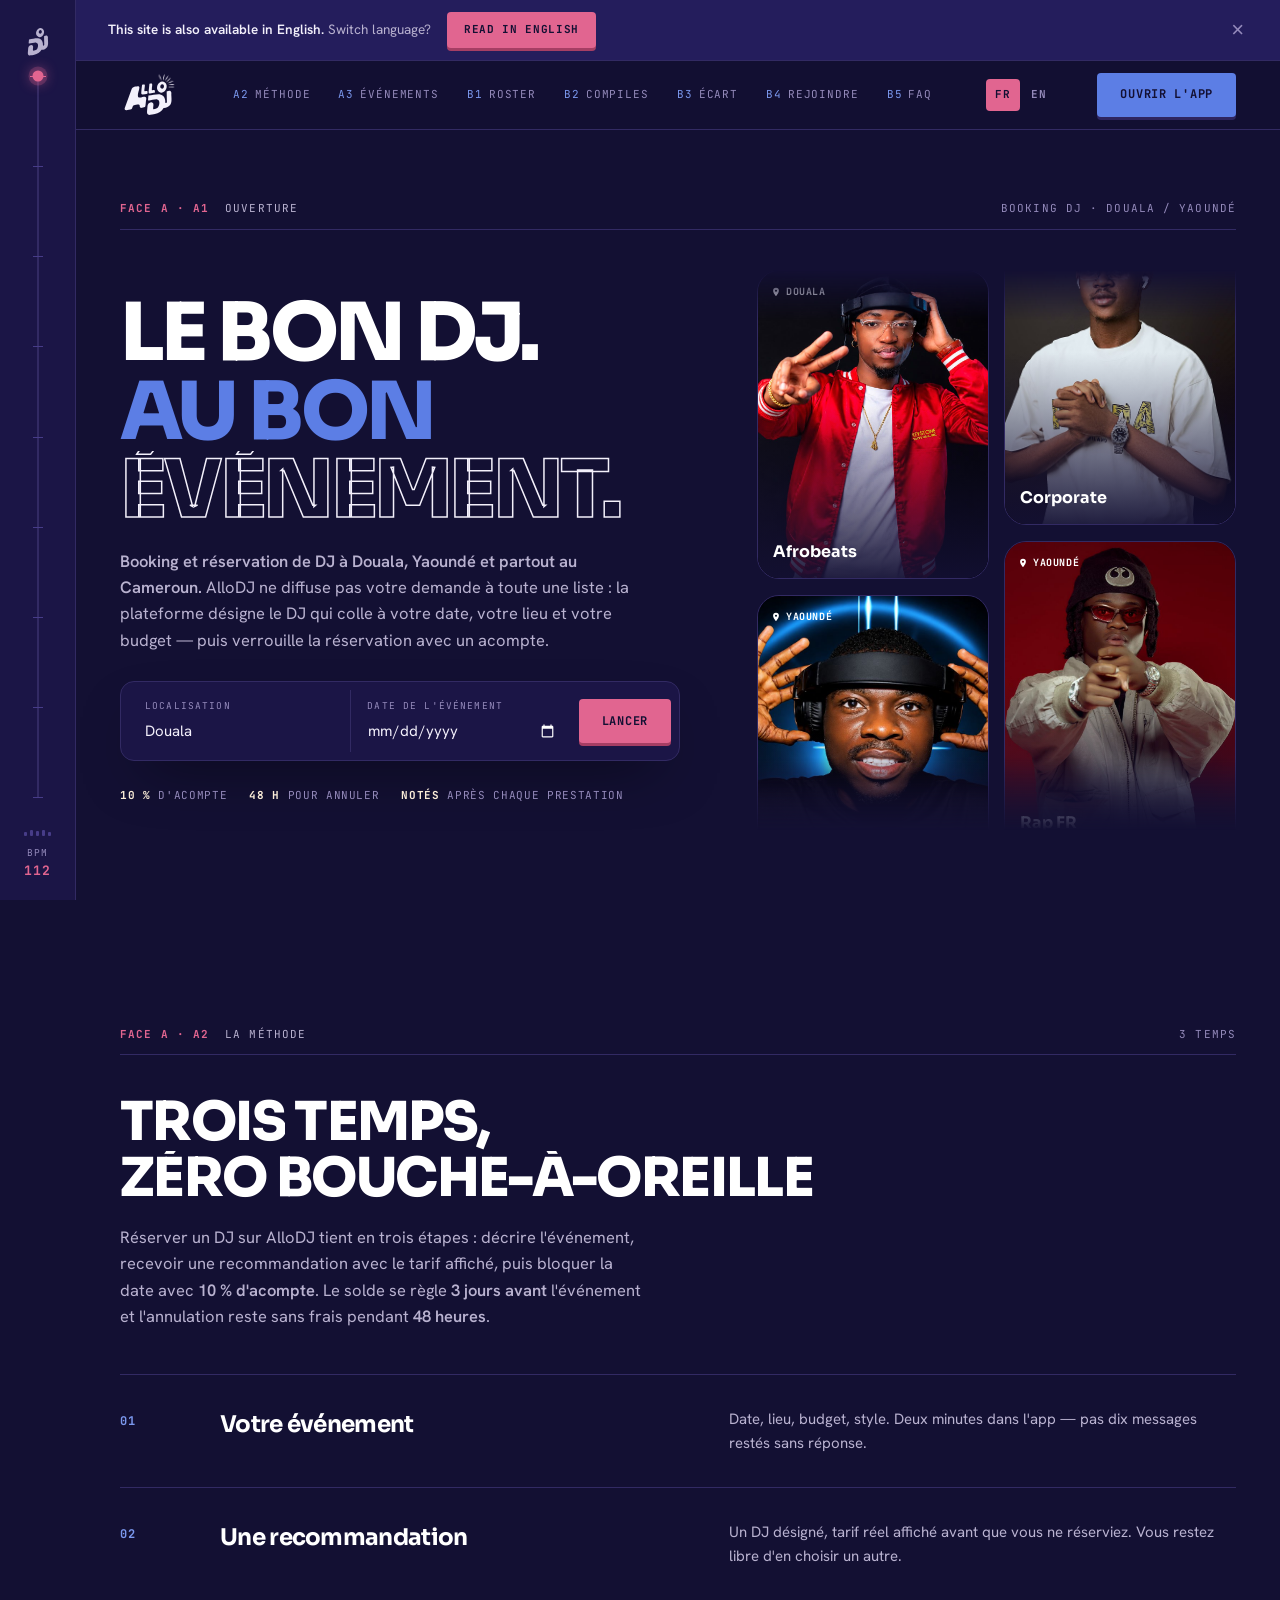
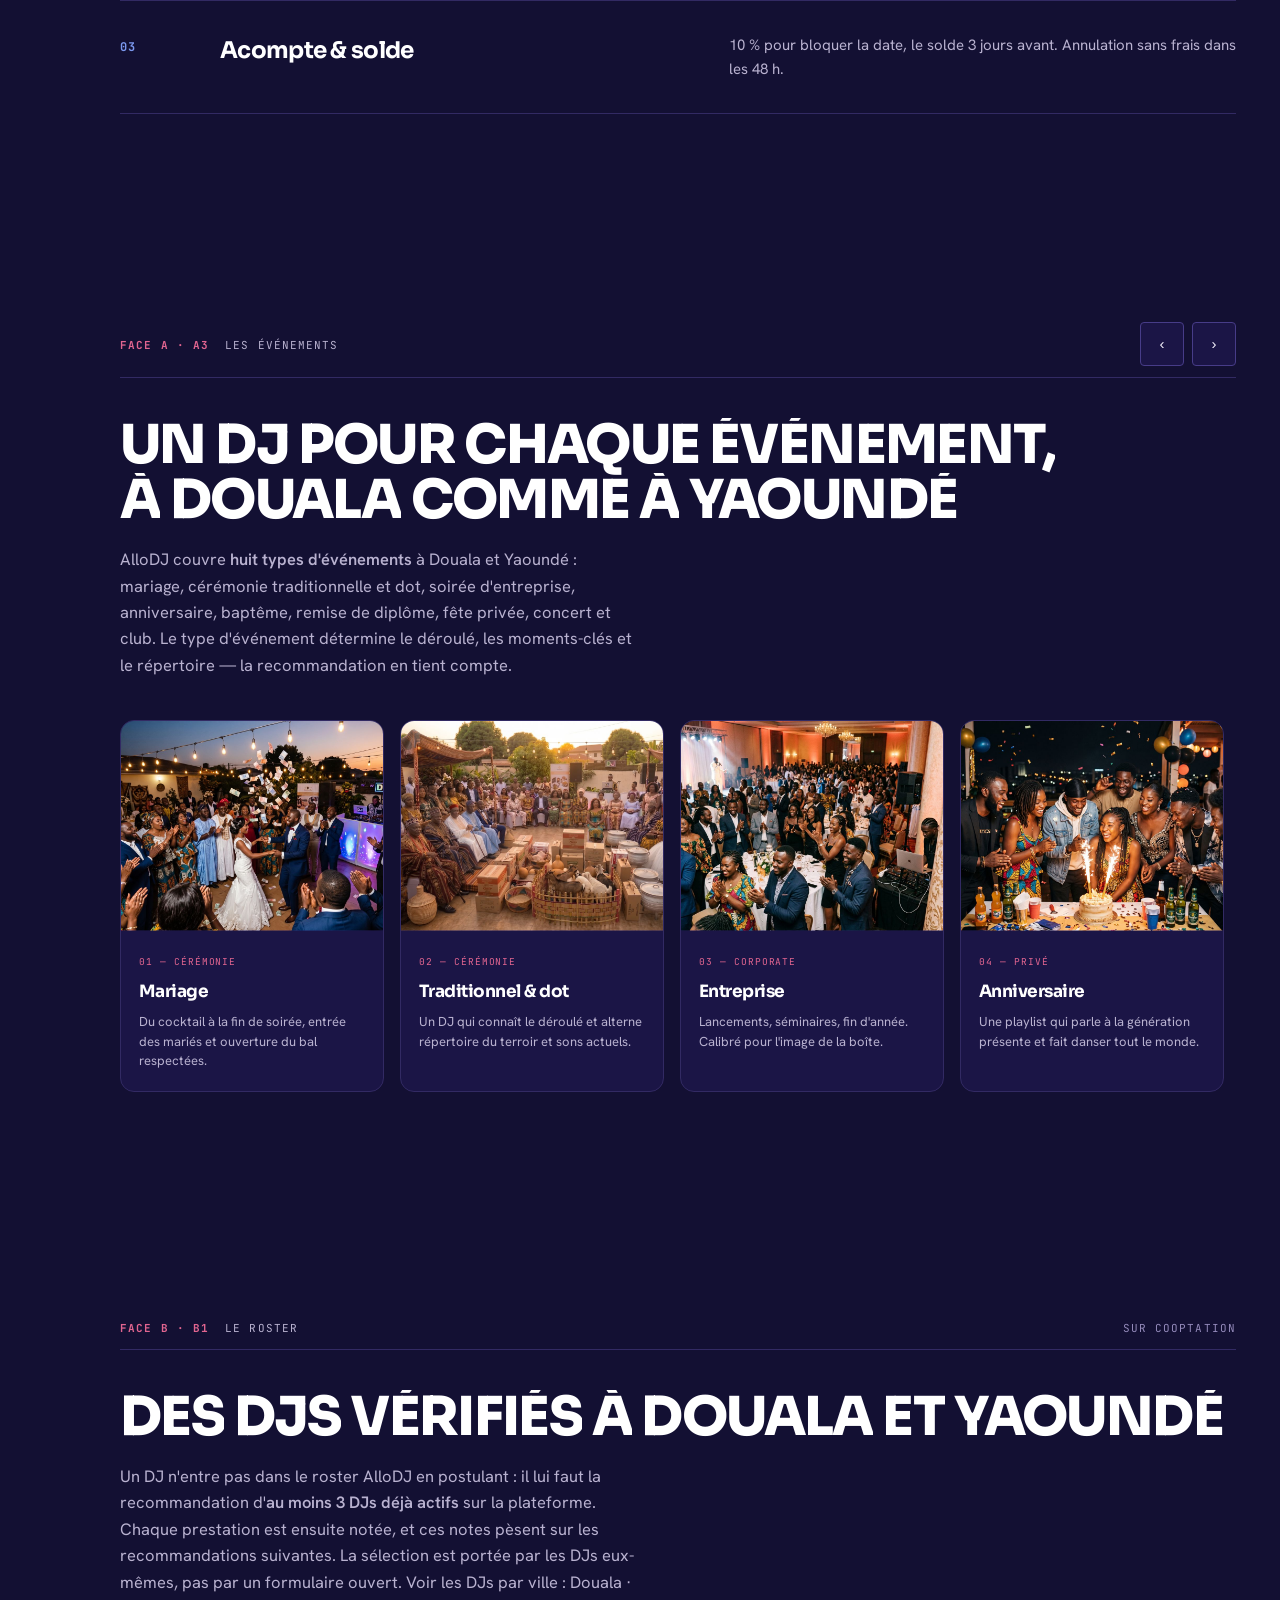
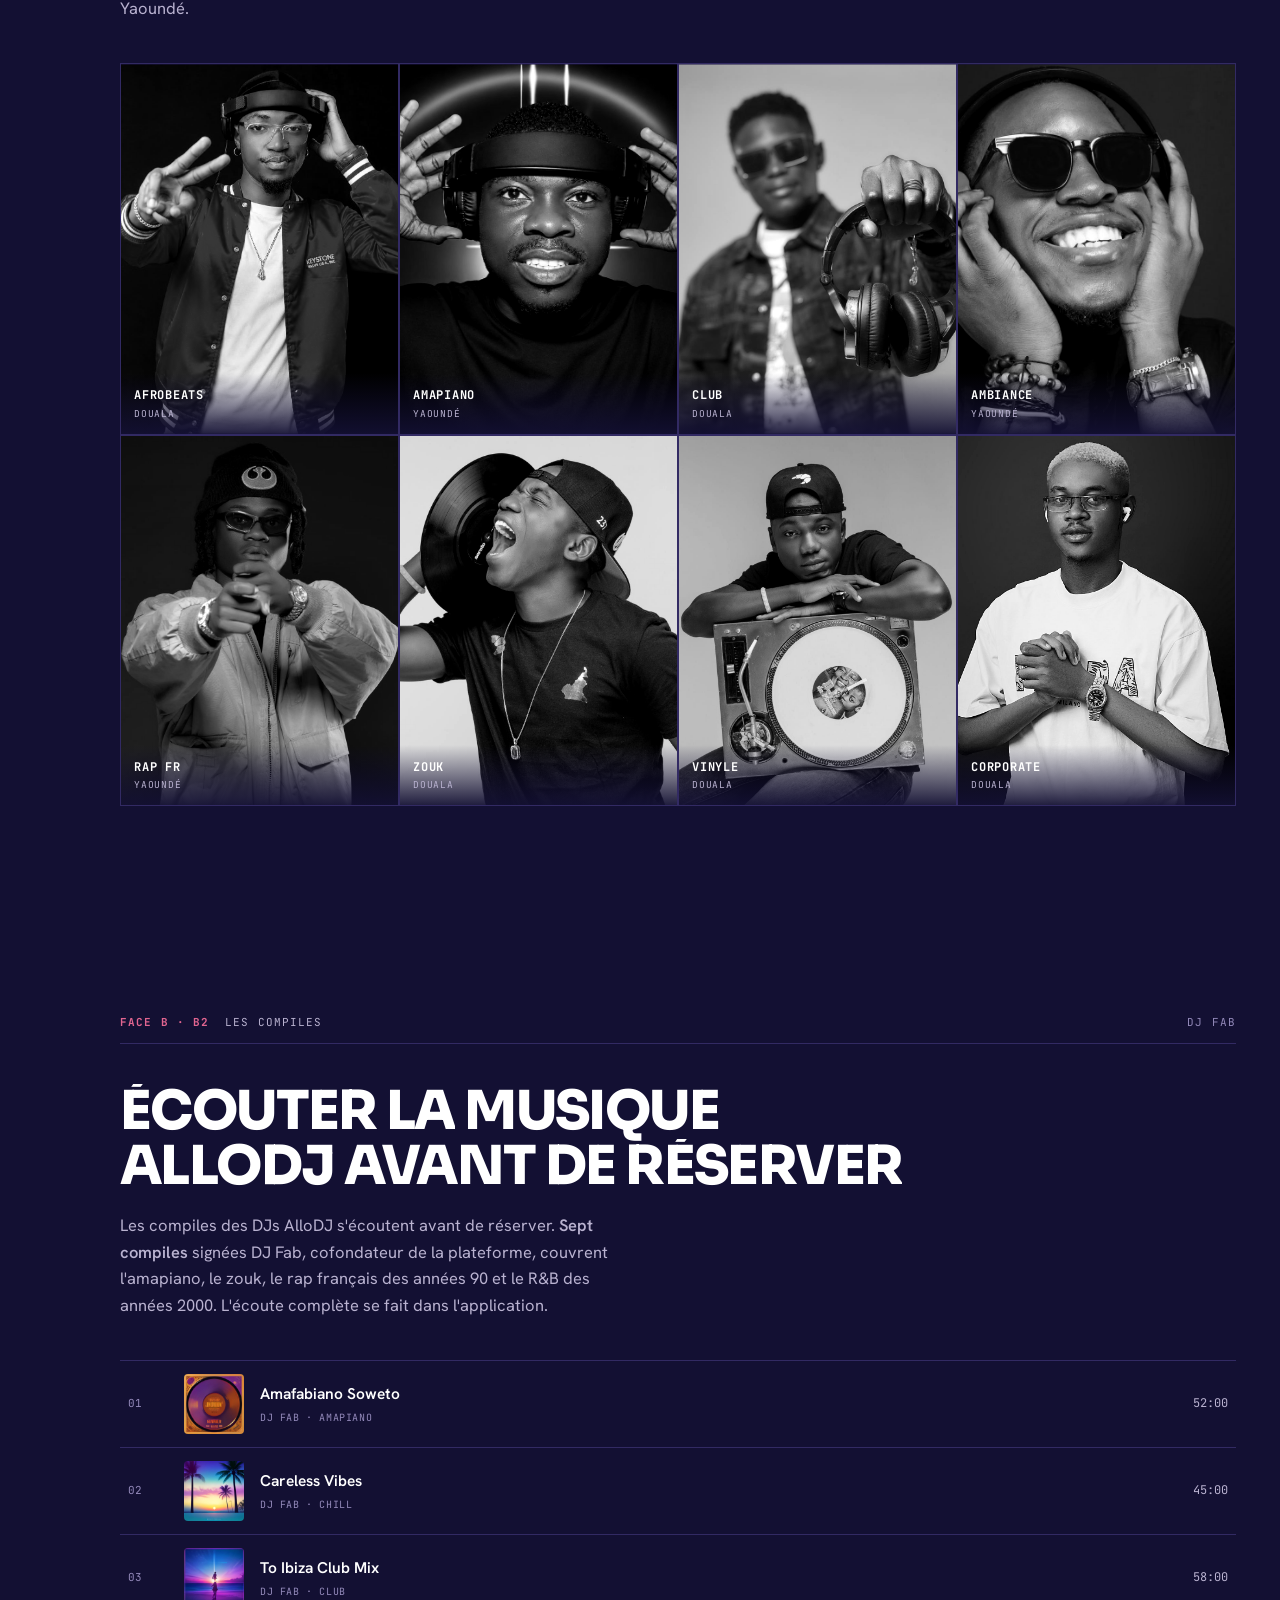
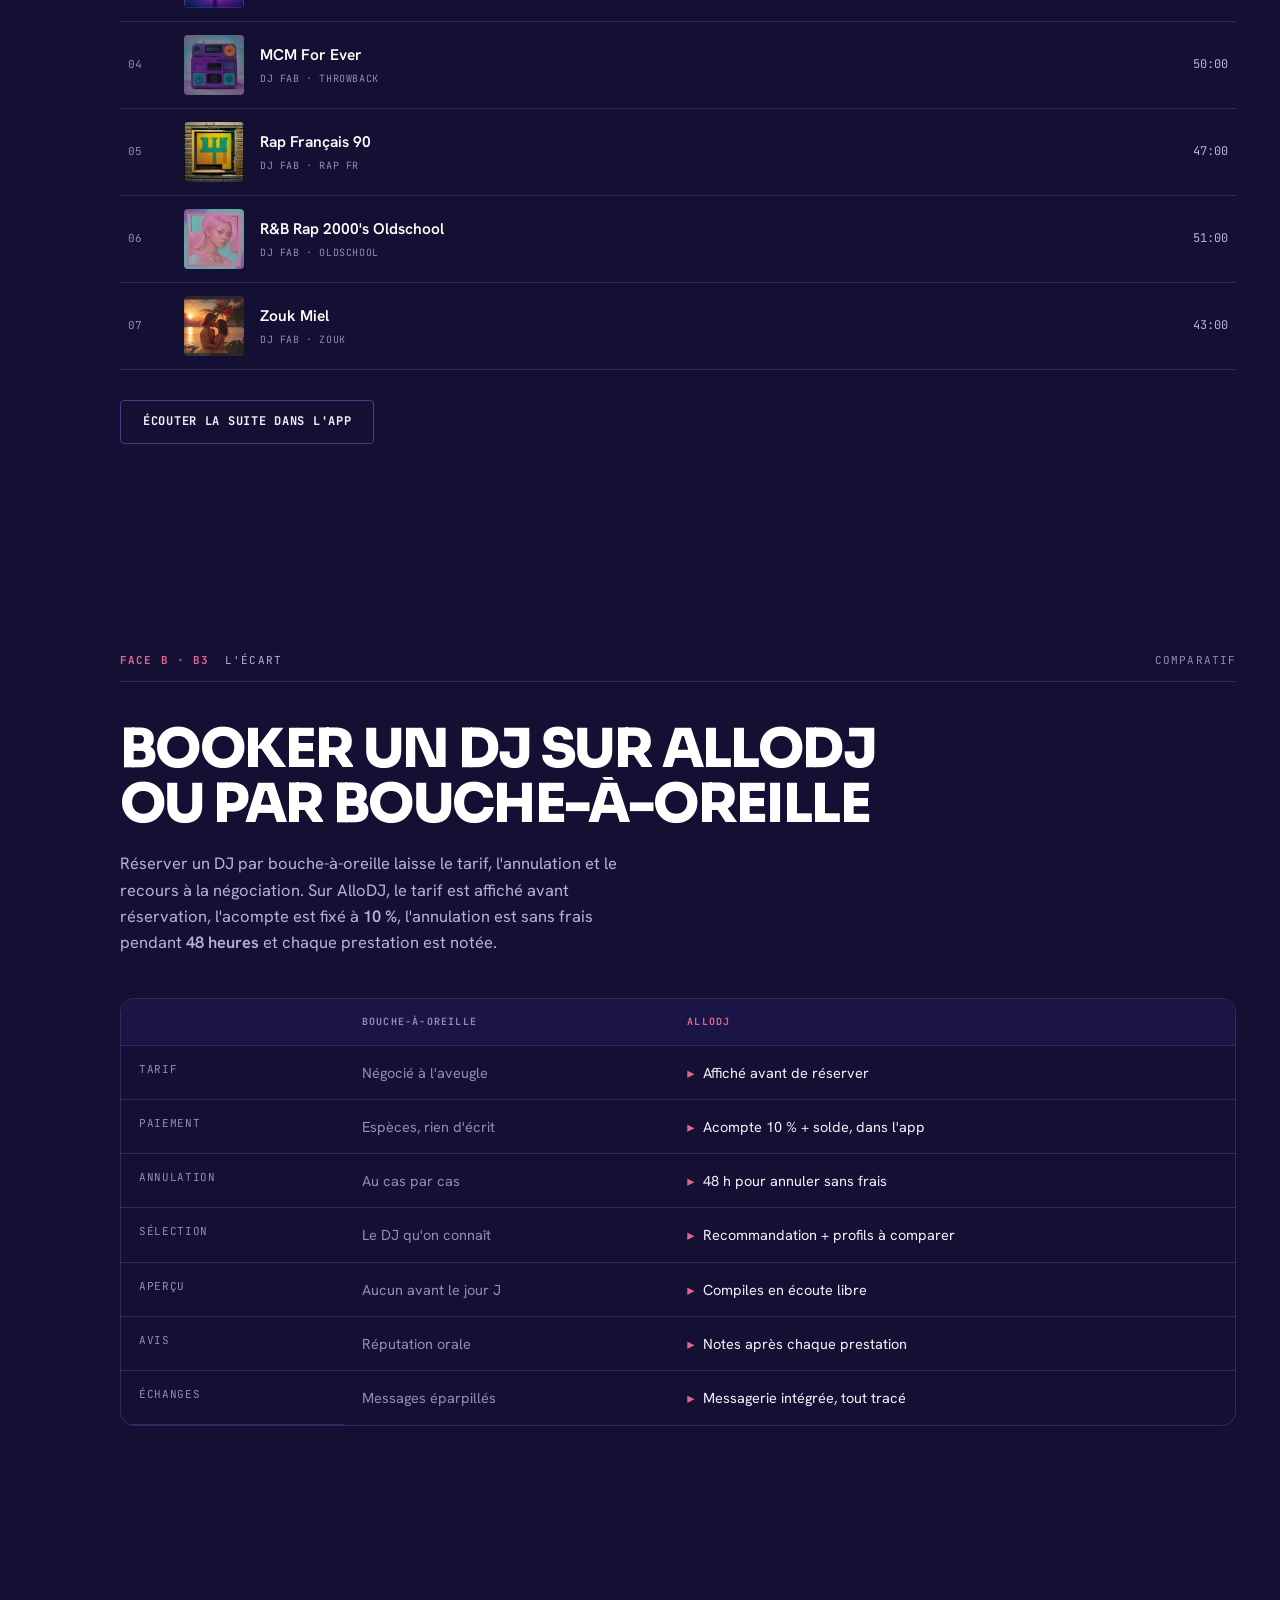
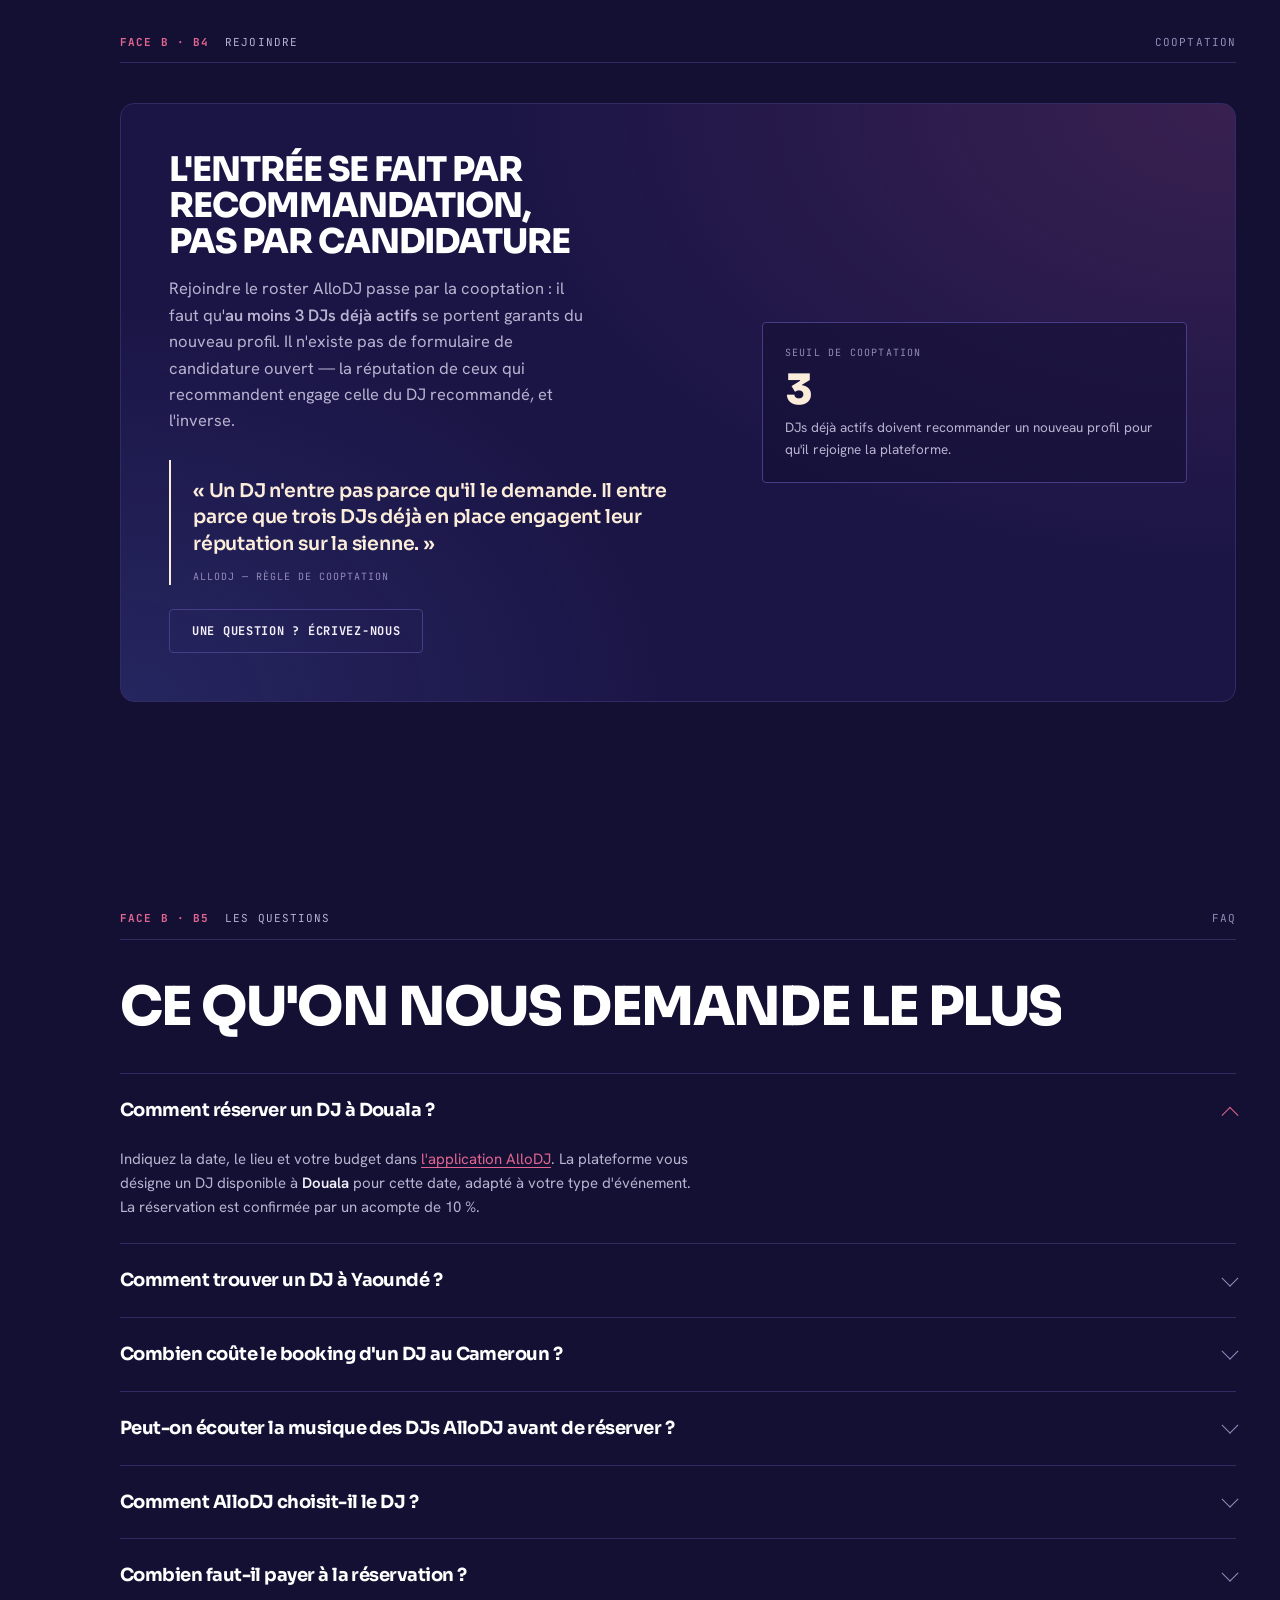
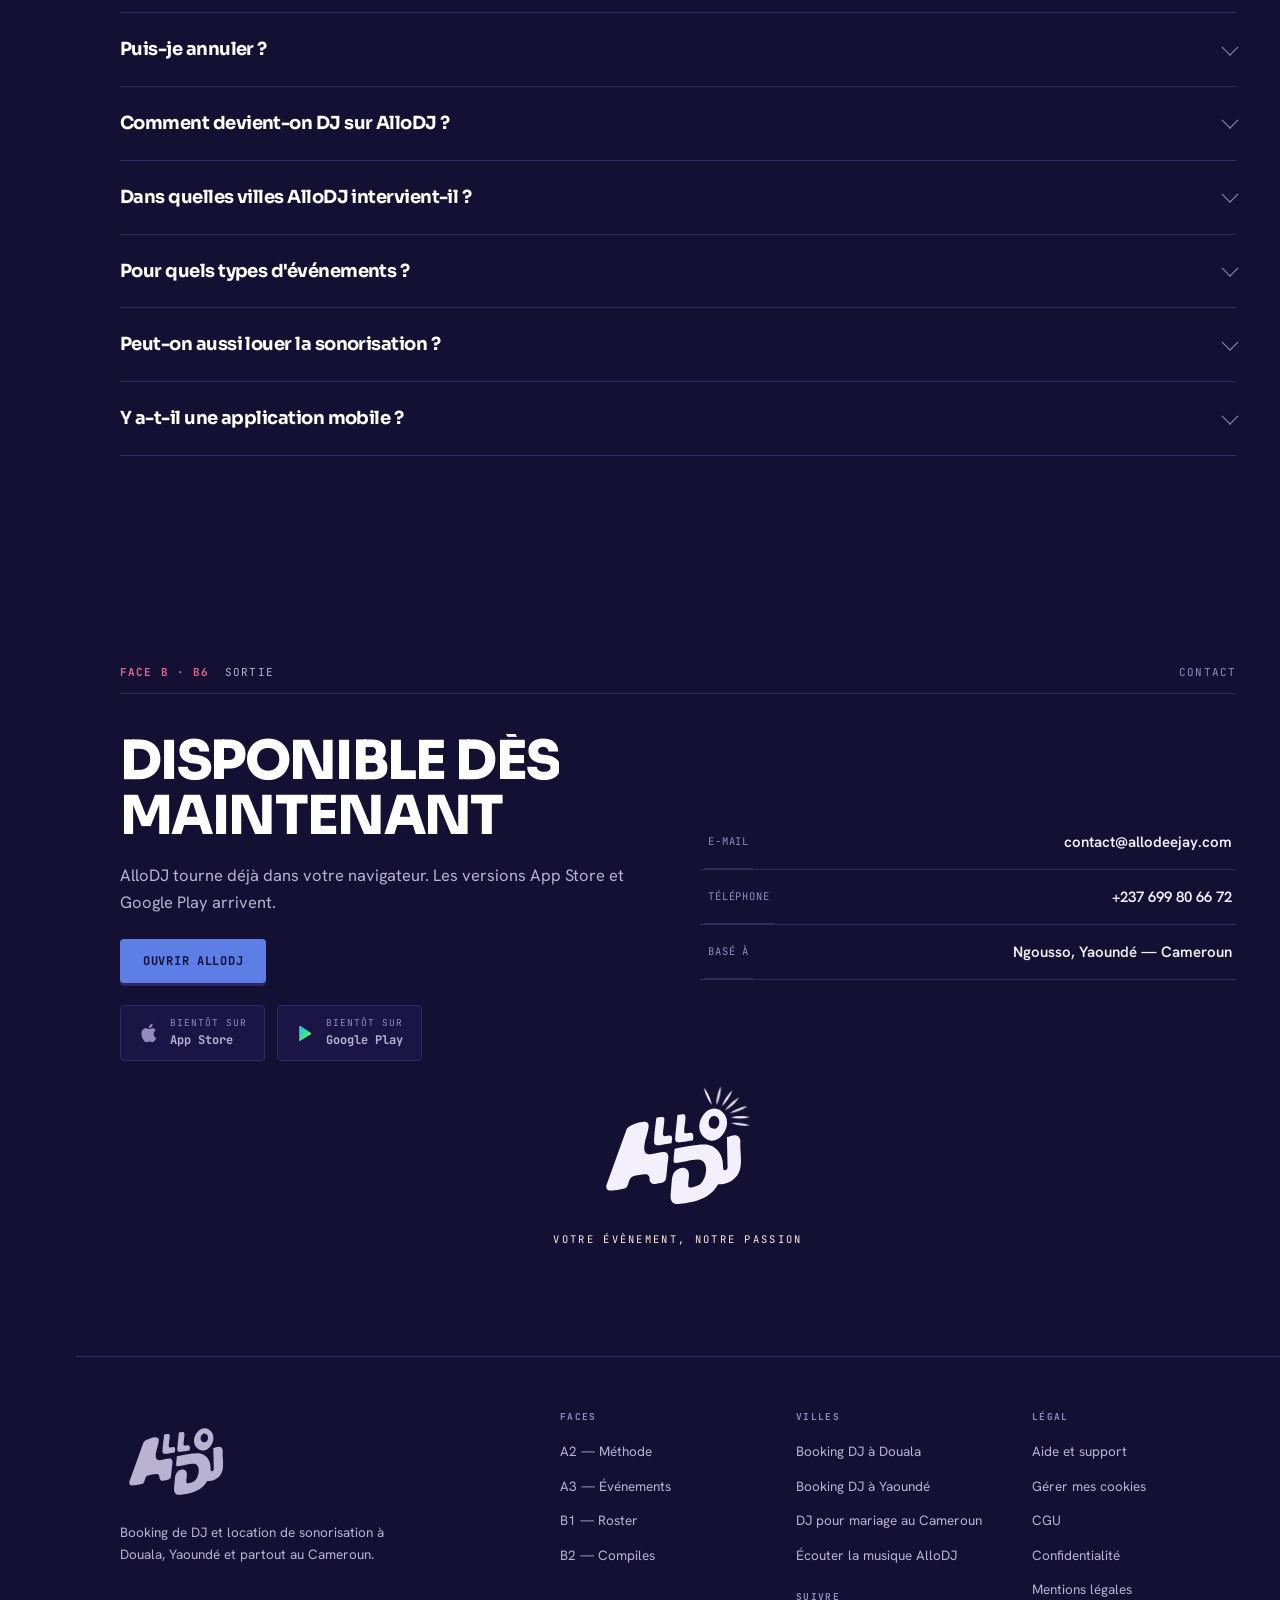
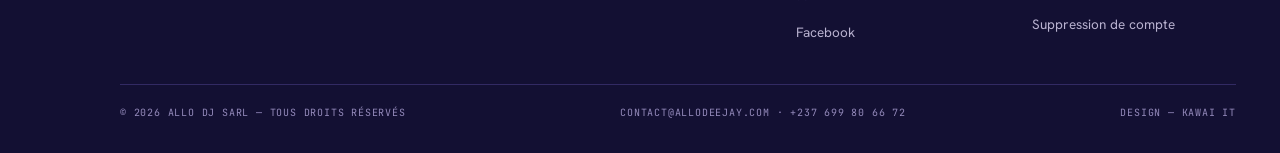
<file: index.html>
<!DOCTYPE html>
<html lang="fr">
<head>
<meta charset="UTF-8">
<meta name="viewport" content="width=device-width, initial-scale=1.0">
<script>
/* Consent Mode v2 — DOIT rester le premier script de la page. Google ignore
   un `default` posé après un `config`, et une extension qui charge gtag avant
   nous traquerait sans consentement. Ne pas déplacer, ne pas différer. */
window.dataLayer = window.dataLayer || [];
function gtag(){dataLayer.push(arguments);}
gtag('consent', 'default', {
  ad_storage: 'denied',
  ad_user_data: 'denied',
  ad_personalization: 'denied',
  analytics_storage: 'denied',
  functionality_storage: 'granted',
  security_storage: 'granted',
  wait_for_update: 500
});

/* Identifiants Google. La bannière s'affiche dès qu'un traceur est présent —
   soit renseigné ici, soit détecté dans la page (extension, balise collée).
   `forcer: true` l'affiche en toutes circonstances. */
window.AlloDJConsent = {
  ga4: '',            // G-XXXXXXXXXX  (Google Analytics 4)
  ads: '',            // AW-XXXXXXXXX  (Google Ads)
  forcer: false,
  politique: 'confidentialite.html'
};
</script>
<title>Booking DJ Cameroun — Réserver un DJ à Douala et Yaoundé | AlloDJ</title>
<meta name="description" content="Booking et réservation de DJ à Douala, Yaoundé et partout au Cameroun. Trouvez un DJ pour mariage, soirée d'entreprise ou club : AlloDJ désigne le DJ adapté à votre date, votre lieu et votre budget. 10 % d'acompte, annulation sous 48 h.">
<link rel="canonical" href="https://allodeejay.com/">
<link rel="alternate" hreflang="fr" href="https://allodeejay.com/">
<link rel="alternate" hreflang="en" href="https://allodeejay.com/en/">
<link rel="alternate" hreflang="x-default" href="https://allodeejay.com/">
<meta name="robots" content="index,follow,max-snippet:-1,max-image-preview:large,max-video-preview:-1">
<meta name="author" content="AlloDJ">
<meta name="dateModified" content="2026-09-08">
<meta name="theme-color" content="#0A0A0B">
<meta name="geo.region" content="CM">
<meta name="geo.placename" content="Douala, Yaoundé">

<meta property="og:type" content="website">
<meta property="og:site_name" content="AlloDJ">
<meta property="og:locale" content="fr_CM">
<meta property="og:url" content="https://allodeejay.com/">
<meta property="og:title" content="Booking DJ Cameroun — Réserver un DJ à Douala et Yaoundé">
<meta property="og:description" content="Trouvez un DJ à Douala ou Yaoundé sans passer par le bouche-à-oreille. AlloDJ désigne le DJ qui colle à votre date, votre lieu et votre budget.">
<meta property="og:image" content="https://allodeejay.com/assets/og-allodj.jpg">
<meta property="og:image:width" content="1200">
<meta property="og:image:height" content="630">
<meta property="og:image:alt" content="AlloDJ — réservation de DJ au Cameroun">
<meta name="twitter:card" content="summary_large_image">
<meta name="twitter:title" content="Booking DJ Cameroun — Réserver un DJ à Douala et Yaoundé">
<meta name="twitter:description" content="Réservation de DJ à Douala, Yaoundé et au Cameroun. Le DJ désigné selon votre date, votre lieu et votre budget.">
<meta name="twitter:image" content="https://allodeejay.com/assets/og-allodj.jpg">

<link rel="icon" href="assets/favicon.ico" sizes="any">
<link rel="icon" type="image/svg+xml" href="assets/favicon.svg">
<link rel="icon" type="image/png" sizes="32x32" href="assets/favicon-32.png">
<link rel="icon" type="image/png" sizes="16x16" href="assets/favicon-16.png">
<link rel="apple-touch-icon" sizes="180x180" href="assets/apple-touch-icon.png">
<link rel="manifest" href="/site.webmanifest">
<link rel="preload" href="assets/fonts/sora-800-latin.woff2" as="font" type="font/woff2" crossorigin>
<link rel="preload" href="assets/fonts/hanken-grotesk-400-latin.woff2" as="font" type="font/woff2" crossorigin>
<link rel="stylesheet" href="assets/fonts.css">

<script type="application/ld+json">
{
  "@context": "https://schema.org",
  "@graph": [
    {
      "@type": "Organization",
      "@id": "https://allodeejay.com/#org",
      "name": "AlloDJ",
      "alternateName": [
        "Allo DJ",
        "AlloDeeJay",
        "ALLO DJ SARL"
      ],
      "description": "Plateforme de booking et de réservation de DJ à Douala, Yaoundé et partout au Cameroun, avec location de sonorisation.",
      "url": "https://allodeejay.com/",
      "logo": "https://allodeejay.com/assets/logo.png",
      "email": "contact@allodeejay.com",
      "sameAs": [
        "https://www.facebook.com/profile.php?id=100092519151625",
        "https://appli.allodeejay.com/"
      ],
      "telephone": "+237699806672",
      "areaServed": [
        {
          "@type": "City",
          "name": "Douala"
        },
        {
          "@type": "City",
          "name": "Yaoundé"
        }
      ],
      "address": {
        "@type": "PostalAddress",
        "streetAddress": "Ngousso",
        "addressLocality": "Yaoundé",
        "addressRegion": "Centre",
        "addressCountry": "CM"
      },
      "legalName": "ALLO DJ SARL",
      "taxID": "M012317865859Z",
      "founder": {
        "@type": "Person",
        "name": "Njewa Ngangue Serge"
      },
      "vatID": "M012317865859Z",
      "identifier": {
        "@type": "PropertyValue",
        "propertyID": "RCCM",
        "value": "CM-NSI-02-2023B13-00329"
      }
    },
    {
      "@type": "WebSite",
      "@id": "https://allodeejay.com/#site",
      "url": "https://allodeejay.com/",
      "name": "AlloDJ",
      "inLanguage": "fr-CM",
      "publisher": {
        "@id": "https://allodeejay.com/#org"
      },
      "potentialAction": {
        "@type": "SearchAction",
        "target": {
          "@type": "EntryPoint",
          "urlTemplate": "https://appli.allodeejay.com/#/home?ville={search_term_string}"
        },
        "query-input": "required name=search_term_string"
      }
    },
    {
      "@type": "WebPage",
      "@id": "https://allodeejay.com/#webpage",
      "url": "https://allodeejay.com/",
      "name": "Booking DJ Cameroun — Réserver un DJ à Douala et Yaoundé",
      "isPartOf": {
        "@id": "https://allodeejay.com/#site"
      },
      "about": {
        "@id": "https://allodeejay.com/#org"
      },
      "primaryImageOfPage": "https://allodeejay.com/assets/og-allodj.jpg",
      "inLanguage": "fr-CM",
      "dateModified": "2026-09-08",
      "speakable": {
        "@type": "SpeakableSpecification",
        "cssSelector": [
          ".lede",
          ".faq details p"
        ]
      },
      "breadcrumb": {
        "@id": "https://allodeejay.com/#fil"
      }
    },
    {
      "@type": "BreadcrumbList",
      "@id": "https://allodeejay.com/#fil",
      "itemListElement": [
        {
          "@type": "ListItem",
          "position": 1,
          "name": "Accueil",
          "item": "https://allodeejay.com/"
        },
        {
          "@type": "ListItem",
          "position": 2,
          "name": "Booking DJ à Douala",
          "item": "https://allodeejay.com/dj-douala.html"
        },
        {
          "@type": "ListItem",
          "position": 3,
          "name": "Types d'événements",
          "item": "https://allodeejay.com/#a3"
        },
        {
          "@type": "ListItem",
          "position": 4,
          "name": "Roster de DJs",
          "item": "https://allodeejay.com/#b1"
        },
        {
          "@type": "ListItem",
          "position": 5,
          "name": "Questions fréquentes",
          "item": "https://allodeejay.com/#b5"
        }
      ]
    },
    {
      "@type": "Service",
      "@id": "https://allodeejay.com/#service",
      "name": "Booking et réservation de DJ à Douala, Yaoundé et au Cameroun",
      "serviceType": "Réservation de DJ pour événement",
      "provider": {
        "@id": "https://allodeejay.com/#org"
      },
      "areaServed": {
        "@type": "Country",
        "name": "Cameroun"
      },
      "description": "Trouver et réserver un DJ à Douala, Yaoundé et partout au Cameroun : AlloDJ désigne le DJ adapté à la date, au lieu et au budget de l'événement, puis verrouille la réservation avec un acompte de 10 %. Location de sonorisation incluse au catalogue.",
      "termsOfService": "https://allodeejay.com/cgu.html",
      "hasOfferCatalog": {
        "@type": "OfferCatalog",
        "name": "Types d'événements couverts",
        "itemListElement": [
          {
            "@type": "Offer",
            "itemOffered": {
              "@type": "Service",
              "name": "DJ pour mariage"
            }
          },
          {
            "@type": "Offer",
            "itemOffered": {
              "@type": "Service",
              "name": "DJ pour cérémonie traditionnelle et dot"
            }
          },
          {
            "@type": "Offer",
            "itemOffered": {
              "@type": "Service",
              "name": "DJ pour soirée d'entreprise"
            }
          },
          {
            "@type": "Offer",
            "itemOffered": {
              "@type": "Service",
              "name": "DJ pour anniversaire"
            }
          },
          {
            "@type": "Offer",
            "itemOffered": {
              "@type": "Service",
              "name": "DJ pour baptême"
            }
          },
          {
            "@type": "Offer",
            "itemOffered": {
              "@type": "Service",
              "name": "DJ pour remise de diplôme"
            }
          },
          {
            "@type": "Offer",
            "itemOffered": {
              "@type": "Service",
              "name": "DJ pour fête privée"
            }
          },
          {
            "@type": "Offer",
            "itemOffered": {
              "@type": "Service",
              "name": "DJ pour concert et club"
            }
          },
          {
            "@type": "Offer",
            "itemOffered": {
              "@type": "Service",
              "name": "Location de sonorisation"
            }
          }
        ]
      }
    },
    {
      "@type": "WebApplication",
      "@id": "https://allodeejay.com/#app",
      "name": "AlloDJ",
      "url": "https://appli.allodeejay.com/#/home",
      "applicationCategory": "LifestyleApplication",
      "operatingSystem": "Web",
      "inLanguage": "fr",
      "publisher": {
        "@id": "https://allodeejay.com/#org"
      },
      "description": "Application de booking de DJ et de location de sonorisation à Douala et Yaoundé, au Cameroun. Permet aussi d'écouter la musique des DJs de la plateforme avant de réserver."
    },
    {
      "@type": "FAQPage",
      "@id": "https://allodeejay.com/#faq",
      "isPartOf": {
        "@id": "https://allodeejay.com/#site"
      },
      "mainEntity": [
        {
          "@type": "Question",
          "name": "Comment réserver un DJ à Douala ?",
          "acceptedAnswer": {
            "@type": "Answer",
            "text": "Indiquez la date, le lieu et votre budget dans l'application AlloDJ. La plateforme désigne un DJ disponible à Douala pour cette date, adapté au type d'événement. La réservation est confirmée par un acompte de 10 %."
          }
        },
        {
          "@type": "Question",
          "name": "Comment trouver un DJ à Yaoundé ?",
          "acceptedAnswer": {
            "@type": "Answer",
            "text": "Le fonctionnement est le même qu'à Douala : le booking se fait depuis l'application, et le DJ proposé est choisi parmi ceux qui couvrent Yaoundé. Pas de mise en concurrence, pas de devis à comparer."
          }
        },
        {
          "@type": "Question",
          "name": "Combien coûte le booking d'un DJ au Cameroun ?",
          "acceptedAnswer": {
            "@type": "Answer",
            "text": "L'organisateur annonce son budget et AlloDJ cherche le DJ dans cette fourchette, plutôt que de faire comparer des devis. La seule règle fixe est l'acompte de 10 % à la réservation, le solde étant réglé 3 jours avant l'événement. Le tarif dépend du DJ, de la durée et du matériel demandé."
          }
        },
        {
          "@type": "Question",
          "name": "Peut-on écouter la musique des DJs AlloDJ avant de réserver ?",
          "acceptedAnswer": {
            "@type": "Answer",
            "text": "Oui. Les compiles et les sets des DJs de la plateforme sont en écoute libre, ce qui donne un aperçu direct de ce que l'on réserve. L'écoute complète se fait dans l'application."
          }
        },
        {
          "@type": "Question",
          "name": "Comment AlloDJ choisit-il le DJ ?",
          "acceptedAnswer": {
            "@type": "Answer",
            "text": "La plateforme croise trois critères : la date (le DJ doit être libre), le lieu (Douala ou Yaoundé aujourd'hui) et le budget annoncé. Elle désigne ensuite un profil précis — la demande n'est pas diffusée à une liste de DJs."
          }
        },
        {
          "@type": "Question",
          "name": "Combien faut-il payer à la réservation ?",
          "acceptedAnswer": {
            "@type": "Answer",
            "text": "Un acompte de 10 % du montant convenu valide la réservation. Le solde se règle 3 jours avant l'événement. Aucun autre frais n'est prélevé au moment de la réservation."
          }
        },
        {
          "@type": "Question",
          "name": "Peut-on annuler une réservation AlloDJ ?",
          "acceptedAnswer": {
            "@type": "Answer",
            "text": "Oui, sans frais dans les 48 heures qui suivent la réservation. Passé ce délai, l'acompte reste acquis au DJ qui a bloqué sa date."
          }
        },
        {
          "@type": "Question",
          "name": "Comment devient-on DJ sur AlloDJ ?",
          "acceptedAnswer": {
            "@type": "Answer",
            "text": "On ne postule pas. L'entrée se fait sur recommandation d'au moins 3 DJs déjà actifs sur la plateforme, qui se portent garants du niveau du nouveau profil."
          }
        },
        {
          "@type": "Question",
          "name": "Dans quelles villes AlloDJ intervient-il ?",
          "acceptedAnswer": {
            "@type": "Answer",
            "text": "Douala et Yaoundé, au Cameroun. D'autres villes suivront à mesure que le roster s'étoffe."
          }
        },
        {
          "@type": "Question",
          "name": "Pour quels types d'événements peut-on réserver un DJ ?",
          "acceptedAnswer": {
            "@type": "Answer",
            "text": "Mariage, cérémonie traditionnelle et dot, soirée d'entreprise, anniversaire, baptême, remise de diplôme, retour au pays, concert et club."
          }
        },
        {
          "@type": "Question",
          "name": "Peut-on aussi louer la sonorisation ?",
          "acceptedAnswer": {
            "@type": "Answer",
            "text": "Oui. La location de matériel de sonorisation se réserve depuis l'application, au même endroit que le DJ."
          }
        },
        {
          "@type": "Question",
          "name": "AlloDJ a-t-il une application mobile ?",
          "acceptedAnswer": {
            "@type": "Answer",
            "text": "AlloDJ fonctionne dès aujourd'hui dans le navigateur sur appli.allodeejay.com. Les versions App Store et Google Play sont en préparation."
          }
        }
      ]
    }
  ]
}
</script>
<script>document.documentElement.classList.add('js');</script>
<link rel="stylesheet" href="assets/site.css">
</head>
<body>

<aside class="rail" aria-label="Index des sections">
  <span class="logo" style="color:var(--ink-2)" aria-hidden="true">
    <svg viewBox="900 0 1900 2206" style="height:38px" aria-hidden="true"><g><path d="M2430.65,926.18c16.73,15.05,31.58,47.48,33.7,70.25-16.15,178.03,57.74,425.2-51.51,578.61-72.44,101.72-195.26,158.5-320.35,152.21-83.95,156.79-249.14,255.14-420.49,291.51-53.51,11.36-249.97,45.97-293.07,37.86-46.13-8.68-75.36-51.46-80.27-96.12-5.3-48.23,7.78-166.31,12.68-220.49,4.78-52.92,7.39-139.66,30.3-183.93,40.61-78.49,159.18-147.81,234.3-74.49,64.08,62.54-2.13,213.85,20.4,291.51,27.47,27.38,162.26-22.89,193.39-46.17,110.94-83,156.32-383.59-4.23-410.79-107.34-18.18-289.14,51.18-402.81,54.82-44.77,1.43-35.16-43.71-33.86-78.63,1.93-51.85,12.59-108.49,15.57-160.85,175.42-26.49,350.39-74.31,528.94-68.09,151.46,21.63,248.18,126.36,273.13,275.04,4.84,28.82,3.94,139.69,20.55,149.64,25.69,15.38,64.26-16.78,63.12-44.14l-11.74-506.44c57.15-15.59,140.44-57.92,192.26-11.3Z"/><path d="M2154.44,509.11c-240.22-193.32-525.14,249.15-290.14,439.36,241.51,195.48,523.14-251.85,290.14-439.36ZM1987.42,790.7c-94.14-36-53.37-214.66,44.28-203.8,127.84,14.22,93.25,256.39-44.28,203.8Z"/></g></svg>
  </span>
  <div class="rail-tk"><div class="marks"><i></i><i></i><i></i><i></i><i></i><i></i><i></i><i></i></div><div class="head" id="head"></div></div>
  <div class="rail-vu" id="vu" aria-hidden="true"><i></i><i></i><i></i><i></i><i></i></div>
  <div class="rail-bpm" aria-hidden="true">BPM<b id="bpm">120</b></div>
</aside>

<div class="shell">

  <div class="langbar" id="langbar" hidden>
    <p><b>This site is also available in English.</b> Switch language?</p>
    <a href="/en/" class="btn btn-peak" id="langgo">Read in English</a>
    <button type="button" class="langx" id="langno" aria-label="Dismiss">&times;</button>
  </div>

  <div class="top">
    <div class="wrap top-in">
      <a href="#a1" class="logo" aria-label="AlloDJ, accueil">
        <svg viewBox="0 0 2837.43 2206.61" aria-hidden="true">
          <g>
            <path d="M2430.65,926.18c16.73,15.05,31.58,47.48,33.7,70.25-16.15,178.03,57.74,425.2-51.51,578.61-72.44,101.72-195.26,158.5-320.35,152.21-83.95,156.79-249.14,255.14-420.49,291.51-53.51,11.36-249.97,45.97-293.07,37.86-46.13-8.68-75.36-51.46-80.27-96.12-5.3-48.23,7.78-166.31,12.68-220.49,4.78-52.92,7.39-139.66,30.3-183.93,40.61-78.49,159.18-147.81,234.3-74.49,64.08,62.54-2.13,213.85,20.4,291.51,27.47,27.38,162.26-22.89,193.39-46.17,110.94-83,156.32-383.59-4.23-410.79-107.34-18.18-289.14,51.18-402.81,54.82-44.77,1.43-35.16-43.71-33.86-78.63,1.93-51.85,12.59-108.49,15.57-160.85,175.42-26.49,350.39-74.31,528.94-68.09,151.46,21.63,248.18,126.36,273.13,275.04,4.84,28.82,3.94,139.69,20.55,149.64,25.69,15.38,64.26-16.78,63.12-44.14l-11.74-506.44c57.15-15.59,140.44-57.92,192.26-11.3Z"/>
            <path d="M1240.03,1209.44c6.92,7.83,19.36,40.69,19.77,51.45,1.45,37.77-13.44,119.9-17.89,163.96-5.93,58.68-11.63,168.57-25.65,220.08-14.62,53.7-106.07,63.68-155.56,71.26-37.17,5.69-59.59,13.87-89.96-13.75-42.74-38.88-10.43-75.19-37.51-113.72-17.25-24.54-37.17-29.7-65.94-28.37-43.54,2.01-152.17,20.56-194.85,32.23-93.3,25.52-59.4,168.75-134.33,199.62-35.92,14.8-182.6,36.99-225.26,39.33-65.03,3.57-99.65-18.72-88.75-88.74l340.92-944.41c42.6-53.44,108.17-80.59,172.83-98.11,64.52-17.48,198.17-55.22,192.51,53.88-6.02,115.94-86.08,276.04-72.05,392.82,7.24,60.31,37.89,82.73,96.87,79.34,71.39-4.11,172.35-40.7,239.44-38.13,11.9.46,38.07,12.97,45.4,21.26Z"/>
            <path d="M2154.44,509.11c-240.22-193.32-525.14,249.15-290.14,439.36,241.51,195.48,523.14-251.85,290.14-439.36ZM1987.42,790.7c-94.14-36-53.37-214.66,44.28-203.8,127.84,14.22,93.25,256.39-44.28,203.8Z"/>
            <path d="M1388.64,1016.66c-20.45-16.33-13.82-59.39-14.29-83.16l37.7-368.7c104.43-3.02,140.58-50.46,132.29,85.03-4.32,70.56-25.07,141.96-17.96,213.41,8.05,24.64,87.91,2.66,109.46,3.39,65.65,2.25,33.66,129.95,33.66,129.95-56.76-1.75-240.08,52.62-280.86,20.07Z"/>
            <path d="M1309.46,919.59c26.29,21.2,7.68,91.35,2.19,121.33-70.83,4.92-155.19,32.54-224.37,34.46-74.04,2.05-68.13-46.36-65.79-104.08,3.81-93.7,19.58-214.02,31.52-308.73,1.29-10.19,6.36-47.04,12.08-50.93,28.48-1.21,115.13-26.25,125.2,8.02,14.84,53.61-35.76,256.13-14.56,291.78,19.85,33.38,101.62-17.74,133.72,8.14Z"/>
          </g>
          <g>
            <path class="ray" d="M2063.28,399.98c-3.54-93.29,26.9-223.9,71.73-305.86,3.72,93.28-27.06,223.82-71.73,305.86h0Z"/>
            <path class="ray" d="M2154.78,419.99c28.89-88.77,102.54-200.84,172.92-262.29-28.71,88.83-102.66,200.71-172.92,262.29h0Z"/>
            <path class="ray" d="M1985.13,398.27c-59.97-71.54-115.98-193.39-130.79-285.64,60.12,71.43,115.8,193.43,130.79,285.64h0Z"/>
            <path class="ray" d="M2442.15,276.13c-49.88,78.91-148.88,169.37-232.24,211.58,49.72-79.02,148.97-169.21,232.24-211.58h0Z"/>
            <path class="ray" d="M2575.78,423.92c-74.47,56.3-198.98,106.11-291.86,116.26,74.36-56.45,199.01-105.93,291.86-116.26h0Z"/>
            <path class="ray" d="M2620.18,605.04c-89.66,25.98-223.76,28.03-314.13,4.34,89.62-26.16,223.72-27.85,314.13-4.34h0Z"/>
            <path class="ray" d="M2620.64,741.47c-92.34,13.72-225.49-2.24-311.88-37.84,92.32-13.9,225.43,2.41,311.88,37.84h0Z"/>
          </g>
        </svg>
      </a>
      <nav class="nav" id="nav">
        <a href="#a2"><i>A2</i>Méthode</a>
        <a href="#a3"><i>A3</i>Événements</a>
        <a href="#b1"><i>B1</i>Roster</a>
        <a href="#b2"><i>B2</i>Compiles</a>
        <a href="#b3"><i>B3</i>Écart</a>
        <a href="#b4"><i>B4</i>Rejoindre</a>
        <a href="#b5"><i>B5</i>FAQ</a>
      </nav>
      <p class="lang" aria-label="Langue du site">
        <a href="/" hreflang="fr" lang="fr" class="on" aria-current="true">FR</a>
        <a href="/en/" hreflang="en" lang="en">EN</a>
      </p>
      <a href="https://appli.allodeejay.com/#/home" target="_blank" rel="noopener" class="btn btn-pad">Ouvrir l'app</a>
    </div>
  </div>

  <!-- A1 -->
  <section class="hero" id="a1">
    <div class="wrap">
      <div class="slate"><span class="tk">Face A · A1</span><span class="ttl">Ouverture</span><span class="rt">Booking DJ · Douala / Yaoundé</span></div>
      <div class="hero-grid">
        <div>
          <h1>
            <span class="ln"><span>Le bon DJ.</span></span>
            <span class="ln"><span class="hot">Au bon</span></span>
            <span class="ln"><span class="out">événement.</span></span>
          </h1>
          <p class="lede"><b>Booking et réservation de DJ à Douala, Yaoundé et partout au Cameroun.</b> AlloDJ ne diffuse pas votre demande à toute une liste : la plateforme désigne le DJ qui colle à votre date, votre lieu et votre budget — puis verrouille la réservation avec un acompte.</p>

          <form class="find" action="https://appli.allodeejay.com/#/home" target="_blank" rel="noopener" aria-label="Recherche rapide de DJ">
            <div class="f">
              <label for="q-ville">Localisation</label>
              <select id="q-ville" name="ville"><option>Douala</option><option>Yaoundé</option></select>
            </div>
            <div class="f">
              <label for="q-date">Date de l'événement</label>
              <input id="q-date" type="date" name="date">
            </div>
            <button type="submit" class="btn btn-peak">Lancer</button>
          </form>

          <div class="trust">
            <span><b data-count="10" data-suffix=" %">0 %</b> d'acompte</span>
            <span><b data-count="48" data-suffix=" H">0 H</b> pour annuler</span>
            <span><b>Notés</b> après chaque prestation</span>
          </div>
        </div>

        <div class="cols" aria-hidden="true">
          <div class="col col-a" id="col-a"></div>
          <div class="col col-b" id="col-b"></div>
        </div>
      </div>
    </div>
  </section>

  <!-- A2 -->
  <section id="a2">
    <div class="wrap">
      <div class="slate"><span class="tk">Face A · A2</span><span class="ttl">La méthode</span><span class="rt">3 temps</span></div>
      <h2 class="big rv">Trois temps,<br>zéro bouche-à-oreille</h2>
      <p class="lede rv">Réserver un DJ sur AlloDJ tient en trois étapes&nbsp;: décrire l'événement, recevoir une recommandation avec le tarif affiché, puis bloquer la date avec <b>10&nbsp;% d'acompte</b>. Le solde se règle <b>3 jours avant</b> l'événement et l'annulation reste sans frais pendant <b>48 heures</b>.</p>
      <div class="steps rvg" style="margin-top:44px;">
        <div class="step"><span class="n">01</span><h3>Votre événement</h3><p>Date, lieu, budget, style. Deux minutes dans l'app — pas dix messages restés sans réponse.</p></div>
        <div class="step"><span class="n">02</span><h3>Une recommandation</h3><p>Un DJ désigné, tarif réel affiché avant que vous ne réserviez. Vous restez libre d'en choisir un autre.</p></div>
        <div class="step"><span class="n">03</span><h3>Acompte &amp; solde</h3><p>10 % pour bloquer la date, le solde 3 jours avant. Annulation sans frais dans les 48 h.</p></div>
      </div>
    </div>
  </section>

  <!-- A3 -->
  <section id="a3">
    <div class="wrap">
      <div class="slate"><span class="tk">Face A · A3</span><span class="ttl">Les événements</span><div class="arrows"><button type="button" id="prev" aria-label="Précédent">‹</button><button type="button" id="next" aria-label="Suivant">›</button></div></div>
      <h2 class="big rv">Un DJ pour chaque événement, à Douala comme à Yaoundé</h2>
      <p class="lede rv">AlloDJ couvre <b>huit types d'événements</b> à Douala et Yaoundé&nbsp;: mariage, cérémonie traditionnelle et dot, soirée d'entreprise, anniversaire, baptême, remise de diplôme, fête privée, concert et club. Le type d'événement détermine le déroulé, les moments-clés et le répertoire — la recommandation en tient compte.</p>
      <div class="crates rvg" id="crates" style="margin-top:38px;">
        <article class="crate"><div class="ph"><img src="assets/photos/evt-mariage.jpg" alt="Ouverture du bal lors d'un mariage, DJ en fond de salle" loading="lazy"></div><div class="bd"><span class="tag">01 — Cérémonie</span><h3>Mariage</h3><p>Du cocktail à la fin de soirée, entrée des mariés et ouverture du bal respectées.</p></div></article>
        <article class="crate"><div class="ph"><img src="assets/photos/evt-tradi.jpg" alt="Cérémonie traditionnelle et dot, familles réunies sous la tente" loading="lazy"></div><div class="bd"><span class="tag">02 — Cérémonie</span><h3>Traditionnel &amp; dot</h3><p>Un DJ qui connaît le déroulé et alterne répertoire du terroir et sons actuels.</p></div></article>
        <article class="crate"><div class="ph"><img src="assets/photos/evt-entreprise.jpg" alt="Soirée de fin d'année en entreprise, tables et scène éclairée" loading="lazy"></div><div class="bd"><span class="tag">03 — Corporate</span><h3>Entreprise</h3><p>Lancements, séminaires, fin d'année. Calibré pour l'image de la boîte.</p></div></article>
        <article class="crate"><div class="ph"><img src="assets/photos/evt-anniversaire.jpg" alt="Anniversaire, gâteau et bougies au milieu des invités" loading="lazy"></div><div class="bd"><span class="tag">04 — Privé</span><h3>Anniversaire</h3><p>Une playlist qui parle à la génération présente et fait danser tout le monde.</p></div></article>
        <article class="crate"><div class="ph"><img src="assets/photos/evt-bapteme.jpg" alt="Réception de baptême, table dressée sous des guirlandes lumineuses" loading="lazy"></div><div class="bd"><span class="tag">05 — Famille</span><h3>Baptême</h3><p>Ambiance familiale, puis montée en énergie une fois les enfants couchés.</p></div></article>
        <article class="crate"><div class="ph"><img src="assets/photos/evt-diplome.jpg" alt="Remise de diplôme, chapeaux lancés au crépuscule" loading="lazy"></div><div class="bd"><span class="tag">06 — Privé</span><h3>Remise de diplôme</h3><p>Célébration jeune et rythmée pour marquer le coup avec la promo.</p></div></article>
        <article class="crate"><div class="ph"><img src="assets/photos/evt-prive.jpg" alt="Fête privée sur une terrasse, invités en train de danser" loading="lazy"></div><div class="bd"><span class="tag">07 — Privé</span><h3>Retour au pays</h3><p>Retrouvailles de la diaspora, fêtes à la maison, soirées entre proches.</p></div></article>
        <article class="crate"><div class="ph"><img src="assets/photos/evt-club.jpg" alt="Set en club, foule et faisceaux lumineux" loading="lazy"></div><div class="bd"><span class="tag">08 — Scène</span><h3>Concert &amp; club</h3><p>Warm-up, première partie ou set principal, avec le matériel qu'il faut.</p></div></article>
      </div>
    </div>
  </section>

  <!-- B1 -->
  <section id="b1">
    <div class="wrap">
      <div class="slate"><span class="tk">Face B · B1</span><span class="ttl">Le roster</span><span class="rt">Sur cooptation</span></div>
      <h2 class="big rv">Des DJs vérifiés à Douala et Yaoundé</h2>
      <p class="lede rv">Un DJ n'entre pas dans le roster AlloDJ en postulant&nbsp;: il lui faut la recommandation d'<b>au moins 3 DJs déjà actifs</b> sur la plateforme. Chaque prestation est ensuite notée, et ces notes pèsent sur les recommandations suivantes. La sélection est portée par les DJs eux-mêmes, pas par un formulaire ouvert. Voir les DJs par ville&nbsp;: <a href="dj-douala.html">Douala</a> · <a href="dj-yaounde.html">Yaoundé</a>.</p>
      <div class="roster rvg" style="margin-top:42px;">
        <figure class="rost" style="margin:0"><img src="assets/photos/real-dj-01.jpg" alt="DJ vérifié AlloDJ" loading="lazy"><figcaption class="meta"><b>Afrobeats</b>Douala</figcaption></figure>
        <figure class="rost" style="margin:0"><img src="assets/photos/real-dj-03.jpg" alt="DJ vérifié AlloDJ" loading="lazy"><figcaption class="meta"><b>Amapiano</b>Yaoundé</figcaption></figure>
        <figure class="rost" style="margin:0"><img src="assets/photos/real-dj-05.jpg" alt="DJ vérifié AlloDJ" loading="lazy"><figcaption class="meta"><b>Club</b>Douala</figcaption></figure>
        <figure class="rost" style="margin:0"><img src="assets/photos/real-dj-08.jpg" alt="DJ vérifié AlloDJ" loading="lazy"><figcaption class="meta"><b>Ambiance</b>Yaoundé</figcaption></figure>
        <figure class="rost" style="margin:0"><img src="assets/photos/real-dj-04.jpg" alt="DJ vérifié AlloDJ" loading="lazy"><figcaption class="meta"><b>Rap FR</b>Yaoundé</figcaption></figure>
        <figure class="rost" style="margin:0"><img src="assets/photos/real-dj-06.jpg" alt="DJ vérifié AlloDJ" loading="lazy"><figcaption class="meta"><b>Zouk</b>Douala</figcaption></figure>
        <figure class="rost" style="margin:0"><img src="assets/photos/real-dj-07.jpg" alt="DJ vérifié AlloDJ" loading="lazy"><figcaption class="meta"><b>Vinyle</b>Douala</figcaption></figure>
        <figure class="rost" style="margin:0"><img src="assets/photos/real-dj-02.jpg" alt="DJ vérifié AlloDJ" loading="lazy"><figcaption class="meta"><b>Corporate</b>Douala</figcaption></figure>
      </div>
    </div>
  </section>

  <!-- B2 -->
  <section id="b2">
    <div class="wrap">
      <div class="slate"><span class="tk">Face B · B2</span><span class="ttl">Les compiles</span><span class="rt">DJ Fab</span></div>
      <h2 class="big rv">Écouter la musique AlloDJ avant de réserver</h2>
      <p class="lede rv">Les compiles des DJs AlloDJ s'écoutent avant de réserver. <b>Sept compiles</b> signées DJ&nbsp;Fab, cofondateur de la plateforme, couvrent l'amapiano, le zouk, le rap français des années&nbsp;90 et le R&amp;B des années&nbsp;2000. <a href="https://appli.allodeejay.com/#/home" target="_blank" rel="noopener">L'écoute complète se fait dans l'application</a>.</p>
      <div class="tracks rvg" style="margin-top:42px;">
        <div class="trk"><span class="no">01</span><img class="cov" src="assets/covers/amafabiano-soweto.jpg" alt="" loading="lazy"><div><div class="t">Amafabiano Soweto</div><div class="s">DJ Fab · Amapiano</div></div><span class="d">52:00</span></div>
        <div class="trk"><span class="no">02</span><img class="cov" src="assets/covers/careless-vibes.jpg" alt="" loading="lazy"><div><div class="t">Careless Vibes</div><div class="s">DJ Fab · Chill</div></div><span class="d">45:00</span></div>
        <div class="trk"><span class="no">03</span><img class="cov" src="assets/covers/to-ibiza-club-mix.jpg" alt="" loading="lazy"><div><div class="t">To Ibiza Club Mix</div><div class="s">DJ Fab · Club</div></div><span class="d">58:00</span></div>
        <div class="trk"><span class="no">04</span><img class="cov" src="assets/covers/mcm-for-ever.jpg" alt="" loading="lazy"><div><div class="t">MCM For Ever</div><div class="s">DJ Fab · Throwback</div></div><span class="d">50:00</span></div>
        <div class="trk"><span class="no">05</span><img class="cov" src="assets/covers/rap-francais-90.jpg" alt="" loading="lazy"><div><div class="t">Rap Français 90</div><div class="s">DJ Fab · Rap FR</div></div><span class="d">47:00</span></div>
        <div class="trk"><span class="no">06</span><img class="cov" src="assets/covers/rnb-rap-2000s-oldschool.jpg" alt="" loading="lazy"><div><div class="t">R&amp;B Rap 2000's Oldschool</div><div class="s">DJ Fab · Oldschool</div></div><span class="d">51:00</span></div>
        <div class="trk"><span class="no">07</span><img class="cov" src="assets/covers/zouk-miel.jpg" alt="" loading="lazy"><div><div class="t">Zouk Miel</div><div class="s">DJ Fab · Zouk</div></div><span class="d">43:00</span></div>
      </div>
      <div style="margin-top:30px;"><a href="https://appli.allodeejay.com/#/home" target="_blank" rel="noopener" class="btn btn-ghost">Écouter la suite dans l'app</a></div>
    </div>
  </section>

  <!-- B3 -->
  <section id="b3">
    <div class="wrap">
      <div class="slate"><span class="tk">Face B · B3</span><span class="ttl">L'écart</span><span class="rt">Comparatif</span></div>
      <h2 class="big rv">Booker un DJ sur AlloDJ ou par bouche-à-oreille</h2>
      <p class="lede rv">Réserver un DJ par bouche-à-oreille laisse le tarif, l'annulation et le recours à la négociation. Sur AlloDJ, le tarif est affiché avant réservation, l'acompte est fixé à <b>10&nbsp;%</b>, l'annulation est sans frais pendant <b>48&nbsp;heures</b> et chaque prestation est notée.</p>
      <div class="spec-wrap rv" style="margin-top:42px;">
        <table class="spec">
          <thead><tr><th scope="col"><span class="screen-reader-text">Critère</span></th><th scope="col">Bouche-à-oreille</th><th scope="col" class="us">AlloDJ</th></tr></thead>
          <tbody>
            <tr><th scope="row" class="k">Tarif</th><td class="old" data-th="Bouche-à-oreille">Négocié à l'aveugle</td><td class="new" data-th="AlloDJ">Affiché avant de réserver</td></tr>
            <tr><th scope="row" class="k">Paiement</th><td class="old" data-th="Bouche-à-oreille">Espèces, rien d'écrit</td><td class="new" data-th="AlloDJ">Acompte 10 % + solde, dans l'app</td></tr>
            <tr><th scope="row" class="k">Annulation</th><td class="old" data-th="Bouche-à-oreille">Au cas par cas</td><td class="new" data-th="AlloDJ">48 h pour annuler sans frais</td></tr>
            <tr><th scope="row" class="k">Sélection</th><td class="old" data-th="Bouche-à-oreille">Le DJ qu'on connaît</td><td class="new" data-th="AlloDJ">Recommandation + profils à comparer</td></tr>
            <tr><th scope="row" class="k">Aperçu</th><td class="old" data-th="Bouche-à-oreille">Aucun avant le jour J</td><td class="new" data-th="AlloDJ">Compiles en écoute libre</td></tr>
            <tr><th scope="row" class="k">Avis</th><td class="old" data-th="Bouche-à-oreille">Réputation orale</td><td class="new" data-th="AlloDJ">Notes après chaque prestation</td></tr>
            <tr><th scope="row" class="k">Échanges</th><td class="old" data-th="Bouche-à-oreille">Messages éparpillés</td><td class="new" data-th="AlloDJ">Messagerie intégrée, tout tracé</td></tr>
          </tbody>
        </table>
      </div>
    </div>
  </section>

  <!-- VERBATIMS:début -->
  <!-- VERBATIMS:fin -->

  <!-- B4 -->
  <section id="b4">
    <div class="wrap">
      <div class="slate"><span class="tk">Face B · B4</span><span class="ttl">Rejoindre</span><span class="rt">Cooptation</span></div>
      <div class="join rv">
        <div>
          <h2>L'entrée se fait par recommandation, pas par candidature</h2>
          <p class="lede">Rejoindre le roster AlloDJ passe par la cooptation&nbsp;: il faut qu'<b>au moins 3 DJs déjà actifs</b> se portent garants du nouveau profil. Il n'existe pas de formulaire de candidature ouvert — la réputation de ceux qui recommandent engage celle du DJ recommandé, et l'inverse.</p>
          <blockquote class="pull">
            <p>«&nbsp;Un DJ n'entre pas parce qu'il le demande. Il entre parce que trois DJs déjà en place engagent leur réputation sur la sienne.&nbsp;»</p>
            <cite>AlloDJ — règle de cooptation</cite>
          </blockquote>
          <div style="margin-top:24px;"><a href="mailto:contact@allodeejay.com?subject=Question%20-%20Recommandation%20DJ%20AlloDJ" class="btn btn-ghost">Une question ? Écrivez-nous</a></div>
        </div>
        <div class="rule">
          <div class="k">Seuil de cooptation</div>
          <div class="v" data-count="3">0</div>
          <p>DJs déjà actifs doivent recommander un nouveau profil pour qu'il rejoigne la plateforme.</p>
        </div>
      </div>
    </div>
  </section>


  <!-- B5 -->
  <section id="b5">
    <div class="wrap">
      <div class="slate"><span class="tk">Face B · B5</span><span class="ttl">Les questions</span><span class="rt">FAQ</span></div>
      <h2 class="big rv">Ce qu'on nous demande le plus</h2>
      <div class="faq rvg">
        <details name="faq" open>
          <summary><h3>Comment réserver un DJ à Douala&nbsp;?</h3></summary>
          <p>Indiquez la date, le lieu et votre budget dans <a href="https://appli.allodeejay.com/#/home" target="_blank" rel="noopener">l'application AlloDJ</a>. La plateforme vous désigne un DJ disponible à <b>Douala</b> pour cette date, adapté à votre type d'événement. La réservation est confirmée par un acompte de 10&nbsp;%.</p>
        </details>
        <details name="faq">
          <summary><h3>Comment trouver un DJ à Yaoundé&nbsp;?</h3></summary>
          <p>Le fonctionnement est le même qu'à Douala&nbsp;: le booking se fait depuis l'application, et le DJ proposé est choisi parmi ceux qui couvrent <b>Yaoundé</b>. Pas de mise en concurrence, pas de devis à comparer.</p>
        </details>
        <details name="faq">
          <summary><h3>Combien coûte le booking d'un DJ au Cameroun&nbsp;?</h3></summary>
          <p>C'est vous qui annoncez le budget&nbsp;: AlloDJ cherche le DJ dans cette fourchette plutôt que de vous faire comparer des devis. La seule règle fixe est l'<b>acompte de 10&nbsp;%</b> à la réservation, le solde étant réglé 3&nbsp;jours avant l'événement. Le tarif dépend du DJ, de la durée et du matériel demandé.</p>
        </details>
        <details name="faq">
          <summary><h3>Peut-on écouter la musique des DJs AlloDJ avant de réserver&nbsp;?</h3></summary>
          <p>Oui. Les compiles et les sets des DJs de la plateforme sont en écoute libre&nbsp;: c'est le meilleur aperçu de ce que vous réservez. L'écoute complète se fait dans l'application.</p>
        </details>
        <details name="faq">
          <summary><h3>Comment AlloDJ choisit-il le DJ&nbsp;?</h3></summary>
          <p>La plateforme croise trois critères&nbsp;: la <b>date</b> (le DJ doit être libre), le <b>lieu</b> (Douala ou Yaoundé aujourd'hui) et le <b>budget</b> annoncé. Elle désigne ensuite un profil précis — votre demande n'est pas diffusée à une liste de DJs qui vous rappelleraient tous.</p>
        </details>
        <details name="faq">
          <summary><h3>Combien faut-il payer à la réservation&nbsp;?</h3></summary>
          <p>Un acompte de <b>10&nbsp;%</b> du montant convenu valide la réservation. Le solde se règle <b>3 jours avant</b> l'événement. Aucun autre frais n'est prélevé au moment de la réservation.</p>
        </details>
        <details name="faq">
          <summary><h3>Puis-je annuler&nbsp;?</h3></summary>
          <p>Oui. L'annulation est <b>sans frais dans les 48 heures</b> qui suivent la réservation. Passé ce délai, l'acompte reste acquis au DJ qui a bloqué sa date.</p>
        </details>
        <details name="faq">
          <summary><h3>Comment devient-on DJ sur AlloDJ&nbsp;?</h3></summary>
          <p>On ne postule pas. L'entrée se fait <b>sur recommandation d'au moins 3 DJs déjà actifs</b> sur la plateforme. Ce sont eux qui se portent garants du niveau et du sérieux du nouveau profil.</p>
        </details>
        <details name="faq">
          <summary><h3>Dans quelles villes AlloDJ intervient-il&nbsp;?</h3></summary>
          <p><b>Douala</b> et <b>Yaoundé</b>, au Cameroun. D'autres villes suivront à mesure que le roster s'étoffe.</p>
        </details>
        <details name="faq">
          <summary><h3>Pour quels types d'événements&nbsp;?</h3></summary>
          <p>Mariage, cérémonie traditionnelle et dot, soirée d'entreprise, anniversaire, baptême, remise de diplôme, retour au pays, concert et club. Le type d'événement change le déroulé et le répertoire&nbsp;: la recommandation en tient compte.</p>
        </details>
        <details name="faq">
          <summary><h3>Peut-on aussi louer la sonorisation&nbsp;?</h3></summary>
          <p>Oui. La location de matériel de sonorisation se réserve depuis l'application, au même endroit que le DJ.</p>
        </details>
        <details name="faq">
          <summary><h3>Y a-t-il une application mobile&nbsp;?</h3></summary>
          <p>AlloDJ fonctionne dès aujourd'hui dans le navigateur, sur <a href="https://appli.allodeejay.com/#/home" target="_blank" rel="noopener">appli.allodeejay.com</a>. Les versions App&nbsp;Store et Google&nbsp;Play arrivent.</p>
        </details>
      </div>
    </div>
  </section>

  <!-- B6 -->
  <section id="b6">
    <div class="wrap">
      <div class="slate"><span class="tk">Face B · B6</span><span class="ttl">Sortie</span><span class="rt">Contact</span></div>
      <div class="out rv">
        <div>
          <h2 class="big">Disponible dès maintenant</h2>
          <p class="lede">AlloDJ tourne déjà dans votre navigateur. Les versions App Store et Google Play arrivent.</p>
          <div style="margin-top:24px;"><a href="https://appli.allodeejay.com/#/home" target="_blank" rel="noopener" class="btn btn-pad">Ouvrir AlloDJ</a></div>
          <div class="stores">
            <span class="store"><svg viewBox="0 0 24 24" width="20" height="20" fill="currentColor" aria-hidden="true"><path d="M16.365 1.43c0 1.14-.493 2.27-1.177 3.08-.744.9-1.99 1.57-2.987 1.57-.12 0-.23-.02-.3-.03-.01-.06-.04-.22-.04-.39 0-1.15.572-2.27 1.206-2.98.804-.94 2.142-1.64 3.248-1.68.03.13.05.28.05.43zm4.565 15.71c-.03.07-.463 1.58-1.518 3.12-.945 1.34-1.94 2.71-3.43 2.71-1.517 0-1.9-.88-3.63-.88-1.698 0-2.302.91-3.67.91-1.377 0-2.332-1.26-3.428-2.8-1.287-1.82-2.325-4.63-2.325-7.28 0-4.28 2.784-6.55 5.53-6.55 1.43 0 2.623.94 3.522.94.858 0 2.19-1 3.836-1 .625 0 2.865.06 4.336 2.19-.114.07-2.583 1.51-2.583 4.63 0 3.7 3.246 5.01 3.36 5.05z"/></svg><span class="t"><small>Bientôt sur</small><b>App Store</b></span></span>
            <span class="store"><svg viewBox="0 0 24 24" width="19" height="19" aria-hidden="true"><defs><linearGradient id="gp" x1="0%" y1="0%" x2="100%" y2="100%"><stop offset="0%" stop-color="#00D2FF"/><stop offset="55%" stop-color="#3BE48B"/><stop offset="100%" stop-color="#FFDE00"/></linearGradient></defs><path fill="url(#gp)" d="M4 3.5c0-.4.2-.75.55-.93a1 1 0 0 1 1.02.04l13 8.5a1 1 0 0 1 0 1.68l-13 8.5a1 1 0 0 1-1.02.04A1.05 1.05 0 0 1 4 20.4V3.5z"/></svg><span class="t"><small>Bientôt sur</small><b>Google Play</b></span></span>
          </div>
        </div>
        <div class="clist">
          <a href="mailto:contact@allodeejay.com"><span>E-mail</span><b>contact@allodeejay.com</b></a>
          <a href="tel:+237699806672"><span>Téléphone</span><b>+237 699 80 66 72</b></a>
          <span><span>Basé à</span><b>Ngousso, Yaoundé — Cameroun</b></span>
        </div>
      </div>

      <div class="signoff rv">
        <span class="logo"><svg viewBox="0 0 2837.43 2206.61" aria-hidden="true">
          <g>
            <path d="M2430.65,926.18c16.73,15.05,31.58,47.48,33.7,70.25-16.15,178.03,57.74,425.2-51.51,578.61-72.44,101.72-195.26,158.5-320.35,152.21-83.95,156.79-249.14,255.14-420.49,291.51-53.51,11.36-249.97,45.97-293.07,37.86-46.13-8.68-75.36-51.46-80.27-96.12-5.3-48.23,7.78-166.31,12.68-220.49,4.78-52.92,7.39-139.66,30.3-183.93,40.61-78.49,159.18-147.81,234.3-74.49,64.08,62.54-2.13,213.85,20.4,291.51,27.47,27.38,162.26-22.89,193.39-46.17,110.94-83,156.32-383.59-4.23-410.79-107.34-18.18-289.14,51.18-402.81,54.82-44.77,1.43-35.16-43.71-33.86-78.63,1.93-51.85,12.59-108.49,15.57-160.85,175.42-26.49,350.39-74.31,528.94-68.09,151.46,21.63,248.18,126.36,273.13,275.04,4.84,28.82,3.94,139.69,20.55,149.64,25.69,15.38,64.26-16.78,63.12-44.14l-11.74-506.44c57.15-15.59,140.44-57.92,192.26-11.3Z"/>
            <path d="M1240.03,1209.44c6.92,7.83,19.36,40.69,19.77,51.45,1.45,37.77-13.44,119.9-17.89,163.96-5.93,58.68-11.63,168.57-25.65,220.08-14.62,53.7-106.07,63.68-155.56,71.26-37.17,5.69-59.59,13.87-89.96-13.75-42.74-38.88-10.43-75.19-37.51-113.72-17.25-24.54-37.17-29.7-65.94-28.37-43.54,2.01-152.17,20.56-194.85,32.23-93.3,25.52-59.4,168.75-134.33,199.62-35.92,14.8-182.6,36.99-225.26,39.33-65.03,3.57-99.65-18.72-88.75-88.74l340.92-944.41c42.6-53.44,108.17-80.59,172.83-98.11,64.52-17.48,198.17-55.22,192.51,53.88-6.02,115.94-86.08,276.04-72.05,392.82,7.24,60.31,37.89,82.73,96.87,79.34,71.39-4.11,172.35-40.7,239.44-38.13,11.9.46,38.07,12.97,45.4,21.26Z"/>
            <path d="M2154.44,509.11c-240.22-193.32-525.14,249.15-290.14,439.36,241.51,195.48,523.14-251.85,290.14-439.36ZM1987.42,790.7c-94.14-36-53.37-214.66,44.28-203.8,127.84,14.22,93.25,256.39-44.28,203.8Z"/>
            <path d="M1388.64,1016.66c-20.45-16.33-13.82-59.39-14.29-83.16l37.7-368.7c104.43-3.02,140.58-50.46,132.29,85.03-4.32,70.56-25.07,141.96-17.96,213.41,8.05,24.64,87.91,2.66,109.46,3.39,65.65,2.25,33.66,129.95,33.66,129.95-56.76-1.75-240.08,52.62-280.86,20.07Z"/>
            <path d="M1309.46,919.59c26.29,21.2,7.68,91.35,2.19,121.33-70.83,4.92-155.19,32.54-224.37,34.46-74.04,2.05-68.13-46.36-65.79-104.08,3.81-93.7,19.58-214.02,31.52-308.73,1.29-10.19,6.36-47.04,12.08-50.93,28.48-1.21,115.13-26.25,125.2,8.02,14.84,53.61-35.76,256.13-14.56,291.78,19.85,33.38,101.62-17.74,133.72,8.14Z"/>
          </g>
          <g>
            <path class="ray" d="M2063.28,399.98c-3.54-93.29,26.9-223.9,71.73-305.86,3.72,93.28-27.06,223.82-71.73,305.86h0Z"/>
            <path class="ray" d="M2154.78,419.99c28.89-88.77,102.54-200.84,172.92-262.29-28.71,88.83-102.66,200.71-172.92,262.29h0Z"/>
            <path class="ray" d="M1985.13,398.27c-59.97-71.54-115.98-193.39-130.79-285.64,60.12,71.43,115.8,193.43,130.79,285.64h0Z"/>
            <path class="ray" d="M2442.15,276.13c-49.88,78.91-148.88,169.37-232.24,211.58,49.72-79.02,148.97-169.21,232.24-211.58h0Z"/>
            <path class="ray" d="M2575.78,423.92c-74.47,56.3-198.98,106.11-291.86,116.26,74.36-56.45,199.01-105.93,291.86-116.26h0Z"/>
            <path class="ray" d="M2620.18,605.04c-89.66,25.98-223.76,28.03-314.13,4.34,89.62-26.16,223.72-27.85,314.13-4.34h0Z"/>
            <path class="ray" d="M2620.64,741.47c-92.34,13.72-225.49-2.24-311.88-37.84,92.32-13.9,225.43,2.41,311.88,37.84h0Z"/>
          </g>
        </svg></span>
        <span class="tag">Votre évènement, notre passion</span>
      </div>
    </div>
  </section>

  <footer>
    <div class="wrap">
      <div class="liner">
        <div>
          <span class="logo" style="color:var(--ink-2)" aria-hidden="true"><svg viewBox="0 0 2837.43 2206.61" style="height:92px" aria-hidden="true"><g><path d="M2430.65,926.18c16.73,15.05,31.58,47.48,33.7,70.25-16.15,178.03,57.74,425.2-51.51,578.61-72.44,101.72-195.26,158.5-320.35,152.21-83.95,156.79-249.14,255.14-420.49,291.51-53.51,11.36-249.97,45.97-293.07,37.86-46.13-8.68-75.36-51.46-80.27-96.12-5.3-48.23,7.78-166.31,12.68-220.49,4.78-52.92,7.39-139.66,30.3-183.93,40.61-78.49,159.18-147.81,234.3-74.49,64.08,62.54-2.13,213.85,20.4,291.51,27.47,27.38,162.26-22.89,193.39-46.17,110.94-83,156.32-383.59-4.23-410.79-107.34-18.18-289.14,51.18-402.81,54.82-44.77,1.43-35.16-43.71-33.86-78.63,1.93-51.85,12.59-108.49,15.57-160.85,175.42-26.49,350.39-74.31,528.94-68.09,151.46,21.63,248.18,126.36,273.13,275.04,4.84,28.82,3.94,139.69,20.55,149.64,25.69,15.38,64.26-16.78,63.12-44.14l-11.74-506.44c57.15-15.59,140.44-57.92,192.26-11.3Z"/><path d="M1240.03,1209.44c6.92,7.83,19.36,40.69,19.77,51.45,1.45,37.77-13.44,119.9-17.89,163.96-5.93,58.68-11.63,168.57-25.65,220.08-14.62,53.7-106.07,63.68-155.56,71.26-37.17,5.69-59.59,13.87-89.96-13.75-42.74-38.88-10.43-75.19-37.51-113.72-17.25-24.54-37.17-29.7-65.94-28.37-43.54,2.01-152.17,20.56-194.85,32.23-93.3,25.52-59.4,168.75-134.33,199.62-35.92,14.8-182.6,36.99-225.26,39.33-65.03,3.57-99.65-18.72-88.75-88.74l340.92-944.41c42.6-53.44,108.17-80.59,172.83-98.11,64.52-17.48,198.17-55.22,192.51,53.88-6.02,115.94-86.08,276.04-72.05,392.82,7.24,60.31,37.89,82.73,96.87,79.34,71.39-4.11,172.35-40.7,239.44-38.13,11.9.46,38.07,12.97,45.4,21.26Z"/><path d="M2154.44,509.11c-240.22-193.32-525.14,249.15-290.14,439.36,241.51,195.48,523.14-251.85,290.14-439.36ZM1987.42,790.7c-94.14-36-53.37-214.66,44.28-203.8,127.84,14.22,93.25,256.39-44.28,203.8Z"/><path d="M1388.64,1016.66c-20.45-16.33-13.82-59.39-14.29-83.16l37.7-368.7c104.43-3.02,140.58-50.46,132.29,85.03-4.32,70.56-25.07,141.96-17.96,213.41,8.05,24.64,87.91,2.66,109.46,3.39,65.65,2.25,33.66,129.95,33.66,129.95-56.76-1.75-240.08,52.62-280.86,20.07Z"/><path d="M1309.46,919.59c26.29,21.2,7.68,91.35,2.19,121.33-70.83,4.92-155.19,32.54-224.37,34.46-74.04,2.05-68.13-46.36-65.79-104.08,3.81-93.7,19.58-214.02,31.52-308.73,1.29-10.19,6.36-47.04,12.08-50.93,28.48-1.21,115.13-26.25,125.2,8.02,14.84,53.61-35.76,256.13-14.56,291.78,19.85,33.38,101.62-17.74,133.72,8.14Z"/></g></svg></span>
          <p class="blurb">Booking de DJ et location de sonorisation à Douala, Yaoundé et partout au Cameroun.</p>
        </div>
        <div><h4>Faces</h4><ul><li><a href="#a2">A2 — Méthode</a></li><li><a href="#a3">A3 — Événements</a></li><li><a href="#b1">B1 — Roster</a></li><li><a href="#b2">B2 — Compiles</a></li></ul></div>
        <div><h4>Villes</h4><ul><li><a href="dj-douala.html">Booking DJ à Douala</a></li><li><a href="dj-yaounde.html">Booking DJ à Yaoundé</a></li><li><a href="#a3">DJ pour mariage au Cameroun</a></li><li><a href="#b2">Écouter la musique AlloDJ</a></li></ul><h4 style="margin-top:22px;">Suivre</h4><ul><li><a href="https://www.facebook.com/profile.php?id=100092519151625" target="_blank" rel="noopener">Facebook</a></li></ul></div>
        <div><h4>Légal</h4><ul><li><a href="support.html">Aide et support</a></li><li><a href="#" data-cookies>Gérer mes cookies</a></li><li><a href="cgu.html">CGU</a></li><li><a href="confidentialite.html">Confidentialité</a></li><li><a href="mentions-legales.html">Mentions légales</a></li><li><a href="suppression-de-compte.html">Suppression de compte</a></li></ul></div>
      </div>
      <div class="foot-end"><span>© 2026 ALLO DJ SARL — Tous droits réservés</span><span>contact@allodeejay.com · +237 699 80 66 72</span><span class="credit">Design — Kawai IT</span></div>
    </div>
  </footer>

</div>

<script src="assets/site.js" defer></script>
<script src="assets/consent.js" defer></script>
</body>
</html>
</file>
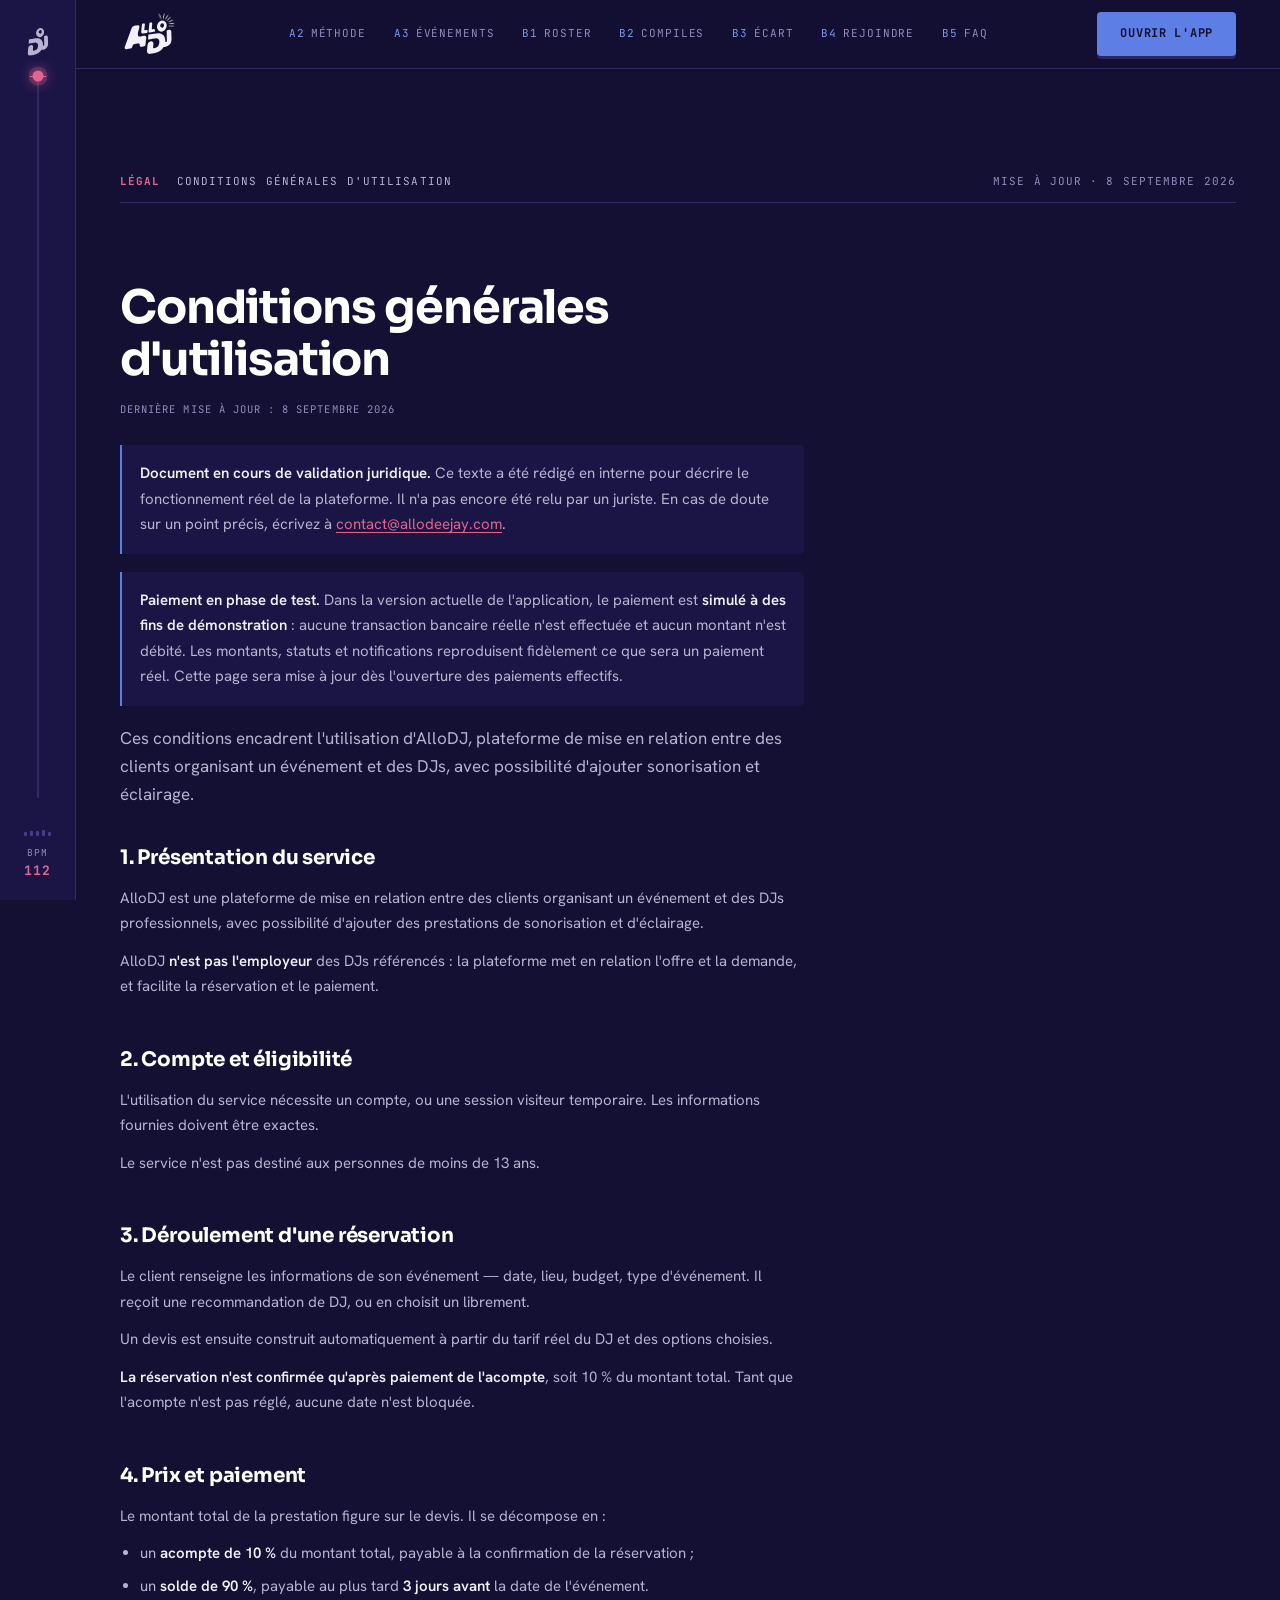
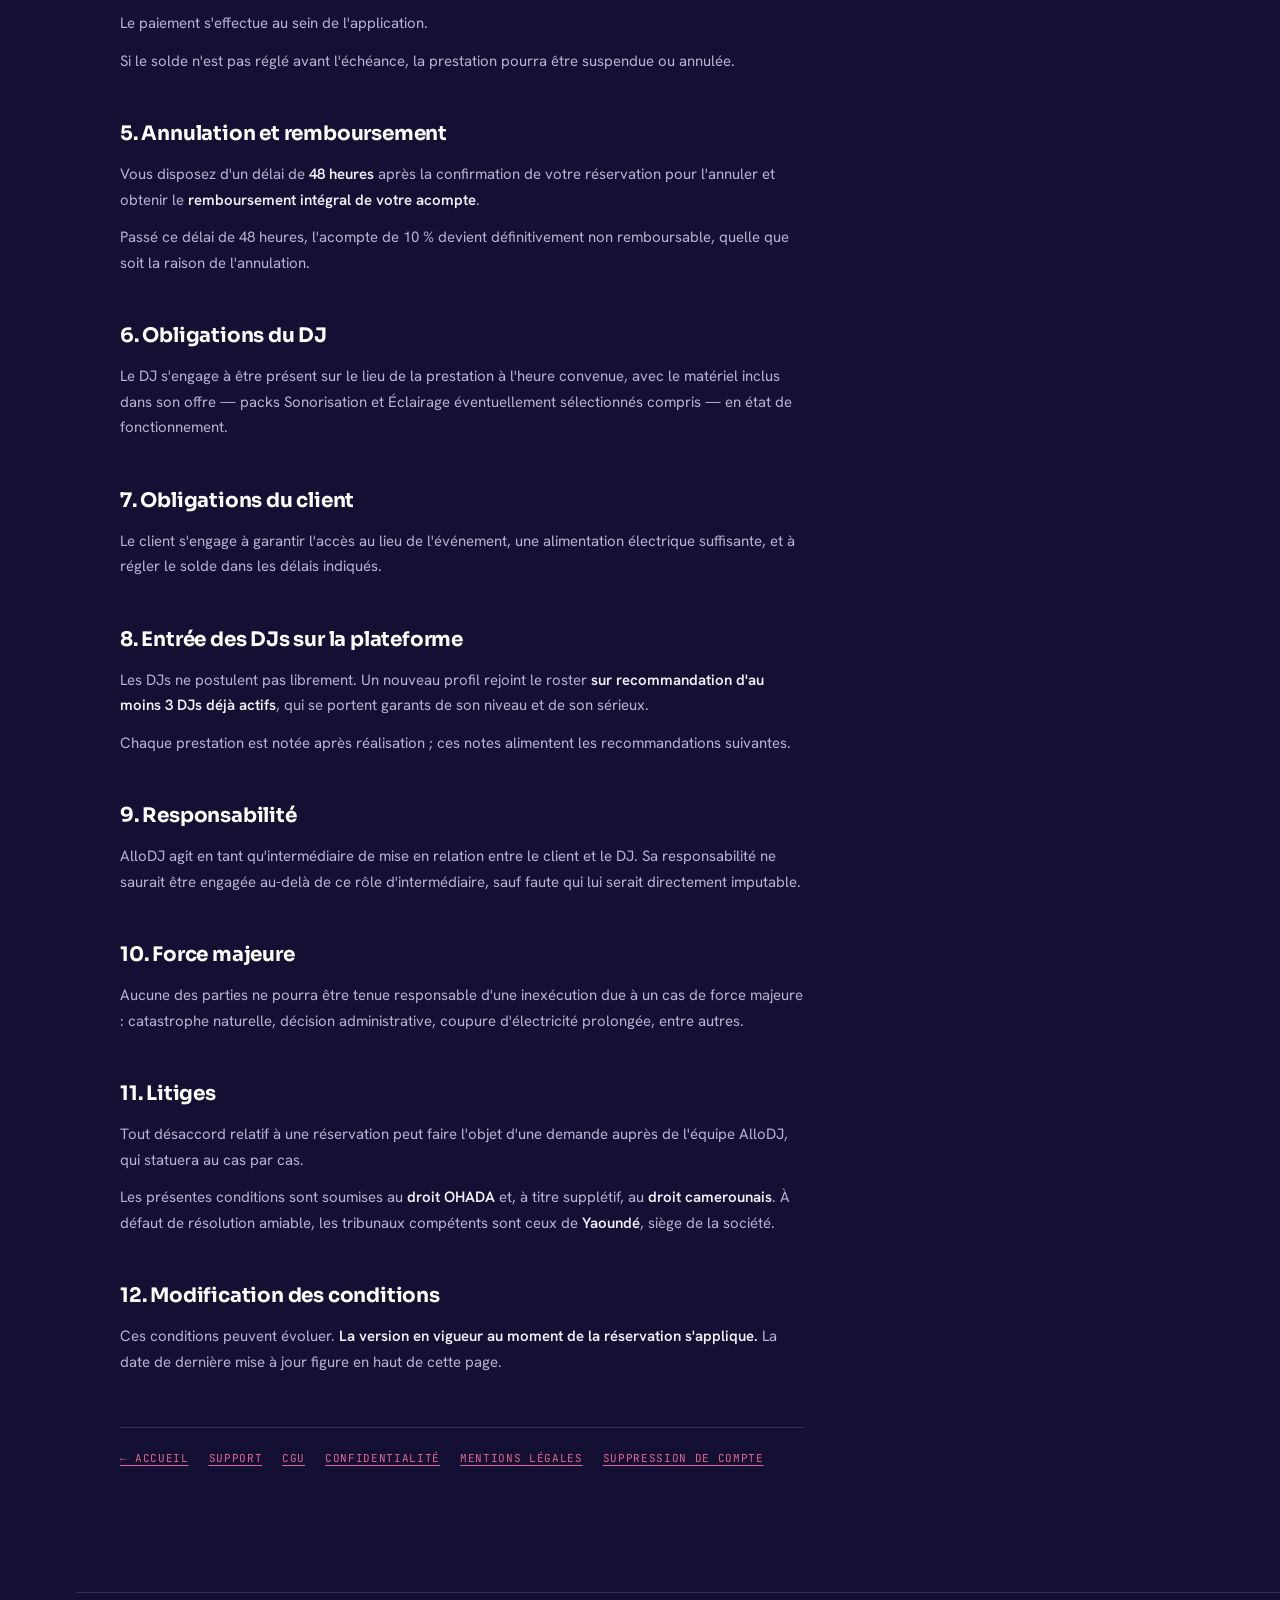
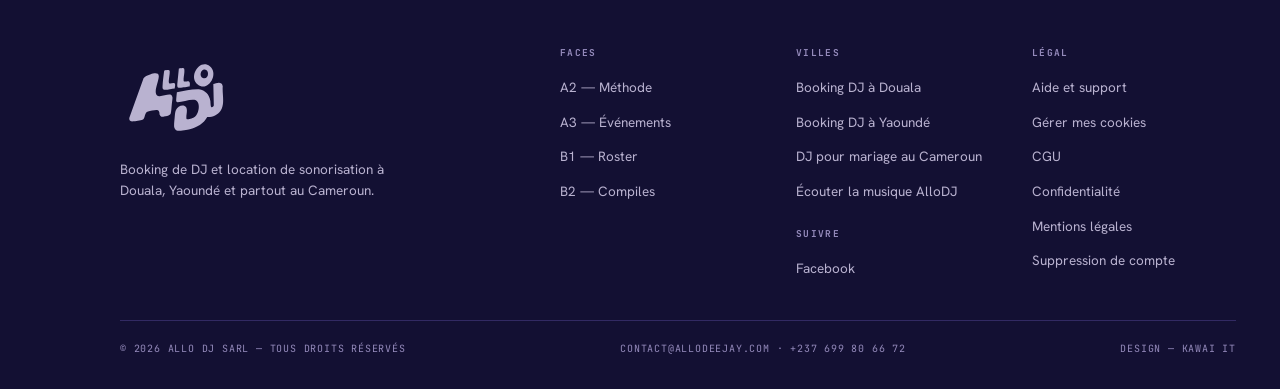
<file: cgu.html>
<!DOCTYPE html>
<html lang="fr">
<head>
<meta charset="UTF-8">
<meta name="viewport" content="width=device-width, initial-scale=1.0">
<script>
/* Consent Mode v2 — DOIT rester le premier script de la page. Google ignore
   un `default` posé après un `config`, et une extension qui charge gtag avant
   nous traquerait sans consentement. Ne pas déplacer, ne pas différer. */
window.dataLayer = window.dataLayer || [];
function gtag(){dataLayer.push(arguments);}
gtag('consent', 'default', {
  ad_storage: 'denied',
  ad_user_data: 'denied',
  ad_personalization: 'denied',
  analytics_storage: 'denied',
  functionality_storage: 'granted',
  security_storage: 'granted',
  wait_for_update: 500
});

/* Identifiants Google. La bannière s'affiche dès qu'un traceur est présent —
   soit renseigné ici, soit détecté dans la page (extension, balise collée).
   `forcer: true` l'affiche en toutes circonstances. */
window.AlloDJConsent = {
  ga4: '',            // G-XXXXXXXXXX  (Google Analytics 4)
  ads: '',            // AW-XXXXXXXXX  (Google Ads)
  forcer: false,
  politique: 'confidentialite.html'
};
</script>
<title>Conditions générales d'utilisation | AlloDJ</title>
<meta name="description" content="Conditions générales d'utilisation d'AlloDJ : réservation, acompte de 10 %, solde, politique d'annulation sous 48 h, rôle de la plateforme.">
<link rel="canonical" href="https://allodeejay.com/cgu.html">
<meta name="robots" content="index,follow,max-snippet:-1,max-image-preview:large,max-video-preview:-1">
<meta name="author" content="AlloDJ">
<meta name="dateModified" content="2026-09-08">
<meta name="theme-color" content="#0A0A0B">
<meta name="geo.region" content="CM">
<meta name="geo.placename" content="Douala, Yaoundé">

<meta property="og:type" content="website">
<meta property="og:site_name" content="AlloDJ">
<meta property="og:locale" content="fr_CM">
<meta property="og:url" content="https://allodeejay.com/cgu.html">
<meta property="og:title" content="Conditions générales d'utilisation — AlloDJ">
<meta property="og:description" content="Conditions générales d'utilisation d'AlloDJ : réservation, acompte de 10 %, solde, politique d'annulation sous 48 h, rôle de la plateforme.">
<meta property="og:image" content="https://allodeejay.com/assets/og-allodj.jpg">
<meta property="og:image:width" content="1200">
<meta property="og:image:height" content="630">
<meta property="og:image:alt" content="AlloDJ — réservation de DJ au Cameroun">
<meta name="twitter:card" content="summary_large_image">
<meta name="twitter:title" content="Conditions générales d'utilisation — AlloDJ">
<meta name="twitter:description" content="Conditions générales d'utilisation d'AlloDJ : réservation, acompte de 10 %, solde, politique d'annulation sous 48 h, rôle de la plateforme.">
<meta name="twitter:image" content="https://allodeejay.com/assets/og-allodj.jpg">

<link rel="icon" href="assets/favicon.ico" sizes="any">
<link rel="icon" type="image/svg+xml" href="assets/favicon.svg">
<link rel="icon" type="image/png" sizes="32x32" href="assets/favicon-32.png">
<link rel="icon" type="image/png" sizes="16x16" href="assets/favicon-16.png">
<link rel="apple-touch-icon" sizes="180x180" href="assets/apple-touch-icon.png">
<link rel="manifest" href="/site.webmanifest">
<link rel="preload" href="assets/fonts/sora-800-latin.woff2" as="font" type="font/woff2" crossorigin>
<link rel="preload" href="assets/fonts/hanken-grotesk-400-latin.woff2" as="font" type="font/woff2" crossorigin>
<link rel="stylesheet" href="assets/fonts.css">

<script>document.documentElement.classList.add('js');</script>
<link rel="stylesheet" href="assets/site.css">
</head>
<body>

<aside class="rail" aria-label="Index des sections">
  <span class="logo" style="color:var(--ink-2)" aria-hidden="true">
    <svg viewBox="900 0 1900 2206" style="height:38px" aria-hidden="true"><g><path d="M2430.65,926.18c16.73,15.05,31.58,47.48,33.7,70.25-16.15,178.03,57.74,425.2-51.51,578.61-72.44,101.72-195.26,158.5-320.35,152.21-83.95,156.79-249.14,255.14-420.49,291.51-53.51,11.36-249.97,45.97-293.07,37.86-46.13-8.68-75.36-51.46-80.27-96.12-5.3-48.23,7.78-166.31,12.68-220.49,4.78-52.92,7.39-139.66,30.3-183.93,40.61-78.49,159.18-147.81,234.3-74.49,64.08,62.54-2.13,213.85,20.4,291.51,27.47,27.38,162.26-22.89,193.39-46.17,110.94-83,156.32-383.59-4.23-410.79-107.34-18.18-289.14,51.18-402.81,54.82-44.77,1.43-35.16-43.71-33.86-78.63,1.93-51.85,12.59-108.49,15.57-160.85,175.42-26.49,350.39-74.31,528.94-68.09,151.46,21.63,248.18,126.36,273.13,275.04,4.84,28.82,3.94,139.69,20.55,149.64,25.69,15.38,64.26-16.78,63.12-44.14l-11.74-506.44c57.15-15.59,140.44-57.92,192.26-11.3Z"/><path d="M2154.44,509.11c-240.22-193.32-525.14,249.15-290.14,439.36,241.51,195.48,523.14-251.85,290.14-439.36ZM1987.42,790.7c-94.14-36-53.37-214.66,44.28-203.8,127.84,14.22,93.25,256.39-44.28,203.8Z"/></g></svg>
  </span>
  <div class="rail-tk"><div class="marks"><i></i><i></i><i></i><i></i><i></i><i></i><i></i><i></i></div><div class="head" id="head"></div></div>
  <div class="rail-vu" id="vu" aria-hidden="true"><i></i><i></i><i></i><i></i><i></i></div>
  <div class="rail-bpm" aria-hidden="true">BPM<b id="bpm">120</b></div>
</aside>

<link rel="stylesheet" href="assets/legal.css">
<div class="shell">

    <div class="top">
    <div class="wrap top-in">
      <a href="index.html" class="logo" aria-label="AlloDJ, accueil">
        <svg viewBox="0 0 2837.43 2206.61" aria-hidden="true">
          <g>
            <path d="M2430.65,926.18c16.73,15.05,31.58,47.48,33.7,70.25-16.15,178.03,57.74,425.2-51.51,578.61-72.44,101.72-195.26,158.5-320.35,152.21-83.95,156.79-249.14,255.14-420.49,291.51-53.51,11.36-249.97,45.97-293.07,37.86-46.13-8.68-75.36-51.46-80.27-96.12-5.3-48.23,7.78-166.31,12.68-220.49,4.78-52.92,7.39-139.66,30.3-183.93,40.61-78.49,159.18-147.81,234.3-74.49,64.08,62.54-2.13,213.85,20.4,291.51,27.47,27.38,162.26-22.89,193.39-46.17,110.94-83,156.32-383.59-4.23-410.79-107.34-18.18-289.14,51.18-402.81,54.82-44.77,1.43-35.16-43.71-33.86-78.63,1.93-51.85,12.59-108.49,15.57-160.85,175.42-26.49,350.39-74.31,528.94-68.09,151.46,21.63,248.18,126.36,273.13,275.04,4.84,28.82,3.94,139.69,20.55,149.64,25.69,15.38,64.26-16.78,63.12-44.14l-11.74-506.44c57.15-15.59,140.44-57.92,192.26-11.3Z"/>
            <path d="M1240.03,1209.44c6.92,7.83,19.36,40.69,19.77,51.45,1.45,37.77-13.44,119.9-17.89,163.96-5.93,58.68-11.63,168.57-25.65,220.08-14.62,53.7-106.07,63.68-155.56,71.26-37.17,5.69-59.59,13.87-89.96-13.75-42.74-38.88-10.43-75.19-37.51-113.72-17.25-24.54-37.17-29.7-65.94-28.37-43.54,2.01-152.17,20.56-194.85,32.23-93.3,25.52-59.4,168.75-134.33,199.62-35.92,14.8-182.6,36.99-225.26,39.33-65.03,3.57-99.65-18.72-88.75-88.74l340.92-944.41c42.6-53.44,108.17-80.59,172.83-98.11,64.52-17.48,198.17-55.22,192.51,53.88-6.02,115.94-86.08,276.04-72.05,392.82,7.24,60.31,37.89,82.73,96.87,79.34,71.39-4.11,172.35-40.7,239.44-38.13,11.9.46,38.07,12.97,45.4,21.26Z"/>
            <path d="M2154.44,509.11c-240.22-193.32-525.14,249.15-290.14,439.36,241.51,195.48,523.14-251.85,290.14-439.36ZM1987.42,790.7c-94.14-36-53.37-214.66,44.28-203.8,127.84,14.22,93.25,256.39-44.28,203.8Z"/>
            <path d="M1388.64,1016.66c-20.45-16.33-13.82-59.39-14.29-83.16l37.7-368.7c104.43-3.02,140.58-50.46,132.29,85.03-4.32,70.56-25.07,141.96-17.96,213.41,8.05,24.64,87.91,2.66,109.46,3.39,65.65,2.25,33.66,129.95,33.66,129.95-56.76-1.75-240.08,52.62-280.86,20.07Z"/>
            <path d="M1309.46,919.59c26.29,21.2,7.68,91.35,2.19,121.33-70.83,4.92-155.19,32.54-224.37,34.46-74.04,2.05-68.13-46.36-65.79-104.08,3.81-93.7,19.58-214.02,31.52-308.73,1.29-10.19,6.36-47.04,12.08-50.93,28.48-1.21,115.13-26.25,125.2,8.02,14.84,53.61-35.76,256.13-14.56,291.78,19.85,33.38,101.62-17.74,133.72,8.14Z"/>
          </g>
          <g>
            <path class="ray" d="M2063.28,399.98c-3.54-93.29,26.9-223.9,71.73-305.86,3.72,93.28-27.06,223.82-71.73,305.86h0Z"/>
            <path class="ray" d="M2154.78,419.99c28.89-88.77,102.54-200.84,172.92-262.29-28.71,88.83-102.66,200.71-172.92,262.29h0Z"/>
            <path class="ray" d="M1985.13,398.27c-59.97-71.54-115.98-193.39-130.79-285.64,60.12,71.43,115.8,193.43,130.79,285.64h0Z"/>
            <path class="ray" d="M2442.15,276.13c-49.88,78.91-148.88,169.37-232.24,211.58,49.72-79.02,148.97-169.21,232.24-211.58h0Z"/>
            <path class="ray" d="M2575.78,423.92c-74.47,56.3-198.98,106.11-291.86,116.26,74.36-56.45,199.01-105.93,291.86-116.26h0Z"/>
            <path class="ray" d="M2620.18,605.04c-89.66,25.98-223.76,28.03-314.13,4.34,89.62-26.16,223.72-27.85,314.13-4.34h0Z"/>
            <path class="ray" d="M2620.64,741.47c-92.34,13.72-225.49-2.24-311.88-37.84,92.32-13.9,225.43,2.41,311.88,37.84h0Z"/>
          </g>
        </svg>
      </a>
      <nav class="nav" id="nav">
        <a href="index.html#a2"><i>A2</i>Méthode</a>
        <a href="index.html#a3"><i>A3</i>Événements</a>
        <a href="index.html#b1"><i>B1</i>Roster</a>
        <a href="index.html#b2"><i>B2</i>Compiles</a>
        <a href="index.html#b3"><i>B3</i>Écart</a>
        <a href="index.html#b4"><i>B4</i>Rejoindre</a>
        <a href="index.html#b5"><i>B5</i>FAQ</a>
      </nav>
      <a href="https://appli.allodeejay.com/#/home" target="_blank" rel="noopener" class="btn btn-pad">Ouvrir l'app</a>
    </div>
  </div>

  <section id="doc">
  <div class="wrap">
    <div class="slate"><span class="tk">Légal</span><span class="ttl">Conditions générales d'utilisation</span><span class="rt">Mise à jour · 8 septembre 2026</span></div>
    <article class="legal">
      <h1>Conditions générales d'utilisation</h1>
      <p class="maj">Dernière mise à jour : 8 septembre 2026</p>
      <p class="avis"><b>Document en cours de validation juridique.</b> Ce texte a été rédigé en interne pour décrire le fonctionnement réel de la plateforme. Il n'a pas encore été relu par un juriste. En cas de doute sur un point précis, écrivez à <a href="mailto:contact@allodeejay.com">contact@allodeejay.com</a>.</p>
      <p class="avis"><b>Paiement en phase de test.</b> Dans la version actuelle de l'application, le paiement est <b>simulé à des fins de démonstration</b> : aucune transaction bancaire réelle n'est effectuée et aucun montant n'est débité. Les montants, statuts et notifications reproduisent fidèlement ce que sera un paiement réel. Cette page sera mise à jour dès l'ouverture des paiements effectifs.</p>
      <p class="intro">Ces conditions encadrent l'utilisation d'AlloDJ, plateforme de mise en relation entre des clients organisant un événement et des DJs, avec possibilité d'ajouter sonorisation et éclairage.</p>
      <h2 id="presentation-du-service">1. Présentation du service</h2>
      <p>AlloDJ est une plateforme de mise en relation entre des clients organisant un événement et des DJs professionnels, avec possibilité d'ajouter des prestations de sonorisation et d'éclairage.</p>
      <p>AlloDJ <b>n'est pas l'employeur</b> des DJs référencés : la plateforme met en relation l'offre et la demande, et facilite la réservation et le paiement.</p>
      <h2 id="compte-et-eligibilite">2. Compte et éligibilité</h2>
      <p>L'utilisation du service nécessite un compte, ou une session visiteur temporaire. Les informations fournies doivent être exactes.</p>
      <p>Le service n'est pas destiné aux personnes de moins de 13 ans.</p>
      <h2 id="deroulement-d-une-reservation">3. Déroulement d'une réservation</h2>
      <p>Le client renseigne les informations de son événement — date, lieu, budget, type d'événement. Il reçoit une recommandation de DJ, ou en choisit un librement.</p>
      <p>Un devis est ensuite construit automatiquement à partir du tarif réel du DJ et des options choisies.</p>
      <p><b>La réservation n'est confirmée qu'après paiement de l'acompte</b>, soit 10 % du montant total. Tant que l'acompte n'est pas réglé, aucune date n'est bloquée.</p>
      <h2 id="prix-et-paiement">4. Prix et paiement</h2>
      <p>Le montant total de la prestation figure sur le devis. Il se décompose en :</p>
      <ul><li>un <b>acompte de 10 %</b> du montant total, payable à la confirmation de la réservation ;</li><li>un <b>solde de 90 %</b>, payable au plus tard <b>3 jours avant</b> la date de l'événement.</li></ul>
      <p>Le paiement s'effectue au sein de l'application.</p>
      <p>Si le solde n'est pas réglé avant l'échéance, la prestation pourra être suspendue ou annulée.</p>
      <h2 id="annulation-et-remboursement">5. Annulation et remboursement</h2>
      <p>Vous disposez d'un délai de <b>48 heures</b> après la confirmation de votre réservation pour l'annuler et obtenir le <b>remboursement intégral de votre acompte</b>.</p>
      <p>Passé ce délai de 48 heures, l'acompte de 10 % devient définitivement non remboursable, quelle que soit la raison de l'annulation.</p>
      <h2 id="obligations-du-dj">6. Obligations du DJ</h2>
      <p>Le DJ s'engage à être présent sur le lieu de la prestation à l'heure convenue, avec le matériel inclus dans son offre — packs Sonorisation et Éclairage éventuellement sélectionnés compris — en état de fonctionnement.</p>
      <h2 id="obligations-du-client">7. Obligations du client</h2>
      <p>Le client s'engage à garantir l'accès au lieu de l'événement, une alimentation électrique suffisante, et à régler le solde dans les délais indiqués.</p>
      <h2 id="entree-des-djs-sur-la-plateforme">8. Entrée des DJs sur la plateforme</h2>
      <p>Les DJs ne postulent pas librement. Un nouveau profil rejoint le roster <b>sur recommandation d'au moins 3 DJs déjà actifs</b>, qui se portent garants de son niveau et de son sérieux.</p>
      <p>Chaque prestation est notée après réalisation ; ces notes alimentent les recommandations suivantes.</p>
      <h2 id="responsabilite">9. Responsabilité</h2>
      <p>AlloDJ agit en tant qu'intermédiaire de mise en relation entre le client et le DJ. Sa responsabilité ne saurait être engagée au-delà de ce rôle d'intermédiaire, sauf faute qui lui serait directement imputable.</p>
      <h2 id="force-majeure">10. Force majeure</h2>
      <p>Aucune des parties ne pourra être tenue responsable d'une inexécution due à un cas de force majeure : catastrophe naturelle, décision administrative, coupure d'électricité prolongée, entre autres.</p>
      <h2 id="litiges">11. Litiges</h2>
      <p>Tout désaccord relatif à une réservation peut faire l'objet d'une demande auprès de l'équipe AlloDJ, qui statuera au cas par cas.</p>
      <p>Les présentes conditions sont soumises au <b>droit OHADA</b> et, à titre supplétif, au <b>droit camerounais</b>. À défaut de résolution amiable, les tribunaux compétents sont ceux de <b>Yaoundé</b>, siège de la société.</p>
      <h2 id="modification-des-conditions">12. Modification des conditions</h2>
      <p>Ces conditions peuvent évoluer. <b>La version en vigueur au moment de la réservation s'applique.</b> La date de dernière mise à jour figure en haut de cette page.</p>
      <div class="fin"><a href="/">← Accueil</a><a href="support.html">Support</a><a href="cgu.html">CGU</a><a href="confidentialite.html">Confidentialité</a><a href="mentions-legales.html">Mentions légales</a><a href="suppression-de-compte.html">Suppression de compte</a></div>
    </article>
  </div>
</section>
<footer>
    <div class="wrap">
      <div class="liner">
        <div>
          <span class="logo" style="color:var(--ink-2)" aria-hidden="true"><svg viewBox="0 0 2837.43 2206.61" style="height:92px" aria-hidden="true"><g><path d="M2430.65,926.18c16.73,15.05,31.58,47.48,33.7,70.25-16.15,178.03,57.74,425.2-51.51,578.61-72.44,101.72-195.26,158.5-320.35,152.21-83.95,156.79-249.14,255.14-420.49,291.51-53.51,11.36-249.97,45.97-293.07,37.86-46.13-8.68-75.36-51.46-80.27-96.12-5.3-48.23,7.78-166.31,12.68-220.49,4.78-52.92,7.39-139.66,30.3-183.93,40.61-78.49,159.18-147.81,234.3-74.49,64.08,62.54-2.13,213.85,20.4,291.51,27.47,27.38,162.26-22.89,193.39-46.17,110.94-83,156.32-383.59-4.23-410.79-107.34-18.18-289.14,51.18-402.81,54.82-44.77,1.43-35.16-43.71-33.86-78.63,1.93-51.85,12.59-108.49,15.57-160.85,175.42-26.49,350.39-74.31,528.94-68.09,151.46,21.63,248.18,126.36,273.13,275.04,4.84,28.82,3.94,139.69,20.55,149.64,25.69,15.38,64.26-16.78,63.12-44.14l-11.74-506.44c57.15-15.59,140.44-57.92,192.26-11.3Z"/><path d="M1240.03,1209.44c6.92,7.83,19.36,40.69,19.77,51.45,1.45,37.77-13.44,119.9-17.89,163.96-5.93,58.68-11.63,168.57-25.65,220.08-14.62,53.7-106.07,63.68-155.56,71.26-37.17,5.69-59.59,13.87-89.96-13.75-42.74-38.88-10.43-75.19-37.51-113.72-17.25-24.54-37.17-29.7-65.94-28.37-43.54,2.01-152.17,20.56-194.85,32.23-93.3,25.52-59.4,168.75-134.33,199.62-35.92,14.8-182.6,36.99-225.26,39.33-65.03,3.57-99.65-18.72-88.75-88.74l340.92-944.41c42.6-53.44,108.17-80.59,172.83-98.11,64.52-17.48,198.17-55.22,192.51,53.88-6.02,115.94-86.08,276.04-72.05,392.82,7.24,60.31,37.89,82.73,96.87,79.34,71.39-4.11,172.35-40.7,239.44-38.13,11.9.46,38.07,12.97,45.4,21.26Z"/><path d="M2154.44,509.11c-240.22-193.32-525.14,249.15-290.14,439.36,241.51,195.48,523.14-251.85,290.14-439.36ZM1987.42,790.7c-94.14-36-53.37-214.66,44.28-203.8,127.84,14.22,93.25,256.39-44.28,203.8Z"/><path d="M1388.64,1016.66c-20.45-16.33-13.82-59.39-14.29-83.16l37.7-368.7c104.43-3.02,140.58-50.46,132.29,85.03-4.32,70.56-25.07,141.96-17.96,213.41,8.05,24.64,87.91,2.66,109.46,3.39,65.65,2.25,33.66,129.95,33.66,129.95-56.76-1.75-240.08,52.62-280.86,20.07Z"/><path d="M1309.46,919.59c26.29,21.2,7.68,91.35,2.19,121.33-70.83,4.92-155.19,32.54-224.37,34.46-74.04,2.05-68.13-46.36-65.79-104.08,3.81-93.7,19.58-214.02,31.52-308.73,1.29-10.19,6.36-47.04,12.08-50.93,28.48-1.21,115.13-26.25,125.2,8.02,14.84,53.61-35.76,256.13-14.56,291.78,19.85,33.38,101.62-17.74,133.72,8.14Z"/></g></svg></span>
          <p class="blurb">Booking de DJ et location de sonorisation à Douala, Yaoundé et partout au Cameroun.</p>
        </div>
        <div><h4>Faces</h4><ul><li><a href="index.html#a2">A2 — Méthode</a></li><li><a href="index.html#a3">A3 — Événements</a></li><li><a href="index.html#b1">B1 — Roster</a></li><li><a href="index.html#b2">B2 — Compiles</a></li></ul></div>
        <div><h4>Villes</h4><ul><li><a href="dj-douala.html">Booking DJ à Douala</a></li><li><a href="dj-yaounde.html">Booking DJ à Yaoundé</a></li><li><a href="index.html#a3">DJ pour mariage au Cameroun</a></li><li><a href="index.html#b2">Écouter la musique AlloDJ</a></li></ul><h4 style="margin-top:22px;">Suivre</h4><ul><li><a href="https://www.facebook.com/profile.php?id=100092519151625" target="_blank" rel="noopener">Facebook</a></li></ul></div>
        <div><h4>Légal</h4><ul><li><a href="support.html">Aide et support</a></li><li><a href="#" data-cookies>Gérer mes cookies</a></li><li><a href="cgu.html">CGU</a></li><li><a href="confidentialite.html">Confidentialité</a></li><li><a href="mentions-legales.html">Mentions légales</a></li><li><a href="suppression-de-compte.html">Suppression de compte</a></li></ul></div>
      </div>
      <div class="foot-end"><span>© 2026 ALLO DJ SARL — Tous droits réservés</span><span>contact@allodeejay.com · +237 699 80 66 72</span><span class="credit">Design — Kawai IT</span></div>
    </div>
  </footer>

</div>

<script src="assets/site.js" defer></script>
<script src="assets/consent.js" defer></script>
</body>
</html>
</file>
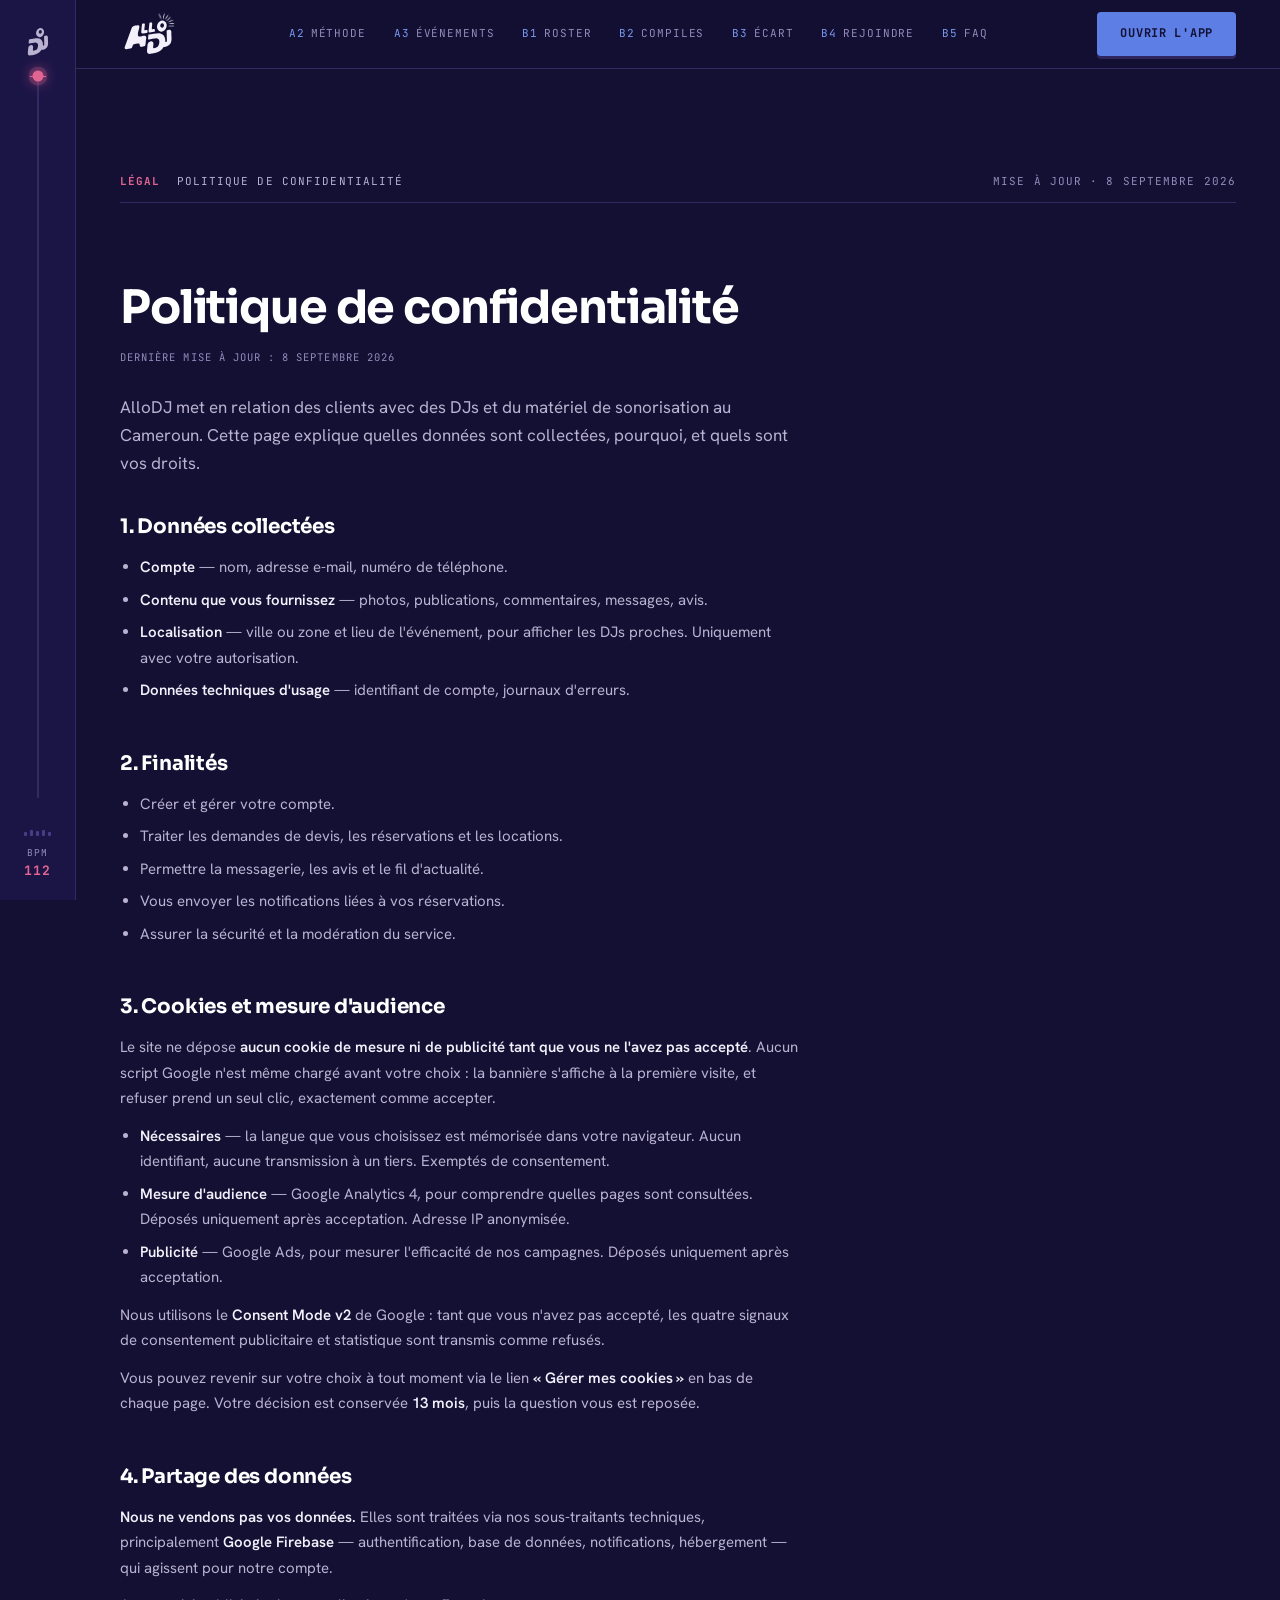
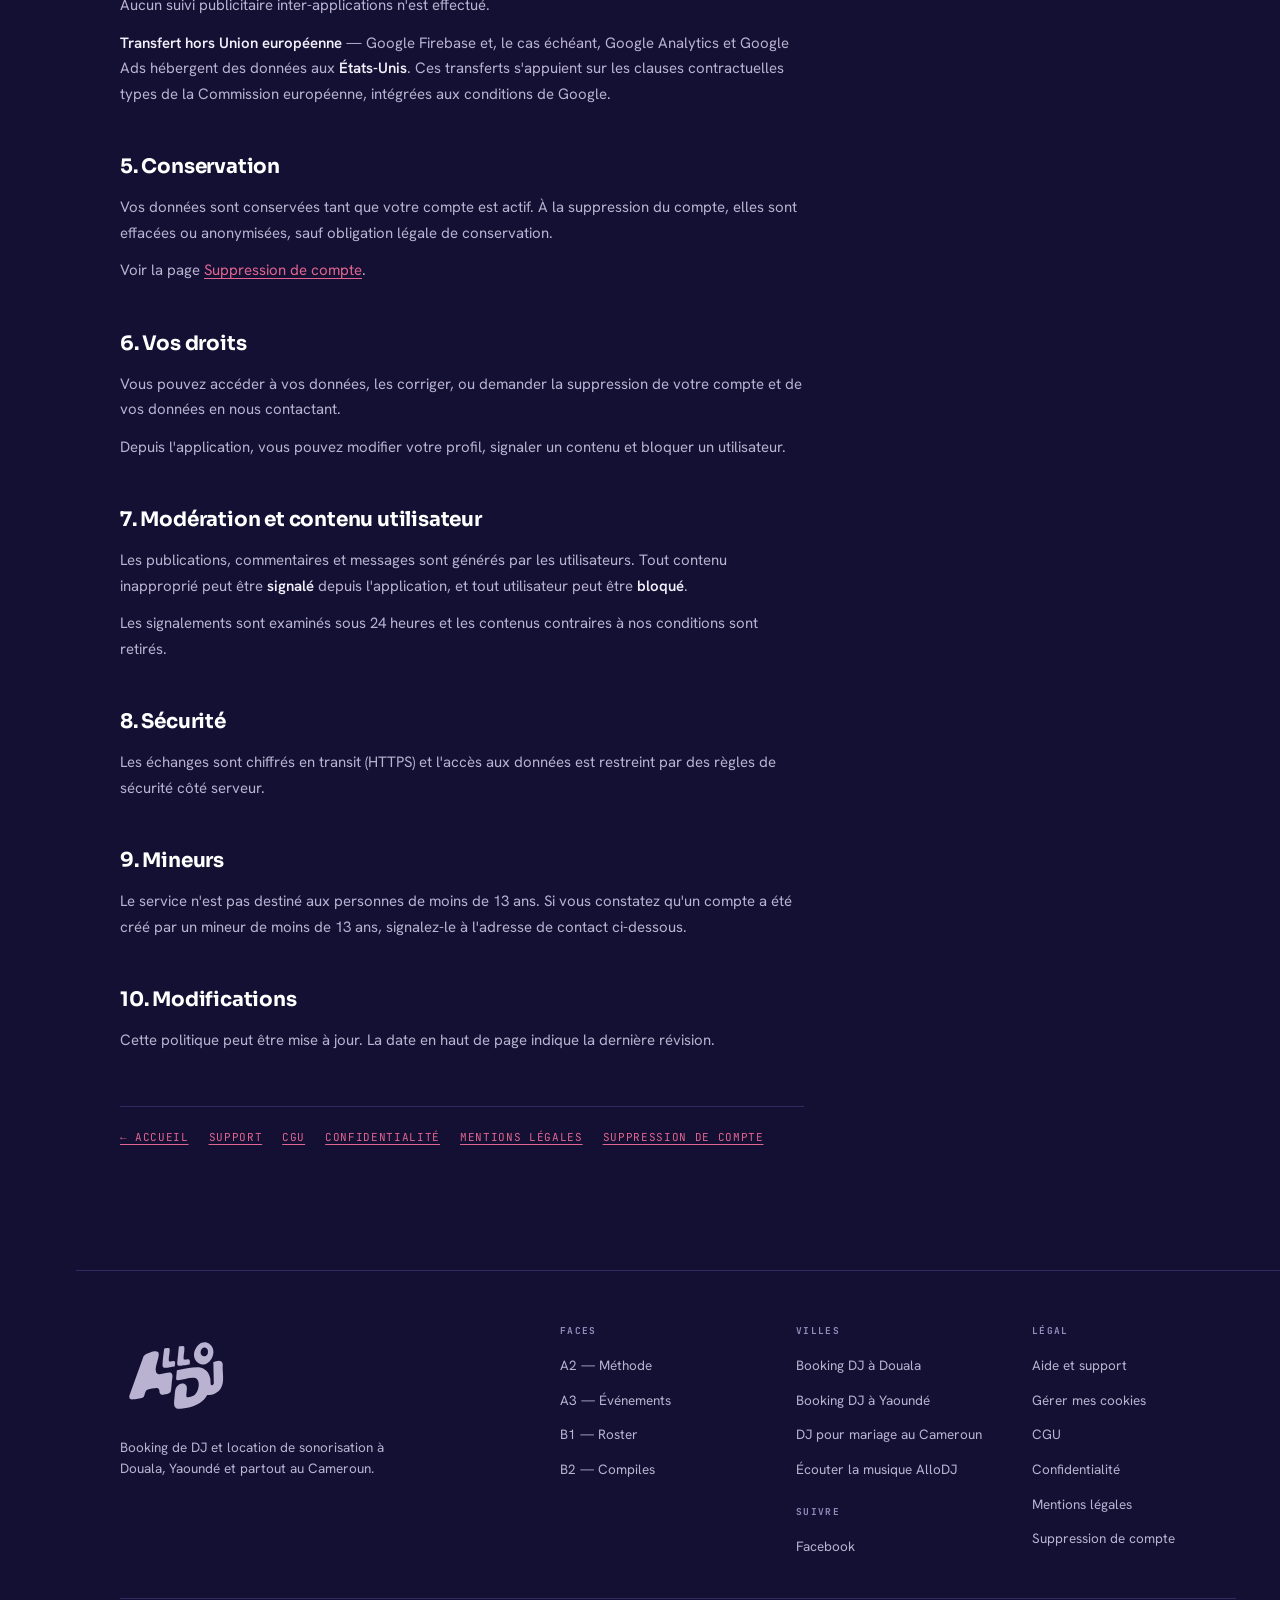
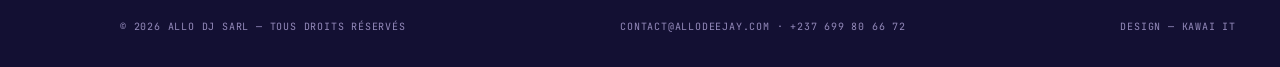
<file: confidentialite.html>
<!DOCTYPE html>
<html lang="fr">
<head>
<meta charset="UTF-8">
<meta name="viewport" content="width=device-width, initial-scale=1.0">
<script>
/* Consent Mode v2 — DOIT rester le premier script de la page. Google ignore
   un `default` posé après un `config`, et une extension qui charge gtag avant
   nous traquerait sans consentement. Ne pas déplacer, ne pas différer. */
window.dataLayer = window.dataLayer || [];
function gtag(){dataLayer.push(arguments);}
gtag('consent', 'default', {
  ad_storage: 'denied',
  ad_user_data: 'denied',
  ad_personalization: 'denied',
  analytics_storage: 'denied',
  functionality_storage: 'granted',
  security_storage: 'granted',
  wait_for_update: 500
});

/* Identifiants Google. La bannière s'affiche dès qu'un traceur est présent —
   soit renseigné ici, soit détecté dans la page (extension, balise collée).
   `forcer: true` l'affiche en toutes circonstances. */
window.AlloDJConsent = {
  ga4: '',            // G-XXXXXXXXXX  (Google Analytics 4)
  ads: '',            // AW-XXXXXXXXX  (Google Ads)
  forcer: false,
  politique: 'confidentialite.html'
};
</script>
<title>Politique de confidentialité | AlloDJ</title>
<meta name="description" content="Quelles données AlloDJ collecte, pourquoi, avec qui elles sont partagées, combien de temps elles sont conservées et comment exercer vos droits.">
<link rel="canonical" href="https://allodeejay.com/confidentialite.html">
<meta name="robots" content="index,follow,max-snippet:-1,max-image-preview:large,max-video-preview:-1">
<meta name="author" content="AlloDJ">
<meta name="dateModified" content="2026-09-08">
<meta name="theme-color" content="#0A0A0B">
<meta name="geo.region" content="CM">
<meta name="geo.placename" content="Douala, Yaoundé">

<meta property="og:type" content="website">
<meta property="og:site_name" content="AlloDJ">
<meta property="og:locale" content="fr_CM">
<meta property="og:url" content="https://allodeejay.com/confidentialite.html">
<meta property="og:title" content="Politique de confidentialité — AlloDJ">
<meta property="og:description" content="Quelles données AlloDJ collecte, pourquoi, avec qui elles sont partagées, combien de temps elles sont conservées et comment exercer vos droits.">
<meta property="og:image" content="https://allodeejay.com/assets/og-allodj.jpg">
<meta property="og:image:width" content="1200">
<meta property="og:image:height" content="630">
<meta property="og:image:alt" content="AlloDJ — réservation de DJ au Cameroun">
<meta name="twitter:card" content="summary_large_image">
<meta name="twitter:title" content="Politique de confidentialité — AlloDJ">
<meta name="twitter:description" content="Quelles données AlloDJ collecte, pourquoi, avec qui elles sont partagées, combien de temps elles sont conservées et comment exercer vos droits.">
<meta name="twitter:image" content="https://allodeejay.com/assets/og-allodj.jpg">

<link rel="icon" href="assets/favicon.ico" sizes="any">
<link rel="icon" type="image/svg+xml" href="assets/favicon.svg">
<link rel="icon" type="image/png" sizes="32x32" href="assets/favicon-32.png">
<link rel="icon" type="image/png" sizes="16x16" href="assets/favicon-16.png">
<link rel="apple-touch-icon" sizes="180x180" href="assets/apple-touch-icon.png">
<link rel="manifest" href="/site.webmanifest">
<link rel="preload" href="assets/fonts/sora-800-latin.woff2" as="font" type="font/woff2" crossorigin>
<link rel="preload" href="assets/fonts/hanken-grotesk-400-latin.woff2" as="font" type="font/woff2" crossorigin>
<link rel="stylesheet" href="assets/fonts.css">

<script>document.documentElement.classList.add('js');</script>
<link rel="stylesheet" href="assets/site.css">
</head>
<body>

<aside class="rail" aria-label="Index des sections">
  <span class="logo" style="color:var(--ink-2)" aria-hidden="true">
    <svg viewBox="900 0 1900 2206" style="height:38px" aria-hidden="true"><g><path d="M2430.65,926.18c16.73,15.05,31.58,47.48,33.7,70.25-16.15,178.03,57.74,425.2-51.51,578.61-72.44,101.72-195.26,158.5-320.35,152.21-83.95,156.79-249.14,255.14-420.49,291.51-53.51,11.36-249.97,45.97-293.07,37.86-46.13-8.68-75.36-51.46-80.27-96.12-5.3-48.23,7.78-166.31,12.68-220.49,4.78-52.92,7.39-139.66,30.3-183.93,40.61-78.49,159.18-147.81,234.3-74.49,64.08,62.54-2.13,213.85,20.4,291.51,27.47,27.38,162.26-22.89,193.39-46.17,110.94-83,156.32-383.59-4.23-410.79-107.34-18.18-289.14,51.18-402.81,54.82-44.77,1.43-35.16-43.71-33.86-78.63,1.93-51.85,12.59-108.49,15.57-160.85,175.42-26.49,350.39-74.31,528.94-68.09,151.46,21.63,248.18,126.36,273.13,275.04,4.84,28.82,3.94,139.69,20.55,149.64,25.69,15.38,64.26-16.78,63.12-44.14l-11.74-506.44c57.15-15.59,140.44-57.92,192.26-11.3Z"/><path d="M2154.44,509.11c-240.22-193.32-525.14,249.15-290.14,439.36,241.51,195.48,523.14-251.85,290.14-439.36ZM1987.42,790.7c-94.14-36-53.37-214.66,44.28-203.8,127.84,14.22,93.25,256.39-44.28,203.8Z"/></g></svg>
  </span>
  <div class="rail-tk"><div class="marks"><i></i><i></i><i></i><i></i><i></i><i></i><i></i><i></i></div><div class="head" id="head"></div></div>
  <div class="rail-vu" id="vu" aria-hidden="true"><i></i><i></i><i></i><i></i><i></i></div>
  <div class="rail-bpm" aria-hidden="true">BPM<b id="bpm">120</b></div>
</aside>

<link rel="stylesheet" href="assets/legal.css">
<div class="shell">

    <div class="top">
    <div class="wrap top-in">
      <a href="index.html" class="logo" aria-label="AlloDJ, accueil">
        <svg viewBox="0 0 2837.43 2206.61" aria-hidden="true">
          <g>
            <path d="M2430.65,926.18c16.73,15.05,31.58,47.48,33.7,70.25-16.15,178.03,57.74,425.2-51.51,578.61-72.44,101.72-195.26,158.5-320.35,152.21-83.95,156.79-249.14,255.14-420.49,291.51-53.51,11.36-249.97,45.97-293.07,37.86-46.13-8.68-75.36-51.46-80.27-96.12-5.3-48.23,7.78-166.31,12.68-220.49,4.78-52.92,7.39-139.66,30.3-183.93,40.61-78.49,159.18-147.81,234.3-74.49,64.08,62.54-2.13,213.85,20.4,291.51,27.47,27.38,162.26-22.89,193.39-46.17,110.94-83,156.32-383.59-4.23-410.79-107.34-18.18-289.14,51.18-402.81,54.82-44.77,1.43-35.16-43.71-33.86-78.63,1.93-51.85,12.59-108.49,15.57-160.85,175.42-26.49,350.39-74.31,528.94-68.09,151.46,21.63,248.18,126.36,273.13,275.04,4.84,28.82,3.94,139.69,20.55,149.64,25.69,15.38,64.26-16.78,63.12-44.14l-11.74-506.44c57.15-15.59,140.44-57.92,192.26-11.3Z"/>
            <path d="M1240.03,1209.44c6.92,7.83,19.36,40.69,19.77,51.45,1.45,37.77-13.44,119.9-17.89,163.96-5.93,58.68-11.63,168.57-25.65,220.08-14.62,53.7-106.07,63.68-155.56,71.26-37.17,5.69-59.59,13.87-89.96-13.75-42.74-38.88-10.43-75.19-37.51-113.72-17.25-24.54-37.17-29.7-65.94-28.37-43.54,2.01-152.17,20.56-194.85,32.23-93.3,25.52-59.4,168.75-134.33,199.62-35.92,14.8-182.6,36.99-225.26,39.33-65.03,3.57-99.65-18.72-88.75-88.74l340.92-944.41c42.6-53.44,108.17-80.59,172.83-98.11,64.52-17.48,198.17-55.22,192.51,53.88-6.02,115.94-86.08,276.04-72.05,392.82,7.24,60.31,37.89,82.73,96.87,79.34,71.39-4.11,172.35-40.7,239.44-38.13,11.9.46,38.07,12.97,45.4,21.26Z"/>
            <path d="M2154.44,509.11c-240.22-193.32-525.14,249.15-290.14,439.36,241.51,195.48,523.14-251.85,290.14-439.36ZM1987.42,790.7c-94.14-36-53.37-214.66,44.28-203.8,127.84,14.22,93.25,256.39-44.28,203.8Z"/>
            <path d="M1388.64,1016.66c-20.45-16.33-13.82-59.39-14.29-83.16l37.7-368.7c104.43-3.02,140.58-50.46,132.29,85.03-4.32,70.56-25.07,141.96-17.96,213.41,8.05,24.64,87.91,2.66,109.46,3.39,65.65,2.25,33.66,129.95,33.66,129.95-56.76-1.75-240.08,52.62-280.86,20.07Z"/>
            <path d="M1309.46,919.59c26.29,21.2,7.68,91.35,2.19,121.33-70.83,4.92-155.19,32.54-224.37,34.46-74.04,2.05-68.13-46.36-65.79-104.08,3.81-93.7,19.58-214.02,31.52-308.73,1.29-10.19,6.36-47.04,12.08-50.93,28.48-1.21,115.13-26.25,125.2,8.02,14.84,53.61-35.76,256.13-14.56,291.78,19.85,33.38,101.62-17.74,133.72,8.14Z"/>
          </g>
          <g>
            <path class="ray" d="M2063.28,399.98c-3.54-93.29,26.9-223.9,71.73-305.86,3.72,93.28-27.06,223.82-71.73,305.86h0Z"/>
            <path class="ray" d="M2154.78,419.99c28.89-88.77,102.54-200.84,172.92-262.29-28.71,88.83-102.66,200.71-172.92,262.29h0Z"/>
            <path class="ray" d="M1985.13,398.27c-59.97-71.54-115.98-193.39-130.79-285.64,60.12,71.43,115.8,193.43,130.79,285.64h0Z"/>
            <path class="ray" d="M2442.15,276.13c-49.88,78.91-148.88,169.37-232.24,211.58,49.72-79.02,148.97-169.21,232.24-211.58h0Z"/>
            <path class="ray" d="M2575.78,423.92c-74.47,56.3-198.98,106.11-291.86,116.26,74.36-56.45,199.01-105.93,291.86-116.26h0Z"/>
            <path class="ray" d="M2620.18,605.04c-89.66,25.98-223.76,28.03-314.13,4.34,89.62-26.16,223.72-27.85,314.13-4.34h0Z"/>
            <path class="ray" d="M2620.64,741.47c-92.34,13.72-225.49-2.24-311.88-37.84,92.32-13.9,225.43,2.41,311.88,37.84h0Z"/>
          </g>
        </svg>
      </a>
      <nav class="nav" id="nav">
        <a href="index.html#a2"><i>A2</i>Méthode</a>
        <a href="index.html#a3"><i>A3</i>Événements</a>
        <a href="index.html#b1"><i>B1</i>Roster</a>
        <a href="index.html#b2"><i>B2</i>Compiles</a>
        <a href="index.html#b3"><i>B3</i>Écart</a>
        <a href="index.html#b4"><i>B4</i>Rejoindre</a>
        <a href="index.html#b5"><i>B5</i>FAQ</a>
      </nav>
      <a href="https://appli.allodeejay.com/#/home" target="_blank" rel="noopener" class="btn btn-pad">Ouvrir l'app</a>
    </div>
  </div>

  <section id="doc">
  <div class="wrap">
    <div class="slate"><span class="tk">Légal</span><span class="ttl">Politique de confidentialité</span><span class="rt">Mise à jour · 8 septembre 2026</span></div>
    <article class="legal">
      <h1>Politique de confidentialité</h1>
      <p class="maj">Dernière mise à jour : 8 septembre 2026</p>
      <p class="intro">AlloDJ met en relation des clients avec des DJs et du matériel de sonorisation au Cameroun. Cette page explique quelles données sont collectées, pourquoi, et quels sont vos droits.</p>
      <h2 id="donnees-collectees">1. Données collectées</h2>
      <ul><li><b>Compte</b> — nom, adresse e-mail, numéro de téléphone.</li><li><b>Contenu que vous fournissez</b> — photos, publications, commentaires, messages, avis.</li><li><b>Localisation</b> — ville ou zone et lieu de l'événement, pour afficher les DJs proches. Uniquement avec votre autorisation.</li><li><b>Données techniques d'usage</b> — identifiant de compte, journaux d'erreurs.</li></ul>
      <h2 id="finalites">2. Finalités</h2>
      <ul><li>Créer et gérer votre compte.</li><li>Traiter les demandes de devis, les réservations et les locations.</li><li>Permettre la messagerie, les avis et le fil d'actualité.</li><li>Vous envoyer les notifications liées à vos réservations.</li><li>Assurer la sécurité et la modération du service.</li></ul>
      <h2 id="cookies-et-mesure-d-audience">3. Cookies et mesure d'audience</h2>
      <p>Le site ne dépose <b>aucun cookie de mesure ni de publicité tant que vous ne l'avez pas accepté</b>. Aucun script Google n'est même chargé avant votre choix : la bannière s'affiche à la première visite, et refuser prend un seul clic, exactement comme accepter.</p>
      <ul><li><b>Nécessaires</b> — la langue que vous choisissez est mémorisée dans votre navigateur. Aucun identifiant, aucune transmission à un tiers. Exemptés de consentement.</li><li><b>Mesure d'audience</b> — Google Analytics 4, pour comprendre quelles pages sont consultées. Déposés uniquement après acceptation. Adresse IP anonymisée.</li><li><b>Publicité</b> — Google Ads, pour mesurer l'efficacité de nos campagnes. Déposés uniquement après acceptation.</li></ul>
      <p>Nous utilisons le <b>Consent Mode v2</b> de Google : tant que vous n'avez pas accepté, les quatre signaux de consentement publicitaire et statistique sont transmis comme refusés.</p>
      <p>Vous pouvez revenir sur votre choix à tout moment via le lien <b>« Gérer mes cookies »</b> en bas de chaque page. Votre décision est conservée <b>13 mois</b>, puis la question vous est reposée.</p>
      <h2 id="partage-des-donnees">4. Partage des données</h2>
      <p><b>Nous ne vendons pas vos données.</b> Elles sont traitées via nos sous-traitants techniques, principalement <b>Google Firebase</b> — authentification, base de données, notifications, hébergement — qui agissent pour notre compte.</p>
      <p>Aucun suivi publicitaire inter-applications n'est effectué.</p>
      <p><b>Transfert hors Union européenne</b> — Google Firebase et, le cas échéant, Google Analytics et Google Ads hébergent des données aux <b>États-Unis</b>. Ces transferts s'appuient sur les clauses contractuelles types de la Commission européenne, intégrées aux conditions de Google.</p>
      <h2 id="conservation">5. Conservation</h2>
      <p>Vos données sont conservées tant que votre compte est actif. À la suppression du compte, elles sont effacées ou anonymisées, sauf obligation légale de conservation.</p>
      <p>Voir la page <a href="suppression-de-compte.html">Suppression de compte</a>.</p>
      <h2 id="vos-droits">6. Vos droits</h2>
      <p>Vous pouvez accéder à vos données, les corriger, ou demander la suppression de votre compte et de vos données en nous contactant.</p>
      <p>Depuis l'application, vous pouvez modifier votre profil, signaler un contenu et bloquer un utilisateur.</p>
      <h2 id="moderation-et-contenu-utilisateur">7. Modération et contenu utilisateur</h2>
      <p>Les publications, commentaires et messages sont générés par les utilisateurs. Tout contenu inapproprié peut être <b>signalé</b> depuis l'application, et tout utilisateur peut être <b>bloqué</b>.</p>
      <p>Les signalements sont examinés sous 24 heures et les contenus contraires à nos conditions sont retirés.</p>
      <h2 id="securite">8. Sécurité</h2>
      <p>Les échanges sont chiffrés en transit (HTTPS) et l'accès aux données est restreint par des règles de sécurité côté serveur.</p>
      <h2 id="mineurs">9. Mineurs</h2>
      <p>Le service n'est pas destiné aux personnes de moins de 13 ans. Si vous constatez qu'un compte a été créé par un mineur de moins de 13 ans, signalez-le à l'adresse de contact ci-dessous.</p>
      <h2 id="modifications">10. Modifications</h2>
      <p>Cette politique peut être mise à jour. La date en haut de page indique la dernière révision.</p>
      <div class="fin"><a href="/">← Accueil</a><a href="support.html">Support</a><a href="cgu.html">CGU</a><a href="confidentialite.html">Confidentialité</a><a href="mentions-legales.html">Mentions légales</a><a href="suppression-de-compte.html">Suppression de compte</a></div>
    </article>
  </div>
</section>
<footer>
    <div class="wrap">
      <div class="liner">
        <div>
          <span class="logo" style="color:var(--ink-2)" aria-hidden="true"><svg viewBox="0 0 2837.43 2206.61" style="height:92px" aria-hidden="true"><g><path d="M2430.65,926.18c16.73,15.05,31.58,47.48,33.7,70.25-16.15,178.03,57.74,425.2-51.51,578.61-72.44,101.72-195.26,158.5-320.35,152.21-83.95,156.79-249.14,255.14-420.49,291.51-53.51,11.36-249.97,45.97-293.07,37.86-46.13-8.68-75.36-51.46-80.27-96.12-5.3-48.23,7.78-166.31,12.68-220.49,4.78-52.92,7.39-139.66,30.3-183.93,40.61-78.49,159.18-147.81,234.3-74.49,64.08,62.54-2.13,213.85,20.4,291.51,27.47,27.38,162.26-22.89,193.39-46.17,110.94-83,156.32-383.59-4.23-410.79-107.34-18.18-289.14,51.18-402.81,54.82-44.77,1.43-35.16-43.71-33.86-78.63,1.93-51.85,12.59-108.49,15.57-160.85,175.42-26.49,350.39-74.31,528.94-68.09,151.46,21.63,248.18,126.36,273.13,275.04,4.84,28.82,3.94,139.69,20.55,149.64,25.69,15.38,64.26-16.78,63.12-44.14l-11.74-506.44c57.15-15.59,140.44-57.92,192.26-11.3Z"/><path d="M1240.03,1209.44c6.92,7.83,19.36,40.69,19.77,51.45,1.45,37.77-13.44,119.9-17.89,163.96-5.93,58.68-11.63,168.57-25.65,220.08-14.62,53.7-106.07,63.68-155.56,71.26-37.17,5.69-59.59,13.87-89.96-13.75-42.74-38.88-10.43-75.19-37.51-113.72-17.25-24.54-37.17-29.7-65.94-28.37-43.54,2.01-152.17,20.56-194.85,32.23-93.3,25.52-59.4,168.75-134.33,199.62-35.92,14.8-182.6,36.99-225.26,39.33-65.03,3.57-99.65-18.72-88.75-88.74l340.92-944.41c42.6-53.44,108.17-80.59,172.83-98.11,64.52-17.48,198.17-55.22,192.51,53.88-6.02,115.94-86.08,276.04-72.05,392.82,7.24,60.31,37.89,82.73,96.87,79.34,71.39-4.11,172.35-40.7,239.44-38.13,11.9.46,38.07,12.97,45.4,21.26Z"/><path d="M2154.44,509.11c-240.22-193.32-525.14,249.15-290.14,439.36,241.51,195.48,523.14-251.85,290.14-439.36ZM1987.42,790.7c-94.14-36-53.37-214.66,44.28-203.8,127.84,14.22,93.25,256.39-44.28,203.8Z"/><path d="M1388.64,1016.66c-20.45-16.33-13.82-59.39-14.29-83.16l37.7-368.7c104.43-3.02,140.58-50.46,132.29,85.03-4.32,70.56-25.07,141.96-17.96,213.41,8.05,24.64,87.91,2.66,109.46,3.39,65.65,2.25,33.66,129.95,33.66,129.95-56.76-1.75-240.08,52.62-280.86,20.07Z"/><path d="M1309.46,919.59c26.29,21.2,7.68,91.35,2.19,121.33-70.83,4.92-155.19,32.54-224.37,34.46-74.04,2.05-68.13-46.36-65.79-104.08,3.81-93.7,19.58-214.02,31.52-308.73,1.29-10.19,6.36-47.04,12.08-50.93,28.48-1.21,115.13-26.25,125.2,8.02,14.84,53.61-35.76,256.13-14.56,291.78,19.85,33.38,101.62-17.74,133.72,8.14Z"/></g></svg></span>
          <p class="blurb">Booking de DJ et location de sonorisation à Douala, Yaoundé et partout au Cameroun.</p>
        </div>
        <div><h4>Faces</h4><ul><li><a href="index.html#a2">A2 — Méthode</a></li><li><a href="index.html#a3">A3 — Événements</a></li><li><a href="index.html#b1">B1 — Roster</a></li><li><a href="index.html#b2">B2 — Compiles</a></li></ul></div>
        <div><h4>Villes</h4><ul><li><a href="dj-douala.html">Booking DJ à Douala</a></li><li><a href="dj-yaounde.html">Booking DJ à Yaoundé</a></li><li><a href="index.html#a3">DJ pour mariage au Cameroun</a></li><li><a href="index.html#b2">Écouter la musique AlloDJ</a></li></ul><h4 style="margin-top:22px;">Suivre</h4><ul><li><a href="https://www.facebook.com/profile.php?id=100092519151625" target="_blank" rel="noopener">Facebook</a></li></ul></div>
        <div><h4>Légal</h4><ul><li><a href="support.html">Aide et support</a></li><li><a href="#" data-cookies>Gérer mes cookies</a></li><li><a href="cgu.html">CGU</a></li><li><a href="confidentialite.html">Confidentialité</a></li><li><a href="mentions-legales.html">Mentions légales</a></li><li><a href="suppression-de-compte.html">Suppression de compte</a></li></ul></div>
      </div>
      <div class="foot-end"><span>© 2026 ALLO DJ SARL — Tous droits réservés</span><span>contact@allodeejay.com · +237 699 80 66 72</span><span class="credit">Design — Kawai IT</span></div>
    </div>
  </footer>

</div>

<script src="assets/site.js" defer></script>
<script src="assets/consent.js" defer></script>
</body>
</html>
</file>
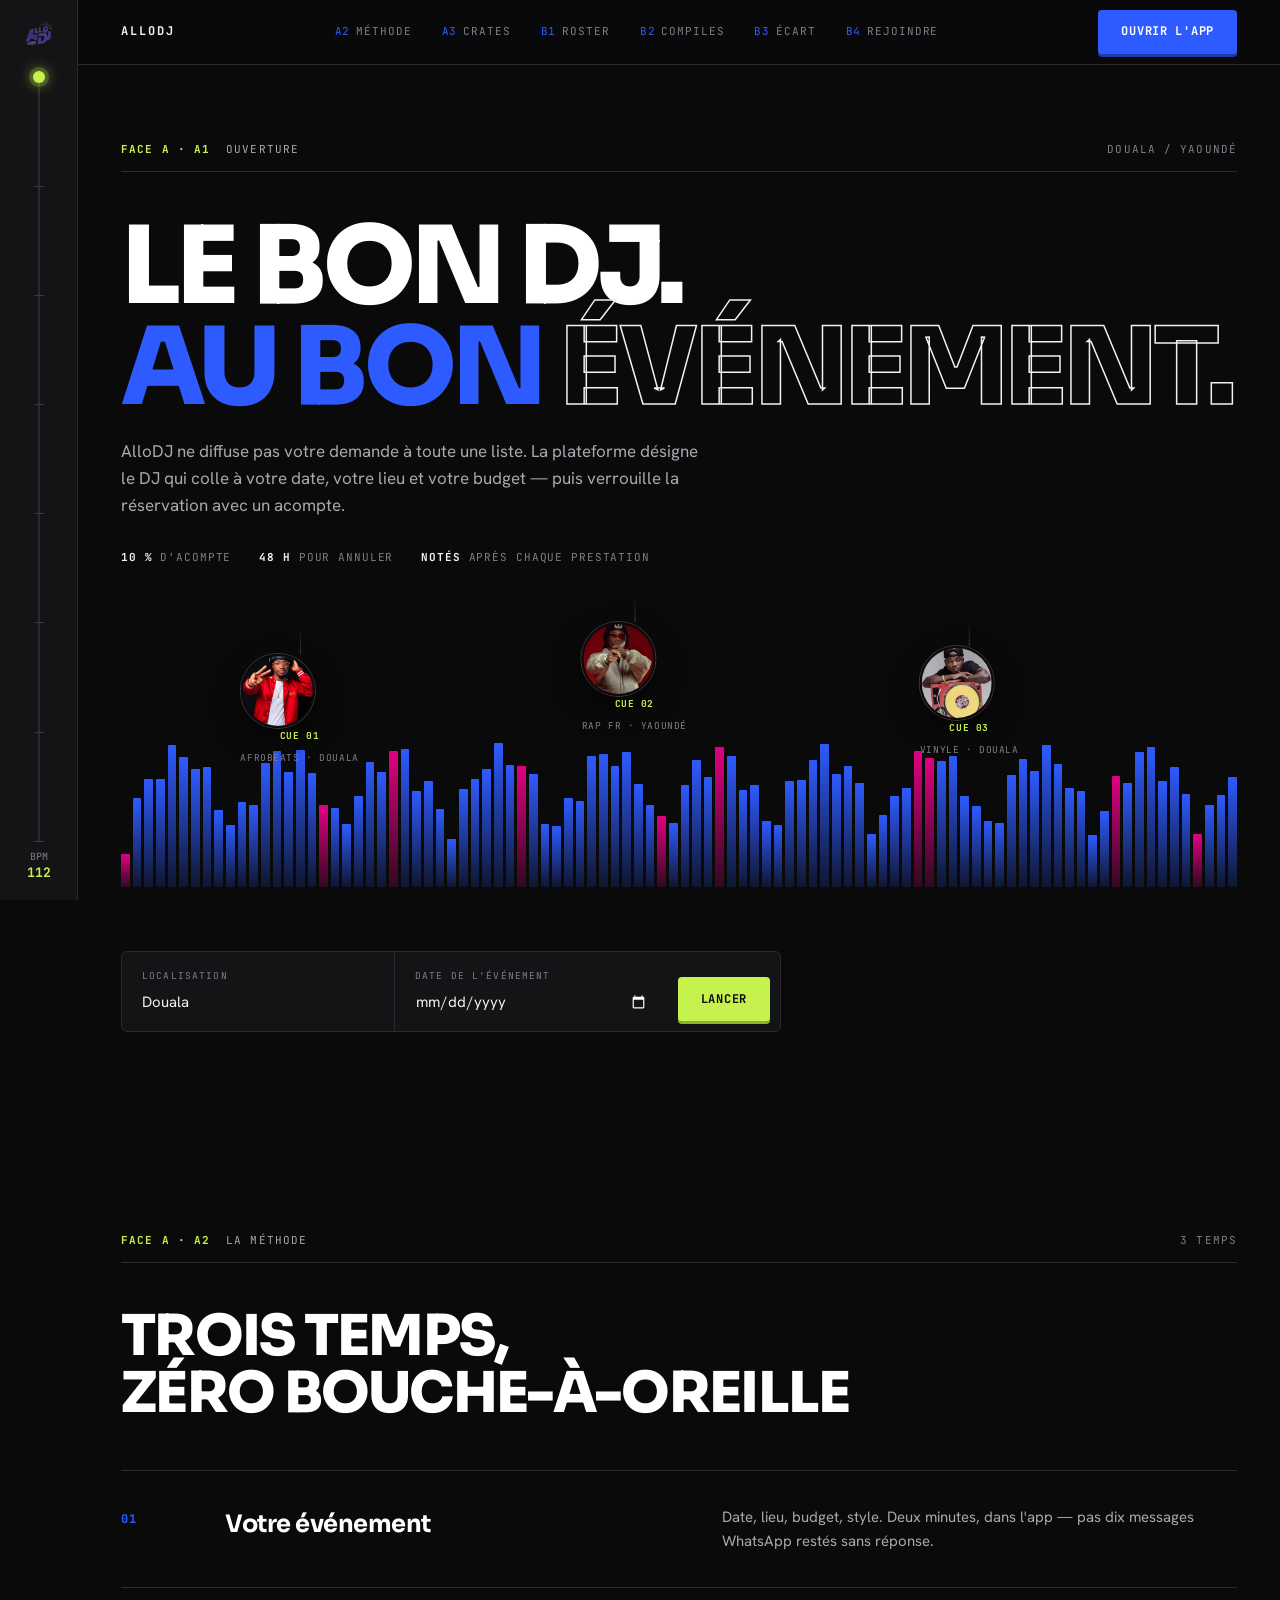
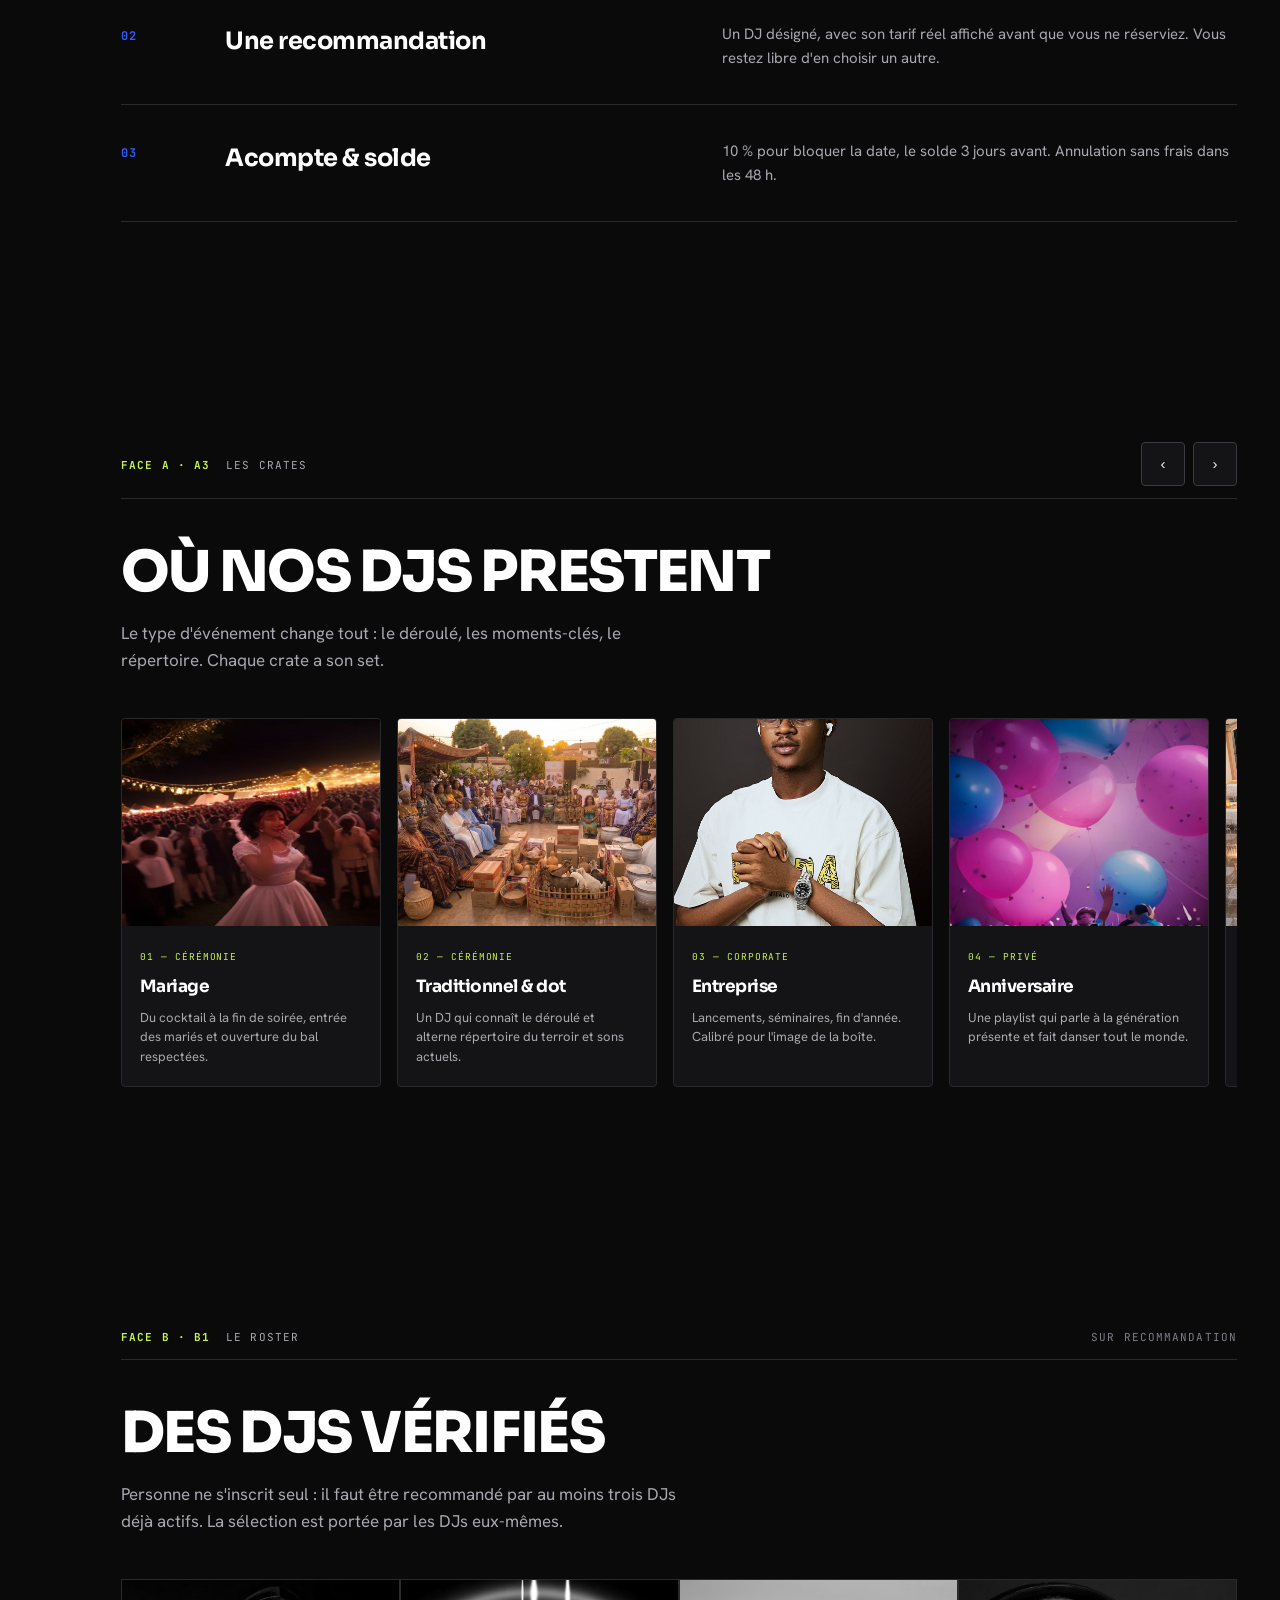
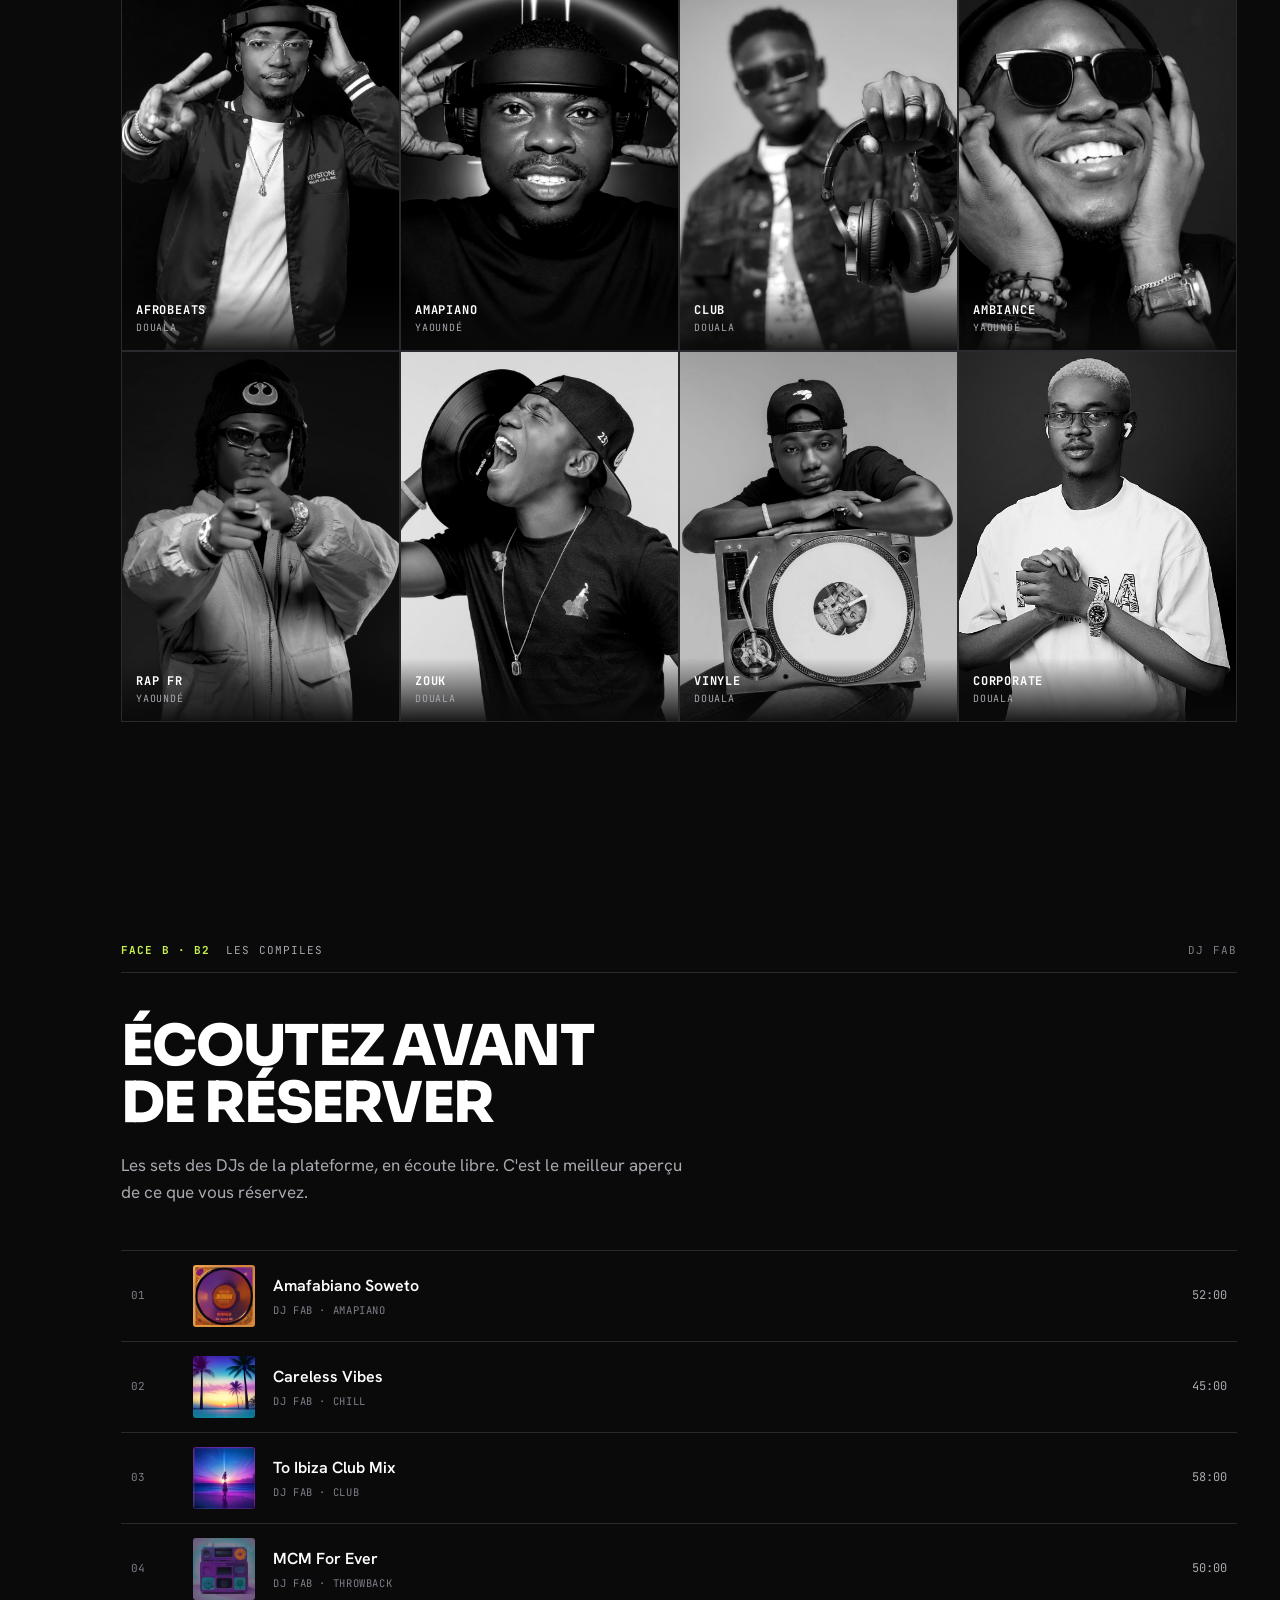
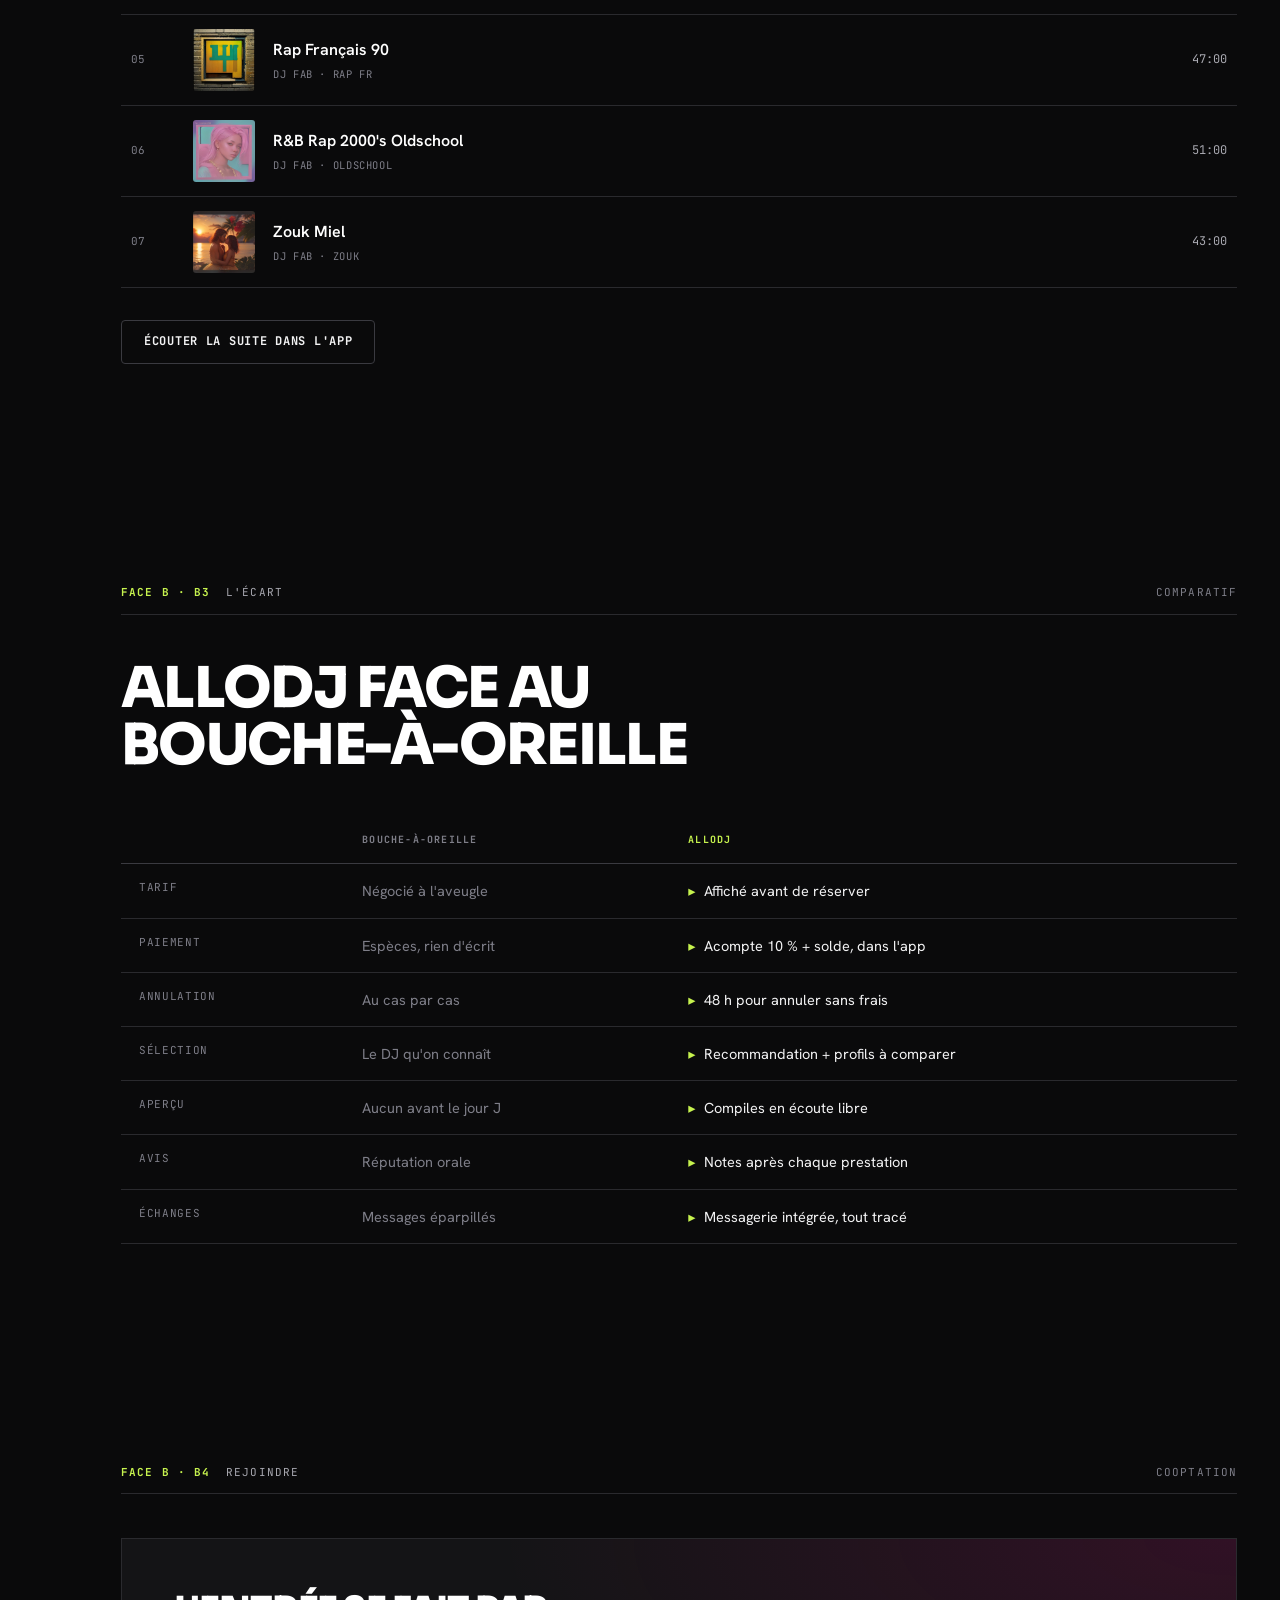
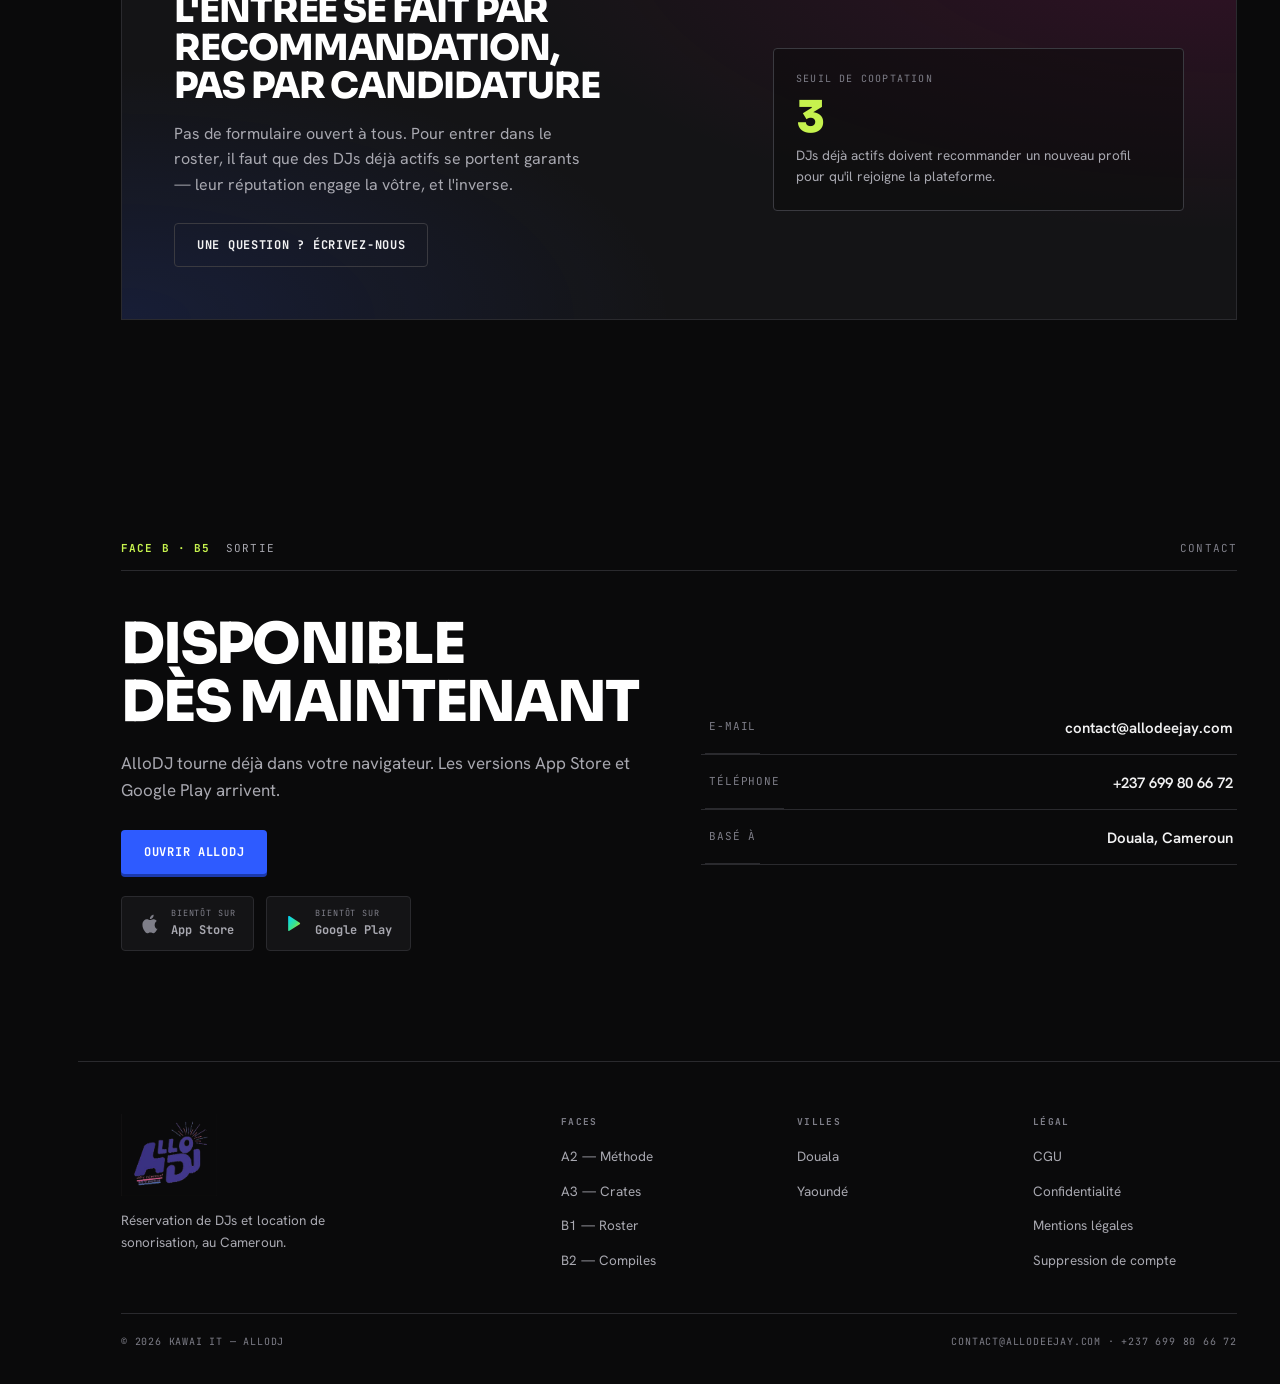
<file: console.html>
<!DOCTYPE html>
<html lang="fr">
<head>
<meta charset="UTF-8">
<meta name="viewport" content="width=device-width, initial-scale=1.0">
<title>AlloDJ — La console</title>
<meta name="description" content="AlloDJ recommande le DJ le plus adapté à votre événement — date, lieu, budget. Réservation sécurisée par acompte, à Douala et Yaoundé.">
<link rel="icon" type="image/png" href="assets/logo.png">
<link rel="preconnect" href="https://fonts.googleapis.com">
<link rel="preconnect" href="https://fonts.gstatic.com" crossorigin>
<link rel="stylesheet" href="https://fonts.googleapis.com/css2?family=Sora:wght@600;700;800&family=Hanken+Grotesk:wght@400;500;600&family=JetBrains+Mono:wght@400;500;700&display=swap">
<style>
  :root{
    --void:#0A0A0B;
    --panel:#141416;
    --panel-2:#1C1C1F;
    --line:#2A2A2E;
    --line-2:#3A3A40;
    --blue:#2E5BFF;
    --rose:#E10181;
    --peak:#C6F24E;
    --ink:#F2F2F3;
    --ink-2:#A8A8B0;
    --ink-3:#7E7E88;
    --rail:78px;
    --font-display:'Sora',system-ui,sans-serif;
    --font-body:'Hanken Grotesk',system-ui,sans-serif;
    --mono:'JetBrains Mono',ui-monospace,monospace;
    color-scheme:dark;
  }
  *{box-sizing:border-box;}
  html{scroll-behavior:smooth;}
  body{
    margin:0;background:var(--void);color:var(--ink);
    font-family:var(--font-body);line-height:1.6;-webkit-font-smoothing:antialiased;
    overflow-x:hidden;
  }
  h1,h2,h3{font-family:var(--font-display);margin:0;color:#fff;letter-spacing:-.03em;text-wrap:balance;}
  p{margin:0;}
  a{color:inherit;text-decoration:none;}
  img{display:block;max-width:100%;}
  ::selection{background:var(--peak);color:var(--void);}
  :focus-visible{outline:2px solid var(--peak);outline-offset:3px;}

  .mono{font-family:var(--mono);}
  .shell{padding-left:var(--rail);}
  .wrap{max-width:1180px;margin:0 auto;padding:0 32px;}

  /* ─── RAIL (channel strip) ─────────────────────────── */
  .rail{
    position:fixed;left:0;top:0;bottom:0;width:var(--rail);z-index:60;
    background:var(--panel);border-right:1px solid var(--line);
    display:flex;flex-direction:column;align-items:center;padding:18px 0;
  }
  .rail-logo{width:36px;margin-bottom:20px;}
  .rail-track{position:relative;flex:1;width:2px;background:var(--line);margin:8px 0;}
  .playhead{
    position:absolute;left:50%;transform:translate(-50%,-50%);top:0;
    width:12px;height:12px;border-radius:50%;background:var(--peak);
    box-shadow:0 0 0 4px rgba(198,242,78,.18),0 0 14px var(--peak);
    transition:top .12s linear;
  }
  .rail-marks{position:absolute;inset:0;display:flex;flex-direction:column;justify-content:space-between;}
  .rail-marks i{display:block;width:10px;height:1px;background:var(--line-2);margin-left:-4px;}
  .rail-bpm{font-family:var(--mono);font-size:10px;color:var(--ink-3);text-align:center;line-height:1.4;}
  .rail-bpm b{display:block;color:var(--peak);font-size:13px;font-weight:700;font-variant-numeric:tabular-nums;}

  /* ─── TOP BAR ──────────────────────────────────────── */
  .topbar{
    position:sticky;top:0;z-index:50;background:rgba(10,10,11,.82);
    backdrop-filter:blur(16px);-webkit-backdrop-filter:blur(16px);
    border-bottom:1px solid var(--line);
  }
  .topbar-in{display:flex;align-items:center;justify-content:space-between;gap:24px;height:64px;}
  .nav{display:flex;gap:2px;}
  .nav a{
    font-family:var(--mono);font-size:11px;letter-spacing:.08em;text-transform:uppercase;
    color:var(--ink-3);padding:10px 14px;border-radius:6px;transition:color .18s,background .18s;
  }
  .nav a:hover,.nav a.on{color:var(--ink);background:var(--panel-2);}
  .nav a .idx{color:var(--blue);margin-right:6px;}

  .btn{
    display:inline-flex;align-items:center;justify-content:center;gap:8px;min-height:44px;
    padding:0 22px;border-radius:4px;border:1px solid transparent;cursor:pointer;
    font-family:var(--mono);font-size:12px;font-weight:700;letter-spacing:.06em;text-transform:uppercase;
    transition:transform .16s,box-shadow .16s,background .16s,border-color .16s,color .16s;
  }
  .btn-pad{background:var(--blue);color:#fff;box-shadow:0 3px 0 #1B3AAE;}
  .btn-pad:hover{transform:translateY(1px);box-shadow:0 2px 0 #1B3AAE;}
  .btn-pad:active{transform:translateY(3px);box-shadow:0 0 0 #1B3AAE;}
  .btn-ghost{border-color:var(--line-2);color:var(--ink);}
  .btn-ghost:hover{border-color:var(--peak);color:var(--peak);}
  .btn-peak{background:var(--peak);color:var(--void);box-shadow:0 3px 0 #8FB32E;}
  .btn-peak:hover{transform:translateY(1px);box-shadow:0 2px 0 #8FB32E;}

  /* ─── SECTION CHROME ───────────────────────────────── */
  section{padding:110px 0;position:relative;}
  .slate{
    display:flex;align-items:baseline;gap:16px;flex-wrap:wrap;
    font-family:var(--mono);font-size:11px;letter-spacing:.1em;text-transform:uppercase;
    color:var(--ink-3);border-bottom:1px solid var(--line);padding-bottom:12px;margin-bottom:44px;
  }
  .slate .tk{color:var(--peak);font-weight:700;}
  .slate .ttl{color:var(--ink-2);}
  .slate .dur{margin-left:auto;font-variant-numeric:tabular-nums;}
  h2.big{font-size:clamp(30px,4.4vw,58px);font-weight:800;line-height:1.02;text-transform:uppercase;}
  .lede{color:var(--ink-2);font-size:17px;max-width:58ch;margin-top:20px;}

  /* ─── A1 HERO ──────────────────────────────────────── */
  .hero{padding:76px 0 90px;}
  .hero h1{
    font-size:clamp(28px,8.4vw,116px);font-weight:800;line-height:.94;text-transform:uppercase;
    letter-spacing:-.045em;overflow-wrap:break-word;
  }
  .hero h1 .thin{-webkit-text-stroke:1.5px var(--ink);color:transparent;}
  @media (max-width:560px){.hero h1 .thin{-webkit-text-stroke-width:1px;}}
  .hero h1 .hot{color:var(--blue);}
  .hero-meta{display:flex;gap:28px;flex-wrap:wrap;margin-top:30px;font-family:var(--mono);font-size:11px;letter-spacing:.08em;text-transform:uppercase;color:var(--ink-3);}
  .hero-meta b{color:var(--ink);font-weight:700;}

  /* waveform + cue points */
  .deck{position:relative;margin-top:40px;padding-top:130px;}
  .wave{display:flex;align-items:flex-end;gap:3px;height:150px;}
  .wave i{flex:1;min-width:2px;background:linear-gradient(180deg,var(--blue),rgba(46,91,255,.15));border-radius:1px;}
  .wave i.hi{background:linear-gradient(180deg,var(--rose),rgba(225,1,129,.18));}
  .cues{position:absolute;inset:0;pointer-events:none;}
  .cue{position:absolute;bottom:0;transform:translateX(-50%);text-align:center;pointer-events:auto;}
  .cue img{width:74px;height:74px;border-radius:50%;object-fit:cover;border:2px solid var(--void);box-shadow:0 0 0 1px var(--line-2),0 12px 30px rgba(0,0,0,.6);}
  .cue .lbl{font-family:var(--mono);font-size:9.5px;letter-spacing:.06em;text-transform:uppercase;color:var(--ink-3);margin-top:8px;white-space:nowrap;}
  .cue .lbl b{color:var(--peak);display:block;font-weight:700;}
  .cue-line{position:absolute;left:50%;bottom:100%;width:1px;height:26px;background:linear-gradient(180deg,transparent,var(--line-2));}

  /* cue widget (search) */
  .cue-panel{
    margin-top:64px;background:var(--panel);border:1px solid var(--line);border-radius:6px;
    display:grid;grid-template-columns:1fr 1fr auto;align-items:end;gap:0;max-width:660px;
  }
  .cue-panel .fld{padding:16px 20px;border-right:1px solid var(--line);}
  .cue-panel .fld:nth-child(2){border-right:none;}
  .cue-panel label{display:block;font-family:var(--mono);font-size:9.5px;letter-spacing:.12em;text-transform:uppercase;color:var(--ink-3);margin-bottom:6px;}
  .cue-panel select,.cue-panel input{
    width:100%;background:transparent;border:0;color:var(--ink);font-family:var(--font-body);font-size:15px;
    padding:2px 0;appearance:none;color-scheme:dark;
  }
  .cue-panel select option{background:var(--panel);}
  .cue-panel .go{margin:10px;}

  /* ─── A2 STEPS (timeline) ──────────────────────────── */
  .tl{position:relative;border-top:1px solid var(--line);}
  .tl-row{
    display:grid;grid-template-columns:76px 1fr 1.1fr;gap:28px;align-items:start;
    padding:34px 0;border-bottom:1px solid var(--line);transition:background .25s;
  }
  .tl-row:hover{background:rgba(255,255,255,.018);}
  .tl-row .n{font-family:var(--mono);font-size:12px;font-weight:700;color:var(--blue);letter-spacing:.08em;padding-top:5px;}
  .tl-row h3{font-size:24px;font-weight:700;letter-spacing:-.02em;}
  .tl-row p{color:var(--ink-2);font-size:15px;}

  /* ─── A3 CRATES ────────────────────────────────────── */
  .crates{display:flex;gap:16px;overflow-x:auto;padding:4px 4px 22px;scroll-snap-type:x mandatory;}
  .crates::-webkit-scrollbar{height:5px;}
  .crates::-webkit-scrollbar-thumb{background:var(--line-2);border-radius:99px;}
  .crate{
    flex:0 0 260px;scroll-snap-align:start;background:var(--panel);border:1px solid var(--line);
    border-radius:4px;overflow:hidden;transition:transform .28s,border-color .28s;
  }
  .crate:hover{transform:translateY(-6px);border-color:var(--blue);}
  .crate .ph{aspect-ratio:5/4;overflow:hidden;background:var(--panel-2);}
  .crate .ph img{width:100%;height:100%;object-fit:cover;transition:transform .5s;}
  .crate:hover .ph img{transform:scale(1.06);}
  .crate .bd{padding:16px 18px 20px;}
  .crate .tag{font-family:var(--mono);font-size:9.5px;letter-spacing:.1em;text-transform:uppercase;color:var(--peak);}
  .crate h3{font-size:17px;font-weight:700;margin-top:6px;}
  .crate p{color:var(--ink-2);font-size:13px;margin-top:7px;line-height:1.5;}
  .crate-nav{display:flex;gap:8px;margin-left:auto;}
  .crate-nav button{
    width:44px;height:44px;border-radius:4px;border:1px solid var(--line-2);background:var(--panel);
    color:var(--ink);cursor:pointer;font-size:15px;transition:border-color .18s,color .18s;
  }
  .crate-nav button:hover{border-color:var(--peak);color:var(--peak);}

  /* ─── B1 ROSTER ────────────────────────────────────── */
  .roster{display:grid;grid-template-columns:repeat(4,1fr);gap:2px;background:var(--line);border:1px solid var(--line);}
  .rost{position:relative;aspect-ratio:3/4;overflow:hidden;background:var(--panel);}
  .rost img{width:100%;height:100%;object-fit:cover;filter:grayscale(1) contrast(1.05);transition:filter .4s,transform .6s;}
  .rost:hover img{filter:none;transform:scale(1.04);}
  .rost .meta{
    position:absolute;left:0;right:0;bottom:0;padding:14px;
    background:linear-gradient(180deg,transparent,rgba(10,10,11,.92));
    font-family:var(--mono);font-size:10px;letter-spacing:.08em;text-transform:uppercase;color:var(--ink-2);
  }
  .rost .meta b{display:block;color:#fff;font-size:12px;font-weight:700;}

  /* ─── B2 TRACKLIST (compiles) ──────────────────────── */
  .tracks{border-top:1px solid var(--line);}
  .trk{
    display:grid;grid-template-columns:44px 62px 1fr auto;gap:18px;align-items:center;
    padding:14px 10px;border-bottom:1px solid var(--line);transition:background .22s;
  }
  .trk:hover{background:rgba(255,255,255,.025);}
  .trk .no{font-family:var(--mono);font-size:11px;color:var(--ink-3);}
  .trk .cov{width:62px;height:62px;border-radius:3px;object-fit:cover;background:var(--panel-2);}
  .trk .ttl{font-weight:600;font-size:16px;color:#fff;}
  .trk .sub{font-family:var(--mono);font-size:10.5px;letter-spacing:.06em;text-transform:uppercase;color:var(--ink-3);margin-top:3px;}
  .trk .dur{font-family:var(--mono);font-size:12px;color:var(--ink-2);font-variant-numeric:tabular-nums;}

  /* ─── B3 SPEC SHEET (comparison) ───────────────────── */
  .spec{width:100%;border-collapse:collapse;font-size:14.5px;}
  .spec th,.spec td{text-align:left;padding:15px 18px;border-bottom:1px solid var(--line);vertical-align:top;}
  .spec thead th{
    font-family:var(--mono);font-size:10px;letter-spacing:.12em;text-transform:uppercase;color:var(--ink-3);
    border-bottom:1px solid var(--line-2);
  }
  .spec thead th.us{color:var(--peak);}
  .spec td.k{font-family:var(--mono);font-size:11px;letter-spacing:.06em;text-transform:uppercase;color:var(--ink-3);width:20%;}
  .spec td.old{color:var(--ink-3);}
  .spec td.new{color:var(--ink);}
  .spec td.new::before{content:"▸";color:var(--peak);margin-right:9px;}
  .spec-wrap{overflow-x:auto;}
  .spec{min-width:640px;}

  /* ─── B4 PANEL ─────────────────────────────────────── */
  .join{
    border:1px solid var(--line);background:
      radial-gradient(120% 140% at 100% 0%,rgba(225,1,129,.14),transparent 55%),
      radial-gradient(90% 120% at 0% 100%,rgba(46,91,255,.14),transparent 55%),var(--panel);
    padding:52px;display:grid;grid-template-columns:1.35fr 1fr;gap:44px;align-items:center;
  }
  .join h2{font-size:clamp(24px,3vw,36px);font-weight:800;text-transform:uppercase;line-height:1.05;}
  .join p{color:var(--ink-2);margin-top:16px;max-width:46ch;}
  .rule-box{border:1px solid var(--line-2);border-radius:4px;padding:22px;background:rgba(10,10,11,.5);}
  .rule-box .k{font-family:var(--mono);font-size:10px;letter-spacing:.12em;text-transform:uppercase;color:var(--ink-3);}
  .rule-box .v{font-family:var(--font-display);font-size:44px;font-weight:800;color:var(--peak);line-height:1;margin:8px 0 6px;font-variant-numeric:tabular-nums;}
  .rule-box p{font-size:13.5px;color:var(--ink-2);margin:0;}

  /* ─── B5 OUT ───────────────────────────────────────── */
  .out{display:grid;grid-template-columns:1fr 1fr;gap:44px;align-items:center;}
  .stores{display:flex;gap:12px;flex-wrap:wrap;margin-top:22px;}
  .store{
    display:flex;align-items:center;gap:11px;border:1px solid var(--line);border-radius:4px;
    padding:11px 18px;background:var(--panel);color:var(--ink-3);
  }
  .store svg{flex-shrink:0;}
  .store .t{font-family:var(--mono);line-height:1.25;}
  .store .t small{display:block;font-size:8.5px;letter-spacing:.1em;text-transform:uppercase;color:var(--ink-3);}
  .store .t b{font-size:12px;color:var(--ink-2);}
  .contact-list{display:flex;flex-direction:column;gap:2px;}
  .contact-list a,.contact-list span{
    display:flex;align-items:center;justify-content:space-between;gap:20px;min-height:52px;
    padding:0 4px;border-bottom:1px solid var(--line);
    font-family:var(--mono);font-size:11px;letter-spacing:.08em;text-transform:uppercase;color:var(--ink-3);
  }
  .contact-list a b,.contact-list span b{font-size:15px;color:var(--ink);text-transform:none;letter-spacing:0;font-family:var(--font-body);font-weight:600;}
  .contact-list a:hover b{color:var(--peak);}

  /* ─── LINER NOTES (footer) ─────────────────────────── */
  footer{border-top:1px solid var(--line);padding:52px 0 34px;}
  .liner{display:grid;grid-template-columns:2fr 1fr 1fr 1fr;gap:32px;}
  .liner h4{font-family:var(--mono);font-size:9.5px;letter-spacing:.14em;text-transform:uppercase;color:var(--ink-3);margin:0 0 14px;}
  .liner ul{list-style:none;margin:0;padding:0;display:flex;flex-direction:column;gap:9px;}
  .liner a{font-size:13.5px;color:var(--ink-2);}
  .liner a:hover{color:var(--peak);}
  .liner .blurb{font-size:13.5px;color:var(--ink-2);max-width:34ch;margin-top:14px;}
  .foot-end{
    margin-top:40px;padding-top:20px;border-top:1px solid var(--line);
    display:flex;justify-content:space-between;flex-wrap:wrap;gap:12px;
    font-family:var(--mono);font-size:10px;letter-spacing:.08em;text-transform:uppercase;color:var(--ink-3);
  }

  /* ─── REVEAL (only when JS is on) ──────────────────── */
  .js .rv{opacity:0;transform:translateY(20px);transition:opacity .65s cubic-bezier(.22,1,.36,1),transform .65s cubic-bezier(.22,1,.36,1);}
  .rv.in{opacity:1;transform:none;}

  @media (max-width:1080px){
    :root{--rail:0px;}
    .rail{display:none;}
    .join,.out{grid-template-columns:1fr;}
    .roster{grid-template-columns:repeat(2,1fr);}
    .tl-row{grid-template-columns:52px 1fr;}
    .tl-row p{grid-column:2;}
  }
  @media (max-width:720px){
    .wrap{padding:0 20px;}
    section{padding:78px 0;}
    .nav{display:none;}
    .cue-panel{grid-template-columns:1fr;}
    .cue-panel .fld{border-right:none;border-bottom:1px solid var(--line);}
    .cue-panel .go{margin:14px;}
    .cue img{width:52px;height:52px;}
    .cue .lbl{display:none;}
    .liner{grid-template-columns:1fr 1fr;}
    .crate{flex-basis:78%;}
  }
  @media (prefers-reduced-motion:reduce){
    html{scroll-behavior:auto;}
    *{transition:none!important;animation:none!important;}
    .js .rv{opacity:1;transform:none;}
  }
</style>
</head>
<body>

<!-- ══ RAIL ══ -->
<aside class="rail" aria-hidden="true">
  <img class="rail-logo" src="assets/logo.png" alt="">
  <div class="rail-track">
    <div class="rail-marks"><i></i><i></i><i></i><i></i><i></i><i></i><i></i><i></i></div>
    <div class="playhead" id="playhead"></div>
  </div>
  <div class="rail-bpm">BPM<b id="bpm">124</b></div>
</aside>

<div class="shell">

  <!-- ══ TOP BAR ══ -->
  <div class="topbar">
    <div class="wrap topbar-in">
      <a href="#a1" class="mono" style="font-size:12px;letter-spacing:.16em;font-weight:700;">ALLODJ</a>
      <nav class="nav" id="nav">
        <a href="#a2"><span class="idx">A2</span>Méthode</a>
        <a href="#a3"><span class="idx">A3</span>Crates</a>
        <a href="#b1"><span class="idx">B1</span>Roster</a>
        <a href="#b2"><span class="idx">B2</span>Compiles</a>
        <a href="#b3"><span class="idx">B3</span>Écart</a>
        <a href="#b4"><span class="idx">B4</span>Rejoindre</a>
      </nav>
      <a href="https://appli.allodeejay.com/#/home" target="_blank" rel="noopener" class="btn btn-pad">Ouvrir l'app</a>
    </div>
  </div>

  <!-- ══ A1 — HERO ══ -->
  <section class="hero" id="a1">
    <div class="wrap">
      <div class="slate">
        <span class="tk">Face A · A1</span>
        <span class="ttl">Ouverture</span>
        <span class="dur">Douala / Yaoundé</span>
      </div>
      <h1>
        Le bon DJ.<br>
        <span class="hot">Au bon</span> <span class="thin">événement.</span>
      </h1>
      <p class="lede">
        AlloDJ ne diffuse pas votre demande à toute une liste. La plateforme
        désigne le DJ qui colle à votre date, votre lieu et votre budget — puis
        verrouille la réservation avec un acompte.
      </p>

      <div class="hero-meta">
        <span><b>10 %</b> d'acompte</span>
        <span><b>48 H</b> pour annuler</span>
        <span><b>Notés</b> après chaque prestation</span>
      </div>

      <div class="deck">
        <div class="wave" id="wave" aria-hidden="true"></div>
        <div class="cues" aria-hidden="true">
          <div class="cue" style="left:16%;bottom:118px;">
            <span class="cue-line"></span>
            <img src="assets/photos/real-dj-01.jpg" alt="">
            <span class="lbl"><b>Cue 01</b>Afrobeats · Douala</span>
          </div>
          <div class="cue" style="left:46%;bottom:150px;">
            <span class="cue-line"></span>
            <img src="assets/photos/real-dj-04.jpg" alt="">
            <span class="lbl"><b>Cue 02</b>Rap FR · Yaoundé</span>
          </div>
          <div class="cue" style="left:76%;bottom:126px;">
            <span class="cue-line"></span>
            <img src="assets/photos/real-dj-07.jpg" alt="">
            <span class="lbl"><b>Cue 03</b>Vinyle · Douala</span>
          </div>
        </div>
      </div>

      <form class="cue-panel" action="https://appli.allodeejay.com/#/home" target="_blank" rel="noopener">
        <div class="fld">
          <label for="q-ville">Localisation</label>
          <select id="q-ville" name="ville"><option>Douala</option><option>Yaoundé</option></select>
        </div>
        <div class="fld">
          <label for="q-date">Date de l'événement</label>
          <input id="q-date" type="date" name="date">
        </div>
        <button type="submit" class="btn btn-peak go">Lancer</button>
      </form>
    </div>
  </section>

  <!-- ══ A2 — MÉTHODE ══ -->
  <section id="a2">
    <div class="wrap">
      <div class="slate rv"><span class="tk">Face A · A2</span><span class="ttl">La méthode</span><span class="dur">3 temps</span></div>
      <h2 class="big rv">Trois temps,<br>zéro bouche-à-oreille</h2>
      <div class="tl" style="margin-top:48px;">
        <div class="tl-row rv"><span class="n">01</span><h3>Votre événement</h3><p>Date, lieu, budget, style. Deux minutes, dans l'app — pas dix messages WhatsApp restés sans réponse.</p></div>
        <div class="tl-row rv"><span class="n">02</span><h3>Une recommandation</h3><p>Un DJ désigné, avec son tarif réel affiché avant que vous ne réserviez. Vous restez libre d'en choisir un autre.</p></div>
        <div class="tl-row rv"><span class="n">03</span><h3>Acompte &amp; solde</h3><p>10 % pour bloquer la date, le solde 3 jours avant. Annulation sans frais dans les 48 h.</p></div>
      </div>
    </div>
  </section>

  <!-- ══ A3 — CRATES ══ -->
  <section id="a3">
    <div class="wrap">
      <div class="slate rv">
        <span class="tk">Face A · A3</span><span class="ttl">Les crates</span>
        <div class="crate-nav"><button type="button" id="cr-prev" aria-label="Précédent">‹</button><button type="button" id="cr-next" aria-label="Suivant">›</button></div>
      </div>
      <h2 class="big rv">Où nos DJs prestent</h2>
      <p class="lede rv">Le type d'événement change tout : le déroulé, les moments-clés, le répertoire. Chaque crate a son set.</p>
      <div class="crates rv" id="crates" style="margin-top:40px;">
        <article class="crate"><div class="ph"><img src="assets/photos/crowd-wedding.jpg" alt="Mariage"></div><div class="bd"><span class="tag">01 — Cérémonie</span><h3>Mariage</h3><p>Du cocktail à la fin de soirée, entrée des mariés et ouverture du bal respectées.</p></div></article>
        <article class="crate"><div class="ph"><img src="assets/photos/evt-tradi.jpg" alt="Mariage traditionnel"></div><div class="bd"><span class="tag">02 — Cérémonie</span><h3>Traditionnel &amp; dot</h3><p>Un DJ qui connaît le déroulé et alterne répertoire du terroir et sons actuels.</p></div></article>
        <article class="crate"><div class="ph"><img src="assets/photos/real-dj-02.jpg" alt="Entreprise"></div><div class="bd"><span class="tag">03 — Corporate</span><h3>Entreprise</h3><p>Lancements, séminaires, fin d'année. Calibré pour l'image de la boîte.</p></div></article>
        <article class="crate"><div class="ph"><img src="assets/photos/birthday-balloons.jpg" alt="Anniversaire"></div><div class="bd"><span class="tag">04 — Privé</span><h3>Anniversaire</h3><p>Une playlist qui parle à la génération présente et fait danser tout le monde.</p></div></article>
        <article class="crate"><div class="ph"><img src="assets/photos/evt-bapteme.jpg" alt="Baptême"></div><div class="bd"><span class="tag">05 — Famille</span><h3>Baptême</h3><p>Ambiance familiale, puis montée en énergie une fois les enfants couchés.</p></div></article>
        <article class="crate"><div class="ph"><img src="assets/photos/evt-diplome.jpg" alt="Remise de diplôme"></div><div class="bd"><span class="tag">06 — Privé</span><h3>Remise de diplôme</h3><p>Célébration jeune et rythmée pour marquer le coup avec la promo.</p></div></article>
        <article class="crate"><div class="ph"><img src="assets/photos/evt-prive.jpg" alt="Retour au pays"></div><div class="bd"><span class="tag">07 — Privé</span><h3>Retour au pays</h3><p>Retrouvailles de la diaspora, fêtes à la maison, soirées entre proches.</p></div></article>
        <article class="crate"><div class="ph"><img src="assets/photos/evt-club.jpg" alt="Concert et club"></div><div class="bd"><span class="tag">08 — Scène</span><h3>Concert &amp; club</h3><p>Warm-up, première partie ou set principal, avec le matériel qu'il faut.</p></div></article>
      </div>
    </div>
  </section>

  <!-- ══ B1 — ROSTER ══ -->
  <section id="b1">
    <div class="wrap">
      <div class="slate rv"><span class="tk">Face B · B1</span><span class="ttl">Le roster</span><span class="dur">Sur recommandation</span></div>
      <h2 class="big rv">Des DJs vérifiés</h2>
      <p class="lede rv">Personne ne s'inscrit seul : il faut être recommandé par au moins trois DJs déjà actifs. La sélection est portée par les DJs eux-mêmes.</p>
      <div class="roster rv" style="margin-top:44px;">
        <figure class="rost" style="margin:0;"><img src="assets/photos/real-dj-01.jpg" alt="DJ vérifié AlloDJ"><figcaption class="meta"><b>Afrobeats</b>Douala</figcaption></figure>
        <figure class="rost" style="margin:0;"><img src="assets/photos/real-dj-03.jpg" alt="DJ vérifié AlloDJ"><figcaption class="meta"><b>Amapiano</b>Yaoundé</figcaption></figure>
        <figure class="rost" style="margin:0;"><img src="assets/photos/real-dj-05.jpg" alt="DJ vérifié AlloDJ"><figcaption class="meta"><b>Club</b>Douala</figcaption></figure>
        <figure class="rost" style="margin:0;"><img src="assets/photos/real-dj-08.jpg" alt="DJ vérifié AlloDJ"><figcaption class="meta"><b>Ambiance</b>Yaoundé</figcaption></figure>
        <figure class="rost" style="margin:0;"><img src="assets/photos/real-dj-04.jpg" alt="DJ vérifié AlloDJ"><figcaption class="meta"><b>Rap FR</b>Yaoundé</figcaption></figure>
        <figure class="rost" style="margin:0;"><img src="assets/photos/real-dj-06.jpg" alt="DJ vérifié AlloDJ"><figcaption class="meta"><b>Zouk</b>Douala</figcaption></figure>
        <figure class="rost" style="margin:0;"><img src="assets/photos/real-dj-07.jpg" alt="DJ vérifié AlloDJ"><figcaption class="meta"><b>Vinyle</b>Douala</figcaption></figure>
        <figure class="rost" style="margin:0;"><img src="assets/photos/real-dj-02.jpg" alt="DJ vérifié AlloDJ"><figcaption class="meta"><b>Corporate</b>Douala</figcaption></figure>
      </div>
    </div>
  </section>

  <!-- ══ B2 — COMPILES ══ -->
  <section id="b2">
    <div class="wrap">
      <div class="slate rv"><span class="tk">Face B · B2</span><span class="ttl">Les compiles</span><span class="dur">DJ Fab</span></div>
      <h2 class="big rv">Écoutez avant<br>de réserver</h2>
      <p class="lede rv">Les sets des DJs de la plateforme, en écoute libre. C'est le meilleur aperçu de ce que vous réservez.</p>
      <div class="tracks rv" style="margin-top:44px;">
        <div class="trk"><span class="no">01</span><img class="cov" src="assets/covers/amafabiano-soweto.jpg" alt=""><div><div class="ttl">Amafabiano Soweto</div><div class="sub">DJ Fab · Amapiano</div></div><span class="dur">52:00</span></div>
        <div class="trk"><span class="no">02</span><img class="cov" src="assets/covers/careless-vibes.jpg" alt=""><div><div class="ttl">Careless Vibes</div><div class="sub">DJ Fab · Chill</div></div><span class="dur">45:00</span></div>
        <div class="trk"><span class="no">03</span><img class="cov" src="assets/covers/to-ibiza-club-mix.jpg" alt=""><div><div class="ttl">To Ibiza Club Mix</div><div class="sub">DJ Fab · Club</div></div><span class="dur">58:00</span></div>
        <div class="trk"><span class="no">04</span><img class="cov" src="assets/covers/mcm-for-ever.jpg" alt=""><div><div class="ttl">MCM For Ever</div><div class="sub">DJ Fab · Throwback</div></div><span class="dur">50:00</span></div>
        <div class="trk"><span class="no">05</span><img class="cov" src="assets/covers/rap-francais-90.jpg" alt=""><div><div class="ttl">Rap Français 90</div><div class="sub">DJ Fab · Rap FR</div></div><span class="dur">47:00</span></div>
        <div class="trk"><span class="no">06</span><img class="cov" src="assets/covers/rnb-rap-2000s-oldschool.jpg" alt=""><div><div class="ttl">R&amp;B Rap 2000's Oldschool</div><div class="sub">DJ Fab · Oldschool</div></div><span class="dur">51:00</span></div>
        <div class="trk"><span class="no">07</span><img class="cov" src="assets/covers/zouk-miel.jpg" alt=""><div><div class="ttl">Zouk Miel</div><div class="sub">DJ Fab · Zouk</div></div><span class="dur">43:00</span></div>
      </div>
      <div style="margin-top:32px;">
        <a href="https://appli.allodeejay.com/#/home" target="_blank" rel="noopener" class="btn btn-ghost">Écouter la suite dans l'app</a>
      </div>
    </div>
  </section>

  <!-- ══ B3 — ÉCART ══ -->
  <section id="b3">
    <div class="wrap">
      <div class="slate rv"><span class="tk">Face B · B3</span><span class="ttl">L'écart</span><span class="dur">Comparatif</span></div>
      <h2 class="big rv">AlloDJ face au<br>bouche-à-oreille</h2>
      <div class="spec-wrap rv" style="margin-top:44px;">
        <table class="spec">
          <thead><tr><th></th><th>Bouche-à-oreille</th><th class="us">AlloDJ</th></tr></thead>
          <tbody>
            <tr><td class="k">Tarif</td><td class="old">Négocié à l'aveugle</td><td class="new">Affiché avant de réserver</td></tr>
            <tr><td class="k">Paiement</td><td class="old">Espèces, rien d'écrit</td><td class="new">Acompte 10 % + solde, dans l'app</td></tr>
            <tr><td class="k">Annulation</td><td class="old">Au cas par cas</td><td class="new">48 h pour annuler sans frais</td></tr>
            <tr><td class="k">Sélection</td><td class="old">Le DJ qu'on connaît</td><td class="new">Recommandation + profils à comparer</td></tr>
            <tr><td class="k">Aperçu</td><td class="old">Aucun avant le jour J</td><td class="new">Compiles en écoute libre</td></tr>
            <tr><td class="k">Avis</td><td class="old">Réputation orale</td><td class="new">Notes après chaque prestation</td></tr>
            <tr><td class="k">Échanges</td><td class="old">Messages éparpillés</td><td class="new">Messagerie intégrée, tout tracé</td></tr>
          </tbody>
        </table>
      </div>
    </div>
  </section>

  <!-- ══ B4 — REJOINDRE ══ -->
  <section id="b4">
    <div class="wrap">
      <div class="slate rv"><span class="tk">Face B · B4</span><span class="ttl">Rejoindre</span><span class="dur">Cooptation</span></div>
      <div class="join rv">
        <div>
          <h2>L'entrée se fait par recommandation, pas par candidature</h2>
          <p>Pas de formulaire ouvert à tous. Pour entrer dans le roster, il faut que des DJs déjà actifs se portent garants — leur réputation engage la vôtre, et l'inverse.</p>
          <div style="margin-top:26px;"><a href="mailto:contact@allodeejay.com?subject=Question%20-%20Recommandation%20DJ%20AlloDJ" class="btn btn-ghost">Une question ? Écrivez-nous</a></div>
        </div>
        <div class="rule-box">
          <div class="k">Seuil de cooptation</div>
          <div class="v" id="coopt">3</div>
          <p>DJs déjà actifs doivent recommander un nouveau profil pour qu'il rejoigne la plateforme.</p>
        </div>
      </div>
    </div>
  </section>

  <!-- ══ B5 — SORTIE ══ -->
  <section id="b5">
    <div class="wrap">
      <div class="slate rv"><span class="tk">Face B · B5</span><span class="ttl">Sortie</span><span class="dur">Contact</span></div>
      <div class="out rv">
        <div>
          <h2 class="big">Disponible<br>dès maintenant</h2>
          <p class="lede">AlloDJ tourne déjà dans votre navigateur. Les versions App Store et Google Play arrivent.</p>
          <div style="margin-top:26px;"><a href="https://appli.allodeejay.com/#/home" target="_blank" rel="noopener" class="btn btn-pad">Ouvrir AlloDJ</a></div>
          <div class="stores">
            <span class="store">
              <svg viewBox="0 0 24 24" width="20" height="20" fill="currentColor" aria-hidden="true"><path d="M16.365 1.43c0 1.14-.493 2.27-1.177 3.08-.744.9-1.99 1.57-2.987 1.57-.12 0-.23-.02-.3-.03-.01-.06-.04-.22-.04-.39 0-1.15.572-2.27 1.206-2.98.804-.94 2.142-1.64 3.248-1.68.03.13.05.28.05.43zm4.565 15.71c-.03.07-.463 1.58-1.518 3.12-.945 1.34-1.94 2.71-3.43 2.71-1.517 0-1.9-.88-3.63-.88-1.698 0-2.302.91-3.67.91-1.377 0-2.332-1.26-3.428-2.8-1.287-1.82-2.325-4.63-2.325-7.28 0-4.28 2.784-6.55 5.53-6.55 1.43 0 2.623.94 3.522.94.858 0 2.19-1 3.836-1 .625 0 2.865.06 4.336 2.19-.114.07-2.583 1.51-2.583 4.63 0 3.7 3.246 5.01 3.36 5.05z"/></svg>
              <span class="t"><small>Bientôt sur</small><b>App Store</b></span>
            </span>
            <span class="store">
              <svg viewBox="0 0 24 24" width="19" height="19" aria-hidden="true"><defs><linearGradient id="gp" x1="0%" y1="0%" x2="100%" y2="100%"><stop offset="0%" stop-color="#00D2FF"/><stop offset="55%" stop-color="#3BE48B"/><stop offset="100%" stop-color="#FFDE00"/></linearGradient></defs><path fill="url(#gp)" d="M4 3.5c0-.4.2-.75.55-.93a1 1 0 0 1 1.02.04l13 8.5a1 1 0 0 1 0 1.68l-13 8.5a1 1 0 0 1-1.02.04A1.05 1.05 0 0 1 4 20.4V3.5z"/></svg>
              <span class="t"><small>Bientôt sur</small><b>Google Play</b></span>
            </span>
          </div>
        </div>
        <div class="contact-list">
          <a href="mailto:contact@allodeejay.com"><span>E-mail</span><b>contact@allodeejay.com</b></a>
          <a href="tel:+237699806672"><span>Téléphone</span><b>+237 699 80 66 72</b></a>
          <span><span>Basé à</span><b>Douala, Cameroun</b></span>
        </div>
      </div>
    </div>
  </section>

  <!-- ══ LINER NOTES ══ -->
  <footer>
    <div class="wrap">
      <div class="liner">
        <div>
          <img src="assets/logo.png" alt="AlloDJ" style="width:96px;">
          <p class="blurb">Réservation de DJs et location de sonorisation, au Cameroun.</p>
        </div>
        <div><h4>Faces</h4><ul><li><a href="#a2">A2 — Méthode</a></li><li><a href="#a3">A3 — Crates</a></li><li><a href="#b1">B1 — Roster</a></li><li><a href="#b2">B2 — Compiles</a></li></ul></div>
        <div><h4>Villes</h4><ul><li><a href="#a1">Douala</a></li><li><a href="#a1">Yaoundé</a></li></ul></div>
        <div><h4>Légal</h4><ul><li><a href="cgu.html">CGU</a></li><li><a href="confidentialite.html">Confidentialité</a></li><li><a href="mentions-legales.html">Mentions légales</a></li><li><a href="suppression-de-compte.html">Suppression de compte</a></li></ul></div>
      </div>
      <div class="foot-end"><span>© 2026 Kawai IT — AlloDJ</span><span>contact@allodeejay.com · +237 699 80 66 72</span></div>
    </div>
  </footer>

</div>

<script>
  document.documentElement.classList.add('js');
  const reduced = window.matchMedia('(prefers-reduced-motion: reduce)').matches;

  /* Waveform : barres déterministes, quelques-unes marquées "hi" */
  (function () {
    const wave = document.getElementById('wave');
    if (!wave) return;
    const n = 96;
    let html = '';
    for (let i = 0; i < n; i++) {
      const base = 22 + Math.abs(Math.sin(i * 0.34)) * 52 + Math.abs(Math.sin(i * 1.13)) * 22;
      const hot = i % 17 === 0 || i % 23 === 0;
      html += `<i class="${hot ? 'hi' : ''}" style="height:${base.toFixed(1)}%"></i>`;
    }
    wave.innerHTML = html;
  })();

  /* Playhead + nav active + BPM au scroll */
  (function () {
    const sections = [...document.querySelectorAll('section[id]')];
    const links = [...document.querySelectorAll('#nav a')];
    const playhead = document.getElementById('playhead');
    const bpm = document.getElementById('bpm');
    const onScroll = () => {
      const max = document.documentElement.scrollHeight - window.innerHeight;
      const p = max > 0 ? Math.min(window.scrollY / max, 1) : 0;
      if (playhead) playhead.style.top = (p * 100).toFixed(2) + '%';
      if (bpm) bpm.textContent = Math.round(112 + p * 26);
      let current = sections[0];
      for (const s of sections) if (s.getBoundingClientRect().top <= 140) current = s;
      links.forEach((a) => a.classList.toggle('on', a.getAttribute('href') === '#' + current.id));
    };
    document.addEventListener('scroll', onScroll, { passive: true });
    onScroll();
  })();

  /* Crates : flèches */
  (function () {
    const box = document.getElementById('crates');
    if (!box) return;
    const step = () => Math.min(box.clientWidth * 0.8, 620);
    document.getElementById('cr-prev')?.addEventListener('click', () => box.scrollBy({ left: -step(), behavior: reduced ? 'auto' : 'smooth' }));
    document.getElementById('cr-next')?.addEventListener('click', () => box.scrollBy({ left: step(), behavior: reduced ? 'auto' : 'smooth' }));
  })();

  /* Reveal — avec filet de sécurité */
  (function () {
    const items = [...document.querySelectorAll('.rv')];
    if (reduced || !('IntersectionObserver' in window)) {
      items.forEach((el) => el.classList.add('in'));
      return;
    }
    setTimeout(() => items.forEach((el) => el.classList.add('in')), 2600);
    const io = new IntersectionObserver((entries) => {
      entries.forEach((e) => {
        if (e.isIntersecting) { e.target.classList.add('in'); io.unobserve(e.target); }
      });
    }, { threshold: 0.12, rootMargin: '0px 0px -50px 0px' });
    items.forEach((el) => io.observe(el));
  })();
</script>
</body>
</html>
</file>
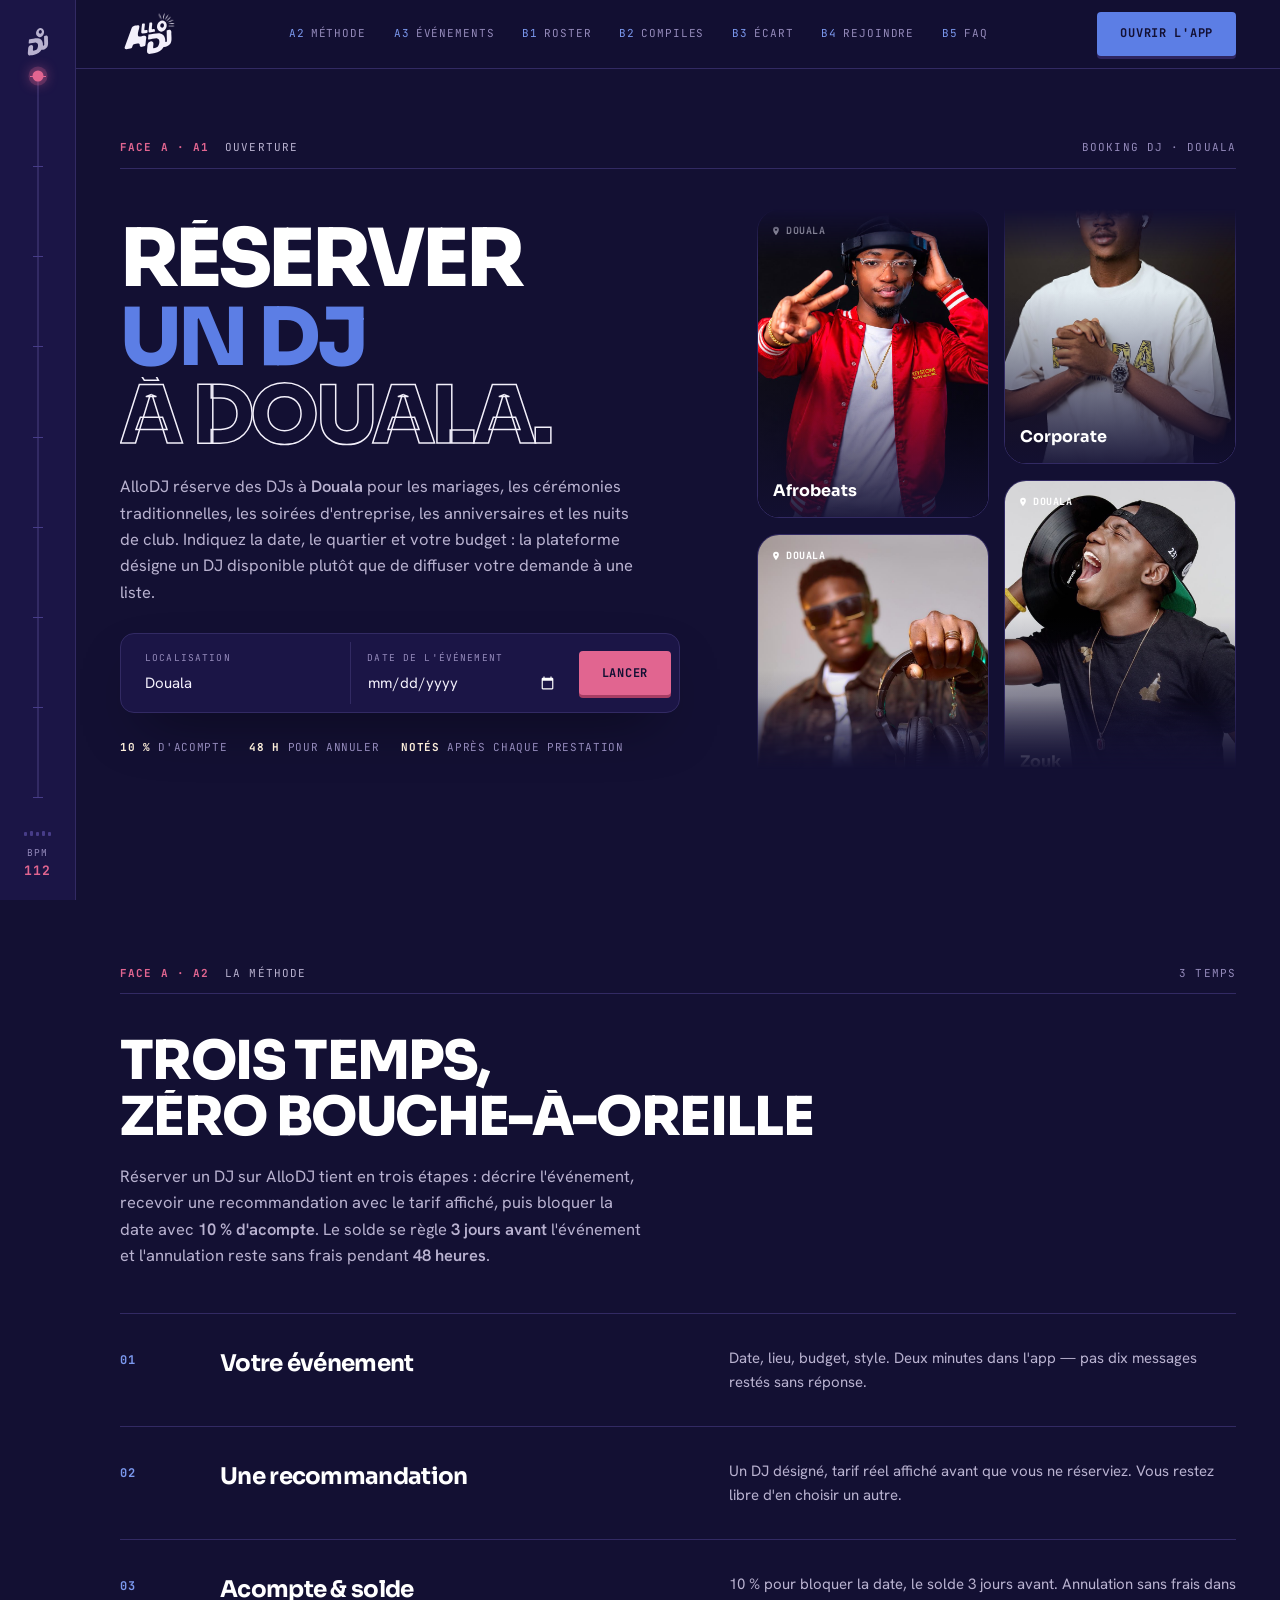
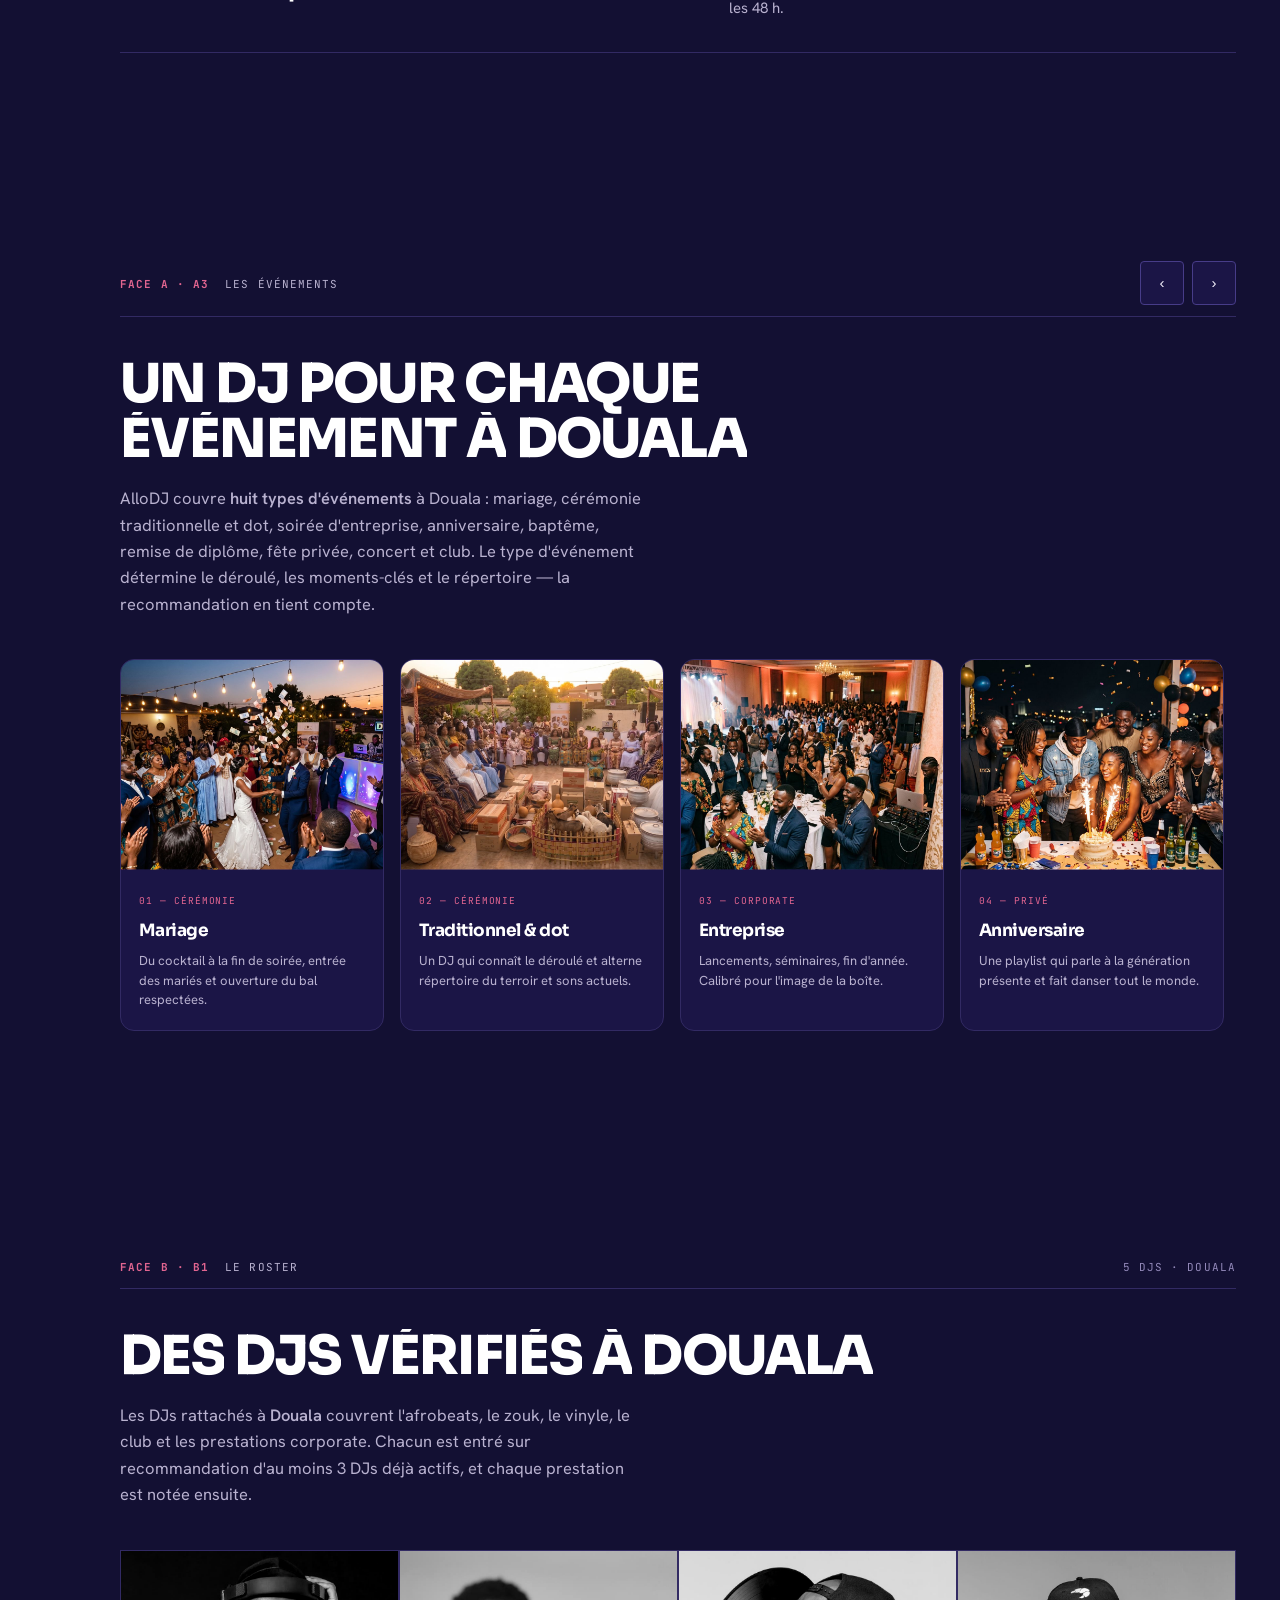
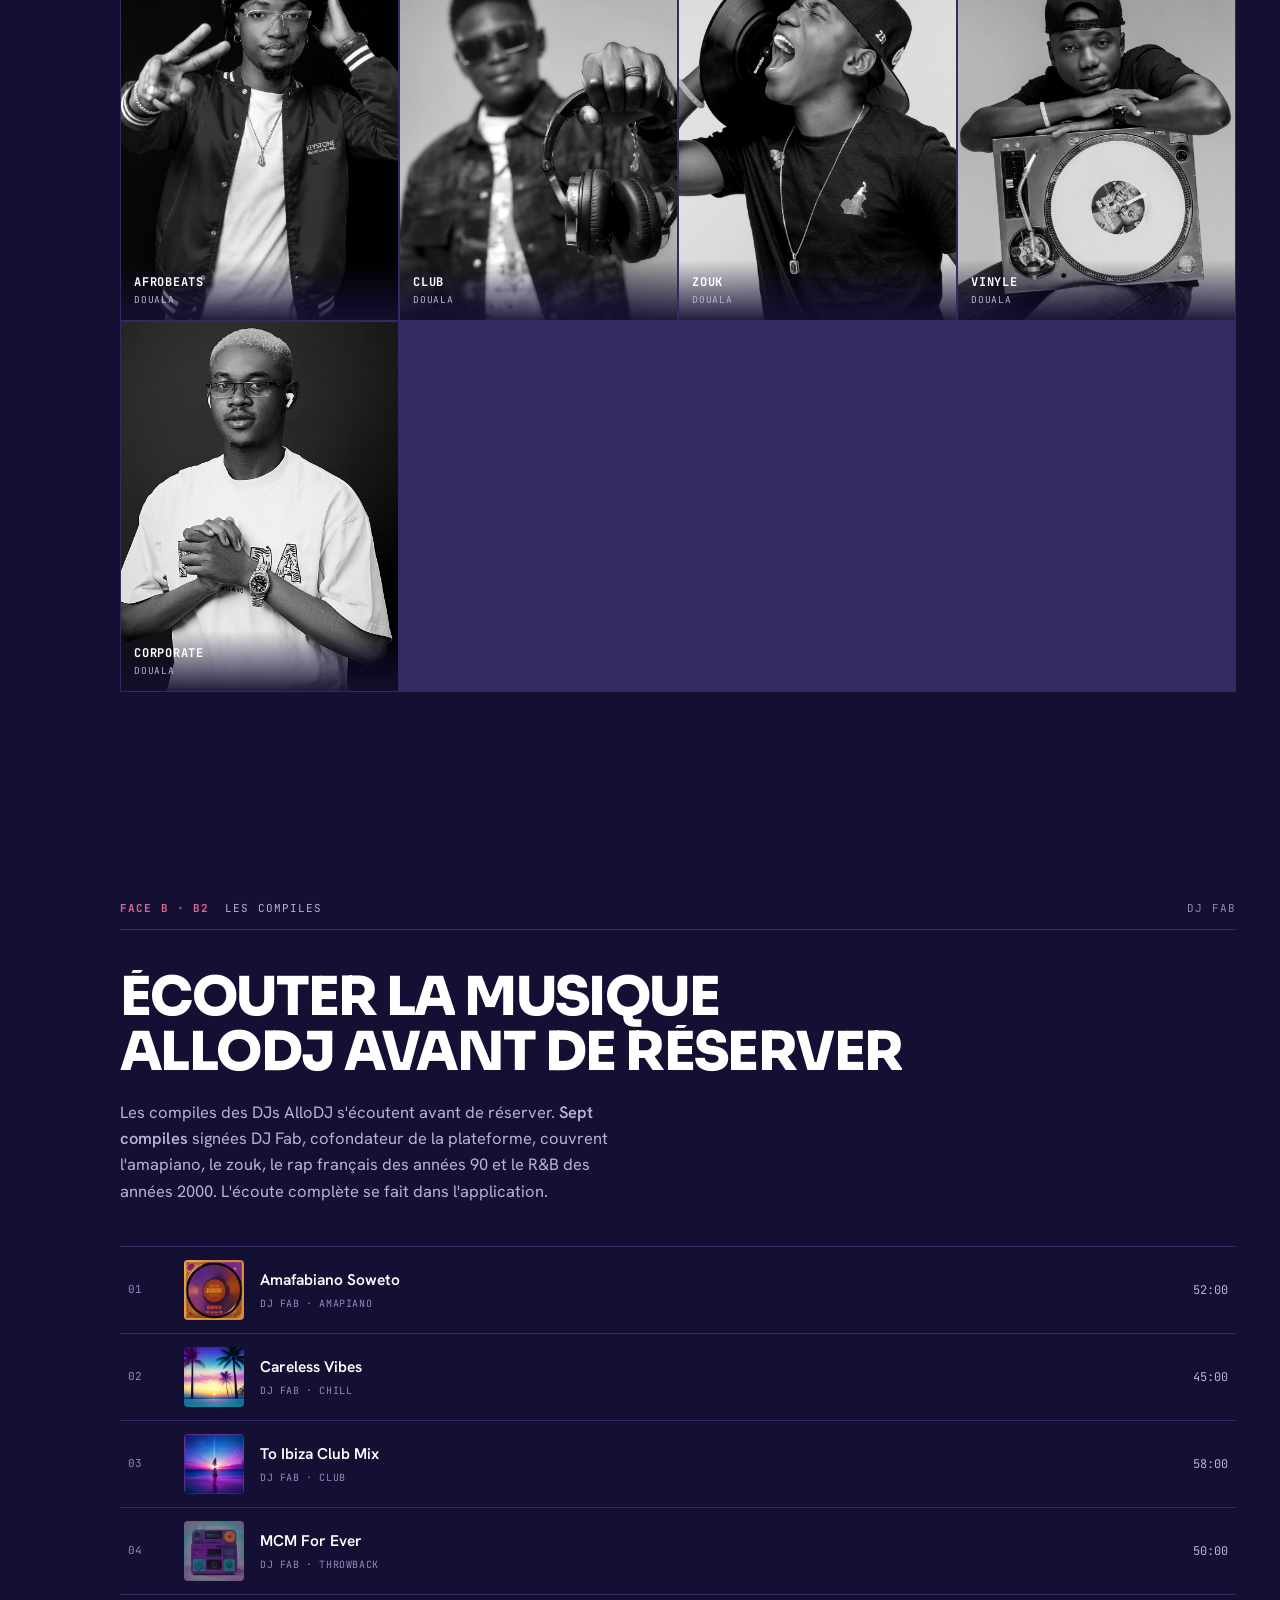
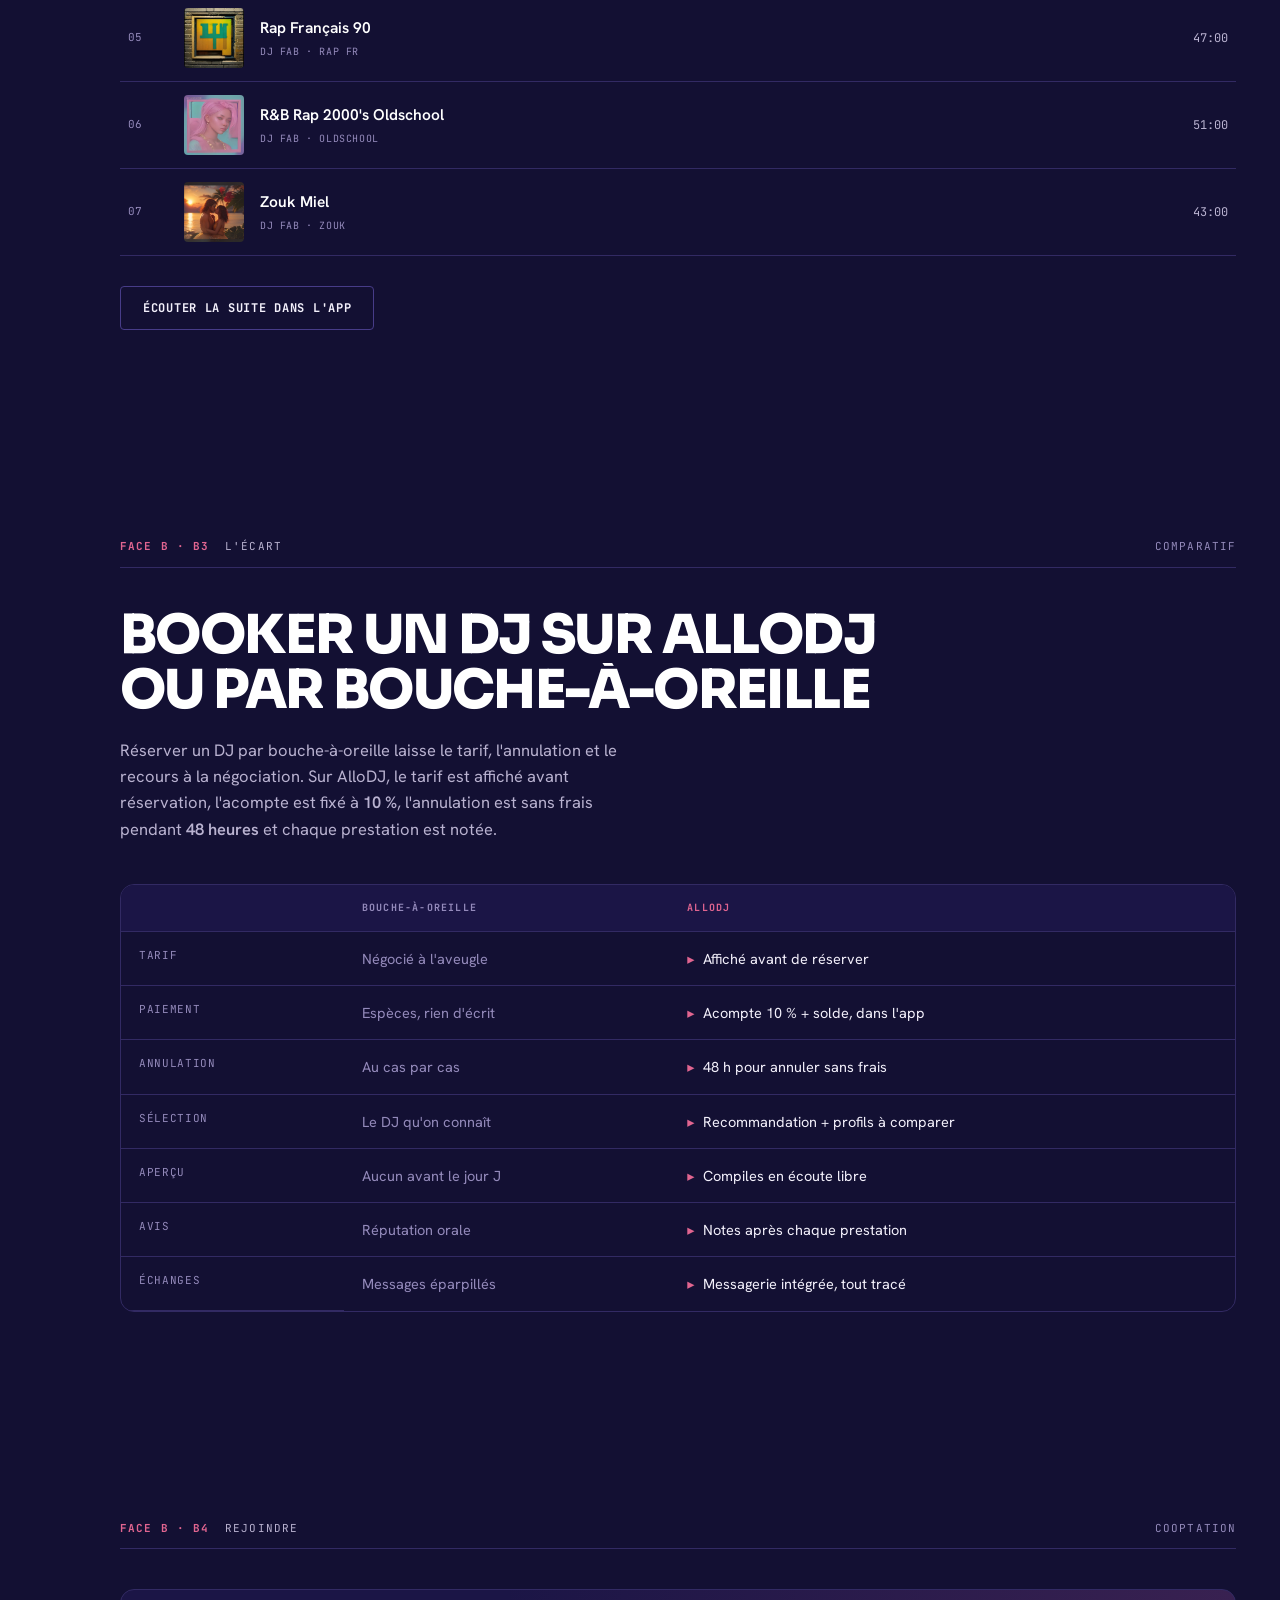
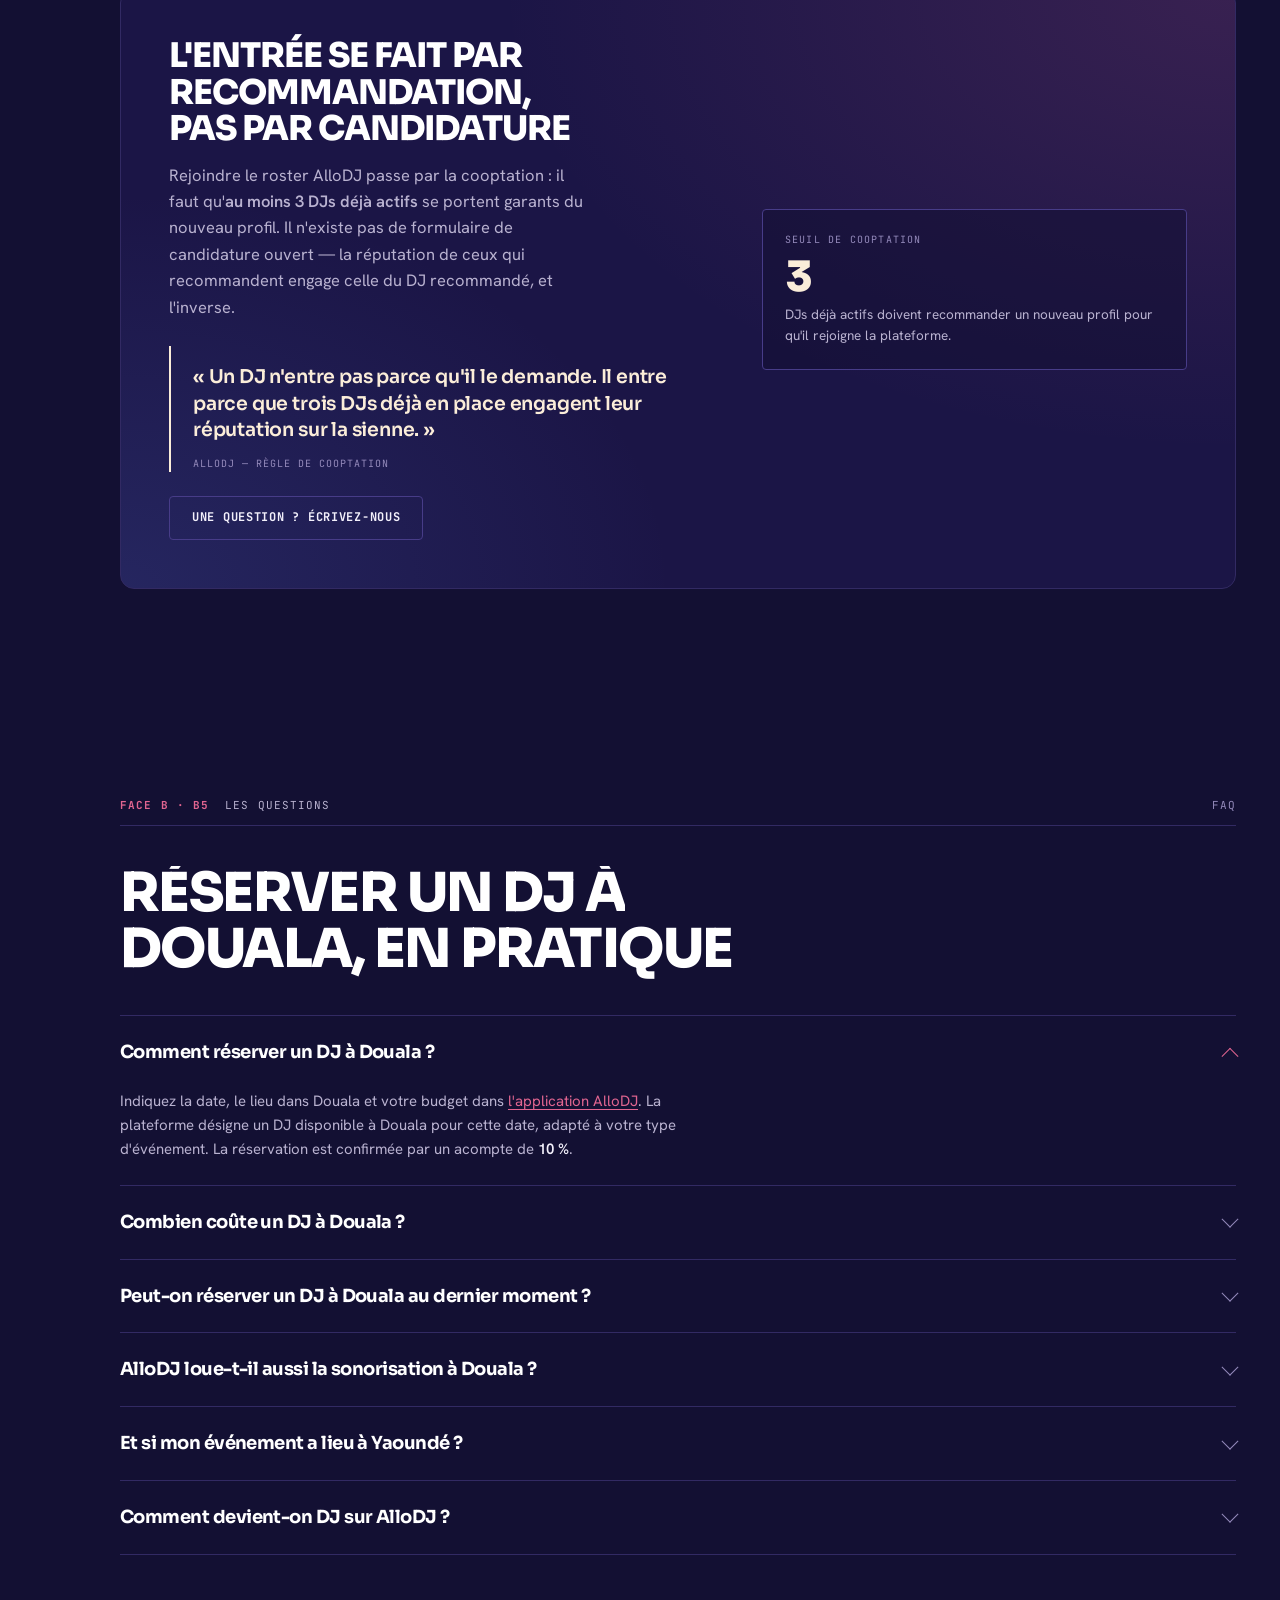
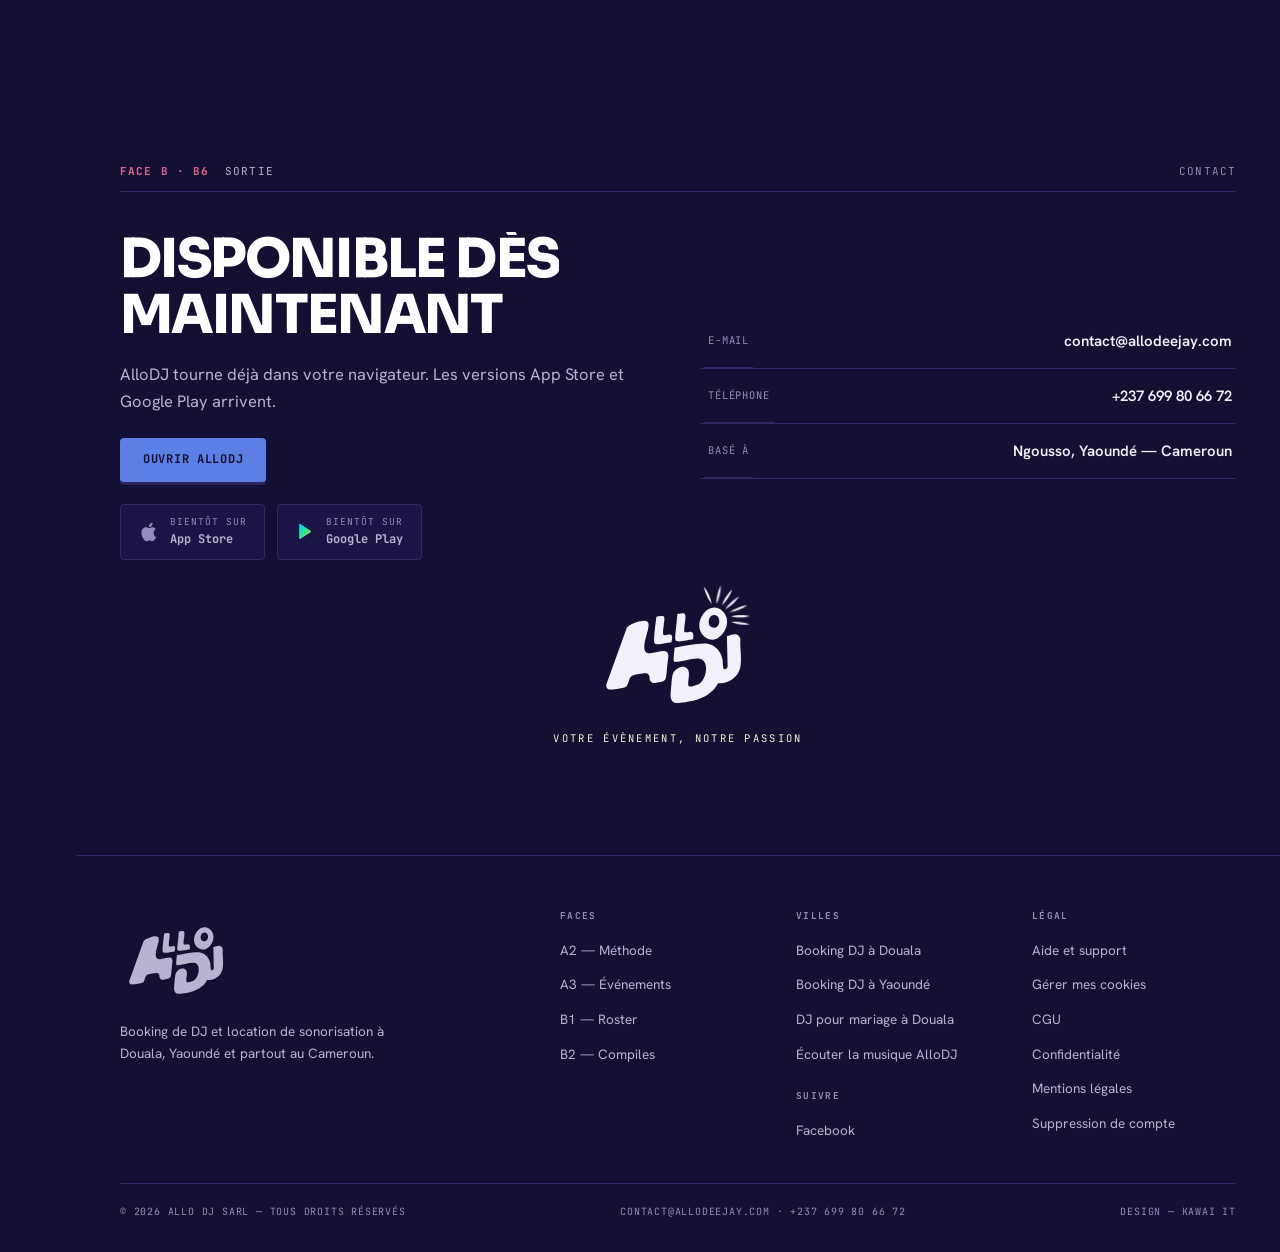
<file: dj-douala.html>
<!DOCTYPE html>
<html lang="fr">
<head>
<meta charset="UTF-8">
<meta name="viewport" content="width=device-width, initial-scale=1.0">
<script>
/* Consent Mode v2 — DOIT rester le premier script de la page. Google ignore
   un `default` posé après un `config`, et une extension qui charge gtag avant
   nous traquerait sans consentement. Ne pas déplacer, ne pas différer. */
window.dataLayer = window.dataLayer || [];
function gtag(){dataLayer.push(arguments);}
gtag('consent', 'default', {
  ad_storage: 'denied',
  ad_user_data: 'denied',
  ad_personalization: 'denied',
  analytics_storage: 'denied',
  functionality_storage: 'granted',
  security_storage: 'granted',
  wait_for_update: 500
});

/* Identifiants Google. La bannière s'affiche dès qu'un traceur est présent —
   soit renseigné ici, soit détecté dans la page (extension, balise collée).
   `forcer: true` l'affiche en toutes circonstances. */
window.AlloDJConsent = {
  ga4: '',            // G-XXXXXXXXXX  (Google Analytics 4)
  ads: '',            // AW-XXXXXXXXX  (Google Ads)
  forcer: false,
  politique: 'confidentialite.html'
};
</script>
<title>Booking DJ Douala — Réserver un DJ à Douala | AlloDJ</title>
<meta name="description" content="Booking de DJ à Douala : mariage, soirée d'entreprise, anniversaire, club. AlloDJ désigne le DJ disponible à Douala pour votre date et votre budget. 10 % d'acompte, annulation sans frais sous 48 h.">
<link rel="canonical" href="https://allodeejay.com/dj-douala.html">
<meta name="robots" content="index,follow,max-snippet:-1,max-image-preview:large,max-video-preview:-1">
<meta name="author" content="AlloDJ">
<meta name="dateModified" content="2026-09-08">
<meta name="theme-color" content="#0A0A0B">
<meta name="geo.region" content="CM">
<meta name="geo.placename" content="Douala">

<meta property="og:type" content="website">
<meta property="og:site_name" content="AlloDJ">
<meta property="og:locale" content="fr_CM">
<meta property="og:url" content="https://allodeejay.com/dj-douala.html">
<meta property="og:title" content="Booking DJ Douala — Réserver un DJ à Douala">
<meta property="og:description" content="Booking de DJ à Douala : mariage, soirée d'entreprise, anniversaire, club. AlloDJ désigne le DJ disponible à Douala pour votre date et votre budget. 10 % d'acompte, annulation sans frais sous 48 h.">
<meta property="og:image" content="https://allodeejay.com/assets/og-allodj.jpg">
<meta property="og:image:width" content="1200">
<meta property="og:image:height" content="630">
<meta property="og:image:alt" content="AlloDJ — réservation de DJ au Cameroun">
<meta name="twitter:card" content="summary_large_image">
<meta name="twitter:title" content="Booking DJ Douala — Réserver un DJ à Douala">
<meta name="twitter:description" content="Booking de DJ à Douala : mariage, soirée d'entreprise, anniversaire, club. AlloDJ désigne le DJ disponible à Douala pour votre date et votre budget. 10 % d'acompte, annulation sans frais sous 48 h.">
<meta name="twitter:image" content="https://allodeejay.com/assets/og-allodj.jpg">

<link rel="icon" href="assets/favicon.ico" sizes="any">
<link rel="icon" type="image/svg+xml" href="assets/favicon.svg">
<link rel="icon" type="image/png" sizes="32x32" href="assets/favicon-32.png">
<link rel="icon" type="image/png" sizes="16x16" href="assets/favicon-16.png">
<link rel="apple-touch-icon" sizes="180x180" href="assets/apple-touch-icon.png">
<link rel="manifest" href="/site.webmanifest">
<link rel="preload" href="assets/fonts/sora-800-latin.woff2" as="font" type="font/woff2" crossorigin>
<link rel="preload" href="assets/fonts/hanken-grotesk-400-latin.woff2" as="font" type="font/woff2" crossorigin>
<link rel="stylesheet" href="assets/fonts.css">

<script type="application/ld+json">
{
  "@context": "https://schema.org",
  "@graph": [
    {
      "@type": "Organization",
      "@id": "https://allodeejay.com/#org",
      "name": "AlloDJ",
      "alternateName": [
        "Allo DJ",
        "AlloDeeJay",
        "ALLO DJ SARL"
      ],
      "description": "Plateforme de booking et de réservation de DJ à Douala, Yaoundé et partout au Cameroun, avec location de sonorisation.",
      "url": "https://allodeejay.com/",
      "logo": "https://allodeejay.com/assets/logo.png",
      "email": "contact@allodeejay.com",
      "sameAs": [
        "https://www.facebook.com/profile.php?id=100092519151625",
        "https://appli.allodeejay.com/"
      ],
      "telephone": "+237699806672",
      "areaServed": [
        {
          "@type": "City",
          "name": "Douala"
        },
        {
          "@type": "City",
          "name": "Yaoundé"
        }
      ],
      "address": {
        "@type": "PostalAddress",
        "streetAddress": "Ngousso",
        "addressLocality": "Yaoundé",
        "addressRegion": "Centre",
        "addressCountry": "CM"
      },
      "legalName": "ALLO DJ SARL",
      "taxID": "M012317865859Z",
      "founder": {
        "@type": "Person",
        "name": "Njewa Ngangue Serge"
      },
      "vatID": "M012317865859Z",
      "identifier": {
        "@type": "PropertyValue",
        "propertyID": "RCCM",
        "value": "CM-NSI-02-2023B13-00329"
      }
    },
    {
      "@type": "WebSite",
      "@id": "https://allodeejay.com/#site",
      "url": "https://allodeejay.com/",
      "name": "AlloDJ",
      "inLanguage": "fr-CM",
      "publisher": {
        "@id": "https://allodeejay.com/#org"
      },
      "potentialAction": {
        "@type": "SearchAction",
        "target": {
          "@type": "EntryPoint",
          "urlTemplate": "https://appli.allodeejay.com/#/home?ville={search_term_string}"
        },
        "query-input": "required name=search_term_string"
      }
    },
    {
      "@type": "WebPage",
      "@id": "https://allodeejay.com/dj-douala.html#webpage",
      "url": "https://allodeejay.com/dj-douala.html",
      "name": "Booking DJ Douala — Réserver un DJ à Douala | AlloDJ",
      "isPartOf": {
        "@id": "https://allodeejay.com/#site"
      },
      "about": {
        "@id": "https://allodeejay.com/#org"
      },
      "primaryImageOfPage": "https://allodeejay.com/assets/og-allodj.jpg",
      "inLanguage": "fr-CM",
      "dateModified": "2026-09-08",
      "speakable": {
        "@type": "SpeakableSpecification",
        "cssSelector": [
          ".lede",
          ".faq details p"
        ]
      },
      "breadcrumb": {
        "@id": "https://allodeejay.com/dj-douala.html#fil"
      }
    },
    {
      "@type": "BreadcrumbList",
      "@id": "https://allodeejay.com/dj-douala.html#fil",
      "itemListElement": [
        {
          "@type": "ListItem",
          "position": 1,
          "name": "Accueil",
          "item": "https://allodeejay.com/"
        },
        {
          "@type": "ListItem",
          "position": 2,
          "name": "Booking DJ à Douala",
          "item": "https://allodeejay.com/dj-douala.html"
        }
      ]
    },
    {
      "@type": "Service",
      "@id": "https://allodeejay.com/dj-douala.html#service",
      "name": "Booking et réservation de DJ à Douala",
      "serviceType": "Réservation de DJ pour événement",
      "provider": {
        "@id": "https://allodeejay.com/#org"
      },
      "areaServed": {
        "@type": "City",
        "name": "Douala",
        "addressCountry": "CM"
      },
      "description": "Trouver et réserver un DJ à Douala : AlloDJ désigne le DJ adapté à la date, au lieu et au budget de l'événement, puis verrouille la réservation avec un acompte de 10 %. Location de sonorisation incluse.",
      "termsOfService": "https://allodeejay.com/cgu.html",
      "hasOfferCatalog": {
        "@type": "OfferCatalog",
        "name": "Types d'événements couverts",
        "itemListElement": [
          {
            "@type": "Offer",
            "itemOffered": {
              "@type": "Service",
              "name": "DJ pour mariage"
            }
          },
          {
            "@type": "Offer",
            "itemOffered": {
              "@type": "Service",
              "name": "DJ pour cérémonie traditionnelle et dot"
            }
          },
          {
            "@type": "Offer",
            "itemOffered": {
              "@type": "Service",
              "name": "DJ pour soirée d'entreprise"
            }
          },
          {
            "@type": "Offer",
            "itemOffered": {
              "@type": "Service",
              "name": "DJ pour anniversaire"
            }
          },
          {
            "@type": "Offer",
            "itemOffered": {
              "@type": "Service",
              "name": "DJ pour baptême"
            }
          },
          {
            "@type": "Offer",
            "itemOffered": {
              "@type": "Service",
              "name": "DJ pour remise de diplôme"
            }
          },
          {
            "@type": "Offer",
            "itemOffered": {
              "@type": "Service",
              "name": "DJ pour fête privée"
            }
          },
          {
            "@type": "Offer",
            "itemOffered": {
              "@type": "Service",
              "name": "DJ pour concert et club"
            }
          },
          {
            "@type": "Offer",
            "itemOffered": {
              "@type": "Service",
              "name": "Location de sonorisation"
            }
          }
        ]
      }
    },
    {
      "@type": "FAQPage",
      "@id": "https://allodeejay.com/dj-douala.html#faq",
      "isPartOf": {
        "@id": "https://allodeejay.com/#site"
      },
      "mainEntity": [
        {
          "@type": "Question",
          "name": "Comment réserver un DJ à Douala ?",
          "acceptedAnswer": {
            "@type": "Answer",
            "text": "Indiquez la date, le lieu dans Douala et votre budget dans l'application AlloDJ . La plateforme désigne un DJ disponible à Douala pour cette date, adapté à votre type d'événement. La réservation est confirmée par un acompte de 10 % ."
          }
        },
        {
          "@type": "Question",
          "name": "Combien coûte un DJ à Douala ?",
          "acceptedAnswer": {
            "@type": "Answer",
            "text": "C'est vous qui annoncez le budget : AlloDJ cherche un DJ de Douala dans cette fourchette plutôt que de vous faire comparer des devis. La seule règle fixe est l' acompte de 10 % , le solde étant réglé 3 jours avant l'événement. Le tarif dépend du DJ, de la durée et du matériel demandé."
          }
        },
        {
          "@type": "Question",
          "name": "Peut-on réserver un DJ à Douala au dernier moment ?",
          "acceptedAnswer": {
            "@type": "Answer",
            "text": "Cela dépend des disponibilités du soir demandé. La plateforme ne propose que des DJs réellement libres à cette date : si aucun ne l'est à Douala, elle ne vous fera pas patienter sur une promesse."
          }
        },
        {
          "@type": "Question",
          "name": "AlloDJ loue-t-il aussi la sonorisation à Douala ?",
          "acceptedAnswer": {
            "@type": "Answer",
            "text": "Oui. La location de matériel de sonorisation se réserve depuis l'application, au même endroit que le DJ, pour les prestations à Douala."
          }
        },
        {
          "@type": "Question",
          "name": "Et si mon événement a lieu à Yaoundé ?",
          "acceptedAnswer": {
            "@type": "Answer",
            "text": "AlloDJ couvre aussi Yaoundé — voir la page booking DJ à Yaoundé . Le fonctionnement est identique : date, lieu, budget, puis un DJ désigné."
          }
        },
        {
          "@type": "Question",
          "name": "Comment devient-on DJ sur AlloDJ ?",
          "acceptedAnswer": {
            "@type": "Answer",
            "text": "On ne postule pas. L'entrée se fait sur recommandation d'au moins 3 DJs déjà actifs sur la plateforme. Ce sont eux qui se portent garants du niveau et du sérieux du nouveau profil."
          }
        }
      ]
    }
  ]
}
</script>
<script>document.documentElement.classList.add('js');</script>
<link rel="stylesheet" href="assets/site.css">
</head>
<body>

<aside class="rail" aria-label="Index des sections">
  <span class="logo" style="color:var(--ink-2)" aria-hidden="true">
    <svg viewBox="900 0 1900 2206" style="height:38px" aria-hidden="true"><g><path d="M2430.65,926.18c16.73,15.05,31.58,47.48,33.7,70.25-16.15,178.03,57.74,425.2-51.51,578.61-72.44,101.72-195.26,158.5-320.35,152.21-83.95,156.79-249.14,255.14-420.49,291.51-53.51,11.36-249.97,45.97-293.07,37.86-46.13-8.68-75.36-51.46-80.27-96.12-5.3-48.23,7.78-166.31,12.68-220.49,4.78-52.92,7.39-139.66,30.3-183.93,40.61-78.49,159.18-147.81,234.3-74.49,64.08,62.54-2.13,213.85,20.4,291.51,27.47,27.38,162.26-22.89,193.39-46.17,110.94-83,156.32-383.59-4.23-410.79-107.34-18.18-289.14,51.18-402.81,54.82-44.77,1.43-35.16-43.71-33.86-78.63,1.93-51.85,12.59-108.49,15.57-160.85,175.42-26.49,350.39-74.31,528.94-68.09,151.46,21.63,248.18,126.36,273.13,275.04,4.84,28.82,3.94,139.69,20.55,149.64,25.69,15.38,64.26-16.78,63.12-44.14l-11.74-506.44c57.15-15.59,140.44-57.92,192.26-11.3Z"/><path d="M2154.44,509.11c-240.22-193.32-525.14,249.15-290.14,439.36,241.51,195.48,523.14-251.85,290.14-439.36ZM1987.42,790.7c-94.14-36-53.37-214.66,44.28-203.8,127.84,14.22,93.25,256.39-44.28,203.8Z"/></g></svg>
  </span>
  <div class="rail-tk"><div class="marks"><i></i><i></i><i></i><i></i><i></i><i></i><i></i><i></i></div><div class="head" id="head"></div></div>
  <div class="rail-vu" id="vu" aria-hidden="true"><i></i><i></i><i></i><i></i><i></i></div>
  <div class="rail-bpm" aria-hidden="true">BPM<b id="bpm">120</b></div>
</aside>

<div class="shell">

    <div class="top">
    <div class="wrap top-in">
      <a href="index.html" class="logo" aria-label="AlloDJ, accueil">
        <svg viewBox="0 0 2837.43 2206.61" aria-hidden="true">
          <g>
            <path d="M2430.65,926.18c16.73,15.05,31.58,47.48,33.7,70.25-16.15,178.03,57.74,425.2-51.51,578.61-72.44,101.72-195.26,158.5-320.35,152.21-83.95,156.79-249.14,255.14-420.49,291.51-53.51,11.36-249.97,45.97-293.07,37.86-46.13-8.68-75.36-51.46-80.27-96.12-5.3-48.23,7.78-166.31,12.68-220.49,4.78-52.92,7.39-139.66,30.3-183.93,40.61-78.49,159.18-147.81,234.3-74.49,64.08,62.54-2.13,213.85,20.4,291.51,27.47,27.38,162.26-22.89,193.39-46.17,110.94-83,156.32-383.59-4.23-410.79-107.34-18.18-289.14,51.18-402.81,54.82-44.77,1.43-35.16-43.71-33.86-78.63,1.93-51.85,12.59-108.49,15.57-160.85,175.42-26.49,350.39-74.31,528.94-68.09,151.46,21.63,248.18,126.36,273.13,275.04,4.84,28.82,3.94,139.69,20.55,149.64,25.69,15.38,64.26-16.78,63.12-44.14l-11.74-506.44c57.15-15.59,140.44-57.92,192.26-11.3Z"/>
            <path d="M1240.03,1209.44c6.92,7.83,19.36,40.69,19.77,51.45,1.45,37.77-13.44,119.9-17.89,163.96-5.93,58.68-11.63,168.57-25.65,220.08-14.62,53.7-106.07,63.68-155.56,71.26-37.17,5.69-59.59,13.87-89.96-13.75-42.74-38.88-10.43-75.19-37.51-113.72-17.25-24.54-37.17-29.7-65.94-28.37-43.54,2.01-152.17,20.56-194.85,32.23-93.3,25.52-59.4,168.75-134.33,199.62-35.92,14.8-182.6,36.99-225.26,39.33-65.03,3.57-99.65-18.72-88.75-88.74l340.92-944.41c42.6-53.44,108.17-80.59,172.83-98.11,64.52-17.48,198.17-55.22,192.51,53.88-6.02,115.94-86.08,276.04-72.05,392.82,7.24,60.31,37.89,82.73,96.87,79.34,71.39-4.11,172.35-40.7,239.44-38.13,11.9.46,38.07,12.97,45.4,21.26Z"/>
            <path d="M2154.44,509.11c-240.22-193.32-525.14,249.15-290.14,439.36,241.51,195.48,523.14-251.85,290.14-439.36ZM1987.42,790.7c-94.14-36-53.37-214.66,44.28-203.8,127.84,14.22,93.25,256.39-44.28,203.8Z"/>
            <path d="M1388.64,1016.66c-20.45-16.33-13.82-59.39-14.29-83.16l37.7-368.7c104.43-3.02,140.58-50.46,132.29,85.03-4.32,70.56-25.07,141.96-17.96,213.41,8.05,24.64,87.91,2.66,109.46,3.39,65.65,2.25,33.66,129.95,33.66,129.95-56.76-1.75-240.08,52.62-280.86,20.07Z"/>
            <path d="M1309.46,919.59c26.29,21.2,7.68,91.35,2.19,121.33-70.83,4.92-155.19,32.54-224.37,34.46-74.04,2.05-68.13-46.36-65.79-104.08,3.81-93.7,19.58-214.02,31.52-308.73,1.29-10.19,6.36-47.04,12.08-50.93,28.48-1.21,115.13-26.25,125.2,8.02,14.84,53.61-35.76,256.13-14.56,291.78,19.85,33.38,101.62-17.74,133.72,8.14Z"/>
          </g>
          <g>
            <path class="ray" d="M2063.28,399.98c-3.54-93.29,26.9-223.9,71.73-305.86,3.72,93.28-27.06,223.82-71.73,305.86h0Z"/>
            <path class="ray" d="M2154.78,419.99c28.89-88.77,102.54-200.84,172.92-262.29-28.71,88.83-102.66,200.71-172.92,262.29h0Z"/>
            <path class="ray" d="M1985.13,398.27c-59.97-71.54-115.98-193.39-130.79-285.64,60.12,71.43,115.8,193.43,130.79,285.64h0Z"/>
            <path class="ray" d="M2442.15,276.13c-49.88,78.91-148.88,169.37-232.24,211.58,49.72-79.02,148.97-169.21,232.24-211.58h0Z"/>
            <path class="ray" d="M2575.78,423.92c-74.47,56.3-198.98,106.11-291.86,116.26,74.36-56.45,199.01-105.93,291.86-116.26h0Z"/>
            <path class="ray" d="M2620.18,605.04c-89.66,25.98-223.76,28.03-314.13,4.34,89.62-26.16,223.72-27.85,314.13-4.34h0Z"/>
            <path class="ray" d="M2620.64,741.47c-92.34,13.72-225.49-2.24-311.88-37.84,92.32-13.9,225.43,2.41,311.88,37.84h0Z"/>
          </g>
        </svg>
      </a>
      <nav class="nav" id="nav">
        <a href="#a2"><i>A2</i>Méthode</a>
        <a href="#a3"><i>A3</i>Événements</a>
        <a href="#b1"><i>B1</i>Roster</a>
        <a href="#b2"><i>B2</i>Compiles</a>
        <a href="#b3"><i>B3</i>Écart</a>
        <a href="#b4"><i>B4</i>Rejoindre</a>
        <a href="#b5"><i>B5</i>FAQ</a>
      </nav>
      <a href="https://appli.allodeejay.com/#/home" target="_blank" rel="noopener" class="btn btn-pad">Ouvrir l'app</a>
    </div>
  </div>

  <!-- A1 -->
  <section class="hero" id="a1">
    <div class="wrap">
      <div class="slate"><span class="tk">Face A · A1</span><span class="ttl">Ouverture</span><span class="rt">Booking DJ · Douala</span></div>
      <div class="hero-grid">
        <div>
          <h1>
            <span class="ln"><span>Réserver</span></span>
            <span class="ln"><span class="hot">un DJ</span></span>
            <span class="ln"><span class="out">à Douala.</span></span>
          </h1>
          <p class="lede">AlloDJ réserve des DJs à <b>Douala</b> pour les mariages, les cérémonies traditionnelles, les soirées d'entreprise, les anniversaires et les nuits de club. Indiquez la date, le quartier et votre budget&nbsp;: la plateforme désigne un DJ disponible plutôt que de diffuser votre demande à une liste.</p>

          <form class="find" action="https://appli.allodeejay.com/#/home" target="_blank" rel="noopener" aria-label="Recherche rapide de DJ">
            <div class="f">
              <label for="q-ville">Localisation</label>
              <select id="q-ville" name="ville"><option>Douala</option></select>
            </div>
            <div class="f">
              <label for="q-date">Date de l'événement</label>
              <input id="q-date" type="date" name="date">
            </div>
            <button type="submit" class="btn btn-peak">Lancer</button>
          </form>

          <div class="trust">
            <span><b data-count="10" data-suffix=" %">0 %</b> d'acompte</span>
            <span><b data-count="48" data-suffix=" H">0 H</b> pour annuler</span>
            <span><b>Notés</b> après chaque prestation</span>
          </div>
        </div>

        <div class="cols" data-ville="Douala" aria-hidden="true">
          <div class="col col-a" id="col-a"></div>
          <div class="col col-b" id="col-b"></div>
        </div>
      </div>
    </div>
  </section>

  <!-- A2 -->
  <section id="a2">
    <div class="wrap">
      <div class="slate"><span class="tk">Face A · A2</span><span class="ttl">La méthode</span><span class="rt">3 temps</span></div>
      <h2 class="big rv">Trois temps,<br>zéro bouche-à-oreille</h2>
      <p class="lede rv">Réserver un DJ sur AlloDJ tient en trois étapes&nbsp;: décrire l'événement, recevoir une recommandation avec le tarif affiché, puis bloquer la date avec <b>10&nbsp;% d'acompte</b>. Le solde se règle <b>3 jours avant</b> l'événement et l'annulation reste sans frais pendant <b>48 heures</b>.</p>
      <div class="steps rvg" style="margin-top:44px;">
        <div class="step"><span class="n">01</span><h3>Votre événement</h3><p>Date, lieu, budget, style. Deux minutes dans l'app — pas dix messages restés sans réponse.</p></div>
        <div class="step"><span class="n">02</span><h3>Une recommandation</h3><p>Un DJ désigné, tarif réel affiché avant que vous ne réserviez. Vous restez libre d'en choisir un autre.</p></div>
        <div class="step"><span class="n">03</span><h3>Acompte &amp; solde</h3><p>10 % pour bloquer la date, le solde 3 jours avant. Annulation sans frais dans les 48 h.</p></div>
      </div>
    </div>
  </section>

  <!-- A3 -->
  <section id="a3">
    <div class="wrap">
      <div class="slate"><span class="tk">Face A · A3</span><span class="ttl">Les événements</span><div class="arrows"><button type="button" id="prev" aria-label="Précédent">‹</button><button type="button" id="next" aria-label="Suivant">›</button></div></div>
      <h2 class="big rv">Un DJ pour chaque événement à Douala</h2>
      <p class="lede rv">AlloDJ couvre <b>huit types d'événements</b> à Douala&nbsp;: mariage, cérémonie traditionnelle et dot, soirée d'entreprise, anniversaire, baptême, remise de diplôme, fête privée, concert et club. Le type d'événement détermine le déroulé, les moments-clés et le répertoire — la recommandation en tient compte.</p>
      <div class="crates rvg" id="crates" style="margin-top:38px;">
        <article class="crate"><div class="ph"><img src="assets/photos/evt-mariage.jpg" alt="Ouverture du bal lors d'un mariage, DJ en fond de salle" loading="lazy"></div><div class="bd"><span class="tag">01 — Cérémonie</span><h3>Mariage</h3><p>Du cocktail à la fin de soirée, entrée des mariés et ouverture du bal respectées.</p></div></article>
        <article class="crate"><div class="ph"><img src="assets/photos/evt-tradi.jpg" alt="Cérémonie traditionnelle et dot, familles réunies sous la tente" loading="lazy"></div><div class="bd"><span class="tag">02 — Cérémonie</span><h3>Traditionnel &amp; dot</h3><p>Un DJ qui connaît le déroulé et alterne répertoire du terroir et sons actuels.</p></div></article>
        <article class="crate"><div class="ph"><img src="assets/photos/evt-entreprise.jpg" alt="Soirée de fin d'année en entreprise, tables et scène éclairée" loading="lazy"></div><div class="bd"><span class="tag">03 — Corporate</span><h3>Entreprise</h3><p>Lancements, séminaires, fin d'année. Calibré pour l'image de la boîte.</p></div></article>
        <article class="crate"><div class="ph"><img src="assets/photos/evt-anniversaire.jpg" alt="Anniversaire, gâteau et bougies au milieu des invités" loading="lazy"></div><div class="bd"><span class="tag">04 — Privé</span><h3>Anniversaire</h3><p>Une playlist qui parle à la génération présente et fait danser tout le monde.</p></div></article>
        <article class="crate"><div class="ph"><img src="assets/photos/evt-bapteme.jpg" alt="Réception de baptême, table dressée sous des guirlandes lumineuses" loading="lazy"></div><div class="bd"><span class="tag">05 — Famille</span><h3>Baptême</h3><p>Ambiance familiale, puis montée en énergie une fois les enfants couchés.</p></div></article>
        <article class="crate"><div class="ph"><img src="assets/photos/evt-diplome.jpg" alt="Remise de diplôme, chapeaux lancés au crépuscule" loading="lazy"></div><div class="bd"><span class="tag">06 — Privé</span><h3>Remise de diplôme</h3><p>Célébration jeune et rythmée pour marquer le coup avec la promo.</p></div></article>
        <article class="crate"><div class="ph"><img src="assets/photos/evt-prive.jpg" alt="Fête privée sur une terrasse, invités en train de danser" loading="lazy"></div><div class="bd"><span class="tag">07 — Privé</span><h3>Retour au pays</h3><p>Retrouvailles de la diaspora, fêtes à la maison, soirées entre proches.</p></div></article>
        <article class="crate"><div class="ph"><img src="assets/photos/evt-club.jpg" alt="Set en club, foule et faisceaux lumineux" loading="lazy"></div><div class="bd"><span class="tag">08 — Scène</span><h3>Concert &amp; club</h3><p>Warm-up, première partie ou set principal, avec le matériel qu'il faut.</p></div></article>
      </div>
    </div>
  </section>

  <!-- B1 -->
  <section id="b1">
    <div class="wrap">
      <div class="slate"><span class="tk">Face B · B1</span><span class="ttl">Le roster</span><span class="rt">5 DJs · Douala</span></div>
      <h2 class="big rv">Des DJs vérifiés à Douala</h2>
      <p class="lede rv">Les DJs rattachés à <b>Douala</b> couvrent l'afrobeats, le zouk, le vinyle, le club et les prestations corporate. Chacun est entré sur recommandation d'au moins 3 DJs déjà actifs, et chaque prestation est notée ensuite.</p>
      <div class="roster rvg" style="margin-top:42px;">
        <figure class="rost" style="margin:0"><img src="assets/photos/real-dj-01.jpg" alt="DJ vérifié AlloDJ à Douala" loading="lazy"><figcaption class="meta"><b>Afrobeats</b>Douala</figcaption></figure>
        <figure class="rost" style="margin:0"><img src="assets/photos/real-dj-05.jpg" alt="DJ vérifié AlloDJ à Douala" loading="lazy"><figcaption class="meta"><b>Club</b>Douala</figcaption></figure>
        <figure class="rost" style="margin:0"><img src="assets/photos/real-dj-06.jpg" alt="DJ vérifié AlloDJ à Douala" loading="lazy"><figcaption class="meta"><b>Zouk</b>Douala</figcaption></figure>
        <figure class="rost" style="margin:0"><img src="assets/photos/real-dj-07.jpg" alt="DJ vérifié AlloDJ à Douala" loading="lazy"><figcaption class="meta"><b>Vinyle</b>Douala</figcaption></figure>
        <figure class="rost" style="margin:0"><img src="assets/photos/real-dj-02.jpg" alt="DJ vérifié AlloDJ à Douala" loading="lazy"><figcaption class="meta"><b>Corporate</b>Douala</figcaption></figure>
      </div>
    </div>
  </section>

  <!-- B2 -->
  <section id="b2">
    <div class="wrap">
      <div class="slate"><span class="tk">Face B · B2</span><span class="ttl">Les compiles</span><span class="rt">DJ Fab</span></div>
      <h2 class="big rv">Écouter la musique AlloDJ avant de réserver</h2>
      <p class="lede rv">Les compiles des DJs AlloDJ s'écoutent avant de réserver. <b>Sept compiles</b> signées DJ&nbsp;Fab, cofondateur de la plateforme, couvrent l'amapiano, le zouk, le rap français des années&nbsp;90 et le R&amp;B des années&nbsp;2000. <a href="https://appli.allodeejay.com/#/home" target="_blank" rel="noopener">L'écoute complète se fait dans l'application</a>.</p>
      <div class="tracks rvg" style="margin-top:42px;">
        <div class="trk"><span class="no">01</span><img class="cov" src="assets/covers/amafabiano-soweto.jpg" alt="" loading="lazy"><div><div class="t">Amafabiano Soweto</div><div class="s">DJ Fab · Amapiano</div></div><span class="d">52:00</span></div>
        <div class="trk"><span class="no">02</span><img class="cov" src="assets/covers/careless-vibes.jpg" alt="" loading="lazy"><div><div class="t">Careless Vibes</div><div class="s">DJ Fab · Chill</div></div><span class="d">45:00</span></div>
        <div class="trk"><span class="no">03</span><img class="cov" src="assets/covers/to-ibiza-club-mix.jpg" alt="" loading="lazy"><div><div class="t">To Ibiza Club Mix</div><div class="s">DJ Fab · Club</div></div><span class="d">58:00</span></div>
        <div class="trk"><span class="no">04</span><img class="cov" src="assets/covers/mcm-for-ever.jpg" alt="" loading="lazy"><div><div class="t">MCM For Ever</div><div class="s">DJ Fab · Throwback</div></div><span class="d">50:00</span></div>
        <div class="trk"><span class="no">05</span><img class="cov" src="assets/covers/rap-francais-90.jpg" alt="" loading="lazy"><div><div class="t">Rap Français 90</div><div class="s">DJ Fab · Rap FR</div></div><span class="d">47:00</span></div>
        <div class="trk"><span class="no">06</span><img class="cov" src="assets/covers/rnb-rap-2000s-oldschool.jpg" alt="" loading="lazy"><div><div class="t">R&amp;B Rap 2000's Oldschool</div><div class="s">DJ Fab · Oldschool</div></div><span class="d">51:00</span></div>
        <div class="trk"><span class="no">07</span><img class="cov" src="assets/covers/zouk-miel.jpg" alt="" loading="lazy"><div><div class="t">Zouk Miel</div><div class="s">DJ Fab · Zouk</div></div><span class="d">43:00</span></div>
      </div>
      <div style="margin-top:30px;"><a href="https://appli.allodeejay.com/#/home" target="_blank" rel="noopener" class="btn btn-ghost">Écouter la suite dans l'app</a></div>
    </div>
  </section>

  <!-- B3 -->
  <section id="b3">
    <div class="wrap">
      <div class="slate"><span class="tk">Face B · B3</span><span class="ttl">L'écart</span><span class="rt">Comparatif</span></div>
      <h2 class="big rv">Booker un DJ sur AlloDJ ou par bouche-à-oreille</h2>
      <p class="lede rv">Réserver un DJ par bouche-à-oreille laisse le tarif, l'annulation et le recours à la négociation. Sur AlloDJ, le tarif est affiché avant réservation, l'acompte est fixé à <b>10&nbsp;%</b>, l'annulation est sans frais pendant <b>48&nbsp;heures</b> et chaque prestation est notée.</p>
      <div class="spec-wrap rv" style="margin-top:42px;">
        <table class="spec">
          <thead><tr><th scope="col"><span class="screen-reader-text">Critère</span></th><th scope="col">Bouche-à-oreille</th><th scope="col" class="us">AlloDJ</th></tr></thead>
          <tbody>
            <tr><th scope="row" class="k">Tarif</th><td class="old" data-th="Bouche-à-oreille">Négocié à l'aveugle</td><td class="new" data-th="AlloDJ">Affiché avant de réserver</td></tr>
            <tr><th scope="row" class="k">Paiement</th><td class="old" data-th="Bouche-à-oreille">Espèces, rien d'écrit</td><td class="new" data-th="AlloDJ">Acompte 10 % + solde, dans l'app</td></tr>
            <tr><th scope="row" class="k">Annulation</th><td class="old" data-th="Bouche-à-oreille">Au cas par cas</td><td class="new" data-th="AlloDJ">48 h pour annuler sans frais</td></tr>
            <tr><th scope="row" class="k">Sélection</th><td class="old" data-th="Bouche-à-oreille">Le DJ qu'on connaît</td><td class="new" data-th="AlloDJ">Recommandation + profils à comparer</td></tr>
            <tr><th scope="row" class="k">Aperçu</th><td class="old" data-th="Bouche-à-oreille">Aucun avant le jour J</td><td class="new" data-th="AlloDJ">Compiles en écoute libre</td></tr>
            <tr><th scope="row" class="k">Avis</th><td class="old" data-th="Bouche-à-oreille">Réputation orale</td><td class="new" data-th="AlloDJ">Notes après chaque prestation</td></tr>
            <tr><th scope="row" class="k">Échanges</th><td class="old" data-th="Bouche-à-oreille">Messages éparpillés</td><td class="new" data-th="AlloDJ">Messagerie intégrée, tout tracé</td></tr>
          </tbody>
        </table>
      </div>
    </div>
  </section>

  <!-- VERBATIMS:début -->
  <!-- VERBATIMS:fin -->

  <!-- B4 -->
  <section id="b4">
    <div class="wrap">
      <div class="slate"><span class="tk">Face B · B4</span><span class="ttl">Rejoindre</span><span class="rt">Cooptation</span></div>
      <div class="join rv">
        <div>
          <h2>L'entrée se fait par recommandation, pas par candidature</h2>
          <p class="lede">Rejoindre le roster AlloDJ passe par la cooptation&nbsp;: il faut qu'<b>au moins 3 DJs déjà actifs</b> se portent garants du nouveau profil. Il n'existe pas de formulaire de candidature ouvert — la réputation de ceux qui recommandent engage celle du DJ recommandé, et l'inverse.</p>
          <blockquote class="pull">
            <p>«&nbsp;Un DJ n'entre pas parce qu'il le demande. Il entre parce que trois DJs déjà en place engagent leur réputation sur la sienne.&nbsp;»</p>
            <cite>AlloDJ — règle de cooptation</cite>
          </blockquote>
          <div style="margin-top:24px;"><a href="mailto:contact@allodeejay.com?subject=Question%20-%20Recommandation%20DJ%20AlloDJ" class="btn btn-ghost">Une question ? Écrivez-nous</a></div>
        </div>
        <div class="rule">
          <div class="k">Seuil de cooptation</div>
          <div class="v" data-count="3">0</div>
          <p>DJs déjà actifs doivent recommander un nouveau profil pour qu'il rejoigne la plateforme.</p>
        </div>
      </div>
    </div>
  </section>


  <!-- B5 -->
  <section id="b5">
    <div class="wrap">
      <div class="slate"><span class="tk">Face B · B5</span><span class="ttl">Les questions</span><span class="rt">FAQ</span></div>
      <h2 class="big rv">Réserver un DJ à Douala, en pratique</h2>
      <div class="faq rvg">
        <details name="faq" open>
          <summary><h3>Comment réserver un DJ à Douala&nbsp;?</h3></summary>
          <p>Indiquez la date, le lieu dans Douala et votre budget dans <a href="https://appli.allodeejay.com/#/home" target="_blank" rel="noopener">l'application AlloDJ</a>. La plateforme désigne un DJ disponible à Douala pour cette date, adapté à votre type d'événement. La réservation est confirmée par un acompte de <b>10&nbsp;%</b>.</p>
        </details>
        <details name="faq">
          <summary><h3>Combien coûte un DJ à Douala&nbsp;?</h3></summary>
          <p>C'est vous qui annoncez le budget&nbsp;: AlloDJ cherche un DJ de Douala dans cette fourchette plutôt que de vous faire comparer des devis. La seule règle fixe est l'<b>acompte de 10&nbsp;%</b>, le solde étant réglé 3&nbsp;jours avant l'événement. Le tarif dépend du DJ, de la durée et du matériel demandé.</p>
        </details>
        <details name="faq">
          <summary><h3>Peut-on réserver un DJ à Douala au dernier moment&nbsp;?</h3></summary>
          <p>Cela dépend des disponibilités du soir demandé. La plateforme ne propose que des DJs réellement libres à cette date&nbsp;: si aucun ne l'est à Douala, elle ne vous fera pas patienter sur une promesse.</p>
        </details>
        <details name="faq">
          <summary><h3>AlloDJ loue-t-il aussi la sonorisation à Douala&nbsp;?</h3></summary>
          <p>Oui. La location de matériel de sonorisation se réserve depuis l'application, au même endroit que le DJ, pour les prestations à Douala.</p>
        </details>
        <details name="faq">
          <summary><h3>Et si mon événement a lieu à Yaoundé&nbsp;?</h3></summary>
          <p>AlloDJ couvre aussi Yaoundé — voir la page <a href="dj-yaounde.html">booking DJ à Yaoundé</a>. Le fonctionnement est identique&nbsp;: date, lieu, budget, puis un DJ désigné.</p>
        </details>
        <details name="faq">
          <summary><h3>Comment devient-on DJ sur AlloDJ&nbsp;?</h3></summary>
          <p>On ne postule pas. L'entrée se fait <b>sur recommandation d'au moins 3 DJs déjà actifs</b> sur la plateforme. Ce sont eux qui se portent garants du niveau et du sérieux du nouveau profil.</p>
        </details>
      </div>
    </div>
  </section>

  <!-- B6 -->
  <section id="b6">
    <div class="wrap">
      <div class="slate"><span class="tk">Face B · B6</span><span class="ttl">Sortie</span><span class="rt">Contact</span></div>
      <div class="out rv">
        <div>
          <h2 class="big">Disponible dès maintenant</h2>
          <p class="lede">AlloDJ tourne déjà dans votre navigateur. Les versions App Store et Google Play arrivent.</p>
          <div style="margin-top:24px;"><a href="https://appli.allodeejay.com/#/home" target="_blank" rel="noopener" class="btn btn-pad">Ouvrir AlloDJ</a></div>
          <div class="stores">
            <span class="store"><svg viewBox="0 0 24 24" width="20" height="20" fill="currentColor" aria-hidden="true"><path d="M16.365 1.43c0 1.14-.493 2.27-1.177 3.08-.744.9-1.99 1.57-2.987 1.57-.12 0-.23-.02-.3-.03-.01-.06-.04-.22-.04-.39 0-1.15.572-2.27 1.206-2.98.804-.94 2.142-1.64 3.248-1.68.03.13.05.28.05.43zm4.565 15.71c-.03.07-.463 1.58-1.518 3.12-.945 1.34-1.94 2.71-3.43 2.71-1.517 0-1.9-.88-3.63-.88-1.698 0-2.302.91-3.67.91-1.377 0-2.332-1.26-3.428-2.8-1.287-1.82-2.325-4.63-2.325-7.28 0-4.28 2.784-6.55 5.53-6.55 1.43 0 2.623.94 3.522.94.858 0 2.19-1 3.836-1 .625 0 2.865.06 4.336 2.19-.114.07-2.583 1.51-2.583 4.63 0 3.7 3.246 5.01 3.36 5.05z"/></svg><span class="t"><small>Bientôt sur</small><b>App Store</b></span></span>
            <span class="store"><svg viewBox="0 0 24 24" width="19" height="19" aria-hidden="true"><defs><linearGradient id="gp" x1="0%" y1="0%" x2="100%" y2="100%"><stop offset="0%" stop-color="#00D2FF"/><stop offset="55%" stop-color="#3BE48B"/><stop offset="100%" stop-color="#FFDE00"/></linearGradient></defs><path fill="url(#gp)" d="M4 3.5c0-.4.2-.75.55-.93a1 1 0 0 1 1.02.04l13 8.5a1 1 0 0 1 0 1.68l-13 8.5a1 1 0 0 1-1.02.04A1.05 1.05 0 0 1 4 20.4V3.5z"/></svg><span class="t"><small>Bientôt sur</small><b>Google Play</b></span></span>
          </div>
        </div>
        <div class="clist">
          <a href="mailto:contact@allodeejay.com"><span>E-mail</span><b>contact@allodeejay.com</b></a>
          <a href="tel:+237699806672"><span>Téléphone</span><b>+237 699 80 66 72</b></a>
          <span><span>Basé à</span><b>Ngousso, Yaoundé — Cameroun</b></span>
        </div>
      </div>

      <div class="signoff rv">
        <span class="logo"><svg viewBox="0 0 2837.43 2206.61" aria-hidden="true">
          <g>
            <path d="M2430.65,926.18c16.73,15.05,31.58,47.48,33.7,70.25-16.15,178.03,57.74,425.2-51.51,578.61-72.44,101.72-195.26,158.5-320.35,152.21-83.95,156.79-249.14,255.14-420.49,291.51-53.51,11.36-249.97,45.97-293.07,37.86-46.13-8.68-75.36-51.46-80.27-96.12-5.3-48.23,7.78-166.31,12.68-220.49,4.78-52.92,7.39-139.66,30.3-183.93,40.61-78.49,159.18-147.81,234.3-74.49,64.08,62.54-2.13,213.85,20.4,291.51,27.47,27.38,162.26-22.89,193.39-46.17,110.94-83,156.32-383.59-4.23-410.79-107.34-18.18-289.14,51.18-402.81,54.82-44.77,1.43-35.16-43.71-33.86-78.63,1.93-51.85,12.59-108.49,15.57-160.85,175.42-26.49,350.39-74.31,528.94-68.09,151.46,21.63,248.18,126.36,273.13,275.04,4.84,28.82,3.94,139.69,20.55,149.64,25.69,15.38,64.26-16.78,63.12-44.14l-11.74-506.44c57.15-15.59,140.44-57.92,192.26-11.3Z"/>
            <path d="M1240.03,1209.44c6.92,7.83,19.36,40.69,19.77,51.45,1.45,37.77-13.44,119.9-17.89,163.96-5.93,58.68-11.63,168.57-25.65,220.08-14.62,53.7-106.07,63.68-155.56,71.26-37.17,5.69-59.59,13.87-89.96-13.75-42.74-38.88-10.43-75.19-37.51-113.72-17.25-24.54-37.17-29.7-65.94-28.37-43.54,2.01-152.17,20.56-194.85,32.23-93.3,25.52-59.4,168.75-134.33,199.62-35.92,14.8-182.6,36.99-225.26,39.33-65.03,3.57-99.65-18.72-88.75-88.74l340.92-944.41c42.6-53.44,108.17-80.59,172.83-98.11,64.52-17.48,198.17-55.22,192.51,53.88-6.02,115.94-86.08,276.04-72.05,392.82,7.24,60.31,37.89,82.73,96.87,79.34,71.39-4.11,172.35-40.7,239.44-38.13,11.9.46,38.07,12.97,45.4,21.26Z"/>
            <path d="M2154.44,509.11c-240.22-193.32-525.14,249.15-290.14,439.36,241.51,195.48,523.14-251.85,290.14-439.36ZM1987.42,790.7c-94.14-36-53.37-214.66,44.28-203.8,127.84,14.22,93.25,256.39-44.28,203.8Z"/>
            <path d="M1388.64,1016.66c-20.45-16.33-13.82-59.39-14.29-83.16l37.7-368.7c104.43-3.02,140.58-50.46,132.29,85.03-4.32,70.56-25.07,141.96-17.96,213.41,8.05,24.64,87.91,2.66,109.46,3.39,65.65,2.25,33.66,129.95,33.66,129.95-56.76-1.75-240.08,52.62-280.86,20.07Z"/>
            <path d="M1309.46,919.59c26.29,21.2,7.68,91.35,2.19,121.33-70.83,4.92-155.19,32.54-224.37,34.46-74.04,2.05-68.13-46.36-65.79-104.08,3.81-93.7,19.58-214.02,31.52-308.73,1.29-10.19,6.36-47.04,12.08-50.93,28.48-1.21,115.13-26.25,125.2,8.02,14.84,53.61-35.76,256.13-14.56,291.78,19.85,33.38,101.62-17.74,133.72,8.14Z"/>
          </g>
          <g>
            <path class="ray" d="M2063.28,399.98c-3.54-93.29,26.9-223.9,71.73-305.86,3.72,93.28-27.06,223.82-71.73,305.86h0Z"/>
            <path class="ray" d="M2154.78,419.99c28.89-88.77,102.54-200.84,172.92-262.29-28.71,88.83-102.66,200.71-172.92,262.29h0Z"/>
            <path class="ray" d="M1985.13,398.27c-59.97-71.54-115.98-193.39-130.79-285.64,60.12,71.43,115.8,193.43,130.79,285.64h0Z"/>
            <path class="ray" d="M2442.15,276.13c-49.88,78.91-148.88,169.37-232.24,211.58,49.72-79.02,148.97-169.21,232.24-211.58h0Z"/>
            <path class="ray" d="M2575.78,423.92c-74.47,56.3-198.98,106.11-291.86,116.26,74.36-56.45,199.01-105.93,291.86-116.26h0Z"/>
            <path class="ray" d="M2620.18,605.04c-89.66,25.98-223.76,28.03-314.13,4.34,89.62-26.16,223.72-27.85,314.13-4.34h0Z"/>
            <path class="ray" d="M2620.64,741.47c-92.34,13.72-225.49-2.24-311.88-37.84,92.32-13.9,225.43,2.41,311.88,37.84h0Z"/>
          </g>
        </svg></span>
        <span class="tag">Votre évènement, notre passion</span>
      </div>
    </div>
  </section>

  <footer>
    <div class="wrap">
      <div class="liner">
        <div>
          <span class="logo" style="color:var(--ink-2)" aria-hidden="true"><svg viewBox="0 0 2837.43 2206.61" style="height:92px" aria-hidden="true"><g><path d="M2430.65,926.18c16.73,15.05,31.58,47.48,33.7,70.25-16.15,178.03,57.74,425.2-51.51,578.61-72.44,101.72-195.26,158.5-320.35,152.21-83.95,156.79-249.14,255.14-420.49,291.51-53.51,11.36-249.97,45.97-293.07,37.86-46.13-8.68-75.36-51.46-80.27-96.12-5.3-48.23,7.78-166.31,12.68-220.49,4.78-52.92,7.39-139.66,30.3-183.93,40.61-78.49,159.18-147.81,234.3-74.49,64.08,62.54-2.13,213.85,20.4,291.51,27.47,27.38,162.26-22.89,193.39-46.17,110.94-83,156.32-383.59-4.23-410.79-107.34-18.18-289.14,51.18-402.81,54.82-44.77,1.43-35.16-43.71-33.86-78.63,1.93-51.85,12.59-108.49,15.57-160.85,175.42-26.49,350.39-74.31,528.94-68.09,151.46,21.63,248.18,126.36,273.13,275.04,4.84,28.82,3.94,139.69,20.55,149.64,25.69,15.38,64.26-16.78,63.12-44.14l-11.74-506.44c57.15-15.59,140.44-57.92,192.26-11.3Z"/><path d="M1240.03,1209.44c6.92,7.83,19.36,40.69,19.77,51.45,1.45,37.77-13.44,119.9-17.89,163.96-5.93,58.68-11.63,168.57-25.65,220.08-14.62,53.7-106.07,63.68-155.56,71.26-37.17,5.69-59.59,13.87-89.96-13.75-42.74-38.88-10.43-75.19-37.51-113.72-17.25-24.54-37.17-29.7-65.94-28.37-43.54,2.01-152.17,20.56-194.85,32.23-93.3,25.52-59.4,168.75-134.33,199.62-35.92,14.8-182.6,36.99-225.26,39.33-65.03,3.57-99.65-18.72-88.75-88.74l340.92-944.41c42.6-53.44,108.17-80.59,172.83-98.11,64.52-17.48,198.17-55.22,192.51,53.88-6.02,115.94-86.08,276.04-72.05,392.82,7.24,60.31,37.89,82.73,96.87,79.34,71.39-4.11,172.35-40.7,239.44-38.13,11.9.46,38.07,12.97,45.4,21.26Z"/><path d="M2154.44,509.11c-240.22-193.32-525.14,249.15-290.14,439.36,241.51,195.48,523.14-251.85,290.14-439.36ZM1987.42,790.7c-94.14-36-53.37-214.66,44.28-203.8,127.84,14.22,93.25,256.39-44.28,203.8Z"/><path d="M1388.64,1016.66c-20.45-16.33-13.82-59.39-14.29-83.16l37.7-368.7c104.43-3.02,140.58-50.46,132.29,85.03-4.32,70.56-25.07,141.96-17.96,213.41,8.05,24.64,87.91,2.66,109.46,3.39,65.65,2.25,33.66,129.95,33.66,129.95-56.76-1.75-240.08,52.62-280.86,20.07Z"/><path d="M1309.46,919.59c26.29,21.2,7.68,91.35,2.19,121.33-70.83,4.92-155.19,32.54-224.37,34.46-74.04,2.05-68.13-46.36-65.79-104.08,3.81-93.7,19.58-214.02,31.52-308.73,1.29-10.19,6.36-47.04,12.08-50.93,28.48-1.21,115.13-26.25,125.2,8.02,14.84,53.61-35.76,256.13-14.56,291.78,19.85,33.38,101.62-17.74,133.72,8.14Z"/></g></svg></span>
          <p class="blurb">Booking de DJ et location de sonorisation à Douala, Yaoundé et partout au Cameroun.</p>
        </div>
        <div><h4>Faces</h4><ul><li><a href="#a2">A2 — Méthode</a></li><li><a href="#a3">A3 — Événements</a></li><li><a href="#b1">B1 — Roster</a></li><li><a href="#b2">B2 — Compiles</a></li></ul></div>
        <div><h4>Villes</h4><ul><li><a href="dj-douala.html">Booking DJ à Douala</a></li><li><a href="dj-yaounde.html">Booking DJ à Yaoundé</a></li><li><a href="#a3">DJ pour mariage à Douala</a></li><li><a href="#b2">Écouter la musique AlloDJ</a></li></ul><h4 style="margin-top:22px;">Suivre</h4><ul><li><a href="https://www.facebook.com/profile.php?id=100092519151625" target="_blank" rel="noopener">Facebook</a></li></ul></div>
        <div><h4>Légal</h4><ul><li><a href="support.html">Aide et support</a></li><li><a href="#" data-cookies>Gérer mes cookies</a></li><li><a href="cgu.html">CGU</a></li><li><a href="confidentialite.html">Confidentialité</a></li><li><a href="mentions-legales.html">Mentions légales</a></li><li><a href="suppression-de-compte.html">Suppression de compte</a></li></ul></div>
      </div>
      <div class="foot-end"><span>© 2026 ALLO DJ SARL — Tous droits réservés</span><span>contact@allodeejay.com · +237 699 80 66 72</span><span class="credit">Design — Kawai IT</span></div>
    </div>
  </footer>

</div>

<script src="assets/site.js" defer></script>
<script src="assets/consent.js" defer></script>
</body>
</html>
</file>
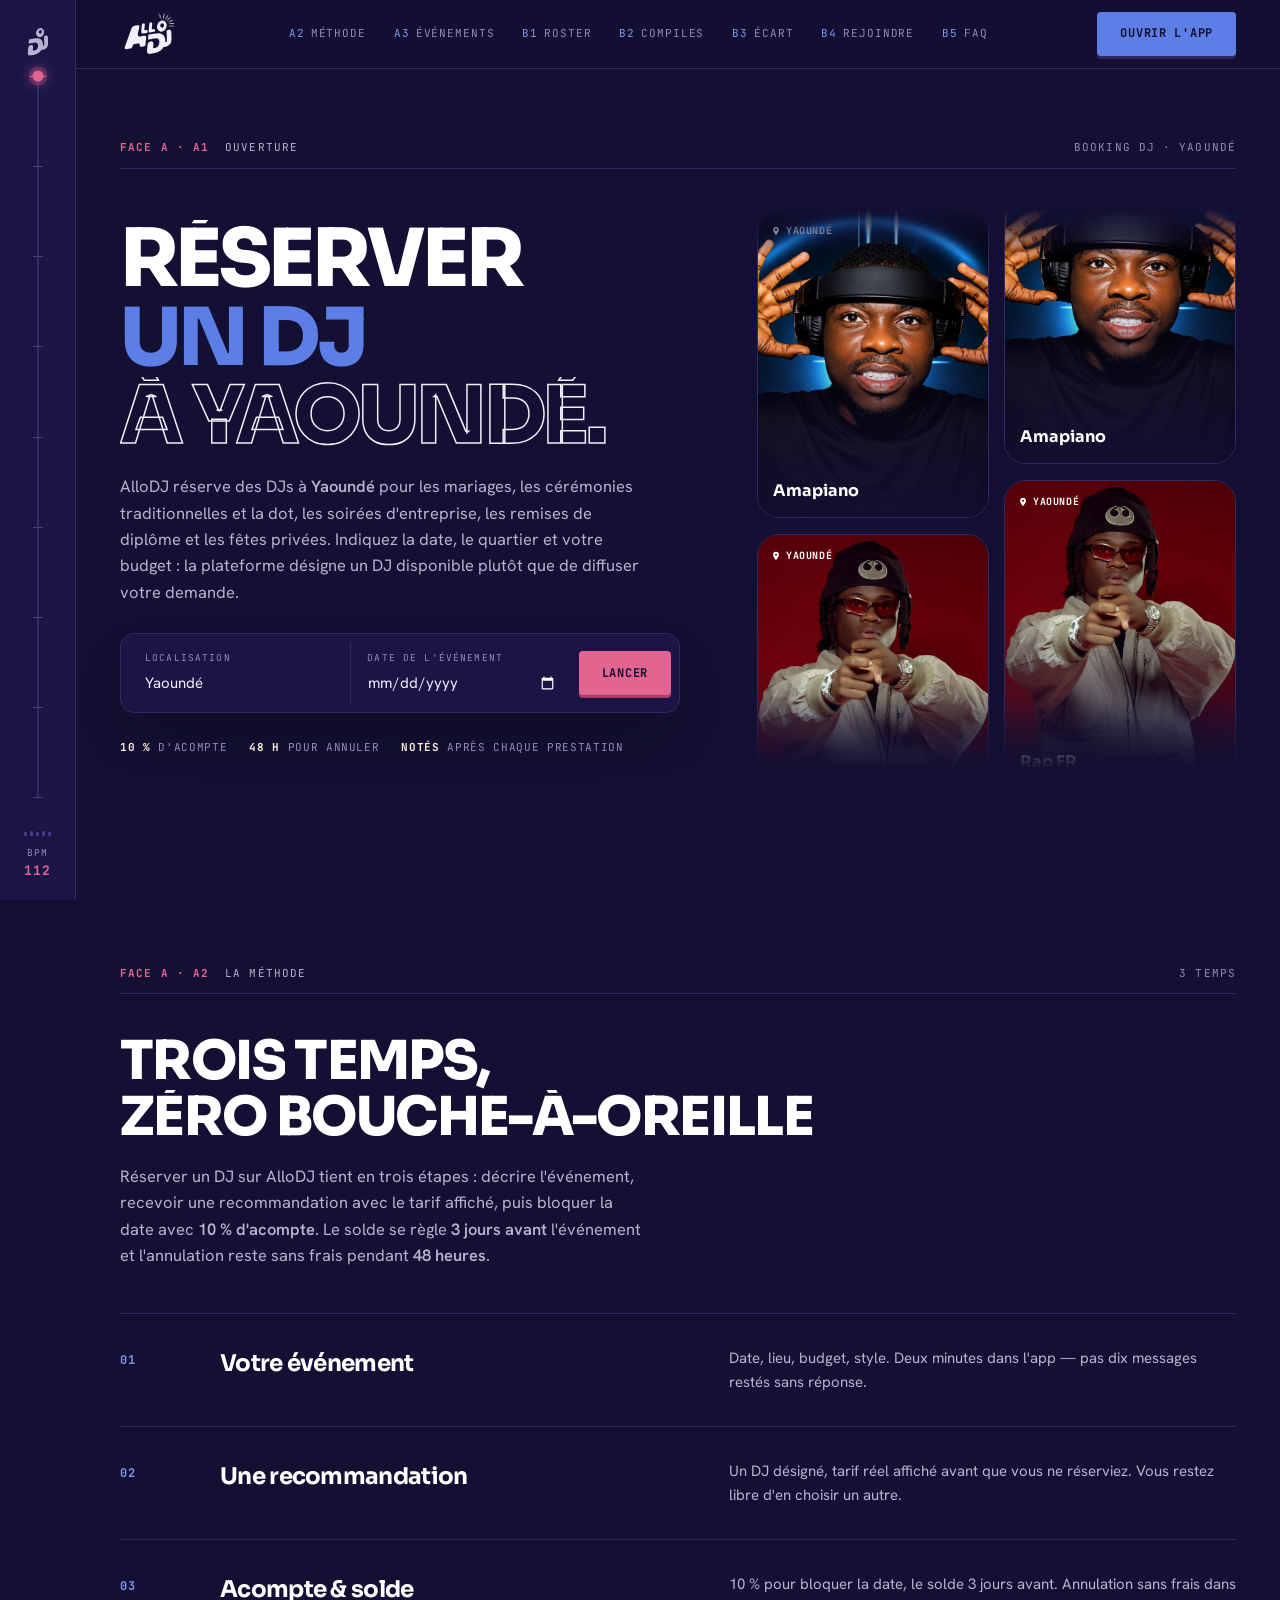
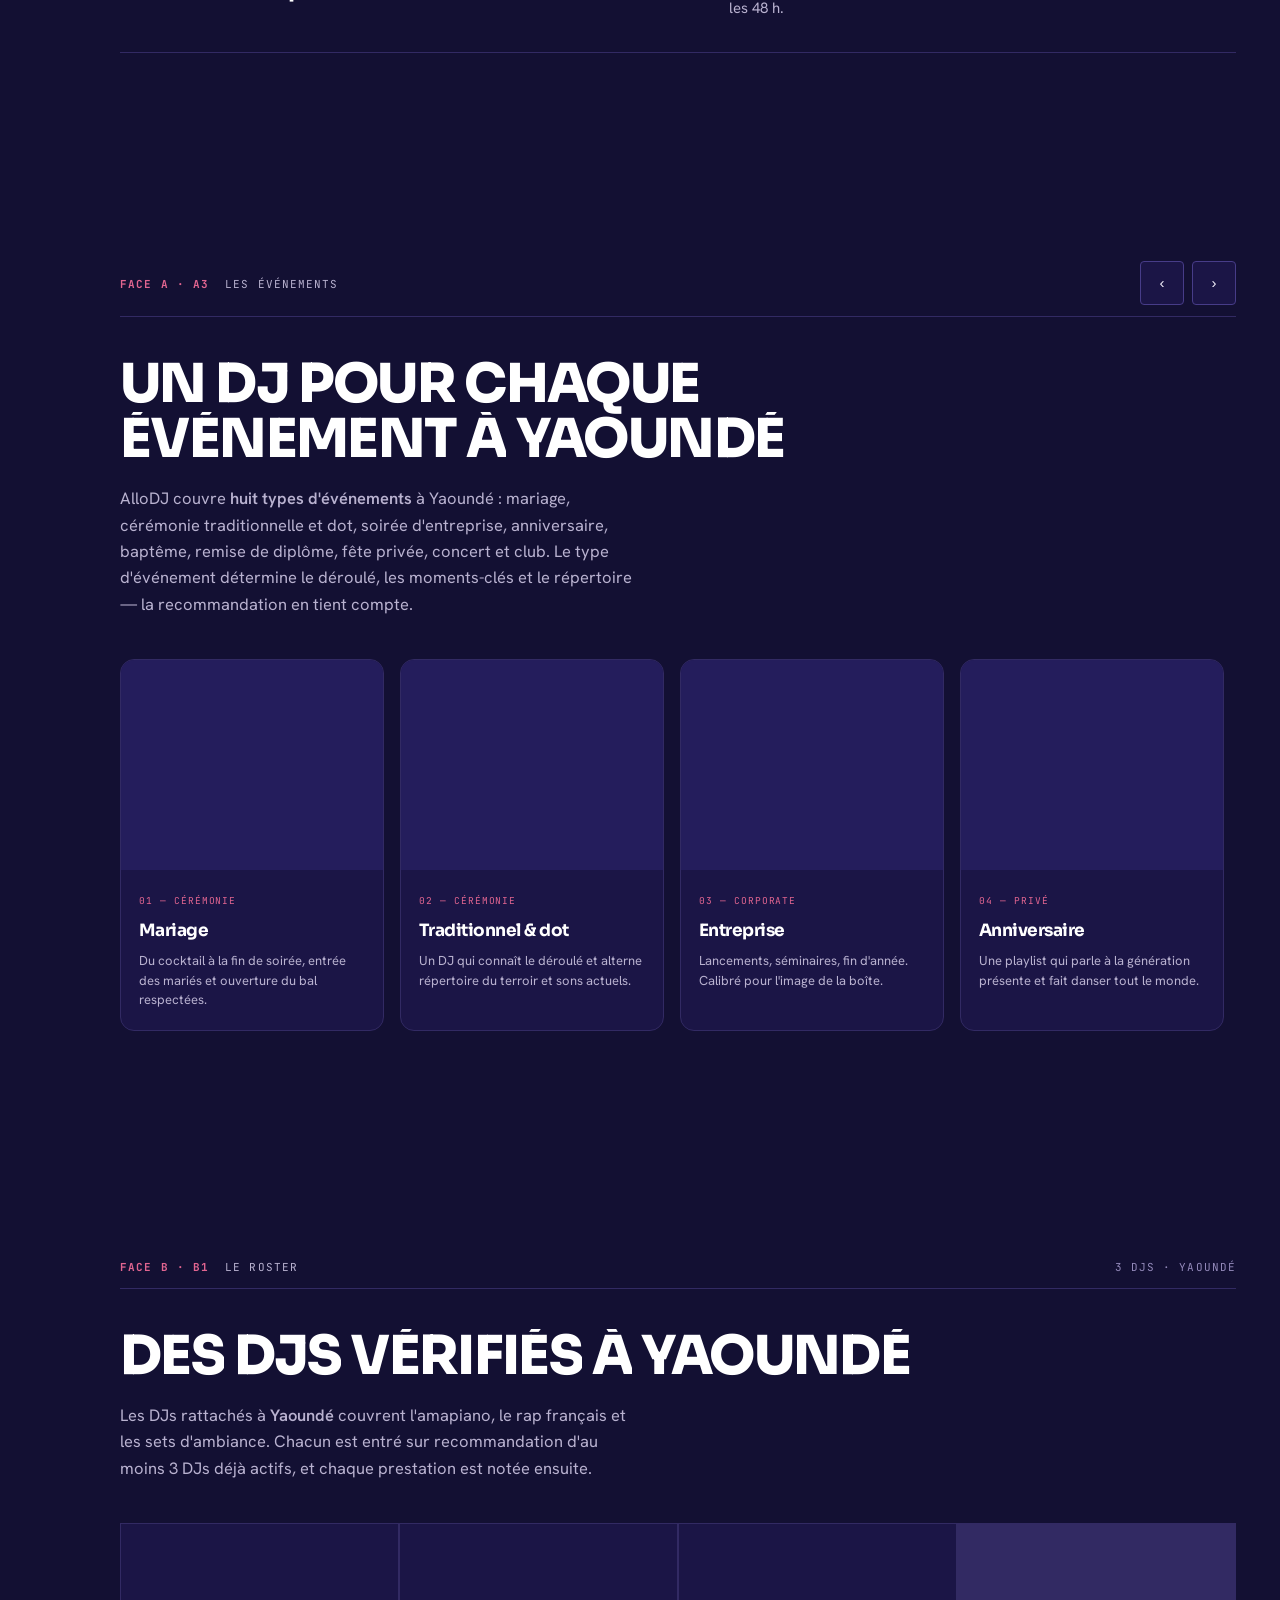
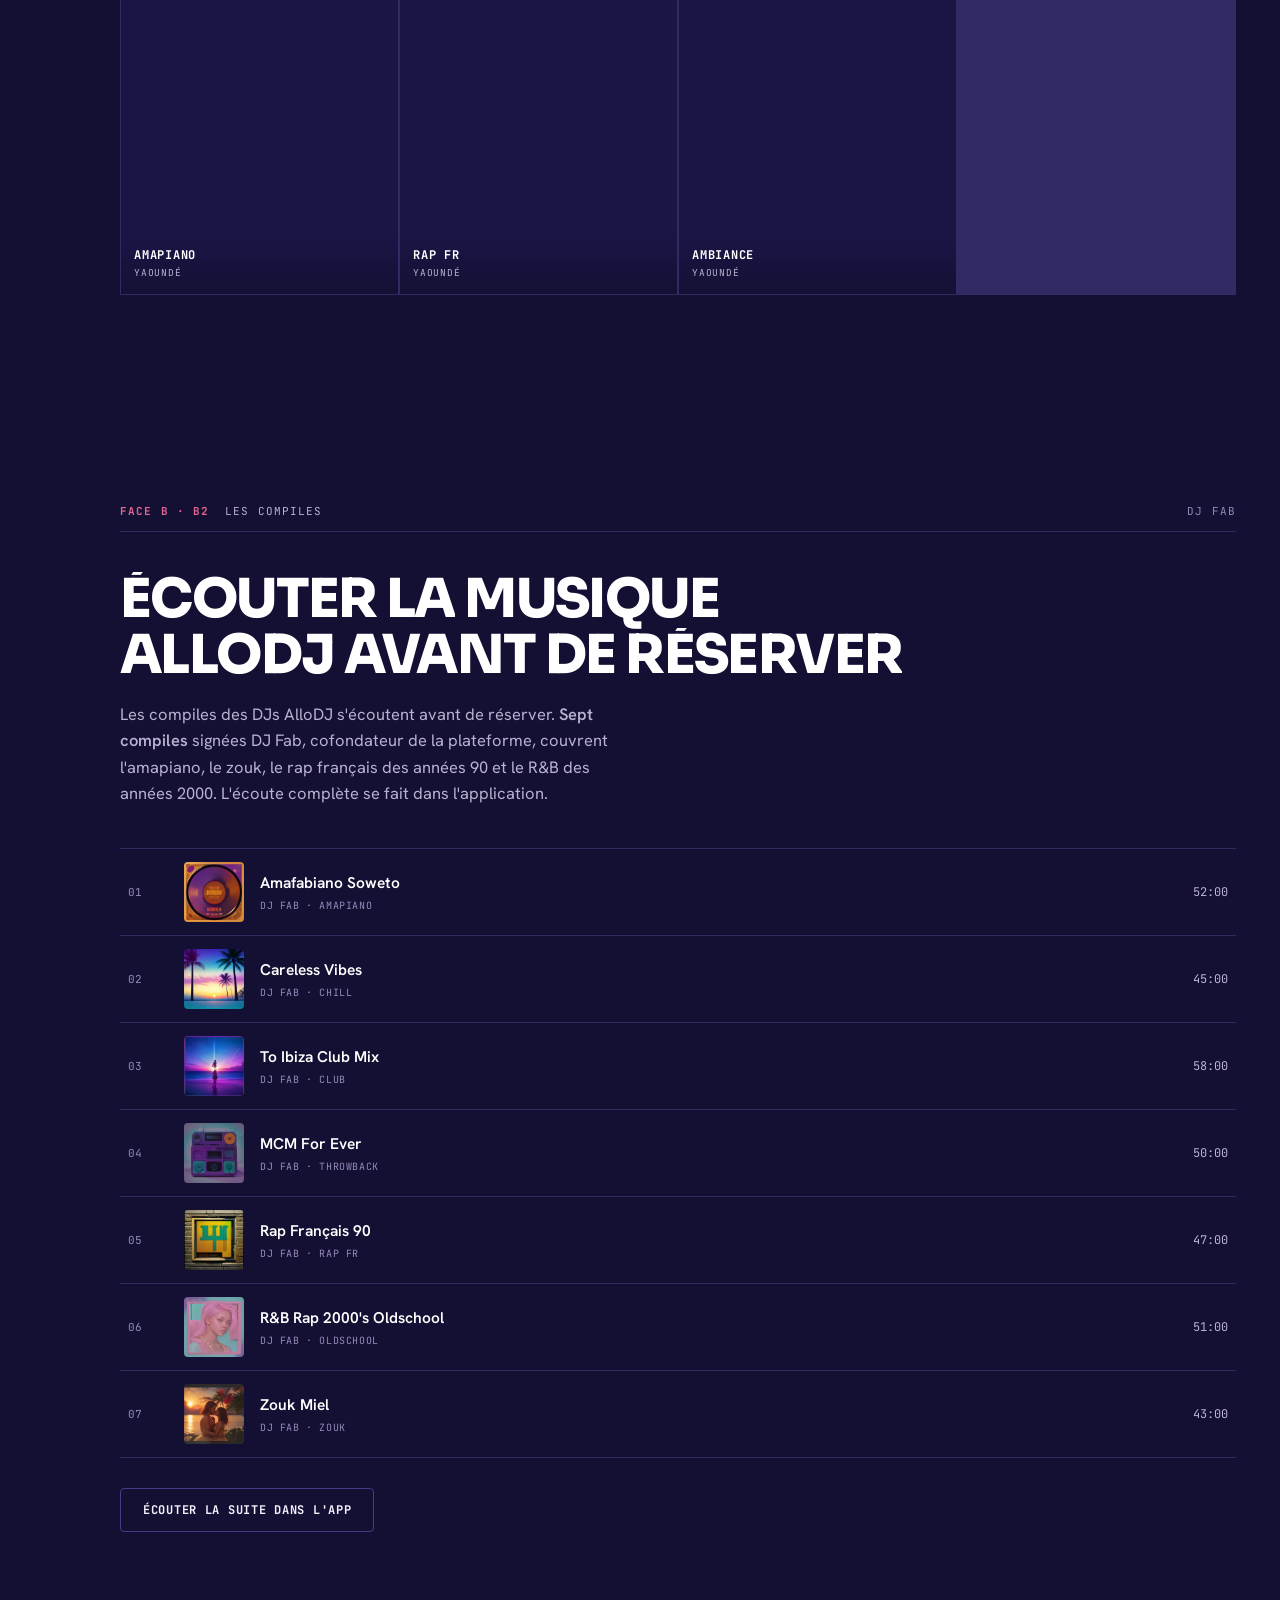
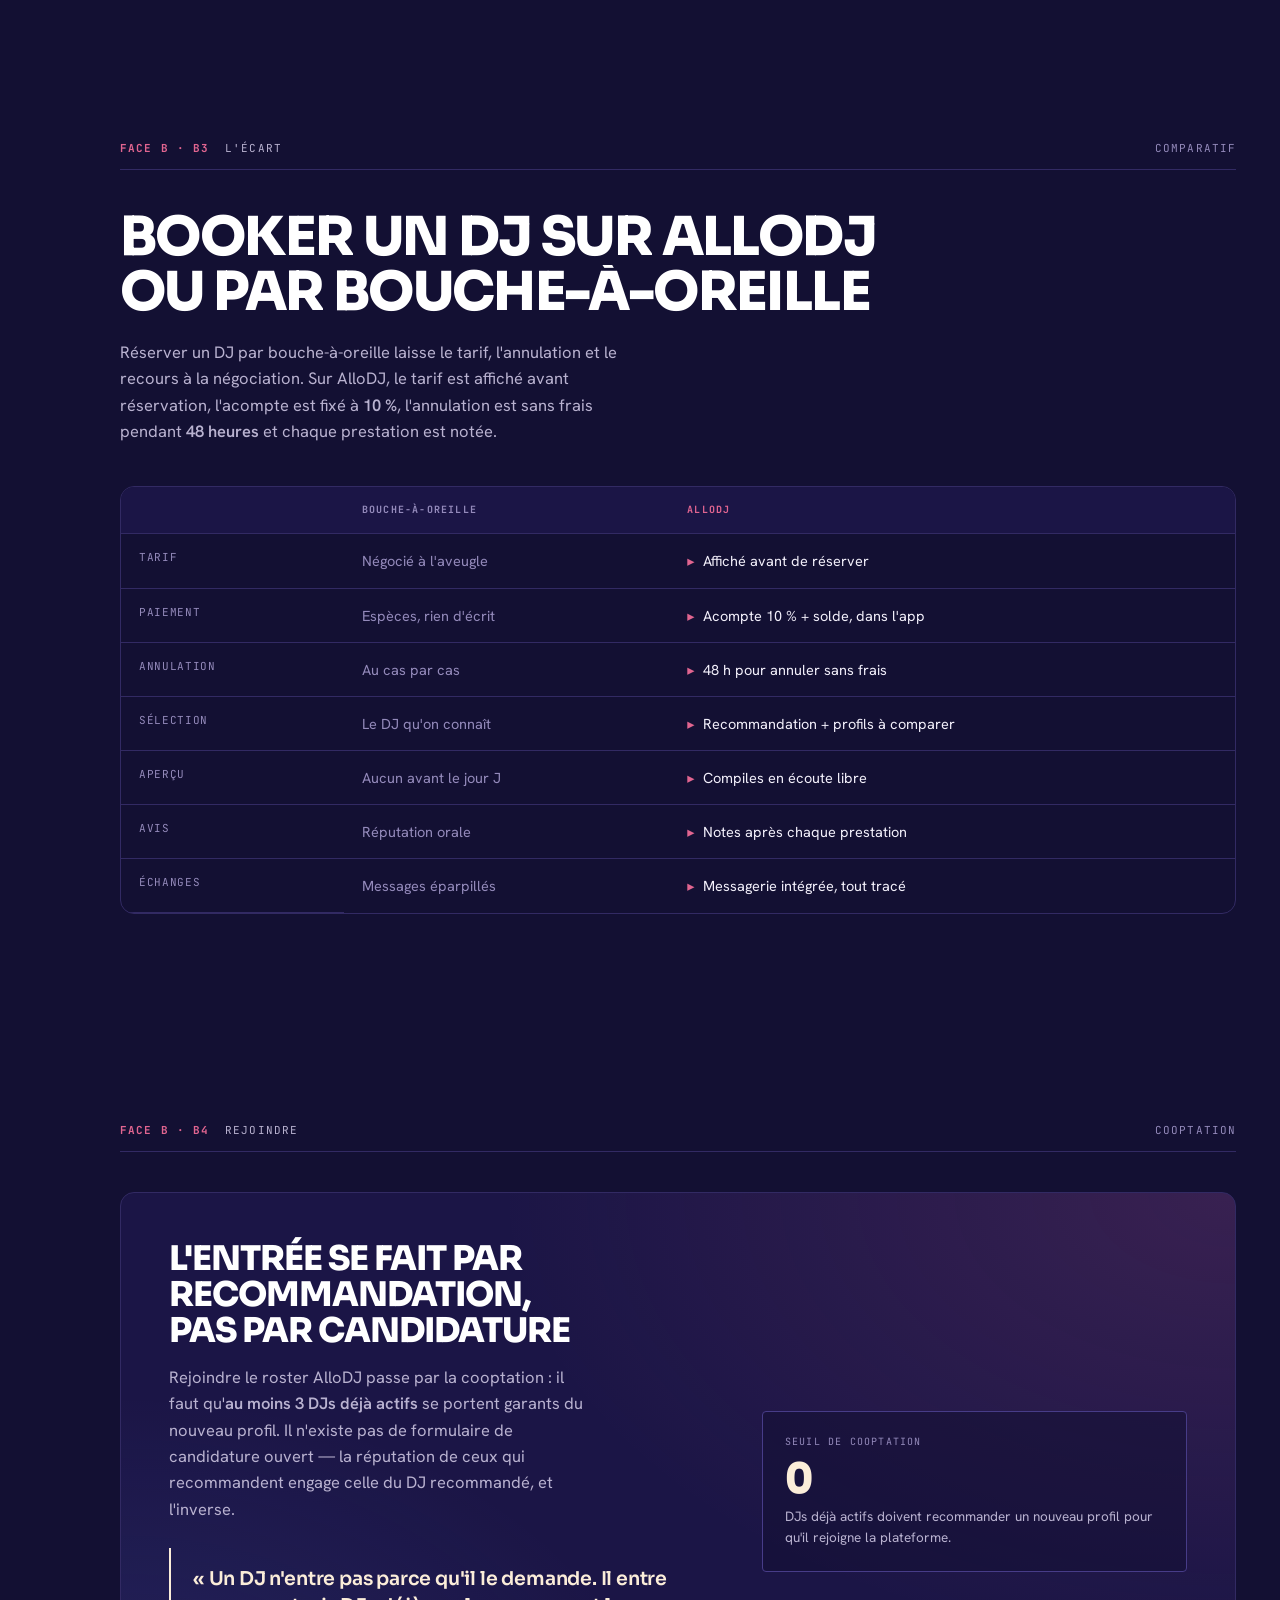
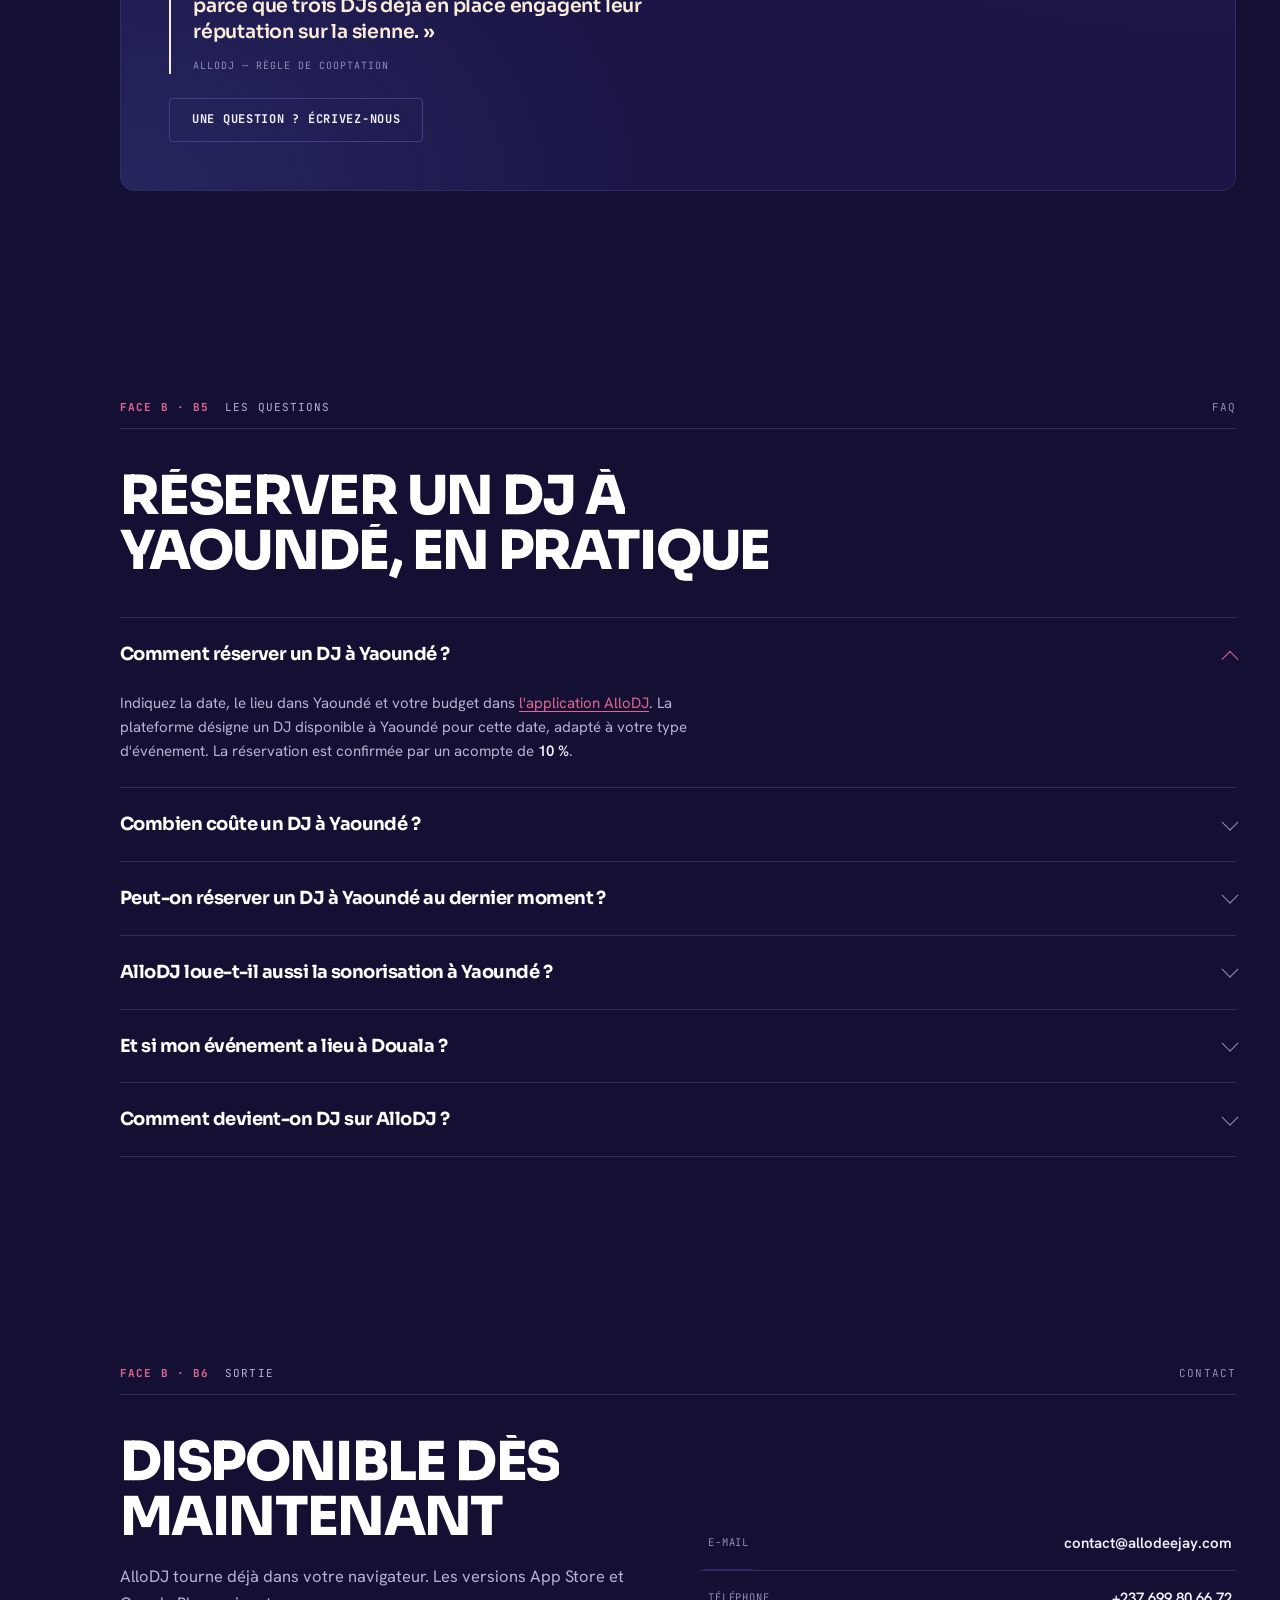
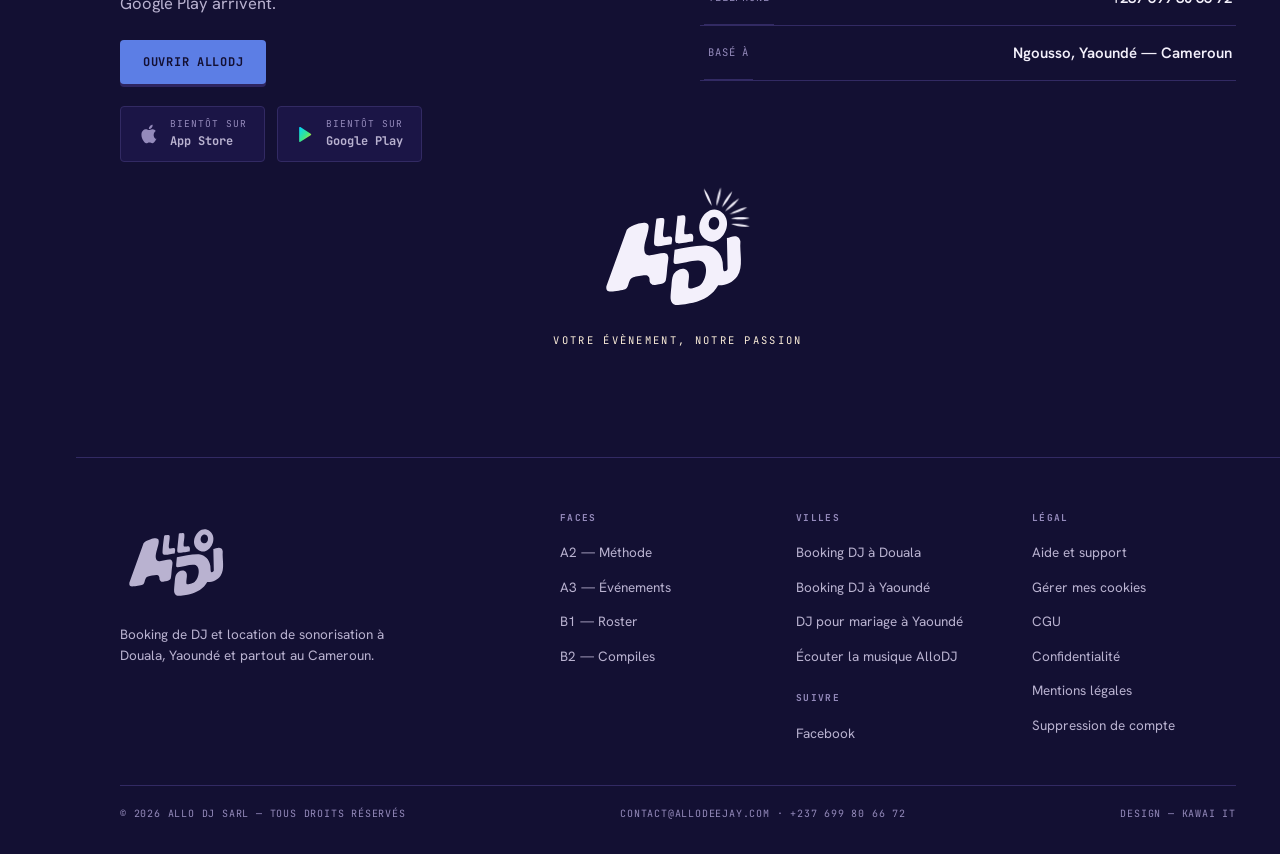
<file: dj-yaounde.html>
<!DOCTYPE html>
<html lang="fr">
<head>
<meta charset="UTF-8">
<meta name="viewport" content="width=device-width, initial-scale=1.0">
<script>
/* Consent Mode v2 — DOIT rester le premier script de la page. Google ignore
   un `default` posé après un `config`, et une extension qui charge gtag avant
   nous traquerait sans consentement. Ne pas déplacer, ne pas différer. */
window.dataLayer = window.dataLayer || [];
function gtag(){dataLayer.push(arguments);}
gtag('consent', 'default', {
  ad_storage: 'denied',
  ad_user_data: 'denied',
  ad_personalization: 'denied',
  analytics_storage: 'denied',
  functionality_storage: 'granted',
  security_storage: 'granted',
  wait_for_update: 500
});

/* Identifiants Google. La bannière s'affiche dès qu'un traceur est présent —
   soit renseigné ici, soit détecté dans la page (extension, balise collée).
   `forcer: true` l'affiche en toutes circonstances. */
window.AlloDJConsent = {
  ga4: '',            // G-XXXXXXXXXX  (Google Analytics 4)
  ads: '',            // AW-XXXXXXXXX  (Google Ads)
  forcer: false,
  politique: 'confidentialite.html'
};
</script>
<title>Booking DJ Yaoundé — Réserver un DJ à Yaoundé | AlloDJ</title>
<meta name="description" content="Booking de DJ à Yaoundé : mariage, dot, soirée d'entreprise, remise de diplôme. AlloDJ désigne le DJ disponible à Yaoundé pour votre date et votre budget. 10 % d'acompte, annulation sans frais sous 48 h.">
<link rel="canonical" href="https://allodeejay.com/dj-yaounde.html">
<meta name="robots" content="index,follow,max-snippet:-1,max-image-preview:large,max-video-preview:-1">
<meta name="author" content="AlloDJ">
<meta name="dateModified" content="2026-09-08">
<meta name="theme-color" content="#0A0A0B">
<meta name="geo.region" content="CM">
<meta name="geo.placename" content="Yaoundé">

<meta property="og:type" content="website">
<meta property="og:site_name" content="AlloDJ">
<meta property="og:locale" content="fr_CM">
<meta property="og:url" content="https://allodeejay.com/dj-yaounde.html">
<meta property="og:title" content="Booking DJ Yaoundé — Réserver un DJ à Yaoundé">
<meta property="og:description" content="Booking de DJ à Yaoundé : mariage, dot, soirée d'entreprise, remise de diplôme. AlloDJ désigne le DJ disponible à Yaoundé pour votre date et votre budget. 10 % d'acompte, annulation sans frais sous 48 h.">
<meta property="og:image" content="https://allodeejay.com/assets/og-allodj.jpg">
<meta property="og:image:width" content="1200">
<meta property="og:image:height" content="630">
<meta property="og:image:alt" content="AlloDJ — réservation de DJ au Cameroun">
<meta name="twitter:card" content="summary_large_image">
<meta name="twitter:title" content="Booking DJ Yaoundé — Réserver un DJ à Yaoundé">
<meta name="twitter:description" content="Booking de DJ à Yaoundé : mariage, dot, soirée d'entreprise, remise de diplôme. AlloDJ désigne le DJ disponible à Yaoundé pour votre date et votre budget. 10 % d'acompte, annulation sans frais sous 48 h.">
<meta name="twitter:image" content="https://allodeejay.com/assets/og-allodj.jpg">

<link rel="icon" href="assets/favicon.ico" sizes="any">
<link rel="icon" type="image/svg+xml" href="assets/favicon.svg">
<link rel="icon" type="image/png" sizes="32x32" href="assets/favicon-32.png">
<link rel="icon" type="image/png" sizes="16x16" href="assets/favicon-16.png">
<link rel="apple-touch-icon" sizes="180x180" href="assets/apple-touch-icon.png">
<link rel="manifest" href="/site.webmanifest">
<link rel="preload" href="assets/fonts/sora-800-latin.woff2" as="font" type="font/woff2" crossorigin>
<link rel="preload" href="assets/fonts/hanken-grotesk-400-latin.woff2" as="font" type="font/woff2" crossorigin>
<link rel="stylesheet" href="assets/fonts.css">

<script type="application/ld+json">
{
  "@context": "https://schema.org",
  "@graph": [
    {
      "@type": "Organization",
      "@id": "https://allodeejay.com/#org",
      "name": "AlloDJ",
      "alternateName": [
        "Allo DJ",
        "AlloDeeJay",
        "ALLO DJ SARL"
      ],
      "description": "Plateforme de booking et de réservation de DJ à Douala, Yaoundé et partout au Cameroun, avec location de sonorisation.",
      "url": "https://allodeejay.com/",
      "logo": "https://allodeejay.com/assets/logo.png",
      "email": "contact@allodeejay.com",
      "sameAs": [
        "https://www.facebook.com/profile.php?id=100092519151625",
        "https://appli.allodeejay.com/"
      ],
      "telephone": "+237699806672",
      "areaServed": [
        {
          "@type": "City",
          "name": "Douala"
        },
        {
          "@type": "City",
          "name": "Yaoundé"
        }
      ],
      "address": {
        "@type": "PostalAddress",
        "streetAddress": "Ngousso",
        "addressLocality": "Yaoundé",
        "addressRegion": "Centre",
        "addressCountry": "CM"
      },
      "legalName": "ALLO DJ SARL",
      "taxID": "M012317865859Z",
      "founder": {
        "@type": "Person",
        "name": "Njewa Ngangue Serge"
      },
      "vatID": "M012317865859Z",
      "identifier": {
        "@type": "PropertyValue",
        "propertyID": "RCCM",
        "value": "CM-NSI-02-2023B13-00329"
      }
    },
    {
      "@type": "WebSite",
      "@id": "https://allodeejay.com/#site",
      "url": "https://allodeejay.com/",
      "name": "AlloDJ",
      "inLanguage": "fr-CM",
      "publisher": {
        "@id": "https://allodeejay.com/#org"
      },
      "potentialAction": {
        "@type": "SearchAction",
        "target": {
          "@type": "EntryPoint",
          "urlTemplate": "https://appli.allodeejay.com/#/home?ville={search_term_string}"
        },
        "query-input": "required name=search_term_string"
      }
    },
    {
      "@type": "WebPage",
      "@id": "https://allodeejay.com/dj-yaounde.html#webpage",
      "url": "https://allodeejay.com/dj-yaounde.html",
      "name": "Booking DJ Yaoundé — Réserver un DJ à Yaoundé | AlloDJ",
      "isPartOf": {
        "@id": "https://allodeejay.com/#site"
      },
      "about": {
        "@id": "https://allodeejay.com/#org"
      },
      "primaryImageOfPage": "https://allodeejay.com/assets/og-allodj.jpg",
      "inLanguage": "fr-CM",
      "dateModified": "2026-09-08",
      "speakable": {
        "@type": "SpeakableSpecification",
        "cssSelector": [
          ".lede",
          ".faq details p"
        ]
      },
      "breadcrumb": {
        "@id": "https://allodeejay.com/dj-yaounde.html#fil"
      }
    },
    {
      "@type": "BreadcrumbList",
      "@id": "https://allodeejay.com/dj-yaounde.html#fil",
      "itemListElement": [
        {
          "@type": "ListItem",
          "position": 1,
          "name": "Accueil",
          "item": "https://allodeejay.com/"
        },
        {
          "@type": "ListItem",
          "position": 2,
          "name": "Booking DJ à Yaoundé",
          "item": "https://allodeejay.com/dj-yaounde.html"
        }
      ]
    },
    {
      "@type": "Service",
      "@id": "https://allodeejay.com/dj-yaounde.html#service",
      "name": "Booking et réservation de DJ à Yaoundé",
      "serviceType": "Réservation de DJ pour événement",
      "provider": {
        "@id": "https://allodeejay.com/#org"
      },
      "areaServed": {
        "@type": "City",
        "name": "Yaoundé",
        "addressCountry": "CM"
      },
      "description": "Trouver et réserver un DJ à Yaoundé : AlloDJ désigne le DJ adapté à la date, au lieu et au budget de l'événement, puis verrouille la réservation avec un acompte de 10 %. Location de sonorisation incluse.",
      "termsOfService": "https://allodeejay.com/cgu.html",
      "hasOfferCatalog": {
        "@type": "OfferCatalog",
        "name": "Types d'événements couverts",
        "itemListElement": [
          {
            "@type": "Offer",
            "itemOffered": {
              "@type": "Service",
              "name": "DJ pour mariage"
            }
          },
          {
            "@type": "Offer",
            "itemOffered": {
              "@type": "Service",
              "name": "DJ pour cérémonie traditionnelle et dot"
            }
          },
          {
            "@type": "Offer",
            "itemOffered": {
              "@type": "Service",
              "name": "DJ pour soirée d'entreprise"
            }
          },
          {
            "@type": "Offer",
            "itemOffered": {
              "@type": "Service",
              "name": "DJ pour anniversaire"
            }
          },
          {
            "@type": "Offer",
            "itemOffered": {
              "@type": "Service",
              "name": "DJ pour baptême"
            }
          },
          {
            "@type": "Offer",
            "itemOffered": {
              "@type": "Service",
              "name": "DJ pour remise de diplôme"
            }
          },
          {
            "@type": "Offer",
            "itemOffered": {
              "@type": "Service",
              "name": "DJ pour fête privée"
            }
          },
          {
            "@type": "Offer",
            "itemOffered": {
              "@type": "Service",
              "name": "DJ pour concert et club"
            }
          },
          {
            "@type": "Offer",
            "itemOffered": {
              "@type": "Service",
              "name": "Location de sonorisation"
            }
          }
        ]
      }
    },
    {
      "@type": "FAQPage",
      "@id": "https://allodeejay.com/dj-yaounde.html#faq",
      "isPartOf": {
        "@id": "https://allodeejay.com/#site"
      },
      "mainEntity": [
        {
          "@type": "Question",
          "name": "Comment réserver un DJ à Yaoundé ?",
          "acceptedAnswer": {
            "@type": "Answer",
            "text": "Indiquez la date, le lieu dans Yaoundé et votre budget dans l'application AlloDJ . La plateforme désigne un DJ disponible à Yaoundé pour cette date, adapté à votre type d'événement. La réservation est confirmée par un acompte de 10 % ."
          }
        },
        {
          "@type": "Question",
          "name": "Combien coûte un DJ à Yaoundé ?",
          "acceptedAnswer": {
            "@type": "Answer",
            "text": "C'est vous qui annoncez le budget : AlloDJ cherche un DJ de Yaoundé dans cette fourchette plutôt que de vous faire comparer des devis. La seule règle fixe est l' acompte de 10 % , le solde étant réglé 3 jours avant l'événement. Le tarif dépend du DJ, de la durée et du matériel demandé."
          }
        },
        {
          "@type": "Question",
          "name": "Peut-on réserver un DJ à Yaoundé au dernier moment ?",
          "acceptedAnswer": {
            "@type": "Answer",
            "text": "Cela dépend des disponibilités du soir demandé. La plateforme ne propose que des DJs réellement libres à cette date : si aucun ne l'est à Yaoundé, elle ne vous fera pas patienter sur une promesse."
          }
        },
        {
          "@type": "Question",
          "name": "AlloDJ loue-t-il aussi la sonorisation à Yaoundé ?",
          "acceptedAnswer": {
            "@type": "Answer",
            "text": "Oui. La location de matériel de sonorisation se réserve depuis l'application, au même endroit que le DJ, pour les prestations à Yaoundé."
          }
        },
        {
          "@type": "Question",
          "name": "Et si mon événement a lieu à Douala ?",
          "acceptedAnswer": {
            "@type": "Answer",
            "text": "AlloDJ couvre aussi Douala — voir la page booking DJ à Douala . Le fonctionnement est identique : date, lieu, budget, puis un DJ désigné."
          }
        },
        {
          "@type": "Question",
          "name": "Comment devient-on DJ sur AlloDJ ?",
          "acceptedAnswer": {
            "@type": "Answer",
            "text": "On ne postule pas. L'entrée se fait sur recommandation d'au moins 3 DJs déjà actifs sur la plateforme. Ce sont eux qui se portent garants du niveau et du sérieux du nouveau profil."
          }
        }
      ]
    }
  ]
}
</script>
<script>document.documentElement.classList.add('js');</script>
<link rel="stylesheet" href="assets/site.css">
</head>
<body>

<aside class="rail" aria-label="Index des sections">
  <span class="logo" style="color:var(--ink-2)" aria-hidden="true">
    <svg viewBox="900 0 1900 2206" style="height:38px" aria-hidden="true"><g><path d="M2430.65,926.18c16.73,15.05,31.58,47.48,33.7,70.25-16.15,178.03,57.74,425.2-51.51,578.61-72.44,101.72-195.26,158.5-320.35,152.21-83.95,156.79-249.14,255.14-420.49,291.51-53.51,11.36-249.97,45.97-293.07,37.86-46.13-8.68-75.36-51.46-80.27-96.12-5.3-48.23,7.78-166.31,12.68-220.49,4.78-52.92,7.39-139.66,30.3-183.93,40.61-78.49,159.18-147.81,234.3-74.49,64.08,62.54-2.13,213.85,20.4,291.51,27.47,27.38,162.26-22.89,193.39-46.17,110.94-83,156.32-383.59-4.23-410.79-107.34-18.18-289.14,51.18-402.81,54.82-44.77,1.43-35.16-43.71-33.86-78.63,1.93-51.85,12.59-108.49,15.57-160.85,175.42-26.49,350.39-74.31,528.94-68.09,151.46,21.63,248.18,126.36,273.13,275.04,4.84,28.82,3.94,139.69,20.55,149.64,25.69,15.38,64.26-16.78,63.12-44.14l-11.74-506.44c57.15-15.59,140.44-57.92,192.26-11.3Z"/><path d="M2154.44,509.11c-240.22-193.32-525.14,249.15-290.14,439.36,241.51,195.48,523.14-251.85,290.14-439.36ZM1987.42,790.7c-94.14-36-53.37-214.66,44.28-203.8,127.84,14.22,93.25,256.39-44.28,203.8Z"/></g></svg>
  </span>
  <div class="rail-tk"><div class="marks"><i></i><i></i><i></i><i></i><i></i><i></i><i></i><i></i></div><div class="head" id="head"></div></div>
  <div class="rail-vu" id="vu" aria-hidden="true"><i></i><i></i><i></i><i></i><i></i></div>
  <div class="rail-bpm" aria-hidden="true">BPM<b id="bpm">120</b></div>
</aside>

<div class="shell">

    <div class="top">
    <div class="wrap top-in">
      <a href="index.html" class="logo" aria-label="AlloDJ, accueil">
        <svg viewBox="0 0 2837.43 2206.61" aria-hidden="true">
          <g>
            <path d="M2430.65,926.18c16.73,15.05,31.58,47.48,33.7,70.25-16.15,178.03,57.74,425.2-51.51,578.61-72.44,101.72-195.26,158.5-320.35,152.21-83.95,156.79-249.14,255.14-420.49,291.51-53.51,11.36-249.97,45.97-293.07,37.86-46.13-8.68-75.36-51.46-80.27-96.12-5.3-48.23,7.78-166.31,12.68-220.49,4.78-52.92,7.39-139.66,30.3-183.93,40.61-78.49,159.18-147.81,234.3-74.49,64.08,62.54-2.13,213.85,20.4,291.51,27.47,27.38,162.26-22.89,193.39-46.17,110.94-83,156.32-383.59-4.23-410.79-107.34-18.18-289.14,51.18-402.81,54.82-44.77,1.43-35.16-43.71-33.86-78.63,1.93-51.85,12.59-108.49,15.57-160.85,175.42-26.49,350.39-74.31,528.94-68.09,151.46,21.63,248.18,126.36,273.13,275.04,4.84,28.82,3.94,139.69,20.55,149.64,25.69,15.38,64.26-16.78,63.12-44.14l-11.74-506.44c57.15-15.59,140.44-57.92,192.26-11.3Z"/>
            <path d="M1240.03,1209.44c6.92,7.83,19.36,40.69,19.77,51.45,1.45,37.77-13.44,119.9-17.89,163.96-5.93,58.68-11.63,168.57-25.65,220.08-14.62,53.7-106.07,63.68-155.56,71.26-37.17,5.69-59.59,13.87-89.96-13.75-42.74-38.88-10.43-75.19-37.51-113.72-17.25-24.54-37.17-29.7-65.94-28.37-43.54,2.01-152.17,20.56-194.85,32.23-93.3,25.52-59.4,168.75-134.33,199.62-35.92,14.8-182.6,36.99-225.26,39.33-65.03,3.57-99.65-18.72-88.75-88.74l340.92-944.41c42.6-53.44,108.17-80.59,172.83-98.11,64.52-17.48,198.17-55.22,192.51,53.88-6.02,115.94-86.08,276.04-72.05,392.82,7.24,60.31,37.89,82.73,96.87,79.34,71.39-4.11,172.35-40.7,239.44-38.13,11.9.46,38.07,12.97,45.4,21.26Z"/>
            <path d="M2154.44,509.11c-240.22-193.32-525.14,249.15-290.14,439.36,241.51,195.48,523.14-251.85,290.14-439.36ZM1987.42,790.7c-94.14-36-53.37-214.66,44.28-203.8,127.84,14.22,93.25,256.39-44.28,203.8Z"/>
            <path d="M1388.64,1016.66c-20.45-16.33-13.82-59.39-14.29-83.16l37.7-368.7c104.43-3.02,140.58-50.46,132.29,85.03-4.32,70.56-25.07,141.96-17.96,213.41,8.05,24.64,87.91,2.66,109.46,3.39,65.65,2.25,33.66,129.95,33.66,129.95-56.76-1.75-240.08,52.62-280.86,20.07Z"/>
            <path d="M1309.46,919.59c26.29,21.2,7.68,91.35,2.19,121.33-70.83,4.92-155.19,32.54-224.37,34.46-74.04,2.05-68.13-46.36-65.79-104.08,3.81-93.7,19.58-214.02,31.52-308.73,1.29-10.19,6.36-47.04,12.08-50.93,28.48-1.21,115.13-26.25,125.2,8.02,14.84,53.61-35.76,256.13-14.56,291.78,19.85,33.38,101.62-17.74,133.72,8.14Z"/>
          </g>
          <g>
            <path class="ray" d="M2063.28,399.98c-3.54-93.29,26.9-223.9,71.73-305.86,3.72,93.28-27.06,223.82-71.73,305.86h0Z"/>
            <path class="ray" d="M2154.78,419.99c28.89-88.77,102.54-200.84,172.92-262.29-28.71,88.83-102.66,200.71-172.92,262.29h0Z"/>
            <path class="ray" d="M1985.13,398.27c-59.97-71.54-115.98-193.39-130.79-285.64,60.12,71.43,115.8,193.43,130.79,285.64h0Z"/>
            <path class="ray" d="M2442.15,276.13c-49.88,78.91-148.88,169.37-232.24,211.58,49.72-79.02,148.97-169.21,232.24-211.58h0Z"/>
            <path class="ray" d="M2575.78,423.92c-74.47,56.3-198.98,106.11-291.86,116.26,74.36-56.45,199.01-105.93,291.86-116.26h0Z"/>
            <path class="ray" d="M2620.18,605.04c-89.66,25.98-223.76,28.03-314.13,4.34,89.62-26.16,223.72-27.85,314.13-4.34h0Z"/>
            <path class="ray" d="M2620.64,741.47c-92.34,13.72-225.49-2.24-311.88-37.84,92.32-13.9,225.43,2.41,311.88,37.84h0Z"/>
          </g>
        </svg>
      </a>
      <nav class="nav" id="nav">
        <a href="#a2"><i>A2</i>Méthode</a>
        <a href="#a3"><i>A3</i>Événements</a>
        <a href="#b1"><i>B1</i>Roster</a>
        <a href="#b2"><i>B2</i>Compiles</a>
        <a href="#b3"><i>B3</i>Écart</a>
        <a href="#b4"><i>B4</i>Rejoindre</a>
        <a href="#b5"><i>B5</i>FAQ</a>
      </nav>
      <a href="https://appli.allodeejay.com/#/home" target="_blank" rel="noopener" class="btn btn-pad">Ouvrir l'app</a>
    </div>
  </div>

  <!-- A1 -->
  <section class="hero" id="a1">
    <div class="wrap">
      <div class="slate"><span class="tk">Face A · A1</span><span class="ttl">Ouverture</span><span class="rt">Booking DJ · Yaoundé</span></div>
      <div class="hero-grid">
        <div>
          <h1>
            <span class="ln"><span>Réserver</span></span>
            <span class="ln"><span class="hot">un DJ</span></span>
            <span class="ln"><span class="out">à Yaoundé.</span></span>
          </h1>
          <p class="lede">AlloDJ réserve des DJs à <b>Yaoundé</b> pour les mariages, les cérémonies traditionnelles et la dot, les soirées d'entreprise, les remises de diplôme et les fêtes privées. Indiquez la date, le quartier et votre budget&nbsp;: la plateforme désigne un DJ disponible plutôt que de diffuser votre demande.</p>

          <form class="find" action="https://appli.allodeejay.com/#/home" target="_blank" rel="noopener" aria-label="Recherche rapide de DJ">
            <div class="f">
              <label for="q-ville">Localisation</label>
              <select id="q-ville" name="ville"><option>Yaoundé</option></select>
            </div>
            <div class="f">
              <label for="q-date">Date de l'événement</label>
              <input id="q-date" type="date" name="date">
            </div>
            <button type="submit" class="btn btn-peak">Lancer</button>
          </form>

          <div class="trust">
            <span><b data-count="10" data-suffix=" %">0 %</b> d'acompte</span>
            <span><b data-count="48" data-suffix=" H">0 H</b> pour annuler</span>
            <span><b>Notés</b> après chaque prestation</span>
          </div>
        </div>

        <div class="cols" data-ville="Yaoundé" aria-hidden="true">
          <div class="col col-a" id="col-a"></div>
          <div class="col col-b" id="col-b"></div>
        </div>
      </div>
    </div>
  </section>

  <!-- A2 -->
  <section id="a2">
    <div class="wrap">
      <div class="slate"><span class="tk">Face A · A2</span><span class="ttl">La méthode</span><span class="rt">3 temps</span></div>
      <h2 class="big rv">Trois temps,<br>zéro bouche-à-oreille</h2>
      <p class="lede rv">Réserver un DJ sur AlloDJ tient en trois étapes&nbsp;: décrire l'événement, recevoir une recommandation avec le tarif affiché, puis bloquer la date avec <b>10&nbsp;% d'acompte</b>. Le solde se règle <b>3 jours avant</b> l'événement et l'annulation reste sans frais pendant <b>48 heures</b>.</p>
      <div class="steps rvg" style="margin-top:44px;">
        <div class="step"><span class="n">01</span><h3>Votre événement</h3><p>Date, lieu, budget, style. Deux minutes dans l'app — pas dix messages restés sans réponse.</p></div>
        <div class="step"><span class="n">02</span><h3>Une recommandation</h3><p>Un DJ désigné, tarif réel affiché avant que vous ne réserviez. Vous restez libre d'en choisir un autre.</p></div>
        <div class="step"><span class="n">03</span><h3>Acompte &amp; solde</h3><p>10 % pour bloquer la date, le solde 3 jours avant. Annulation sans frais dans les 48 h.</p></div>
      </div>
    </div>
  </section>

  <!-- A3 -->
  <section id="a3">
    <div class="wrap">
      <div class="slate"><span class="tk">Face A · A3</span><span class="ttl">Les événements</span><div class="arrows"><button type="button" id="prev" aria-label="Précédent">‹</button><button type="button" id="next" aria-label="Suivant">›</button></div></div>
      <h2 class="big rv">Un DJ pour chaque événement à Yaoundé</h2>
      <p class="lede rv">AlloDJ couvre <b>huit types d'événements</b> à Yaoundé&nbsp;: mariage, cérémonie traditionnelle et dot, soirée d'entreprise, anniversaire, baptême, remise de diplôme, fête privée, concert et club. Le type d'événement détermine le déroulé, les moments-clés et le répertoire — la recommandation en tient compte.</p>
      <div class="crates rvg" id="crates" style="margin-top:38px;">
        <article class="crate"><div class="ph"><img src="assets/photos/evt-mariage.jpg" alt="Ouverture du bal lors d'un mariage, DJ en fond de salle" loading="lazy"></div><div class="bd"><span class="tag">01 — Cérémonie</span><h3>Mariage</h3><p>Du cocktail à la fin de soirée, entrée des mariés et ouverture du bal respectées.</p></div></article>
        <article class="crate"><div class="ph"><img src="assets/photos/evt-tradi.jpg" alt="Cérémonie traditionnelle et dot, familles réunies sous la tente" loading="lazy"></div><div class="bd"><span class="tag">02 — Cérémonie</span><h3>Traditionnel &amp; dot</h3><p>Un DJ qui connaît le déroulé et alterne répertoire du terroir et sons actuels.</p></div></article>
        <article class="crate"><div class="ph"><img src="assets/photos/evt-entreprise.jpg" alt="Soirée de fin d'année en entreprise, tables et scène éclairée" loading="lazy"></div><div class="bd"><span class="tag">03 — Corporate</span><h3>Entreprise</h3><p>Lancements, séminaires, fin d'année. Calibré pour l'image de la boîte.</p></div></article>
        <article class="crate"><div class="ph"><img src="assets/photos/evt-anniversaire.jpg" alt="Anniversaire, gâteau et bougies au milieu des invités" loading="lazy"></div><div class="bd"><span class="tag">04 — Privé</span><h3>Anniversaire</h3><p>Une playlist qui parle à la génération présente et fait danser tout le monde.</p></div></article>
        <article class="crate"><div class="ph"><img src="assets/photos/evt-bapteme.jpg" alt="Réception de baptême, table dressée sous des guirlandes lumineuses" loading="lazy"></div><div class="bd"><span class="tag">05 — Famille</span><h3>Baptême</h3><p>Ambiance familiale, puis montée en énergie une fois les enfants couchés.</p></div></article>
        <article class="crate"><div class="ph"><img src="assets/photos/evt-diplome.jpg" alt="Remise de diplôme, chapeaux lancés au crépuscule" loading="lazy"></div><div class="bd"><span class="tag">06 — Privé</span><h3>Remise de diplôme</h3><p>Célébration jeune et rythmée pour marquer le coup avec la promo.</p></div></article>
        <article class="crate"><div class="ph"><img src="assets/photos/evt-prive.jpg" alt="Fête privée sur une terrasse, invités en train de danser" loading="lazy"></div><div class="bd"><span class="tag">07 — Privé</span><h3>Retour au pays</h3><p>Retrouvailles de la diaspora, fêtes à la maison, soirées entre proches.</p></div></article>
        <article class="crate"><div class="ph"><img src="assets/photos/evt-club.jpg" alt="Set en club, foule et faisceaux lumineux" loading="lazy"></div><div class="bd"><span class="tag">08 — Scène</span><h3>Concert &amp; club</h3><p>Warm-up, première partie ou set principal, avec le matériel qu'il faut.</p></div></article>
      </div>
    </div>
  </section>

  <!-- B1 -->
  <section id="b1">
    <div class="wrap">
      <div class="slate"><span class="tk">Face B · B1</span><span class="ttl">Le roster</span><span class="rt">3 DJs · Yaoundé</span></div>
      <h2 class="big rv">Des DJs vérifiés à Yaoundé</h2>
      <p class="lede rv">Les DJs rattachés à <b>Yaoundé</b> couvrent l'amapiano, le rap français et les sets d'ambiance. Chacun est entré sur recommandation d'au moins 3 DJs déjà actifs, et chaque prestation est notée ensuite.</p>
      <div class="roster rvg" style="margin-top:42px;">
        <figure class="rost" style="margin:0"><img src="assets/photos/real-dj-03.jpg" alt="DJ vérifié AlloDJ à Yaoundé" loading="lazy"><figcaption class="meta"><b>Amapiano</b>Yaoundé</figcaption></figure>
        <figure class="rost" style="margin:0"><img src="assets/photos/real-dj-04.jpg" alt="DJ vérifié AlloDJ à Yaoundé" loading="lazy"><figcaption class="meta"><b>Rap FR</b>Yaoundé</figcaption></figure>
        <figure class="rost" style="margin:0"><img src="assets/photos/real-dj-08.jpg" alt="DJ vérifié AlloDJ à Yaoundé" loading="lazy"><figcaption class="meta"><b>Ambiance</b>Yaoundé</figcaption></figure>
      </div>
    </div>
  </section>

  <!-- B2 -->
  <section id="b2">
    <div class="wrap">
      <div class="slate"><span class="tk">Face B · B2</span><span class="ttl">Les compiles</span><span class="rt">DJ Fab</span></div>
      <h2 class="big rv">Écouter la musique AlloDJ avant de réserver</h2>
      <p class="lede rv">Les compiles des DJs AlloDJ s'écoutent avant de réserver. <b>Sept compiles</b> signées DJ&nbsp;Fab, cofondateur de la plateforme, couvrent l'amapiano, le zouk, le rap français des années&nbsp;90 et le R&amp;B des années&nbsp;2000. <a href="https://appli.allodeejay.com/#/home" target="_blank" rel="noopener">L'écoute complète se fait dans l'application</a>.</p>
      <div class="tracks rvg" style="margin-top:42px;">
        <div class="trk"><span class="no">01</span><img class="cov" src="assets/covers/amafabiano-soweto.jpg" alt="" loading="lazy"><div><div class="t">Amafabiano Soweto</div><div class="s">DJ Fab · Amapiano</div></div><span class="d">52:00</span></div>
        <div class="trk"><span class="no">02</span><img class="cov" src="assets/covers/careless-vibes.jpg" alt="" loading="lazy"><div><div class="t">Careless Vibes</div><div class="s">DJ Fab · Chill</div></div><span class="d">45:00</span></div>
        <div class="trk"><span class="no">03</span><img class="cov" src="assets/covers/to-ibiza-club-mix.jpg" alt="" loading="lazy"><div><div class="t">To Ibiza Club Mix</div><div class="s">DJ Fab · Club</div></div><span class="d">58:00</span></div>
        <div class="trk"><span class="no">04</span><img class="cov" src="assets/covers/mcm-for-ever.jpg" alt="" loading="lazy"><div><div class="t">MCM For Ever</div><div class="s">DJ Fab · Throwback</div></div><span class="d">50:00</span></div>
        <div class="trk"><span class="no">05</span><img class="cov" src="assets/covers/rap-francais-90.jpg" alt="" loading="lazy"><div><div class="t">Rap Français 90</div><div class="s">DJ Fab · Rap FR</div></div><span class="d">47:00</span></div>
        <div class="trk"><span class="no">06</span><img class="cov" src="assets/covers/rnb-rap-2000s-oldschool.jpg" alt="" loading="lazy"><div><div class="t">R&amp;B Rap 2000's Oldschool</div><div class="s">DJ Fab · Oldschool</div></div><span class="d">51:00</span></div>
        <div class="trk"><span class="no">07</span><img class="cov" src="assets/covers/zouk-miel.jpg" alt="" loading="lazy"><div><div class="t">Zouk Miel</div><div class="s">DJ Fab · Zouk</div></div><span class="d">43:00</span></div>
      </div>
      <div style="margin-top:30px;"><a href="https://appli.allodeejay.com/#/home" target="_blank" rel="noopener" class="btn btn-ghost">Écouter la suite dans l'app</a></div>
    </div>
  </section>

  <!-- B3 -->
  <section id="b3">
    <div class="wrap">
      <div class="slate"><span class="tk">Face B · B3</span><span class="ttl">L'écart</span><span class="rt">Comparatif</span></div>
      <h2 class="big rv">Booker un DJ sur AlloDJ ou par bouche-à-oreille</h2>
      <p class="lede rv">Réserver un DJ par bouche-à-oreille laisse le tarif, l'annulation et le recours à la négociation. Sur AlloDJ, le tarif est affiché avant réservation, l'acompte est fixé à <b>10&nbsp;%</b>, l'annulation est sans frais pendant <b>48&nbsp;heures</b> et chaque prestation est notée.</p>
      <div class="spec-wrap rv" style="margin-top:42px;">
        <table class="spec">
          <thead><tr><th scope="col"><span class="screen-reader-text">Critère</span></th><th scope="col">Bouche-à-oreille</th><th scope="col" class="us">AlloDJ</th></tr></thead>
          <tbody>
            <tr><th scope="row" class="k">Tarif</th><td class="old" data-th="Bouche-à-oreille">Négocié à l'aveugle</td><td class="new" data-th="AlloDJ">Affiché avant de réserver</td></tr>
            <tr><th scope="row" class="k">Paiement</th><td class="old" data-th="Bouche-à-oreille">Espèces, rien d'écrit</td><td class="new" data-th="AlloDJ">Acompte 10 % + solde, dans l'app</td></tr>
            <tr><th scope="row" class="k">Annulation</th><td class="old" data-th="Bouche-à-oreille">Au cas par cas</td><td class="new" data-th="AlloDJ">48 h pour annuler sans frais</td></tr>
            <tr><th scope="row" class="k">Sélection</th><td class="old" data-th="Bouche-à-oreille">Le DJ qu'on connaît</td><td class="new" data-th="AlloDJ">Recommandation + profils à comparer</td></tr>
            <tr><th scope="row" class="k">Aperçu</th><td class="old" data-th="Bouche-à-oreille">Aucun avant le jour J</td><td class="new" data-th="AlloDJ">Compiles en écoute libre</td></tr>
            <tr><th scope="row" class="k">Avis</th><td class="old" data-th="Bouche-à-oreille">Réputation orale</td><td class="new" data-th="AlloDJ">Notes après chaque prestation</td></tr>
            <tr><th scope="row" class="k">Échanges</th><td class="old" data-th="Bouche-à-oreille">Messages éparpillés</td><td class="new" data-th="AlloDJ">Messagerie intégrée, tout tracé</td></tr>
          </tbody>
        </table>
      </div>
    </div>
  </section>

  <!-- VERBATIMS:début -->
  <!-- VERBATIMS:fin -->

  <!-- B4 -->
  <section id="b4">
    <div class="wrap">
      <div class="slate"><span class="tk">Face B · B4</span><span class="ttl">Rejoindre</span><span class="rt">Cooptation</span></div>
      <div class="join rv">
        <div>
          <h2>L'entrée se fait par recommandation, pas par candidature</h2>
          <p class="lede">Rejoindre le roster AlloDJ passe par la cooptation&nbsp;: il faut qu'<b>au moins 3 DJs déjà actifs</b> se portent garants du nouveau profil. Il n'existe pas de formulaire de candidature ouvert — la réputation de ceux qui recommandent engage celle du DJ recommandé, et l'inverse.</p>
          <blockquote class="pull">
            <p>«&nbsp;Un DJ n'entre pas parce qu'il le demande. Il entre parce que trois DJs déjà en place engagent leur réputation sur la sienne.&nbsp;»</p>
            <cite>AlloDJ — règle de cooptation</cite>
          </blockquote>
          <div style="margin-top:24px;"><a href="mailto:contact@allodeejay.com?subject=Question%20-%20Recommandation%20DJ%20AlloDJ" class="btn btn-ghost">Une question ? Écrivez-nous</a></div>
        </div>
        <div class="rule">
          <div class="k">Seuil de cooptation</div>
          <div class="v" data-count="3">0</div>
          <p>DJs déjà actifs doivent recommander un nouveau profil pour qu'il rejoigne la plateforme.</p>
        </div>
      </div>
    </div>
  </section>


  <!-- B5 -->
  <section id="b5">
    <div class="wrap">
      <div class="slate"><span class="tk">Face B · B5</span><span class="ttl">Les questions</span><span class="rt">FAQ</span></div>
      <h2 class="big rv">Réserver un DJ à Yaoundé, en pratique</h2>
      <div class="faq rvg">
        <details name="faq" open>
          <summary><h3>Comment réserver un DJ à Yaoundé&nbsp;?</h3></summary>
          <p>Indiquez la date, le lieu dans Yaoundé et votre budget dans <a href="https://appli.allodeejay.com/#/home" target="_blank" rel="noopener">l'application AlloDJ</a>. La plateforme désigne un DJ disponible à Yaoundé pour cette date, adapté à votre type d'événement. La réservation est confirmée par un acompte de <b>10&nbsp;%</b>.</p>
        </details>
        <details name="faq">
          <summary><h3>Combien coûte un DJ à Yaoundé&nbsp;?</h3></summary>
          <p>C'est vous qui annoncez le budget&nbsp;: AlloDJ cherche un DJ de Yaoundé dans cette fourchette plutôt que de vous faire comparer des devis. La seule règle fixe est l'<b>acompte de 10&nbsp;%</b>, le solde étant réglé 3&nbsp;jours avant l'événement. Le tarif dépend du DJ, de la durée et du matériel demandé.</p>
        </details>
        <details name="faq">
          <summary><h3>Peut-on réserver un DJ à Yaoundé au dernier moment&nbsp;?</h3></summary>
          <p>Cela dépend des disponibilités du soir demandé. La plateforme ne propose que des DJs réellement libres à cette date&nbsp;: si aucun ne l'est à Yaoundé, elle ne vous fera pas patienter sur une promesse.</p>
        </details>
        <details name="faq">
          <summary><h3>AlloDJ loue-t-il aussi la sonorisation à Yaoundé&nbsp;?</h3></summary>
          <p>Oui. La location de matériel de sonorisation se réserve depuis l'application, au même endroit que le DJ, pour les prestations à Yaoundé.</p>
        </details>
        <details name="faq">
          <summary><h3>Et si mon événement a lieu à Douala&nbsp;?</h3></summary>
          <p>AlloDJ couvre aussi Douala — voir la page <a href="dj-douala.html">booking DJ à Douala</a>. Le fonctionnement est identique&nbsp;: date, lieu, budget, puis un DJ désigné.</p>
        </details>
        <details name="faq">
          <summary><h3>Comment devient-on DJ sur AlloDJ&nbsp;?</h3></summary>
          <p>On ne postule pas. L'entrée se fait <b>sur recommandation d'au moins 3 DJs déjà actifs</b> sur la plateforme. Ce sont eux qui se portent garants du niveau et du sérieux du nouveau profil.</p>
        </details>
      </div>
    </div>
  </section>

  <!-- B6 -->
  <section id="b6">
    <div class="wrap">
      <div class="slate"><span class="tk">Face B · B6</span><span class="ttl">Sortie</span><span class="rt">Contact</span></div>
      <div class="out rv">
        <div>
          <h2 class="big">Disponible dès maintenant</h2>
          <p class="lede">AlloDJ tourne déjà dans votre navigateur. Les versions App Store et Google Play arrivent.</p>
          <div style="margin-top:24px;"><a href="https://appli.allodeejay.com/#/home" target="_blank" rel="noopener" class="btn btn-pad">Ouvrir AlloDJ</a></div>
          <div class="stores">
            <span class="store"><svg viewBox="0 0 24 24" width="20" height="20" fill="currentColor" aria-hidden="true"><path d="M16.365 1.43c0 1.14-.493 2.27-1.177 3.08-.744.9-1.99 1.57-2.987 1.57-.12 0-.23-.02-.3-.03-.01-.06-.04-.22-.04-.39 0-1.15.572-2.27 1.206-2.98.804-.94 2.142-1.64 3.248-1.68.03.13.05.28.05.43zm4.565 15.71c-.03.07-.463 1.58-1.518 3.12-.945 1.34-1.94 2.71-3.43 2.71-1.517 0-1.9-.88-3.63-.88-1.698 0-2.302.91-3.67.91-1.377 0-2.332-1.26-3.428-2.8-1.287-1.82-2.325-4.63-2.325-7.28 0-4.28 2.784-6.55 5.53-6.55 1.43 0 2.623.94 3.522.94.858 0 2.19-1 3.836-1 .625 0 2.865.06 4.336 2.19-.114.07-2.583 1.51-2.583 4.63 0 3.7 3.246 5.01 3.36 5.05z"/></svg><span class="t"><small>Bientôt sur</small><b>App Store</b></span></span>
            <span class="store"><svg viewBox="0 0 24 24" width="19" height="19" aria-hidden="true"><defs><linearGradient id="gp" x1="0%" y1="0%" x2="100%" y2="100%"><stop offset="0%" stop-color="#00D2FF"/><stop offset="55%" stop-color="#3BE48B"/><stop offset="100%" stop-color="#FFDE00"/></linearGradient></defs><path fill="url(#gp)" d="M4 3.5c0-.4.2-.75.55-.93a1 1 0 0 1 1.02.04l13 8.5a1 1 0 0 1 0 1.68l-13 8.5a1 1 0 0 1-1.02.04A1.05 1.05 0 0 1 4 20.4V3.5z"/></svg><span class="t"><small>Bientôt sur</small><b>Google Play</b></span></span>
          </div>
        </div>
        <div class="clist">
          <a href="mailto:contact@allodeejay.com"><span>E-mail</span><b>contact@allodeejay.com</b></a>
          <a href="tel:+237699806672"><span>Téléphone</span><b>+237 699 80 66 72</b></a>
          <span><span>Basé à</span><b>Ngousso, Yaoundé — Cameroun</b></span>
        </div>
      </div>

      <div class="signoff rv">
        <span class="logo"><svg viewBox="0 0 2837.43 2206.61" aria-hidden="true">
          <g>
            <path d="M2430.65,926.18c16.73,15.05,31.58,47.48,33.7,70.25-16.15,178.03,57.74,425.2-51.51,578.61-72.44,101.72-195.26,158.5-320.35,152.21-83.95,156.79-249.14,255.14-420.49,291.51-53.51,11.36-249.97,45.97-293.07,37.86-46.13-8.68-75.36-51.46-80.27-96.12-5.3-48.23,7.78-166.31,12.68-220.49,4.78-52.92,7.39-139.66,30.3-183.93,40.61-78.49,159.18-147.81,234.3-74.49,64.08,62.54-2.13,213.85,20.4,291.51,27.47,27.38,162.26-22.89,193.39-46.17,110.94-83,156.32-383.59-4.23-410.79-107.34-18.18-289.14,51.18-402.81,54.82-44.77,1.43-35.16-43.71-33.86-78.63,1.93-51.85,12.59-108.49,15.57-160.85,175.42-26.49,350.39-74.31,528.94-68.09,151.46,21.63,248.18,126.36,273.13,275.04,4.84,28.82,3.94,139.69,20.55,149.64,25.69,15.38,64.26-16.78,63.12-44.14l-11.74-506.44c57.15-15.59,140.44-57.92,192.26-11.3Z"/>
            <path d="M1240.03,1209.44c6.92,7.83,19.36,40.69,19.77,51.45,1.45,37.77-13.44,119.9-17.89,163.96-5.93,58.68-11.63,168.57-25.65,220.08-14.62,53.7-106.07,63.68-155.56,71.26-37.17,5.69-59.59,13.87-89.96-13.75-42.74-38.88-10.43-75.19-37.51-113.72-17.25-24.54-37.17-29.7-65.94-28.37-43.54,2.01-152.17,20.56-194.85,32.23-93.3,25.52-59.4,168.75-134.33,199.62-35.92,14.8-182.6,36.99-225.26,39.33-65.03,3.57-99.65-18.72-88.75-88.74l340.92-944.41c42.6-53.44,108.17-80.59,172.83-98.11,64.52-17.48,198.17-55.22,192.51,53.88-6.02,115.94-86.08,276.04-72.05,392.82,7.24,60.31,37.89,82.73,96.87,79.34,71.39-4.11,172.35-40.7,239.44-38.13,11.9.46,38.07,12.97,45.4,21.26Z"/>
            <path d="M2154.44,509.11c-240.22-193.32-525.14,249.15-290.14,439.36,241.51,195.48,523.14-251.85,290.14-439.36ZM1987.42,790.7c-94.14-36-53.37-214.66,44.28-203.8,127.84,14.22,93.25,256.39-44.28,203.8Z"/>
            <path d="M1388.64,1016.66c-20.45-16.33-13.82-59.39-14.29-83.16l37.7-368.7c104.43-3.02,140.58-50.46,132.29,85.03-4.32,70.56-25.07,141.96-17.96,213.41,8.05,24.64,87.91,2.66,109.46,3.39,65.65,2.25,33.66,129.95,33.66,129.95-56.76-1.75-240.08,52.62-280.86,20.07Z"/>
            <path d="M1309.46,919.59c26.29,21.2,7.68,91.35,2.19,121.33-70.83,4.92-155.19,32.54-224.37,34.46-74.04,2.05-68.13-46.36-65.79-104.08,3.81-93.7,19.58-214.02,31.52-308.73,1.29-10.19,6.36-47.04,12.08-50.93,28.48-1.21,115.13-26.25,125.2,8.02,14.84,53.61-35.76,256.13-14.56,291.78,19.85,33.38,101.62-17.74,133.72,8.14Z"/>
          </g>
          <g>
            <path class="ray" d="M2063.28,399.98c-3.54-93.29,26.9-223.9,71.73-305.86,3.72,93.28-27.06,223.82-71.73,305.86h0Z"/>
            <path class="ray" d="M2154.78,419.99c28.89-88.77,102.54-200.84,172.92-262.29-28.71,88.83-102.66,200.71-172.92,262.29h0Z"/>
            <path class="ray" d="M1985.13,398.27c-59.97-71.54-115.98-193.39-130.79-285.64,60.12,71.43,115.8,193.43,130.79,285.64h0Z"/>
            <path class="ray" d="M2442.15,276.13c-49.88,78.91-148.88,169.37-232.24,211.58,49.72-79.02,148.97-169.21,232.24-211.58h0Z"/>
            <path class="ray" d="M2575.78,423.92c-74.47,56.3-198.98,106.11-291.86,116.26,74.36-56.45,199.01-105.93,291.86-116.26h0Z"/>
            <path class="ray" d="M2620.18,605.04c-89.66,25.98-223.76,28.03-314.13,4.34,89.62-26.16,223.72-27.85,314.13-4.34h0Z"/>
            <path class="ray" d="M2620.64,741.47c-92.34,13.72-225.49-2.24-311.88-37.84,92.32-13.9,225.43,2.41,311.88,37.84h0Z"/>
          </g>
        </svg></span>
        <span class="tag">Votre évènement, notre passion</span>
      </div>
    </div>
  </section>

  <footer>
    <div class="wrap">
      <div class="liner">
        <div>
          <span class="logo" style="color:var(--ink-2)" aria-hidden="true"><svg viewBox="0 0 2837.43 2206.61" style="height:92px" aria-hidden="true"><g><path d="M2430.65,926.18c16.73,15.05,31.58,47.48,33.7,70.25-16.15,178.03,57.74,425.2-51.51,578.61-72.44,101.72-195.26,158.5-320.35,152.21-83.95,156.79-249.14,255.14-420.49,291.51-53.51,11.36-249.97,45.97-293.07,37.86-46.13-8.68-75.36-51.46-80.27-96.12-5.3-48.23,7.78-166.31,12.68-220.49,4.78-52.92,7.39-139.66,30.3-183.93,40.61-78.49,159.18-147.81,234.3-74.49,64.08,62.54-2.13,213.85,20.4,291.51,27.47,27.38,162.26-22.89,193.39-46.17,110.94-83,156.32-383.59-4.23-410.79-107.34-18.18-289.14,51.18-402.81,54.82-44.77,1.43-35.16-43.71-33.86-78.63,1.93-51.85,12.59-108.49,15.57-160.85,175.42-26.49,350.39-74.31,528.94-68.09,151.46,21.63,248.18,126.36,273.13,275.04,4.84,28.82,3.94,139.69,20.55,149.64,25.69,15.38,64.26-16.78,63.12-44.14l-11.74-506.44c57.15-15.59,140.44-57.92,192.26-11.3Z"/><path d="M1240.03,1209.44c6.92,7.83,19.36,40.69,19.77,51.45,1.45,37.77-13.44,119.9-17.89,163.96-5.93,58.68-11.63,168.57-25.65,220.08-14.62,53.7-106.07,63.68-155.56,71.26-37.17,5.69-59.59,13.87-89.96-13.75-42.74-38.88-10.43-75.19-37.51-113.72-17.25-24.54-37.17-29.7-65.94-28.37-43.54,2.01-152.17,20.56-194.85,32.23-93.3,25.52-59.4,168.75-134.33,199.62-35.92,14.8-182.6,36.99-225.26,39.33-65.03,3.57-99.65-18.72-88.75-88.74l340.92-944.41c42.6-53.44,108.17-80.59,172.83-98.11,64.52-17.48,198.17-55.22,192.51,53.88-6.02,115.94-86.08,276.04-72.05,392.82,7.24,60.31,37.89,82.73,96.87,79.34,71.39-4.11,172.35-40.7,239.44-38.13,11.9.46,38.07,12.97,45.4,21.26Z"/><path d="M2154.44,509.11c-240.22-193.32-525.14,249.15-290.14,439.36,241.51,195.48,523.14-251.85,290.14-439.36ZM1987.42,790.7c-94.14-36-53.37-214.66,44.28-203.8,127.84,14.22,93.25,256.39-44.28,203.8Z"/><path d="M1388.64,1016.66c-20.45-16.33-13.82-59.39-14.29-83.16l37.7-368.7c104.43-3.02,140.58-50.46,132.29,85.03-4.32,70.56-25.07,141.96-17.96,213.41,8.05,24.64,87.91,2.66,109.46,3.39,65.65,2.25,33.66,129.95,33.66,129.95-56.76-1.75-240.08,52.62-280.86,20.07Z"/><path d="M1309.46,919.59c26.29,21.2,7.68,91.35,2.19,121.33-70.83,4.92-155.19,32.54-224.37,34.46-74.04,2.05-68.13-46.36-65.79-104.08,3.81-93.7,19.58-214.02,31.52-308.73,1.29-10.19,6.36-47.04,12.08-50.93,28.48-1.21,115.13-26.25,125.2,8.02,14.84,53.61-35.76,256.13-14.56,291.78,19.85,33.38,101.62-17.74,133.72,8.14Z"/></g></svg></span>
          <p class="blurb">Booking de DJ et location de sonorisation à Douala, Yaoundé et partout au Cameroun.</p>
        </div>
        <div><h4>Faces</h4><ul><li><a href="#a2">A2 — Méthode</a></li><li><a href="#a3">A3 — Événements</a></li><li><a href="#b1">B1 — Roster</a></li><li><a href="#b2">B2 — Compiles</a></li></ul></div>
        <div><h4>Villes</h4><ul><li><a href="dj-douala.html">Booking DJ à Douala</a></li><li><a href="dj-yaounde.html">Booking DJ à Yaoundé</a></li><li><a href="#a3">DJ pour mariage à Yaoundé</a></li><li><a href="#b2">Écouter la musique AlloDJ</a></li></ul><h4 style="margin-top:22px;">Suivre</h4><ul><li><a href="https://www.facebook.com/profile.php?id=100092519151625" target="_blank" rel="noopener">Facebook</a></li></ul></div>
        <div><h4>Légal</h4><ul><li><a href="support.html">Aide et support</a></li><li><a href="#" data-cookies>Gérer mes cookies</a></li><li><a href="cgu.html">CGU</a></li><li><a href="confidentialite.html">Confidentialité</a></li><li><a href="mentions-legales.html">Mentions légales</a></li><li><a href="suppression-de-compte.html">Suppression de compte</a></li></ul></div>
      </div>
      <div class="foot-end"><span>© 2026 ALLO DJ SARL — Tous droits réservés</span><span>contact@allodeejay.com · +237 699 80 66 72</span><span class="credit">Design — Kawai IT</span></div>
    </div>
  </footer>

</div>

<script src="assets/site.js" defer></script>
<script src="assets/consent.js" defer></script>
</body>
</html>
</file>
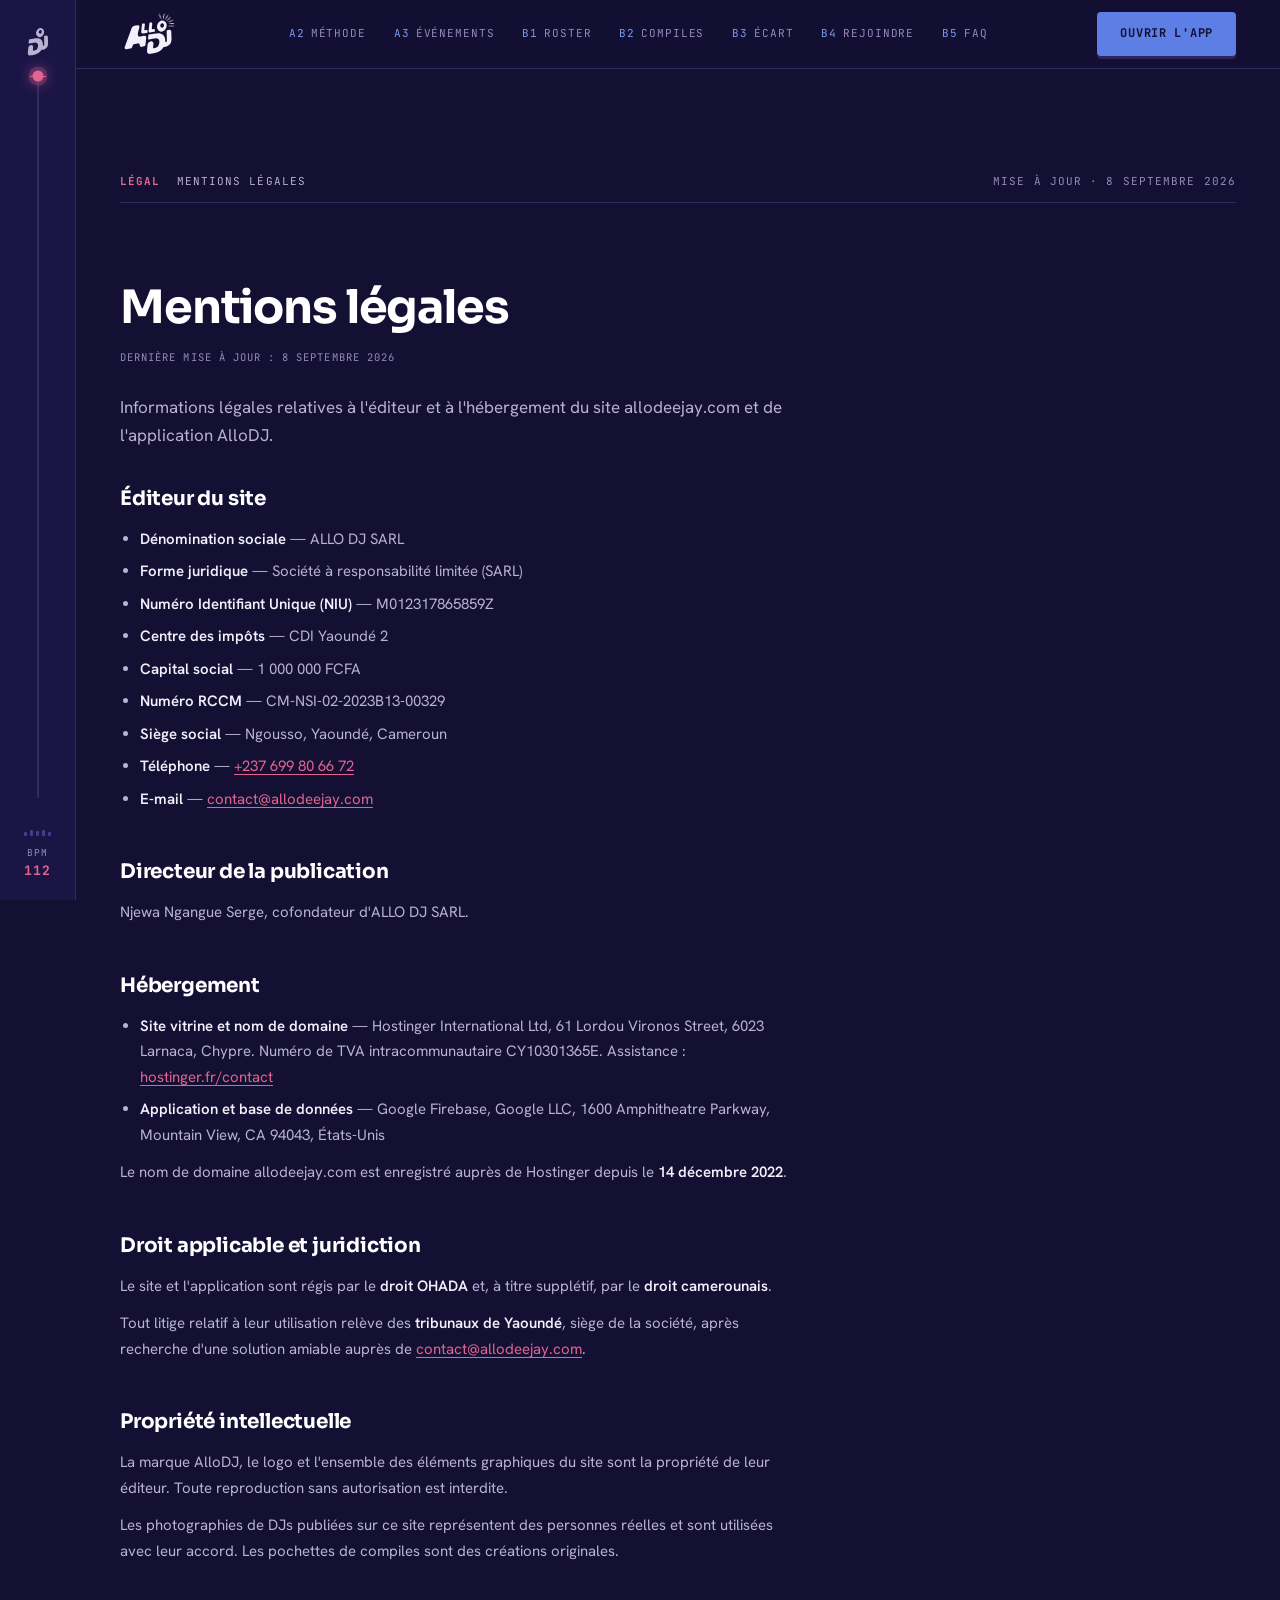
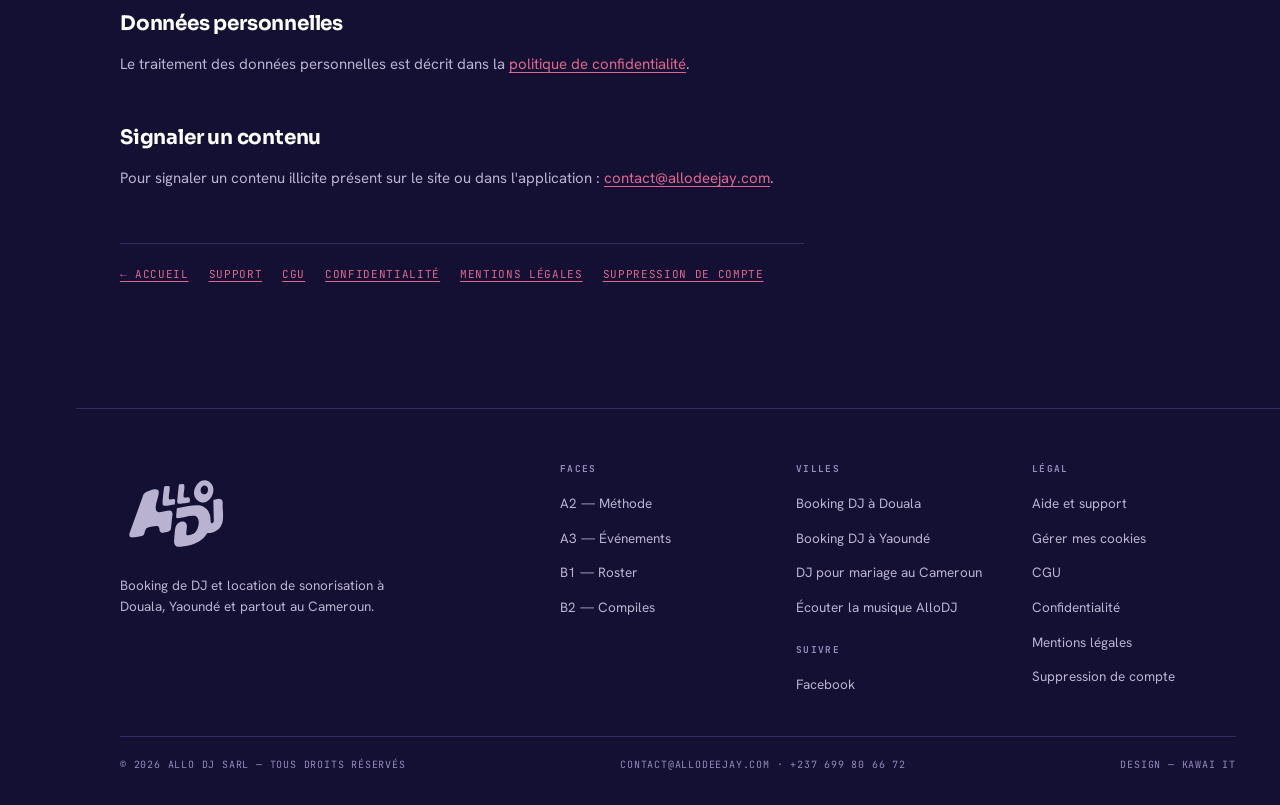
<file: mentions-legales.html>
<!DOCTYPE html>
<html lang="fr">
<head>
<meta charset="UTF-8">
<meta name="viewport" content="width=device-width, initial-scale=1.0">
<script>
/* Consent Mode v2 — DOIT rester le premier script de la page. Google ignore
   un `default` posé après un `config`, et une extension qui charge gtag avant
   nous traquerait sans consentement. Ne pas déplacer, ne pas différer. */
window.dataLayer = window.dataLayer || [];
function gtag(){dataLayer.push(arguments);}
gtag('consent', 'default', {
  ad_storage: 'denied',
  ad_user_data: 'denied',
  ad_personalization: 'denied',
  analytics_storage: 'denied',
  functionality_storage: 'granted',
  security_storage: 'granted',
  wait_for_update: 500
});

/* Identifiants Google. La bannière s'affiche dès qu'un traceur est présent —
   soit renseigné ici, soit détecté dans la page (extension, balise collée).
   `forcer: true` l'affiche en toutes circonstances. */
window.AlloDJConsent = {
  ga4: '',            // G-XXXXXXXXXX  (Google Analytics 4)
  ads: '',            // AW-XXXXXXXXX  (Google Ads)
  forcer: false,
  politique: 'confidentialite.html'
};
</script>
<title>Mentions légales | AlloDJ</title>
<meta name="description" content="Éditeur, directeur de publication, hébergeur et coordonnées de contact du site AlloDJ.">
<link rel="canonical" href="https://allodeejay.com/mentions-legales.html">
<meta name="robots" content="index,follow,max-snippet:-1,max-image-preview:large,max-video-preview:-1">
<meta name="author" content="AlloDJ">
<meta name="dateModified" content="2026-09-08">
<meta name="theme-color" content="#0A0A0B">
<meta name="geo.region" content="CM">
<meta name="geo.placename" content="Douala, Yaoundé">

<meta property="og:type" content="website">
<meta property="og:site_name" content="AlloDJ">
<meta property="og:locale" content="fr_CM">
<meta property="og:url" content="https://allodeejay.com/mentions-legales.html">
<meta property="og:title" content="Mentions légales — AlloDJ">
<meta property="og:description" content="Éditeur, directeur de publication, hébergeur et coordonnées de contact du site AlloDJ.">
<meta property="og:image" content="https://allodeejay.com/assets/og-allodj.jpg">
<meta property="og:image:width" content="1200">
<meta property="og:image:height" content="630">
<meta property="og:image:alt" content="AlloDJ — réservation de DJ au Cameroun">
<meta name="twitter:card" content="summary_large_image">
<meta name="twitter:title" content="Mentions légales — AlloDJ">
<meta name="twitter:description" content="Éditeur, directeur de publication, hébergeur et coordonnées de contact du site AlloDJ.">
<meta name="twitter:image" content="https://allodeejay.com/assets/og-allodj.jpg">

<link rel="icon" href="assets/favicon.ico" sizes="any">
<link rel="icon" type="image/svg+xml" href="assets/favicon.svg">
<link rel="icon" type="image/png" sizes="32x32" href="assets/favicon-32.png">
<link rel="icon" type="image/png" sizes="16x16" href="assets/favicon-16.png">
<link rel="apple-touch-icon" sizes="180x180" href="assets/apple-touch-icon.png">
<link rel="manifest" href="/site.webmanifest">
<link rel="preload" href="assets/fonts/sora-800-latin.woff2" as="font" type="font/woff2" crossorigin>
<link rel="preload" href="assets/fonts/hanken-grotesk-400-latin.woff2" as="font" type="font/woff2" crossorigin>
<link rel="stylesheet" href="assets/fonts.css">

<script>document.documentElement.classList.add('js');</script>
<link rel="stylesheet" href="assets/site.css">
</head>
<body>

<aside class="rail" aria-label="Index des sections">
  <span class="logo" style="color:var(--ink-2)" aria-hidden="true">
    <svg viewBox="900 0 1900 2206" style="height:38px" aria-hidden="true"><g><path d="M2430.65,926.18c16.73,15.05,31.58,47.48,33.7,70.25-16.15,178.03,57.74,425.2-51.51,578.61-72.44,101.72-195.26,158.5-320.35,152.21-83.95,156.79-249.14,255.14-420.49,291.51-53.51,11.36-249.97,45.97-293.07,37.86-46.13-8.68-75.36-51.46-80.27-96.12-5.3-48.23,7.78-166.31,12.68-220.49,4.78-52.92,7.39-139.66,30.3-183.93,40.61-78.49,159.18-147.81,234.3-74.49,64.08,62.54-2.13,213.85,20.4,291.51,27.47,27.38,162.26-22.89,193.39-46.17,110.94-83,156.32-383.59-4.23-410.79-107.34-18.18-289.14,51.18-402.81,54.82-44.77,1.43-35.16-43.71-33.86-78.63,1.93-51.85,12.59-108.49,15.57-160.85,175.42-26.49,350.39-74.31,528.94-68.09,151.46,21.63,248.18,126.36,273.13,275.04,4.84,28.82,3.94,139.69,20.55,149.64,25.69,15.38,64.26-16.78,63.12-44.14l-11.74-506.44c57.15-15.59,140.44-57.92,192.26-11.3Z"/><path d="M2154.44,509.11c-240.22-193.32-525.14,249.15-290.14,439.36,241.51,195.48,523.14-251.85,290.14-439.36ZM1987.42,790.7c-94.14-36-53.37-214.66,44.28-203.8,127.84,14.22,93.25,256.39-44.28,203.8Z"/></g></svg>
  </span>
  <div class="rail-tk"><div class="marks"><i></i><i></i><i></i><i></i><i></i><i></i><i></i><i></i></div><div class="head" id="head"></div></div>
  <div class="rail-vu" id="vu" aria-hidden="true"><i></i><i></i><i></i><i></i><i></i></div>
  <div class="rail-bpm" aria-hidden="true">BPM<b id="bpm">120</b></div>
</aside>

<link rel="stylesheet" href="assets/legal.css">
<div class="shell">

    <div class="top">
    <div class="wrap top-in">
      <a href="index.html" class="logo" aria-label="AlloDJ, accueil">
        <svg viewBox="0 0 2837.43 2206.61" aria-hidden="true">
          <g>
            <path d="M2430.65,926.18c16.73,15.05,31.58,47.48,33.7,70.25-16.15,178.03,57.74,425.2-51.51,578.61-72.44,101.72-195.26,158.5-320.35,152.21-83.95,156.79-249.14,255.14-420.49,291.51-53.51,11.36-249.97,45.97-293.07,37.86-46.13-8.68-75.36-51.46-80.27-96.12-5.3-48.23,7.78-166.31,12.68-220.49,4.78-52.92,7.39-139.66,30.3-183.93,40.61-78.49,159.18-147.81,234.3-74.49,64.08,62.54-2.13,213.85,20.4,291.51,27.47,27.38,162.26-22.89,193.39-46.17,110.94-83,156.32-383.59-4.23-410.79-107.34-18.18-289.14,51.18-402.81,54.82-44.77,1.43-35.16-43.71-33.86-78.63,1.93-51.85,12.59-108.49,15.57-160.85,175.42-26.49,350.39-74.31,528.94-68.09,151.46,21.63,248.18,126.36,273.13,275.04,4.84,28.82,3.94,139.69,20.55,149.64,25.69,15.38,64.26-16.78,63.12-44.14l-11.74-506.44c57.15-15.59,140.44-57.92,192.26-11.3Z"/>
            <path d="M1240.03,1209.44c6.92,7.83,19.36,40.69,19.77,51.45,1.45,37.77-13.44,119.9-17.89,163.96-5.93,58.68-11.63,168.57-25.65,220.08-14.62,53.7-106.07,63.68-155.56,71.26-37.17,5.69-59.59,13.87-89.96-13.75-42.74-38.88-10.43-75.19-37.51-113.72-17.25-24.54-37.17-29.7-65.94-28.37-43.54,2.01-152.17,20.56-194.85,32.23-93.3,25.52-59.4,168.75-134.33,199.62-35.92,14.8-182.6,36.99-225.26,39.33-65.03,3.57-99.65-18.72-88.75-88.74l340.92-944.41c42.6-53.44,108.17-80.59,172.83-98.11,64.52-17.48,198.17-55.22,192.51,53.88-6.02,115.94-86.08,276.04-72.05,392.82,7.24,60.31,37.89,82.73,96.87,79.34,71.39-4.11,172.35-40.7,239.44-38.13,11.9.46,38.07,12.97,45.4,21.26Z"/>
            <path d="M2154.44,509.11c-240.22-193.32-525.14,249.15-290.14,439.36,241.51,195.48,523.14-251.85,290.14-439.36ZM1987.42,790.7c-94.14-36-53.37-214.66,44.28-203.8,127.84,14.22,93.25,256.39-44.28,203.8Z"/>
            <path d="M1388.64,1016.66c-20.45-16.33-13.82-59.39-14.29-83.16l37.7-368.7c104.43-3.02,140.58-50.46,132.29,85.03-4.32,70.56-25.07,141.96-17.96,213.41,8.05,24.64,87.91,2.66,109.46,3.39,65.65,2.25,33.66,129.95,33.66,129.95-56.76-1.75-240.08,52.62-280.86,20.07Z"/>
            <path d="M1309.46,919.59c26.29,21.2,7.68,91.35,2.19,121.33-70.83,4.92-155.19,32.54-224.37,34.46-74.04,2.05-68.13-46.36-65.79-104.08,3.81-93.7,19.58-214.02,31.52-308.73,1.29-10.19,6.36-47.04,12.08-50.93,28.48-1.21,115.13-26.25,125.2,8.02,14.84,53.61-35.76,256.13-14.56,291.78,19.85,33.38,101.62-17.74,133.72,8.14Z"/>
          </g>
          <g>
            <path class="ray" d="M2063.28,399.98c-3.54-93.29,26.9-223.9,71.73-305.86,3.72,93.28-27.06,223.82-71.73,305.86h0Z"/>
            <path class="ray" d="M2154.78,419.99c28.89-88.77,102.54-200.84,172.92-262.29-28.71,88.83-102.66,200.71-172.92,262.29h0Z"/>
            <path class="ray" d="M1985.13,398.27c-59.97-71.54-115.98-193.39-130.79-285.64,60.12,71.43,115.8,193.43,130.79,285.64h0Z"/>
            <path class="ray" d="M2442.15,276.13c-49.88,78.91-148.88,169.37-232.24,211.58,49.72-79.02,148.97-169.21,232.24-211.58h0Z"/>
            <path class="ray" d="M2575.78,423.92c-74.47,56.3-198.98,106.11-291.86,116.26,74.36-56.45,199.01-105.93,291.86-116.26h0Z"/>
            <path class="ray" d="M2620.18,605.04c-89.66,25.98-223.76,28.03-314.13,4.34,89.62-26.16,223.72-27.85,314.13-4.34h0Z"/>
            <path class="ray" d="M2620.64,741.47c-92.34,13.72-225.49-2.24-311.88-37.84,92.32-13.9,225.43,2.41,311.88,37.84h0Z"/>
          </g>
        </svg>
      </a>
      <nav class="nav" id="nav">
        <a href="index.html#a2"><i>A2</i>Méthode</a>
        <a href="index.html#a3"><i>A3</i>Événements</a>
        <a href="index.html#b1"><i>B1</i>Roster</a>
        <a href="index.html#b2"><i>B2</i>Compiles</a>
        <a href="index.html#b3"><i>B3</i>Écart</a>
        <a href="index.html#b4"><i>B4</i>Rejoindre</a>
        <a href="index.html#b5"><i>B5</i>FAQ</a>
      </nav>
      <a href="https://appli.allodeejay.com/#/home" target="_blank" rel="noopener" class="btn btn-pad">Ouvrir l'app</a>
    </div>
  </div>

  <section id="doc">
  <div class="wrap">
    <div class="slate"><span class="tk">Légal</span><span class="ttl">Mentions légales</span><span class="rt">Mise à jour · 8 septembre 2026</span></div>
    <article class="legal">
      <h1>Mentions légales</h1>
      <p class="maj">Dernière mise à jour : 8 septembre 2026</p>
      <p class="intro">Informations légales relatives à l'éditeur et à l'hébergement du site allodeejay.com et de l'application AlloDJ.</p>
      <h2 id="editeur-du-site">Éditeur du site</h2>
      <ul><li><b>Dénomination sociale</b> — ALLO DJ SARL</li><li><b>Forme juridique</b> — Société à responsabilité limitée (SARL)</li><li><b>Numéro Identifiant Unique (NIU)</b> — M012317865859Z</li><li><b>Centre des impôts</b> — CDI Yaoundé 2</li><li><b>Capital social</b> — 1 000 000 FCFA</li><li><b>Numéro RCCM</b> — CM-NSI-02-2023B13-00329</li><li><b>Siège social</b> — Ngousso, Yaoundé, Cameroun</li><li><b>Téléphone</b> — <a href="tel:+237699806672">+237 699 80 66 72</a></li><li><b>E-mail</b> — <a href="mailto:contact@allodeejay.com">contact@allodeejay.com</a></li></ul>
      <h2 id="directeur-de-la-publication">Directeur de la publication</h2>
      <p>Njewa Ngangue Serge, cofondateur d'ALLO DJ SARL.</p>
      <h2 id="hebergement">Hébergement</h2>
      <ul><li><b>Site vitrine et nom de domaine</b> — Hostinger International Ltd, 61 Lordou Vironos Street, 6023 Larnaca, Chypre. Numéro de TVA intracommunautaire CY10301365E. Assistance&nbsp;: <a href="https://www.hostinger.fr/contact" target="_blank" rel="noopener">hostinger.fr/contact</a></li><li><b>Application et base de données</b> — Google Firebase, Google LLC, 1600 Amphitheatre Parkway, Mountain View, CA 94043, États-Unis</li></ul>
      <p>Le nom de domaine allodeejay.com est enregistré auprès de Hostinger depuis le <b>14 décembre 2022</b>.</p>
      <h2 id="droit-applicable-et-juridiction">Droit applicable et juridiction</h2>
      <p>Le site et l'application sont régis par le <b>droit OHADA</b> et, à titre supplétif, par le <b>droit camerounais</b>.</p>
      <p>Tout litige relatif à leur utilisation relève des <b>tribunaux de Yaoundé</b>, siège de la société, après recherche d'une solution amiable auprès de <a href="mailto:contact@allodeejay.com">contact@allodeejay.com</a>.</p>
      <h2 id="propriete-intellectuelle">Propriété intellectuelle</h2>
      <p>La marque AlloDJ, le logo et l'ensemble des éléments graphiques du site sont la propriété de leur éditeur. Toute reproduction sans autorisation est interdite.</p>
      <p>Les photographies de DJs publiées sur ce site représentent des personnes réelles et sont utilisées avec leur accord. Les pochettes de compiles sont des créations originales.</p>
      <h2 id="donnees-personnelles">Données personnelles</h2>
      <p>Le traitement des données personnelles est décrit dans la <a href="confidentialite.html">politique de confidentialité</a>.</p>
      <h2 id="signaler-un-contenu">Signaler un contenu</h2>
      <p>Pour signaler un contenu illicite présent sur le site ou dans l'application : <a href="mailto:contact@allodeejay.com?subject=Signalement%20de%20contenu">contact@allodeejay.com</a>.</p>
      <div class="fin"><a href="/">← Accueil</a><a href="support.html">Support</a><a href="cgu.html">CGU</a><a href="confidentialite.html">Confidentialité</a><a href="mentions-legales.html">Mentions légales</a><a href="suppression-de-compte.html">Suppression de compte</a></div>
    </article>
  </div>
</section>
<footer>
    <div class="wrap">
      <div class="liner">
        <div>
          <span class="logo" style="color:var(--ink-2)" aria-hidden="true"><svg viewBox="0 0 2837.43 2206.61" style="height:92px" aria-hidden="true"><g><path d="M2430.65,926.18c16.73,15.05,31.58,47.48,33.7,70.25-16.15,178.03,57.74,425.2-51.51,578.61-72.44,101.72-195.26,158.5-320.35,152.21-83.95,156.79-249.14,255.14-420.49,291.51-53.51,11.36-249.97,45.97-293.07,37.86-46.13-8.68-75.36-51.46-80.27-96.12-5.3-48.23,7.78-166.31,12.68-220.49,4.78-52.92,7.39-139.66,30.3-183.93,40.61-78.49,159.18-147.81,234.3-74.49,64.08,62.54-2.13,213.85,20.4,291.51,27.47,27.38,162.26-22.89,193.39-46.17,110.94-83,156.32-383.59-4.23-410.79-107.34-18.18-289.14,51.18-402.81,54.82-44.77,1.43-35.16-43.71-33.86-78.63,1.93-51.85,12.59-108.49,15.57-160.85,175.42-26.49,350.39-74.31,528.94-68.09,151.46,21.63,248.18,126.36,273.13,275.04,4.84,28.82,3.94,139.69,20.55,149.64,25.69,15.38,64.26-16.78,63.12-44.14l-11.74-506.44c57.15-15.59,140.44-57.92,192.26-11.3Z"/><path d="M1240.03,1209.44c6.92,7.83,19.36,40.69,19.77,51.45,1.45,37.77-13.44,119.9-17.89,163.96-5.93,58.68-11.63,168.57-25.65,220.08-14.62,53.7-106.07,63.68-155.56,71.26-37.17,5.69-59.59,13.87-89.96-13.75-42.74-38.88-10.43-75.19-37.51-113.72-17.25-24.54-37.17-29.7-65.94-28.37-43.54,2.01-152.17,20.56-194.85,32.23-93.3,25.52-59.4,168.75-134.33,199.62-35.92,14.8-182.6,36.99-225.26,39.33-65.03,3.57-99.65-18.72-88.75-88.74l340.92-944.41c42.6-53.44,108.17-80.59,172.83-98.11,64.52-17.48,198.17-55.22,192.51,53.88-6.02,115.94-86.08,276.04-72.05,392.82,7.24,60.31,37.89,82.73,96.87,79.34,71.39-4.11,172.35-40.7,239.44-38.13,11.9.46,38.07,12.97,45.4,21.26Z"/><path d="M2154.44,509.11c-240.22-193.32-525.14,249.15-290.14,439.36,241.51,195.48,523.14-251.85,290.14-439.36ZM1987.42,790.7c-94.14-36-53.37-214.66,44.28-203.8,127.84,14.22,93.25,256.39-44.28,203.8Z"/><path d="M1388.64,1016.66c-20.45-16.33-13.82-59.39-14.29-83.16l37.7-368.7c104.43-3.02,140.58-50.46,132.29,85.03-4.32,70.56-25.07,141.96-17.96,213.41,8.05,24.64,87.91,2.66,109.46,3.39,65.65,2.25,33.66,129.95,33.66,129.95-56.76-1.75-240.08,52.62-280.86,20.07Z"/><path d="M1309.46,919.59c26.29,21.2,7.68,91.35,2.19,121.33-70.83,4.92-155.19,32.54-224.37,34.46-74.04,2.05-68.13-46.36-65.79-104.08,3.81-93.7,19.58-214.02,31.52-308.73,1.29-10.19,6.36-47.04,12.08-50.93,28.48-1.21,115.13-26.25,125.2,8.02,14.84,53.61-35.76,256.13-14.56,291.78,19.85,33.38,101.62-17.74,133.72,8.14Z"/></g></svg></span>
          <p class="blurb">Booking de DJ et location de sonorisation à Douala, Yaoundé et partout au Cameroun.</p>
        </div>
        <div><h4>Faces</h4><ul><li><a href="index.html#a2">A2 — Méthode</a></li><li><a href="index.html#a3">A3 — Événements</a></li><li><a href="index.html#b1">B1 — Roster</a></li><li><a href="index.html#b2">B2 — Compiles</a></li></ul></div>
        <div><h4>Villes</h4><ul><li><a href="dj-douala.html">Booking DJ à Douala</a></li><li><a href="dj-yaounde.html">Booking DJ à Yaoundé</a></li><li><a href="index.html#a3">DJ pour mariage au Cameroun</a></li><li><a href="index.html#b2">Écouter la musique AlloDJ</a></li></ul><h4 style="margin-top:22px;">Suivre</h4><ul><li><a href="https://www.facebook.com/profile.php?id=100092519151625" target="_blank" rel="noopener">Facebook</a></li></ul></div>
        <div><h4>Légal</h4><ul><li><a href="support.html">Aide et support</a></li><li><a href="#" data-cookies>Gérer mes cookies</a></li><li><a href="cgu.html">CGU</a></li><li><a href="confidentialite.html">Confidentialité</a></li><li><a href="mentions-legales.html">Mentions légales</a></li><li><a href="suppression-de-compte.html">Suppression de compte</a></li></ul></div>
      </div>
      <div class="foot-end"><span>© 2026 ALLO DJ SARL — Tous droits réservés</span><span>contact@allodeejay.com · +237 699 80 66 72</span><span class="credit">Design — Kawai IT</span></div>
    </div>
  </footer>

</div>

<script src="assets/site.js" defer></script>
<script src="assets/consent.js" defer></script>
</body>
</html>
</file>
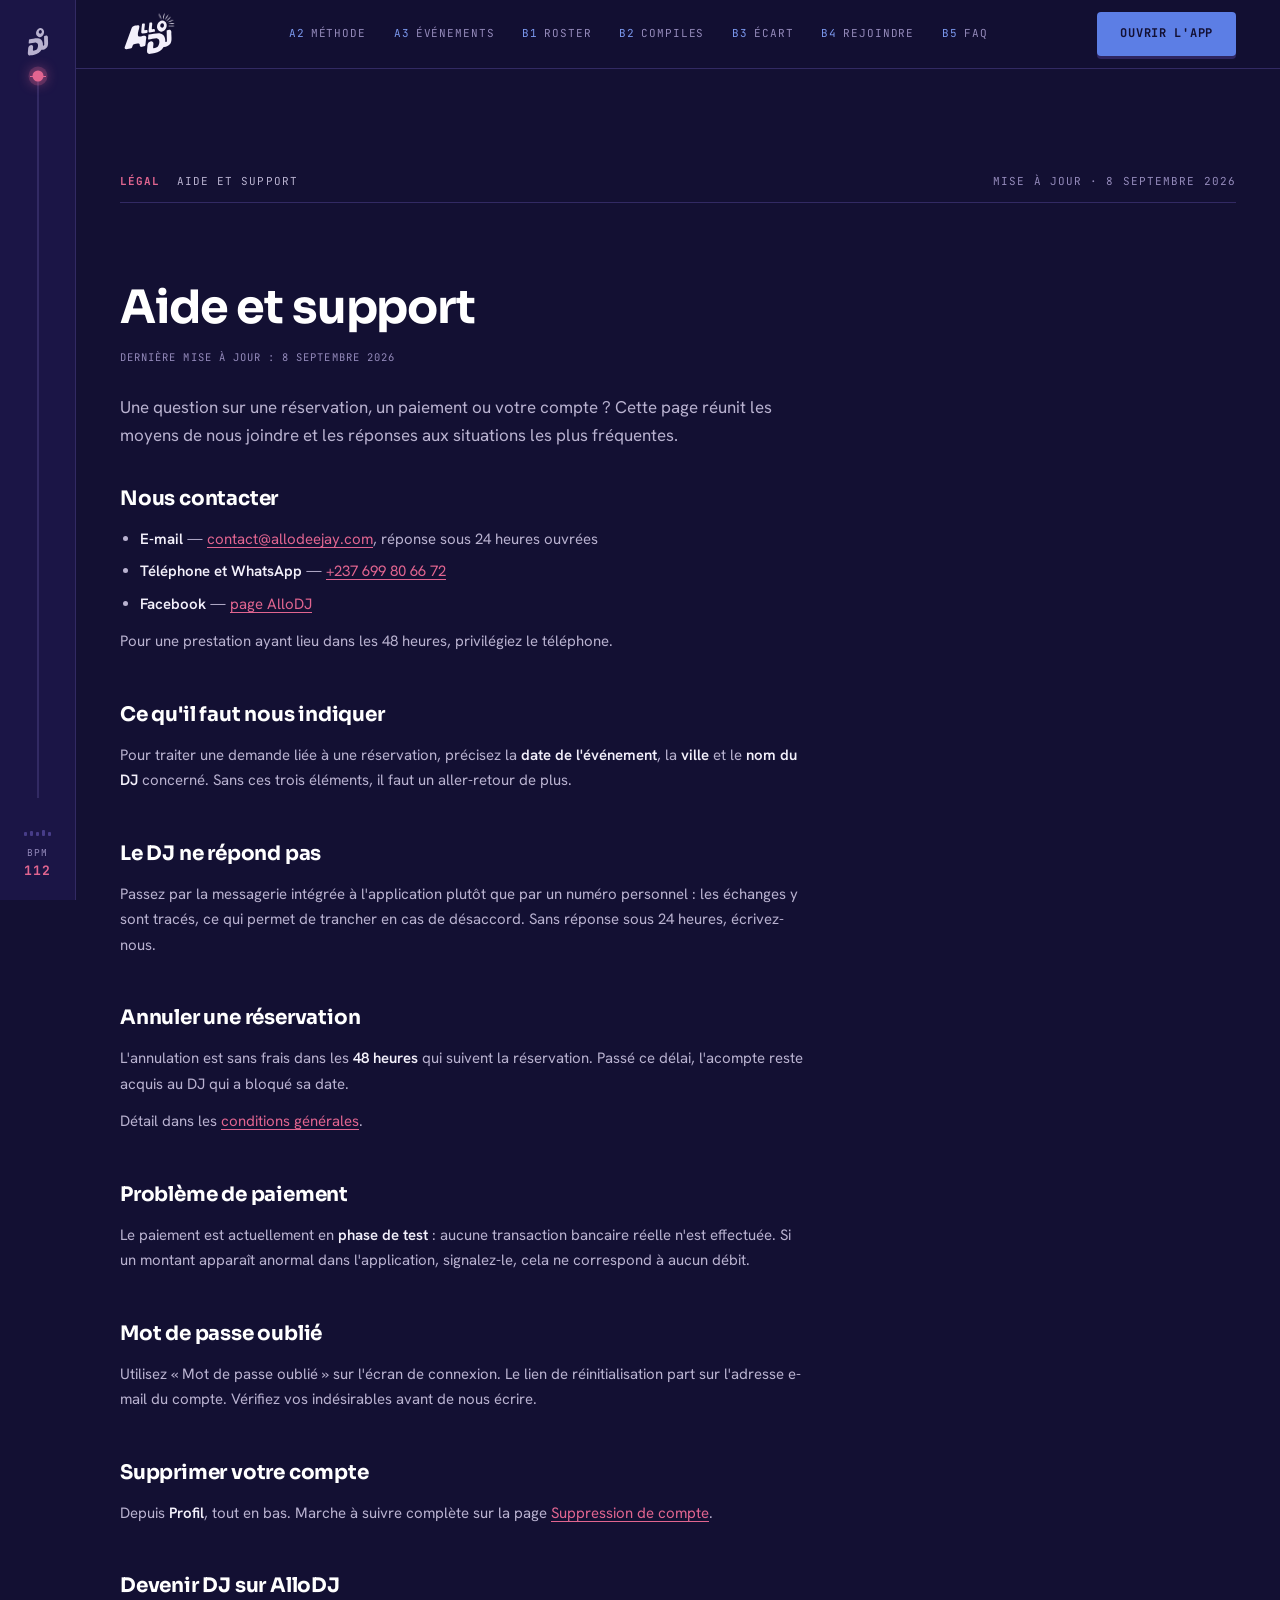
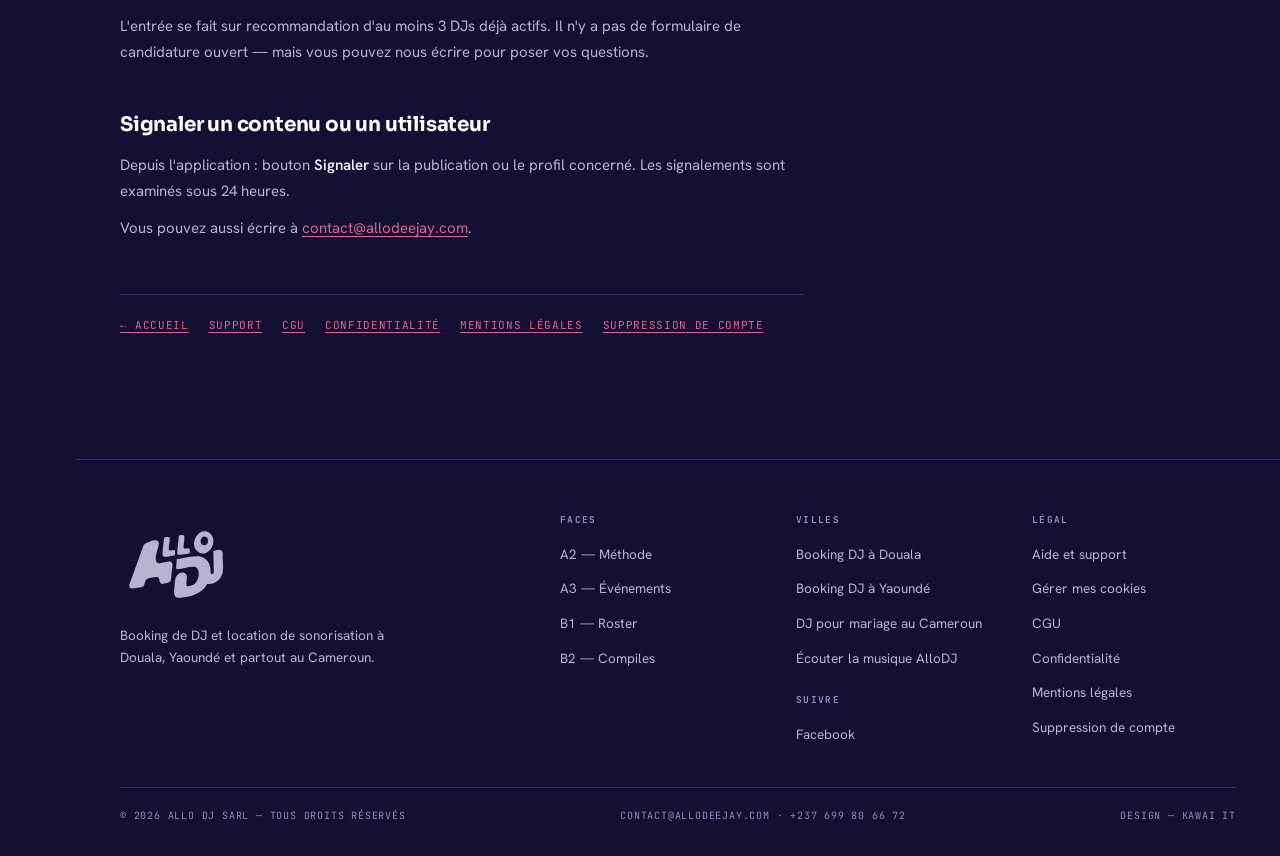
<file: support.html>
<!DOCTYPE html>
<html lang="fr">
<head>
<meta charset="UTF-8">
<meta name="viewport" content="width=device-width, initial-scale=1.0">
<script>
/* Consent Mode v2 — DOIT rester le premier script de la page. Google ignore
   un `default` posé après un `config`, et une extension qui charge gtag avant
   nous traquerait sans consentement. Ne pas déplacer, ne pas différer. */
window.dataLayer = window.dataLayer || [];
function gtag(){dataLayer.push(arguments);}
gtag('consent', 'default', {
  ad_storage: 'denied',
  ad_user_data: 'denied',
  ad_personalization: 'denied',
  analytics_storage: 'denied',
  functionality_storage: 'granted',
  security_storage: 'granted',
  wait_for_update: 500
});

/* Identifiants Google. La bannière s'affiche dès qu'un traceur est présent —
   soit renseigné ici, soit détecté dans la page (extension, balise collée).
   `forcer: true` l'affiche en toutes circonstances. */
window.AlloDJConsent = {
  ga4: '',            // G-XXXXXXXXXX  (Google Analytics 4)
  ads: '',            // AW-XXXXXXXXX  (Google Ads)
  forcer: false,
  politique: 'confidentialite.html'
};
</script>
<title>Aide et support | AlloDJ</title>
<meta name="description" content="Contacter le support AlloDJ : e-mail, téléphone, WhatsApp. Réponses aux problèmes courants de réservation, de paiement et de compte.">
<link rel="canonical" href="https://allodeejay.com/support.html">
<meta name="robots" content="index,follow,max-snippet:-1,max-image-preview:large,max-video-preview:-1">
<meta name="author" content="AlloDJ">
<meta name="dateModified" content="2026-09-08">
<meta name="theme-color" content="#0A0A0B">
<meta name="geo.region" content="CM">
<meta name="geo.placename" content="Douala, Yaoundé">

<meta property="og:type" content="website">
<meta property="og:site_name" content="AlloDJ">
<meta property="og:locale" content="fr_CM">
<meta property="og:url" content="https://allodeejay.com/support.html">
<meta property="og:title" content="Aide et support — AlloDJ">
<meta property="og:description" content="Contacter le support AlloDJ : e-mail, téléphone, WhatsApp. Réponses aux problèmes courants de réservation, de paiement et de compte.">
<meta property="og:image" content="https://allodeejay.com/assets/og-allodj.jpg">
<meta property="og:image:width" content="1200">
<meta property="og:image:height" content="630">
<meta property="og:image:alt" content="AlloDJ — réservation de DJ au Cameroun">
<meta name="twitter:card" content="summary_large_image">
<meta name="twitter:title" content="Aide et support — AlloDJ">
<meta name="twitter:description" content="Contacter le support AlloDJ : e-mail, téléphone, WhatsApp. Réponses aux problèmes courants de réservation, de paiement et de compte.">
<meta name="twitter:image" content="https://allodeejay.com/assets/og-allodj.jpg">

<link rel="icon" href="assets/favicon.ico" sizes="any">
<link rel="icon" type="image/svg+xml" href="assets/favicon.svg">
<link rel="icon" type="image/png" sizes="32x32" href="assets/favicon-32.png">
<link rel="icon" type="image/png" sizes="16x16" href="assets/favicon-16.png">
<link rel="apple-touch-icon" sizes="180x180" href="assets/apple-touch-icon.png">
<link rel="manifest" href="/site.webmanifest">
<link rel="preload" href="assets/fonts/sora-800-latin.woff2" as="font" type="font/woff2" crossorigin>
<link rel="preload" href="assets/fonts/hanken-grotesk-400-latin.woff2" as="font" type="font/woff2" crossorigin>
<link rel="stylesheet" href="assets/fonts.css">

<script>document.documentElement.classList.add('js');</script>
<link rel="stylesheet" href="assets/site.css">
</head>
<body>

<aside class="rail" aria-label="Index des sections">
  <span class="logo" style="color:var(--ink-2)" aria-hidden="true">
    <svg viewBox="900 0 1900 2206" style="height:38px" aria-hidden="true"><g><path d="M2430.65,926.18c16.73,15.05,31.58,47.48,33.7,70.25-16.15,178.03,57.74,425.2-51.51,578.61-72.44,101.72-195.26,158.5-320.35,152.21-83.95,156.79-249.14,255.14-420.49,291.51-53.51,11.36-249.97,45.97-293.07,37.86-46.13-8.68-75.36-51.46-80.27-96.12-5.3-48.23,7.78-166.31,12.68-220.49,4.78-52.92,7.39-139.66,30.3-183.93,40.61-78.49,159.18-147.81,234.3-74.49,64.08,62.54-2.13,213.85,20.4,291.51,27.47,27.38,162.26-22.89,193.39-46.17,110.94-83,156.32-383.59-4.23-410.79-107.34-18.18-289.14,51.18-402.81,54.82-44.77,1.43-35.16-43.71-33.86-78.63,1.93-51.85,12.59-108.49,15.57-160.85,175.42-26.49,350.39-74.31,528.94-68.09,151.46,21.63,248.18,126.36,273.13,275.04,4.84,28.82,3.94,139.69,20.55,149.64,25.69,15.38,64.26-16.78,63.12-44.14l-11.74-506.44c57.15-15.59,140.44-57.92,192.26-11.3Z"/><path d="M2154.44,509.11c-240.22-193.32-525.14,249.15-290.14,439.36,241.51,195.48,523.14-251.85,290.14-439.36ZM1987.42,790.7c-94.14-36-53.37-214.66,44.28-203.8,127.84,14.22,93.25,256.39-44.28,203.8Z"/></g></svg>
  </span>
  <div class="rail-tk"><div class="marks"><i></i><i></i><i></i><i></i><i></i><i></i><i></i><i></i></div><div class="head" id="head"></div></div>
  <div class="rail-vu" id="vu" aria-hidden="true"><i></i><i></i><i></i><i></i><i></i></div>
  <div class="rail-bpm" aria-hidden="true">BPM<b id="bpm">120</b></div>
</aside>

<link rel="stylesheet" href="assets/legal.css">
<div class="shell">

    <div class="top">
    <div class="wrap top-in">
      <a href="index.html" class="logo" aria-label="AlloDJ, accueil">
        <svg viewBox="0 0 2837.43 2206.61" aria-hidden="true">
          <g>
            <path d="M2430.65,926.18c16.73,15.05,31.58,47.48,33.7,70.25-16.15,178.03,57.74,425.2-51.51,578.61-72.44,101.72-195.26,158.5-320.35,152.21-83.95,156.79-249.14,255.14-420.49,291.51-53.51,11.36-249.97,45.97-293.07,37.86-46.13-8.68-75.36-51.46-80.27-96.12-5.3-48.23,7.78-166.31,12.68-220.49,4.78-52.92,7.39-139.66,30.3-183.93,40.61-78.49,159.18-147.81,234.3-74.49,64.08,62.54-2.13,213.85,20.4,291.51,27.47,27.38,162.26-22.89,193.39-46.17,110.94-83,156.32-383.59-4.23-410.79-107.34-18.18-289.14,51.18-402.81,54.82-44.77,1.43-35.16-43.71-33.86-78.63,1.93-51.85,12.59-108.49,15.57-160.85,175.42-26.49,350.39-74.31,528.94-68.09,151.46,21.63,248.18,126.36,273.13,275.04,4.84,28.82,3.94,139.69,20.55,149.64,25.69,15.38,64.26-16.78,63.12-44.14l-11.74-506.44c57.15-15.59,140.44-57.92,192.26-11.3Z"/>
            <path d="M1240.03,1209.44c6.92,7.83,19.36,40.69,19.77,51.45,1.45,37.77-13.44,119.9-17.89,163.96-5.93,58.68-11.63,168.57-25.65,220.08-14.62,53.7-106.07,63.68-155.56,71.26-37.17,5.69-59.59,13.87-89.96-13.75-42.74-38.88-10.43-75.19-37.51-113.72-17.25-24.54-37.17-29.7-65.94-28.37-43.54,2.01-152.17,20.56-194.85,32.23-93.3,25.52-59.4,168.75-134.33,199.62-35.92,14.8-182.6,36.99-225.26,39.33-65.03,3.57-99.65-18.72-88.75-88.74l340.92-944.41c42.6-53.44,108.17-80.59,172.83-98.11,64.52-17.48,198.17-55.22,192.51,53.88-6.02,115.94-86.08,276.04-72.05,392.82,7.24,60.31,37.89,82.73,96.87,79.34,71.39-4.11,172.35-40.7,239.44-38.13,11.9.46,38.07,12.97,45.4,21.26Z"/>
            <path d="M2154.44,509.11c-240.22-193.32-525.14,249.15-290.14,439.36,241.51,195.48,523.14-251.85,290.14-439.36ZM1987.42,790.7c-94.14-36-53.37-214.66,44.28-203.8,127.84,14.22,93.25,256.39-44.28,203.8Z"/>
            <path d="M1388.64,1016.66c-20.45-16.33-13.82-59.39-14.29-83.16l37.7-368.7c104.43-3.02,140.58-50.46,132.29,85.03-4.32,70.56-25.07,141.96-17.96,213.41,8.05,24.64,87.91,2.66,109.46,3.39,65.65,2.25,33.66,129.95,33.66,129.95-56.76-1.75-240.08,52.62-280.86,20.07Z"/>
            <path d="M1309.46,919.59c26.29,21.2,7.68,91.35,2.19,121.33-70.83,4.92-155.19,32.54-224.37,34.46-74.04,2.05-68.13-46.36-65.79-104.08,3.81-93.7,19.58-214.02,31.52-308.73,1.29-10.19,6.36-47.04,12.08-50.93,28.48-1.21,115.13-26.25,125.2,8.02,14.84,53.61-35.76,256.13-14.56,291.78,19.85,33.38,101.62-17.74,133.72,8.14Z"/>
          </g>
          <g>
            <path class="ray" d="M2063.28,399.98c-3.54-93.29,26.9-223.9,71.73-305.86,3.72,93.28-27.06,223.82-71.73,305.86h0Z"/>
            <path class="ray" d="M2154.78,419.99c28.89-88.77,102.54-200.84,172.92-262.29-28.71,88.83-102.66,200.71-172.92,262.29h0Z"/>
            <path class="ray" d="M1985.13,398.27c-59.97-71.54-115.98-193.39-130.79-285.64,60.12,71.43,115.8,193.43,130.79,285.64h0Z"/>
            <path class="ray" d="M2442.15,276.13c-49.88,78.91-148.88,169.37-232.24,211.58,49.72-79.02,148.97-169.21,232.24-211.58h0Z"/>
            <path class="ray" d="M2575.78,423.92c-74.47,56.3-198.98,106.11-291.86,116.26,74.36-56.45,199.01-105.93,291.86-116.26h0Z"/>
            <path class="ray" d="M2620.18,605.04c-89.66,25.98-223.76,28.03-314.13,4.34,89.62-26.16,223.72-27.85,314.13-4.34h0Z"/>
            <path class="ray" d="M2620.64,741.47c-92.34,13.72-225.49-2.24-311.88-37.84,92.32-13.9,225.43,2.41,311.88,37.84h0Z"/>
          </g>
        </svg>
      </a>
      <nav class="nav" id="nav">
        <a href="index.html#a2"><i>A2</i>Méthode</a>
        <a href="index.html#a3"><i>A3</i>Événements</a>
        <a href="index.html#b1"><i>B1</i>Roster</a>
        <a href="index.html#b2"><i>B2</i>Compiles</a>
        <a href="index.html#b3"><i>B3</i>Écart</a>
        <a href="index.html#b4"><i>B4</i>Rejoindre</a>
        <a href="index.html#b5"><i>B5</i>FAQ</a>
      </nav>
      <a href="https://appli.allodeejay.com/#/home" target="_blank" rel="noopener" class="btn btn-pad">Ouvrir l'app</a>
    </div>
  </div>

  <section id="doc">
  <div class="wrap">
    <div class="slate"><span class="tk">Légal</span><span class="ttl">Aide et support</span><span class="rt">Mise à jour · 8 septembre 2026</span></div>
    <article class="legal">
      <h1>Aide et support</h1>
      <p class="maj">Dernière mise à jour : 8 septembre 2026</p>
      <p class="intro">Une question sur une réservation, un paiement ou votre compte ? Cette page réunit les moyens de nous joindre et les réponses aux situations les plus fréquentes.</p>
      <h2 id="nous-contacter">Nous contacter</h2>
      <ul><li><b>E-mail</b> — <a href="mailto:contact@allodeejay.com">contact@allodeejay.com</a>, réponse sous 24 heures ouvrées</li><li><b>Téléphone et WhatsApp</b> — <a href="tel:+237699806672">+237 699 80 66 72</a></li><li><b>Facebook</b> — <a href="https://www.facebook.com/profile.php?id=100092519151625" target="_blank" rel="noopener">page AlloDJ</a></li></ul>
      <p>Pour une prestation ayant lieu dans les 48 heures, privilégiez le téléphone.</p>
      <h2 id="ce-qu-il-faut-nous-indiquer">Ce qu'il faut nous indiquer</h2>
      <p>Pour traiter une demande liée à une réservation, précisez la <b>date de l'événement</b>, la <b>ville</b> et le <b>nom du DJ</b> concerné. Sans ces trois éléments, il faut un aller-retour de plus.</p>
      <h2 id="le-dj-ne-repond-pas">Le DJ ne répond pas</h2>
      <p>Passez par la messagerie intégrée à l'application plutôt que par un numéro personnel : les échanges y sont tracés, ce qui permet de trancher en cas de désaccord. Sans réponse sous 24 heures, écrivez-nous.</p>
      <h2 id="annuler-une-reservation">Annuler une réservation</h2>
      <p>L'annulation est sans frais dans les <b>48 heures</b> qui suivent la réservation. Passé ce délai, l'acompte reste acquis au DJ qui a bloqué sa date.</p>
      <p>Détail dans les <a href="cgu.html">conditions générales</a>.</p>
      <h2 id="probleme-de-paiement">Problème de paiement</h2>
      <p>Le paiement est actuellement en <b>phase de test</b> : aucune transaction bancaire réelle n'est effectuée. Si un montant apparaît anormal dans l'application, signalez-le, cela ne correspond à aucun débit.</p>
      <h2 id="mot-de-passe-oublie">Mot de passe oublié</h2>
      <p>Utilisez « Mot de passe oublié » sur l'écran de connexion. Le lien de réinitialisation part sur l'adresse e-mail du compte. Vérifiez vos indésirables avant de nous écrire.</p>
      <h2 id="supprimer-votre-compte">Supprimer votre compte</h2>
      <p>Depuis <b>Profil</b>, tout en bas. Marche à suivre complète sur la page <a href="suppression-de-compte.html">Suppression de compte</a>.</p>
      <h2 id="devenir-dj-sur-allodj">Devenir DJ sur AlloDJ</h2>
      <p>L'entrée se fait sur recommandation d'au moins 3 DJs déjà actifs. Il n'y a pas de formulaire de candidature ouvert — mais vous pouvez nous écrire pour poser vos questions.</p>
      <h2 id="signaler-un-contenu-ou-un-utilisateur">Signaler un contenu ou un utilisateur</h2>
      <p>Depuis l'application : bouton <b>Signaler</b> sur la publication ou le profil concerné. Les signalements sont examinés sous 24 heures.</p>
      <p>Vous pouvez aussi écrire à <a href="mailto:contact@allodeejay.com?subject=Signalement">contact@allodeejay.com</a>.</p>
      <div class="fin"><a href="/">← Accueil</a><a href="support.html">Support</a><a href="cgu.html">CGU</a><a href="confidentialite.html">Confidentialité</a><a href="mentions-legales.html">Mentions légales</a><a href="suppression-de-compte.html">Suppression de compte</a></div>
    </article>
  </div>
</section>
<footer>
    <div class="wrap">
      <div class="liner">
        <div>
          <span class="logo" style="color:var(--ink-2)" aria-hidden="true"><svg viewBox="0 0 2837.43 2206.61" style="height:92px" aria-hidden="true"><g><path d="M2430.65,926.18c16.73,15.05,31.58,47.48,33.7,70.25-16.15,178.03,57.74,425.2-51.51,578.61-72.44,101.72-195.26,158.5-320.35,152.21-83.95,156.79-249.14,255.14-420.49,291.51-53.51,11.36-249.97,45.97-293.07,37.86-46.13-8.68-75.36-51.46-80.27-96.12-5.3-48.23,7.78-166.31,12.68-220.49,4.78-52.92,7.39-139.66,30.3-183.93,40.61-78.49,159.18-147.81,234.3-74.49,64.08,62.54-2.13,213.85,20.4,291.51,27.47,27.38,162.26-22.89,193.39-46.17,110.94-83,156.32-383.59-4.23-410.79-107.34-18.18-289.14,51.18-402.81,54.82-44.77,1.43-35.16-43.71-33.86-78.63,1.93-51.85,12.59-108.49,15.57-160.85,175.42-26.49,350.39-74.31,528.94-68.09,151.46,21.63,248.18,126.36,273.13,275.04,4.84,28.82,3.94,139.69,20.55,149.64,25.69,15.38,64.26-16.78,63.12-44.14l-11.74-506.44c57.15-15.59,140.44-57.92,192.26-11.3Z"/><path d="M1240.03,1209.44c6.92,7.83,19.36,40.69,19.77,51.45,1.45,37.77-13.44,119.9-17.89,163.96-5.93,58.68-11.63,168.57-25.65,220.08-14.62,53.7-106.07,63.68-155.56,71.26-37.17,5.69-59.59,13.87-89.96-13.75-42.74-38.88-10.43-75.19-37.51-113.72-17.25-24.54-37.17-29.7-65.94-28.37-43.54,2.01-152.17,20.56-194.85,32.23-93.3,25.52-59.4,168.75-134.33,199.62-35.92,14.8-182.6,36.99-225.26,39.33-65.03,3.57-99.65-18.72-88.75-88.74l340.92-944.41c42.6-53.44,108.17-80.59,172.83-98.11,64.52-17.48,198.17-55.22,192.51,53.88-6.02,115.94-86.08,276.04-72.05,392.82,7.24,60.31,37.89,82.73,96.87,79.34,71.39-4.11,172.35-40.7,239.44-38.13,11.9.46,38.07,12.97,45.4,21.26Z"/><path d="M2154.44,509.11c-240.22-193.32-525.14,249.15-290.14,439.36,241.51,195.48,523.14-251.85,290.14-439.36ZM1987.42,790.7c-94.14-36-53.37-214.66,44.28-203.8,127.84,14.22,93.25,256.39-44.28,203.8Z"/><path d="M1388.64,1016.66c-20.45-16.33-13.82-59.39-14.29-83.16l37.7-368.7c104.43-3.02,140.58-50.46,132.29,85.03-4.32,70.56-25.07,141.96-17.96,213.41,8.05,24.64,87.91,2.66,109.46,3.39,65.65,2.25,33.66,129.95,33.66,129.95-56.76-1.75-240.08,52.62-280.86,20.07Z"/><path d="M1309.46,919.59c26.29,21.2,7.68,91.35,2.19,121.33-70.83,4.92-155.19,32.54-224.37,34.46-74.04,2.05-68.13-46.36-65.79-104.08,3.81-93.7,19.58-214.02,31.52-308.73,1.29-10.19,6.36-47.04,12.08-50.93,28.48-1.21,115.13-26.25,125.2,8.02,14.84,53.61-35.76,256.13-14.56,291.78,19.85,33.38,101.62-17.74,133.72,8.14Z"/></g></svg></span>
          <p class="blurb">Booking de DJ et location de sonorisation à Douala, Yaoundé et partout au Cameroun.</p>
        </div>
        <div><h4>Faces</h4><ul><li><a href="index.html#a2">A2 — Méthode</a></li><li><a href="index.html#a3">A3 — Événements</a></li><li><a href="index.html#b1">B1 — Roster</a></li><li><a href="index.html#b2">B2 — Compiles</a></li></ul></div>
        <div><h4>Villes</h4><ul><li><a href="dj-douala.html">Booking DJ à Douala</a></li><li><a href="dj-yaounde.html">Booking DJ à Yaoundé</a></li><li><a href="index.html#a3">DJ pour mariage au Cameroun</a></li><li><a href="index.html#b2">Écouter la musique AlloDJ</a></li></ul><h4 style="margin-top:22px;">Suivre</h4><ul><li><a href="https://www.facebook.com/profile.php?id=100092519151625" target="_blank" rel="noopener">Facebook</a></li></ul></div>
        <div><h4>Légal</h4><ul><li><a href="support.html">Aide et support</a></li><li><a href="#" data-cookies>Gérer mes cookies</a></li><li><a href="cgu.html">CGU</a></li><li><a href="confidentialite.html">Confidentialité</a></li><li><a href="mentions-legales.html">Mentions légales</a></li><li><a href="suppression-de-compte.html">Suppression de compte</a></li></ul></div>
      </div>
      <div class="foot-end"><span>© 2026 ALLO DJ SARL — Tous droits réservés</span><span>contact@allodeejay.com · +237 699 80 66 72</span><span class="credit">Design — Kawai IT</span></div>
    </div>
  </footer>

</div>

<script src="assets/site.js" defer></script>
<script src="assets/consent.js" defer></script>
</body>
</html>
</file>
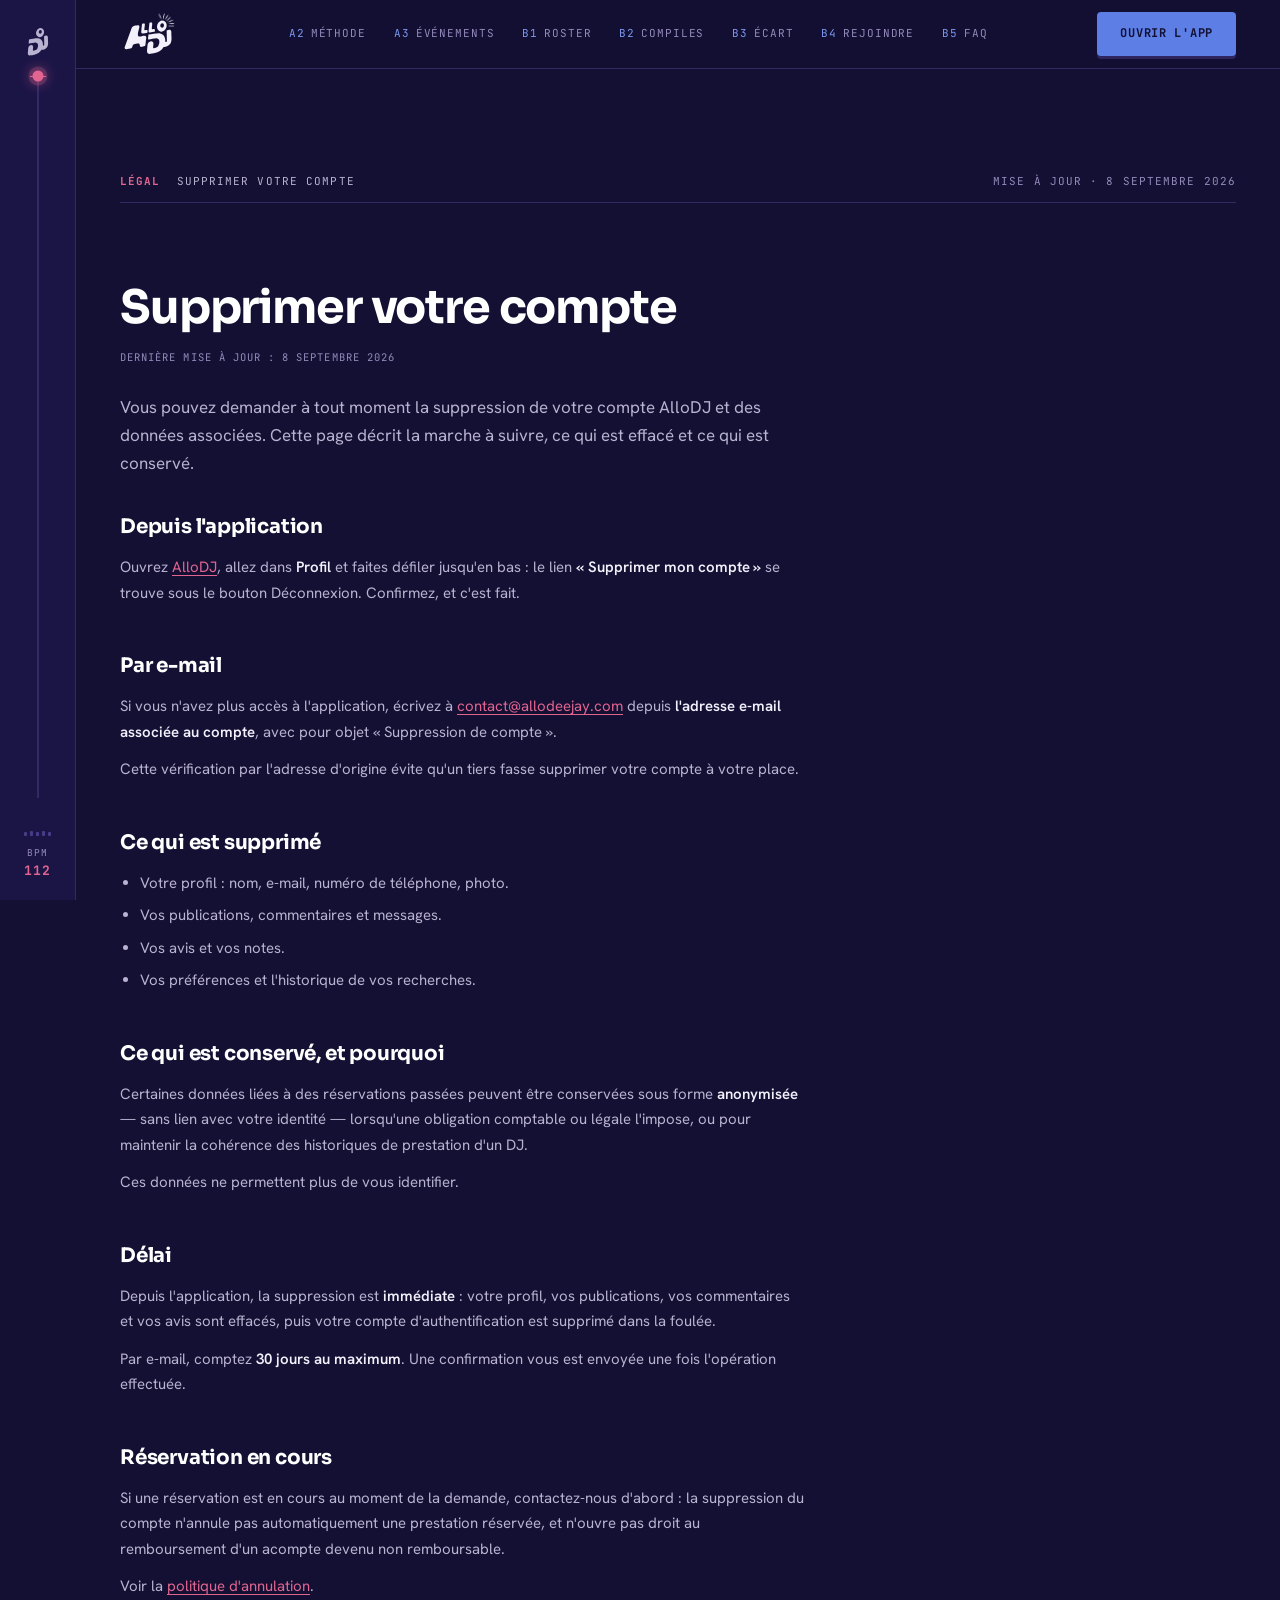
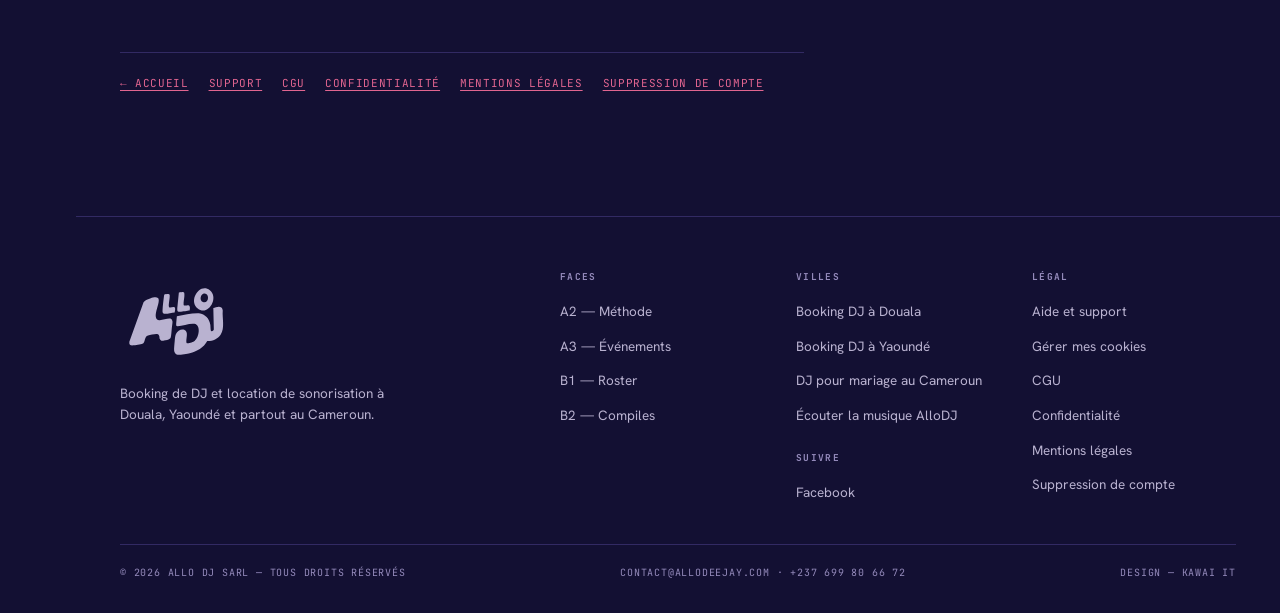
<file: suppression-de-compte.html>
<!DOCTYPE html>
<html lang="fr">
<head>
<meta charset="UTF-8">
<meta name="viewport" content="width=device-width, initial-scale=1.0">
<script>
/* Consent Mode v2 — DOIT rester le premier script de la page. Google ignore
   un `default` posé après un `config`, et une extension qui charge gtag avant
   nous traquerait sans consentement. Ne pas déplacer, ne pas différer. */
window.dataLayer = window.dataLayer || [];
function gtag(){dataLayer.push(arguments);}
gtag('consent', 'default', {
  ad_storage: 'denied',
  ad_user_data: 'denied',
  ad_personalization: 'denied',
  analytics_storage: 'denied',
  functionality_storage: 'granted',
  security_storage: 'granted',
  wait_for_update: 500
});

/* Identifiants Google. La bannière s'affiche dès qu'un traceur est présent —
   soit renseigné ici, soit détecté dans la page (extension, balise collée).
   `forcer: true` l'affiche en toutes circonstances. */
window.AlloDJConsent = {
  ga4: '',            // G-XXXXXXXXXX  (Google Analytics 4)
  ads: '',            // AW-XXXXXXXXX  (Google Ads)
  forcer: false,
  politique: 'confidentialite.html'
};
</script>
<title>Supprimer votre compte AlloDJ | AlloDJ</title>
<meta name="description" content="Comment supprimer votre compte AlloDJ et vos données : depuis l'application ou par e-mail, ce qui est effacé, ce qui est conservé et sous quel délai.">
<link rel="canonical" href="https://allodeejay.com/suppression-de-compte.html">
<meta name="robots" content="index,follow,max-snippet:-1,max-image-preview:large,max-video-preview:-1">
<meta name="author" content="AlloDJ">
<meta name="dateModified" content="2026-09-08">
<meta name="theme-color" content="#0A0A0B">
<meta name="geo.region" content="CM">
<meta name="geo.placename" content="Douala, Yaoundé">

<meta property="og:type" content="website">
<meta property="og:site_name" content="AlloDJ">
<meta property="og:locale" content="fr_CM">
<meta property="og:url" content="https://allodeejay.com/suppression-de-compte.html">
<meta property="og:title" content="Supprimer votre compte — AlloDJ">
<meta property="og:description" content="Comment supprimer votre compte AlloDJ et vos données : depuis l'application ou par e-mail, ce qui est effacé, ce qui est conservé et sous quel délai.">
<meta property="og:image" content="https://allodeejay.com/assets/og-allodj.jpg">
<meta property="og:image:width" content="1200">
<meta property="og:image:height" content="630">
<meta property="og:image:alt" content="AlloDJ — réservation de DJ au Cameroun">
<meta name="twitter:card" content="summary_large_image">
<meta name="twitter:title" content="Supprimer votre compte — AlloDJ">
<meta name="twitter:description" content="Comment supprimer votre compte AlloDJ et vos données : depuis l'application ou par e-mail, ce qui est effacé, ce qui est conservé et sous quel délai.">
<meta name="twitter:image" content="https://allodeejay.com/assets/og-allodj.jpg">

<link rel="icon" href="assets/favicon.ico" sizes="any">
<link rel="icon" type="image/svg+xml" href="assets/favicon.svg">
<link rel="icon" type="image/png" sizes="32x32" href="assets/favicon-32.png">
<link rel="icon" type="image/png" sizes="16x16" href="assets/favicon-16.png">
<link rel="apple-touch-icon" sizes="180x180" href="assets/apple-touch-icon.png">
<link rel="manifest" href="/site.webmanifest">
<link rel="preload" href="assets/fonts/sora-800-latin.woff2" as="font" type="font/woff2" crossorigin>
<link rel="preload" href="assets/fonts/hanken-grotesk-400-latin.woff2" as="font" type="font/woff2" crossorigin>
<link rel="stylesheet" href="assets/fonts.css">

<script>document.documentElement.classList.add('js');</script>
<link rel="stylesheet" href="assets/site.css">
</head>
<body>

<aside class="rail" aria-label="Index des sections">
  <span class="logo" style="color:var(--ink-2)" aria-hidden="true">
    <svg viewBox="900 0 1900 2206" style="height:38px" aria-hidden="true"><g><path d="M2430.65,926.18c16.73,15.05,31.58,47.48,33.7,70.25-16.15,178.03,57.74,425.2-51.51,578.61-72.44,101.72-195.26,158.5-320.35,152.21-83.95,156.79-249.14,255.14-420.49,291.51-53.51,11.36-249.97,45.97-293.07,37.86-46.13-8.68-75.36-51.46-80.27-96.12-5.3-48.23,7.78-166.31,12.68-220.49,4.78-52.92,7.39-139.66,30.3-183.93,40.61-78.49,159.18-147.81,234.3-74.49,64.08,62.54-2.13,213.85,20.4,291.51,27.47,27.38,162.26-22.89,193.39-46.17,110.94-83,156.32-383.59-4.23-410.79-107.34-18.18-289.14,51.18-402.81,54.82-44.77,1.43-35.16-43.71-33.86-78.63,1.93-51.85,12.59-108.49,15.57-160.85,175.42-26.49,350.39-74.31,528.94-68.09,151.46,21.63,248.18,126.36,273.13,275.04,4.84,28.82,3.94,139.69,20.55,149.64,25.69,15.38,64.26-16.78,63.12-44.14l-11.74-506.44c57.15-15.59,140.44-57.92,192.26-11.3Z"/><path d="M2154.44,509.11c-240.22-193.32-525.14,249.15-290.14,439.36,241.51,195.48,523.14-251.85,290.14-439.36ZM1987.42,790.7c-94.14-36-53.37-214.66,44.28-203.8,127.84,14.22,93.25,256.39-44.28,203.8Z"/></g></svg>
  </span>
  <div class="rail-tk"><div class="marks"><i></i><i></i><i></i><i></i><i></i><i></i><i></i><i></i></div><div class="head" id="head"></div></div>
  <div class="rail-vu" id="vu" aria-hidden="true"><i></i><i></i><i></i><i></i><i></i></div>
  <div class="rail-bpm" aria-hidden="true">BPM<b id="bpm">120</b></div>
</aside>

<link rel="stylesheet" href="assets/legal.css">
<div class="shell">

    <div class="top">
    <div class="wrap top-in">
      <a href="index.html" class="logo" aria-label="AlloDJ, accueil">
        <svg viewBox="0 0 2837.43 2206.61" aria-hidden="true">
          <g>
            <path d="M2430.65,926.18c16.73,15.05,31.58,47.48,33.7,70.25-16.15,178.03,57.74,425.2-51.51,578.61-72.44,101.72-195.26,158.5-320.35,152.21-83.95,156.79-249.14,255.14-420.49,291.51-53.51,11.36-249.97,45.97-293.07,37.86-46.13-8.68-75.36-51.46-80.27-96.12-5.3-48.23,7.78-166.31,12.68-220.49,4.78-52.92,7.39-139.66,30.3-183.93,40.61-78.49,159.18-147.81,234.3-74.49,64.08,62.54-2.13,213.85,20.4,291.51,27.47,27.38,162.26-22.89,193.39-46.17,110.94-83,156.32-383.59-4.23-410.79-107.34-18.18-289.14,51.18-402.81,54.82-44.77,1.43-35.16-43.71-33.86-78.63,1.93-51.85,12.59-108.49,15.57-160.85,175.42-26.49,350.39-74.31,528.94-68.09,151.46,21.63,248.18,126.36,273.13,275.04,4.84,28.82,3.94,139.69,20.55,149.64,25.69,15.38,64.26-16.78,63.12-44.14l-11.74-506.44c57.15-15.59,140.44-57.92,192.26-11.3Z"/>
            <path d="M1240.03,1209.44c6.92,7.83,19.36,40.69,19.77,51.45,1.45,37.77-13.44,119.9-17.89,163.96-5.93,58.68-11.63,168.57-25.65,220.08-14.62,53.7-106.07,63.68-155.56,71.26-37.17,5.69-59.59,13.87-89.96-13.75-42.74-38.88-10.43-75.19-37.51-113.72-17.25-24.54-37.17-29.7-65.94-28.37-43.54,2.01-152.17,20.56-194.85,32.23-93.3,25.52-59.4,168.75-134.33,199.62-35.92,14.8-182.6,36.99-225.26,39.33-65.03,3.57-99.65-18.72-88.75-88.74l340.92-944.41c42.6-53.44,108.17-80.59,172.83-98.11,64.52-17.48,198.17-55.22,192.51,53.88-6.02,115.94-86.08,276.04-72.05,392.82,7.24,60.31,37.89,82.73,96.87,79.34,71.39-4.11,172.35-40.7,239.44-38.13,11.9.46,38.07,12.97,45.4,21.26Z"/>
            <path d="M2154.44,509.11c-240.22-193.32-525.14,249.15-290.14,439.36,241.51,195.48,523.14-251.85,290.14-439.36ZM1987.42,790.7c-94.14-36-53.37-214.66,44.28-203.8,127.84,14.22,93.25,256.39-44.28,203.8Z"/>
            <path d="M1388.64,1016.66c-20.45-16.33-13.82-59.39-14.29-83.16l37.7-368.7c104.43-3.02,140.58-50.46,132.29,85.03-4.32,70.56-25.07,141.96-17.96,213.41,8.05,24.64,87.91,2.66,109.46,3.39,65.65,2.25,33.66,129.95,33.66,129.95-56.76-1.75-240.08,52.62-280.86,20.07Z"/>
            <path d="M1309.46,919.59c26.29,21.2,7.68,91.35,2.19,121.33-70.83,4.92-155.19,32.54-224.37,34.46-74.04,2.05-68.13-46.36-65.79-104.08,3.81-93.7,19.58-214.02,31.52-308.73,1.29-10.19,6.36-47.04,12.08-50.93,28.48-1.21,115.13-26.25,125.2,8.02,14.84,53.61-35.76,256.13-14.56,291.78,19.85,33.38,101.62-17.74,133.72,8.14Z"/>
          </g>
          <g>
            <path class="ray" d="M2063.28,399.98c-3.54-93.29,26.9-223.9,71.73-305.86,3.72,93.28-27.06,223.82-71.73,305.86h0Z"/>
            <path class="ray" d="M2154.78,419.99c28.89-88.77,102.54-200.84,172.92-262.29-28.71,88.83-102.66,200.71-172.92,262.29h0Z"/>
            <path class="ray" d="M1985.13,398.27c-59.97-71.54-115.98-193.39-130.79-285.64,60.12,71.43,115.8,193.43,130.79,285.64h0Z"/>
            <path class="ray" d="M2442.15,276.13c-49.88,78.91-148.88,169.37-232.24,211.58,49.72-79.02,148.97-169.21,232.24-211.58h0Z"/>
            <path class="ray" d="M2575.78,423.92c-74.47,56.3-198.98,106.11-291.86,116.26,74.36-56.45,199.01-105.93,291.86-116.26h0Z"/>
            <path class="ray" d="M2620.18,605.04c-89.66,25.98-223.76,28.03-314.13,4.34,89.62-26.16,223.72-27.85,314.13-4.34h0Z"/>
            <path class="ray" d="M2620.64,741.47c-92.34,13.72-225.49-2.24-311.88-37.84,92.32-13.9,225.43,2.41,311.88,37.84h0Z"/>
          </g>
        </svg>
      </a>
      <nav class="nav" id="nav">
        <a href="index.html#a2"><i>A2</i>Méthode</a>
        <a href="index.html#a3"><i>A3</i>Événements</a>
        <a href="index.html#b1"><i>B1</i>Roster</a>
        <a href="index.html#b2"><i>B2</i>Compiles</a>
        <a href="index.html#b3"><i>B3</i>Écart</a>
        <a href="index.html#b4"><i>B4</i>Rejoindre</a>
        <a href="index.html#b5"><i>B5</i>FAQ</a>
      </nav>
      <a href="https://appli.allodeejay.com/#/home" target="_blank" rel="noopener" class="btn btn-pad">Ouvrir l'app</a>
    </div>
  </div>

  <section id="doc">
  <div class="wrap">
    <div class="slate"><span class="tk">Légal</span><span class="ttl">Supprimer votre compte</span><span class="rt">Mise à jour · 8 septembre 2026</span></div>
    <article class="legal">
      <h1>Supprimer votre compte</h1>
      <p class="maj">Dernière mise à jour : 8 septembre 2026</p>
      <p class="intro">Vous pouvez demander à tout moment la suppression de votre compte AlloDJ et des données associées. Cette page décrit la marche à suivre, ce qui est effacé et ce qui est conservé.</p>
      <h2 id="depuis-l-application">Depuis l'application</h2>
      <p>Ouvrez <a href="https://appli.allodeejay.com/#/home" target="_blank" rel="noopener">AlloDJ</a>, allez dans <b>Profil</b> et faites défiler jusqu'en bas : le lien <b>« Supprimer mon compte »</b> se trouve sous le bouton Déconnexion. Confirmez, et c'est fait.</p>
      <h2 id="par-e-mail">Par e-mail</h2>
      <p>Si vous n'avez plus accès à l'application, écrivez à <a href="mailto:contact@allodeejay.com?subject=Suppression%20de%20compte">contact@allodeejay.com</a> depuis <b>l'adresse e-mail associée au compte</b>, avec pour objet « Suppression de compte ».</p>
      <p>Cette vérification par l'adresse d'origine évite qu'un tiers fasse supprimer votre compte à votre place.</p>
      <h2 id="ce-qui-est-supprime">Ce qui est supprimé</h2>
      <ul><li>Votre profil : nom, e-mail, numéro de téléphone, photo.</li><li>Vos publications, commentaires et messages.</li><li>Vos avis et vos notes.</li><li>Vos préférences et l'historique de vos recherches.</li></ul>
      <h2 id="ce-qui-est-conserve-et-pourquoi">Ce qui est conservé, et pourquoi</h2>
      <p>Certaines données liées à des réservations passées peuvent être conservées sous forme <b>anonymisée</b> — sans lien avec votre identité — lorsqu'une obligation comptable ou légale l'impose, ou pour maintenir la cohérence des historiques de prestation d'un DJ.</p>
      <p>Ces données ne permettent plus de vous identifier.</p>
      <h2 id="delai">Délai</h2>
      <p>Depuis l'application, la suppression est <b>immédiate</b> : votre profil, vos publications, vos commentaires et vos avis sont effacés, puis votre compte d'authentification est supprimé dans la foulée.</p>
      <p>Par e-mail, comptez <b>30 jours au maximum</b>. Une confirmation vous est envoyée une fois l'opération effectuée.</p>
      <h2 id="reservation-en-cours">Réservation en cours</h2>
      <p>Si une réservation est en cours au moment de la demande, contactez-nous d'abord : la suppression du compte n'annule pas automatiquement une prestation réservée, et n'ouvre pas droit au remboursement d'un acompte devenu non remboursable.</p>
      <p>Voir la <a href="cgu.html#annulation-et-remboursement">politique d'annulation</a>.</p>
      <div class="fin"><a href="/">← Accueil</a><a href="support.html">Support</a><a href="cgu.html">CGU</a><a href="confidentialite.html">Confidentialité</a><a href="mentions-legales.html">Mentions légales</a><a href="suppression-de-compte.html">Suppression de compte</a></div>
    </article>
  </div>
</section>
<footer>
    <div class="wrap">
      <div class="liner">
        <div>
          <span class="logo" style="color:var(--ink-2)" aria-hidden="true"><svg viewBox="0 0 2837.43 2206.61" style="height:92px" aria-hidden="true"><g><path d="M2430.65,926.18c16.73,15.05,31.58,47.48,33.7,70.25-16.15,178.03,57.74,425.2-51.51,578.61-72.44,101.72-195.26,158.5-320.35,152.21-83.95,156.79-249.14,255.14-420.49,291.51-53.51,11.36-249.97,45.97-293.07,37.86-46.13-8.68-75.36-51.46-80.27-96.12-5.3-48.23,7.78-166.31,12.68-220.49,4.78-52.92,7.39-139.66,30.3-183.93,40.61-78.49,159.18-147.81,234.3-74.49,64.08,62.54-2.13,213.85,20.4,291.51,27.47,27.38,162.26-22.89,193.39-46.17,110.94-83,156.32-383.59-4.23-410.79-107.34-18.18-289.14,51.18-402.81,54.82-44.77,1.43-35.16-43.71-33.86-78.63,1.93-51.85,12.59-108.49,15.57-160.85,175.42-26.49,350.39-74.31,528.94-68.09,151.46,21.63,248.18,126.36,273.13,275.04,4.84,28.82,3.94,139.69,20.55,149.64,25.69,15.38,64.26-16.78,63.12-44.14l-11.74-506.44c57.15-15.59,140.44-57.92,192.26-11.3Z"/><path d="M1240.03,1209.44c6.92,7.83,19.36,40.69,19.77,51.45,1.45,37.77-13.44,119.9-17.89,163.96-5.93,58.68-11.63,168.57-25.65,220.08-14.62,53.7-106.07,63.68-155.56,71.26-37.17,5.69-59.59,13.87-89.96-13.75-42.74-38.88-10.43-75.19-37.51-113.72-17.25-24.54-37.17-29.7-65.94-28.37-43.54,2.01-152.17,20.56-194.85,32.23-93.3,25.52-59.4,168.75-134.33,199.62-35.92,14.8-182.6,36.99-225.26,39.33-65.03,3.57-99.65-18.72-88.75-88.74l340.92-944.41c42.6-53.44,108.17-80.59,172.83-98.11,64.52-17.48,198.17-55.22,192.51,53.88-6.02,115.94-86.08,276.04-72.05,392.82,7.24,60.31,37.89,82.73,96.87,79.34,71.39-4.11,172.35-40.7,239.44-38.13,11.9.46,38.07,12.97,45.4,21.26Z"/><path d="M2154.44,509.11c-240.22-193.32-525.14,249.15-290.14,439.36,241.51,195.48,523.14-251.85,290.14-439.36ZM1987.42,790.7c-94.14-36-53.37-214.66,44.28-203.8,127.84,14.22,93.25,256.39-44.28,203.8Z"/><path d="M1388.64,1016.66c-20.45-16.33-13.82-59.39-14.29-83.16l37.7-368.7c104.43-3.02,140.58-50.46,132.29,85.03-4.32,70.56-25.07,141.96-17.96,213.41,8.05,24.64,87.91,2.66,109.46,3.39,65.65,2.25,33.66,129.95,33.66,129.95-56.76-1.75-240.08,52.62-280.86,20.07Z"/><path d="M1309.46,919.59c26.29,21.2,7.68,91.35,2.19,121.33-70.83,4.92-155.19,32.54-224.37,34.46-74.04,2.05-68.13-46.36-65.79-104.08,3.81-93.7,19.58-214.02,31.52-308.73,1.29-10.19,6.36-47.04,12.08-50.93,28.48-1.21,115.13-26.25,125.2,8.02,14.84,53.61-35.76,256.13-14.56,291.78,19.85,33.38,101.62-17.74,133.72,8.14Z"/></g></svg></span>
          <p class="blurb">Booking de DJ et location de sonorisation à Douala, Yaoundé et partout au Cameroun.</p>
        </div>
        <div><h4>Faces</h4><ul><li><a href="index.html#a2">A2 — Méthode</a></li><li><a href="index.html#a3">A3 — Événements</a></li><li><a href="index.html#b1">B1 — Roster</a></li><li><a href="index.html#b2">B2 — Compiles</a></li></ul></div>
        <div><h4>Villes</h4><ul><li><a href="dj-douala.html">Booking DJ à Douala</a></li><li><a href="dj-yaounde.html">Booking DJ à Yaoundé</a></li><li><a href="index.html#a3">DJ pour mariage au Cameroun</a></li><li><a href="index.html#b2">Écouter la musique AlloDJ</a></li></ul><h4 style="margin-top:22px;">Suivre</h4><ul><li><a href="https://www.facebook.com/profile.php?id=100092519151625" target="_blank" rel="noopener">Facebook</a></li></ul></div>
        <div><h4>Légal</h4><ul><li><a href="support.html">Aide et support</a></li><li><a href="#" data-cookies>Gérer mes cookies</a></li><li><a href="cgu.html">CGU</a></li><li><a href="confidentialite.html">Confidentialité</a></li><li><a href="mentions-legales.html">Mentions légales</a></li><li><a href="suppression-de-compte.html">Suppression de compte</a></li></ul></div>
      </div>
      <div class="foot-end"><span>© 2026 ALLO DJ SARL — Tous droits réservés</span><span>contact@allodeejay.com · +237 699 80 66 72</span><span class="credit">Design — Kawai IT</span></div>
    </div>
  </footer>

</div>

<script src="assets/site.js" defer></script>
<script src="assets/consent.js" defer></script>
</body>
</html>
</file>
<file: assets/fonts.css>
/* Polices auto-hébergées — voir tools/fonts-locales.py.
   Sora, Hanken Grotesk, JetBrains Mono · SIL Open Font License.
   Aucune requête vers Google : l'IP du visiteur ne sort pas du site. */

@font-face {
  font-family: 'Hanken Grotesk';
  font-style: normal;
  font-weight: 400;
  font-display: swap;
  src: url(fonts/hanken-grotesk-400-latin-ext.woff2) format('woff2');
  unicode-range: U+0100-02BA, U+02BD-02C5, U+02C7-02CC, U+02CE-02D7, U+02DD-02FF, U+0304, U+0308, U+0329, U+1D00-1DBF, U+1E00-1E9F, U+1EF2-1EFF, U+2020, U+20A0-20AB, U+20AD-20C0, U+2113, U+2C60-2C7F, U+A720-A7FF;
}

@font-face {
  font-family: 'Hanken Grotesk';
  font-style: normal;
  font-weight: 400;
  font-display: swap;
  src: url(fonts/hanken-grotesk-400-latin.woff2) format('woff2');
  unicode-range: U+0000-00FF, U+0131, U+0152-0153, U+02BB-02BC, U+02C6, U+02DA, U+02DC, U+0304, U+0308, U+0329, U+2000-206F, U+20AC, U+2122, U+2191, U+2193, U+2212, U+2215, U+FEFF, U+FFFD;
}

@font-face {
  font-family: 'Hanken Grotesk';
  font-style: normal;
  font-weight: 500;
  font-display: swap;
  src: url(fonts/hanken-grotesk-500-latin-ext.woff2) format('woff2');
  unicode-range: U+0100-02BA, U+02BD-02C5, U+02C7-02CC, U+02CE-02D7, U+02DD-02FF, U+0304, U+0308, U+0329, U+1D00-1DBF, U+1E00-1E9F, U+1EF2-1EFF, U+2020, U+20A0-20AB, U+20AD-20C0, U+2113, U+2C60-2C7F, U+A720-A7FF;
}

@font-face {
  font-family: 'Hanken Grotesk';
  font-style: normal;
  font-weight: 500;
  font-display: swap;
  src: url(fonts/hanken-grotesk-500-latin.woff2) format('woff2');
  unicode-range: U+0000-00FF, U+0131, U+0152-0153, U+02BB-02BC, U+02C6, U+02DA, U+02DC, U+0304, U+0308, U+0329, U+2000-206F, U+20AC, U+2122, U+2191, U+2193, U+2212, U+2215, U+FEFF, U+FFFD;
}

@font-face {
  font-family: 'Hanken Grotesk';
  font-style: normal;
  font-weight: 600;
  font-display: swap;
  src: url(fonts/hanken-grotesk-600-latin-ext.woff2) format('woff2');
  unicode-range: U+0100-02BA, U+02BD-02C5, U+02C7-02CC, U+02CE-02D7, U+02DD-02FF, U+0304, U+0308, U+0329, U+1D00-1DBF, U+1E00-1E9F, U+1EF2-1EFF, U+2020, U+20A0-20AB, U+20AD-20C0, U+2113, U+2C60-2C7F, U+A720-A7FF;
}

@font-face {
  font-family: 'Hanken Grotesk';
  font-style: normal;
  font-weight: 600;
  font-display: swap;
  src: url(fonts/hanken-grotesk-600-latin.woff2) format('woff2');
  unicode-range: U+0000-00FF, U+0131, U+0152-0153, U+02BB-02BC, U+02C6, U+02DA, U+02DC, U+0304, U+0308, U+0329, U+2000-206F, U+20AC, U+2122, U+2191, U+2193, U+2212, U+2215, U+FEFF, U+FFFD;
}

@font-face {
  font-family: 'JetBrains Mono';
  font-style: normal;
  font-weight: 400;
  font-display: swap;
  src: url(fonts/jetbrains-mono-400-latin-ext.woff2) format('woff2');
  unicode-range: U+0100-02BA, U+02BD-02C5, U+02C7-02CC, U+02CE-02D7, U+02DD-02FF, U+0304, U+0308, U+0329, U+1D00-1DBF, U+1E00-1E9F, U+1EF2-1EFF, U+2020, U+20A0-20AB, U+20AD-20C0, U+2113, U+2C60-2C7F, U+A720-A7FF;
}

@font-face {
  font-family: 'JetBrains Mono';
  font-style: normal;
  font-weight: 400;
  font-display: swap;
  src: url(fonts/jetbrains-mono-400-latin.woff2) format('woff2');
  unicode-range: U+0000-00FF, U+0131, U+0152-0153, U+02BB-02BC, U+02C6, U+02DA, U+02DC, U+0304, U+0308, U+0329, U+2000-206F, U+20AC, U+2122, U+2191, U+2193, U+2212, U+2215, U+FEFF, U+FFFD;
}

@font-face {
  font-family: 'JetBrains Mono';
  font-style: normal;
  font-weight: 500;
  font-display: swap;
  src: url(fonts/jetbrains-mono-500-latin-ext.woff2) format('woff2');
  unicode-range: U+0100-02BA, U+02BD-02C5, U+02C7-02CC, U+02CE-02D7, U+02DD-02FF, U+0304, U+0308, U+0329, U+1D00-1DBF, U+1E00-1E9F, U+1EF2-1EFF, U+2020, U+20A0-20AB, U+20AD-20C0, U+2113, U+2C60-2C7F, U+A720-A7FF;
}

@font-face {
  font-family: 'JetBrains Mono';
  font-style: normal;
  font-weight: 500;
  font-display: swap;
  src: url(fonts/jetbrains-mono-500-latin.woff2) format('woff2');
  unicode-range: U+0000-00FF, U+0131, U+0152-0153, U+02BB-02BC, U+02C6, U+02DA, U+02DC, U+0304, U+0308, U+0329, U+2000-206F, U+20AC, U+2122, U+2191, U+2193, U+2212, U+2215, U+FEFF, U+FFFD;
}

@font-face {
  font-family: 'JetBrains Mono';
  font-style: normal;
  font-weight: 700;
  font-display: swap;
  src: url(fonts/jetbrains-mono-700-latin-ext.woff2) format('woff2');
  unicode-range: U+0100-02BA, U+02BD-02C5, U+02C7-02CC, U+02CE-02D7, U+02DD-02FF, U+0304, U+0308, U+0329, U+1D00-1DBF, U+1E00-1E9F, U+1EF2-1EFF, U+2020, U+20A0-20AB, U+20AD-20C0, U+2113, U+2C60-2C7F, U+A720-A7FF;
}

@font-face {
  font-family: 'JetBrains Mono';
  font-style: normal;
  font-weight: 700;
  font-display: swap;
  src: url(fonts/jetbrains-mono-700-latin.woff2) format('woff2');
  unicode-range: U+0000-00FF, U+0131, U+0152-0153, U+02BB-02BC, U+02C6, U+02DA, U+02DC, U+0304, U+0308, U+0329, U+2000-206F, U+20AC, U+2122, U+2191, U+2193, U+2212, U+2215, U+FEFF, U+FFFD;
}

@font-face {
  font-family: 'Sora';
  font-style: normal;
  font-weight: 600;
  font-display: swap;
  src: url(fonts/sora-600-latin-ext.woff2) format('woff2');
  unicode-range: U+0100-02BA, U+02BD-02C5, U+02C7-02CC, U+02CE-02D7, U+02DD-02FF, U+0304, U+0308, U+0329, U+1D00-1DBF, U+1E00-1E9F, U+1EF2-1EFF, U+2020, U+20A0-20AB, U+20AD-20C0, U+2113, U+2C60-2C7F, U+A720-A7FF;
}

@font-face {
  font-family: 'Sora';
  font-style: normal;
  font-weight: 600;
  font-display: swap;
  src: url(fonts/sora-600-latin.woff2) format('woff2');
  unicode-range: U+0000-00FF, U+0131, U+0152-0153, U+02BB-02BC, U+02C6, U+02DA, U+02DC, U+0304, U+0308, U+0329, U+2000-206F, U+20AC, U+2122, U+2191, U+2193, U+2212, U+2215, U+FEFF, U+FFFD;
}

@font-face {
  font-family: 'Sora';
  font-style: normal;
  font-weight: 700;
  font-display: swap;
  src: url(fonts/sora-700-latin-ext.woff2) format('woff2');
  unicode-range: U+0100-02BA, U+02BD-02C5, U+02C7-02CC, U+02CE-02D7, U+02DD-02FF, U+0304, U+0308, U+0329, U+1D00-1DBF, U+1E00-1E9F, U+1EF2-1EFF, U+2020, U+20A0-20AB, U+20AD-20C0, U+2113, U+2C60-2C7F, U+A720-A7FF;
}

@font-face {
  font-family: 'Sora';
  font-style: normal;
  font-weight: 700;
  font-display: swap;
  src: url(fonts/sora-700-latin.woff2) format('woff2');
  unicode-range: U+0000-00FF, U+0131, U+0152-0153, U+02BB-02BC, U+02C6, U+02DA, U+02DC, U+0304, U+0308, U+0329, U+2000-206F, U+20AC, U+2122, U+2191, U+2193, U+2212, U+2215, U+FEFF, U+FFFD;
}

@font-face {
  font-family: 'Sora';
  font-style: normal;
  font-weight: 800;
  font-display: swap;
  src: url(fonts/sora-800-latin-ext.woff2) format('woff2');
  unicode-range: U+0100-02BA, U+02BD-02C5, U+02C7-02CC, U+02CE-02D7, U+02DD-02FF, U+0304, U+0308, U+0329, U+1D00-1DBF, U+1E00-1E9F, U+1EF2-1EFF, U+2020, U+20A0-20AB, U+20AD-20C0, U+2113, U+2C60-2C7F, U+A720-A7FF;
}

@font-face {
  font-family: 'Sora';
  font-style: normal;
  font-weight: 800;
  font-display: swap;
  src: url(fonts/sora-800-latin.woff2) format('woff2');
  unicode-range: U+0000-00FF, U+0131, U+0152-0153, U+02BB-02BC, U+02C6, U+02DA, U+02DC, U+0304, U+0308, U+0329, U+2000-206F, U+20AC, U+2122, U+2191, U+2193, U+2212, U+2215, U+FEFF, U+FFFD;
}
</file>
<file: assets/site.css>
/* ══ TOKENS — palette dérivée du logo AlloDJ ══
   Règle 70 / 20 / 10 :
   · 70 % famille du logo — indigo profond, bleu, cream
   · 20 % noir & blanc    — #fff pour les titres, #000 pour les ombres dures
   · 10 % rose du logo    — CTA, playhead, le « O », les survols
   Hex du logo : #3a3285 indigo · #5c7ee5 bleu · #e16590 rose · #fbedd9 cream */
:root{
  --void:#131033; --panel:#1B1546; --panel-2:#241D5C;
  --line:#322A63; --line-2:#473C88;
  --blue:#5C7EE5; --rose:#E16590; --rose-d:#A63E64; --cream:#FBEDD9;
  --peak:#E16590;                 /* alias : l'ancien « signal » lime devient rose */
  --ink:#F3F0FB; --ink-2:#B9B2D0; --ink-3:#948ABB;
  /* Une couleur de remplissage et une couleur de texte n'ont pas les mêmes
     exigences. Le bleu du logo tel quel plafonne à 4,5:1 sur les surfaces
     claires du thème — il reste donc aux aplats, aux traits et au mot géant
     du héros ; les petits libellés prennent ce bleu éclairci. */
  --blue-t:#7B98EE;

  /* Les mêmes teintes en composantes, pour les fondus et les voiles. Sans ce
     détour les rgba() seraient écrites en dur et une palette de rechange
     (voir palette-v1.css) ne pourrait pas les suivre. */
  --void-rgb:19 16 51;
  --rose-rgb:225 101 144;
  --blue-rgb:92 126 229;
  --shadow-pad:#2E2560;          /* relief sous le bouton bleu */
  --peak-d:var(--rose-d);        /* relief sous le bouton d'accent */

  /* Couleur du libellé posé sur un aplat. C'est un rôle, pas une teinte : sur
     le bleu vif de la v1 il faut du blanc, sur celui-ci il faut du sombre. */
  --on-pad:var(--void);
  --on-peak:var(--void);

  --e:cubic-bezier(.22,1,.36,1);
  --t-fast:180ms; --t-med:420ms; --t-slow:700ms;
  --r-s:4px; --r-m:14px; --r-l:22px;
  --rail:76px;
  /* Marge latérale du contenu. En jeton parce que le bandeau de navigation
     doit la déborder exactement : margin négatif = -(--pad), padding = --pad. */
  --pad:32px;

  --f-display:'Sora',system-ui,sans-serif;
  --f-body:'Hanken Grotesk',system-ui,sans-serif;
  --f-mono:'JetBrains Mono',ui-monospace,monospace;
  color-scheme:dark;
}
*{box-sizing:border-box;}
html{scroll-behavior:smooth;scroll-padding-top:84px;}
body{margin:0;background:var(--void);color:var(--ink);font-family:var(--f-body);line-height:1.6;-webkit-font-smoothing:antialiased;overflow-x:hidden;}
h1,h2,h3{margin:0;font-family:var(--f-display);color:#fff;letter-spacing:-.03em;text-wrap:balance;}
p{margin:0;}
a{color:inherit;text-decoration:none;}
img{display:block;max-width:100%;}
::selection{background:var(--peak);color:var(--void);}
:focus-visible{outline:2px solid var(--peak);outline-offset:3px;border-radius:2px;}

.shell{padding-left:var(--rail);}
.wrap{max-width:1180px;margin:0 auto;padding:0 var(--pad);}
section{padding:104px 0;position:relative;}

/* ══ LOGO SVG animé ══ */
.logo{display:inline-flex;align-items:center;color:var(--ink);transition:color var(--t-fast) var(--e);}
.logo:hover{color:#fff;}
.logo svg{width:auto;display:block;fill:currentColor;}
.logo .ray{transform-box:fill-box;transform-origin:center;opacity:0;transform:scale(.4);}
.js .logo .ray{animation:rayIn 520ms var(--e) forwards;}
.js .logo .ray:nth-child(1){animation-delay:.30s} .js .logo .ray:nth-child(2){animation-delay:.37s}
.js .logo .ray:nth-child(3){animation-delay:.44s} .js .logo .ray:nth-child(4){animation-delay:.51s}
.js .logo .ray:nth-child(5){animation-delay:.58s} .js .logo .ray:nth-child(6){animation-delay:.65s}
.js .logo .ray:nth-child(7){animation-delay:.72s} .js .logo .ray:nth-child(8){animation-delay:.79s}
@keyframes rayIn{to{opacity:1;transform:scale(1);}}
.logo:hover .ray{animation:rayPulse 900ms var(--e);}
@keyframes rayPulse{0%{transform:scale(1)}45%{transform:scale(1.22)}100%{transform:scale(1)}}

/* ══ RAIL ══ */
.rail{position:fixed;left:0;top:0;bottom:0;width:var(--rail);z-index:60;background:var(--panel);border-right:1px solid var(--line);display:flex;flex-direction:column;align-items:center;padding:20px 0;}
.rail-tk{position:relative;flex:1;width:2px;background:var(--line);margin:18px 0;}
.rail-tk .marks{position:absolute;inset:0;display:flex;flex-direction:column;justify-content:space-between;}
.rail-tk .marks i{width:10px;height:1px;background:var(--line-2);margin-left:-4px;transition:width var(--t-fast) var(--e),background var(--t-fast) var(--e);}
.rail-tk .marks i.on{width:16px;background:var(--peak);margin-left:-7px;}
.rail-nav{position:absolute;inset:-8px -18px;display:flex;flex-direction:column;justify-content:space-between;}
.rail-nav button{flex:1;border:0;background:none;padding:0;cursor:pointer;font:inherit;color:transparent;}
.rail-nav button:hover ~ .x,.rail-nav button:focus-visible{outline-offset:-2px;}
.head{position:absolute;left:50%;top:0;transform:translate(-50%,-50%);width:11px;height:11px;border-radius:50%;background:var(--peak);box-shadow:0 0 0 4px rgb(var(--rose-rgb) / .22),0 0 14px var(--peak);transition:top 120ms linear;}
.rail-bpm{font-family:var(--f-mono);font-size:9.5px;letter-spacing:.1em;color:var(--ink-3);text-align:center;line-height:1.5;}
.rail-bpm b{display:block;color:var(--peak);font-size:13px;font-variant-numeric:tabular-nums;}

/* ══ TOPBAR ══ */
.top{position:sticky;top:0;z-index:50;background:rgb(var(--void-rgb) / .8);backdrop-filter:blur(16px);-webkit-backdrop-filter:blur(16px);border-bottom:1px solid var(--line);}
.top-in{display:flex;align-items:center;justify-content:space-between;gap:24px;height:68px;}
.top .logo svg{height:46px;}
.nav{display:flex;gap:2px;}
.nav a{font-family:var(--f-mono);font-size:11px;letter-spacing:.08em;text-transform:uppercase;color:var(--ink-3);padding:9px 13px;border-radius:var(--r-s);transition:color var(--t-fast) var(--e),background var(--t-fast) var(--e);}
.nav a:hover,.nav a.on{color:var(--ink);background:var(--panel-2);}
.nav a i{font-style:normal;color:var(--blue-t);margin-right:6px;}

.btn{display:inline-flex;align-items:center;justify-content:center;gap:8px;min-height:44px;padding:0 22px;border:1px solid transparent;border-radius:var(--r-s);cursor:pointer;font-family:var(--f-mono);font-size:12px;font-weight:700;letter-spacing:.06em;text-transform:uppercase;transition:transform var(--t-fast) var(--e),box-shadow var(--t-fast) var(--e),border-color var(--t-fast) var(--e),color var(--t-fast) var(--e),background var(--t-fast) var(--e);}
/* Libellé en indigo, pas en blanc : sur le rose comme sur le bleu du logo, le
   blanc tombe à 3,3:1 et 3,8:1 — sous le seuil AA de 4,5:1 pour du 12 px. Le
   fond sombre du site remonte à 5,7:1 et 4,9:1, et tape plus fort. */
.btn-pad{background:var(--blue);color:var(--on-pad);box-shadow:0 3px 0 var(--shadow-pad);}
.btn-pad:hover{transform:translateY(1px);box-shadow:0 2px 0 var(--shadow-pad);}
.btn-pad:active{transform:translateY(3px);box-shadow:0 0 0 var(--shadow-pad);}
.btn-peak{background:var(--peak);color:var(--on-peak);box-shadow:0 3px 0 var(--peak-d);}
.btn-peak:hover{transform:translateY(1px);box-shadow:0 2px 0 var(--peak-d);}
.btn-peak:active{transform:translateY(3px);box-shadow:0 0 0 var(--peak-d);}
.btn-ghost{border-color:var(--line-2);color:var(--ink);}
.btn-ghost:hover{border-color:var(--peak);color:var(--peak);}

/* ══ SLATE (en-tête de section) ══ */
.slate{display:flex;align-items:baseline;gap:16px;flex-wrap:wrap;font-family:var(--f-mono);font-size:11px;letter-spacing:.1em;text-transform:uppercase;color:var(--ink-3);padding-bottom:12px;margin-bottom:40px;position:relative;}
.slate::after{content:"";position:absolute;left:0;bottom:0;height:1px;width:100%;background:var(--line);transform:scaleX(0);transform-origin:left;transition:transform var(--t-slow) var(--e);}
.slate.in::after{transform:scaleX(1);}
.slate .tk{color:var(--peak);font-weight:700;}
.slate .ttl{color:var(--ink-2);}
.slate .rt{margin-left:auto;font-variant-numeric:tabular-nums;}
h2.big{font-size:clamp(28px,4.2vw,54px);font-weight:800;line-height:1.03;text-transform:uppercase;}
.lede{color:var(--ink-2);font-size:16.5px;max-width:58ch;margin-top:18px;}

/* ══ A1 HERO ══ */
.hero{padding:70px 0 92px;}
.hero-grid{display:grid;grid-template-columns:1fr .82fr;gap:52px;align-items:center;}
.hero h1{font-size:clamp(30px,6.4vw,80px);font-weight:800;line-height:.98;text-transform:uppercase;letter-spacing:-.045em;overflow-wrap:break-word;}
.hero h1 .ln{display:block;overflow:hidden;}
.hero h1 .ln > span{display:block;transform:translateY(105%);}
.js .hero h1 .ln > span{animation:lineUp 900ms var(--e) forwards;}
.hero h1 .ln:nth-child(1) > span{animation-delay:.05s}
.hero h1 .ln:nth-child(2) > span{animation-delay:.20s}
.hero h1 .ln:nth-child(3) > span{animation-delay:.35s}
@keyframes lineUp{to{transform:translateY(0);}}
.hero h1 .hot{color:var(--blue);}
.hero h1 .out{-webkit-text-stroke:1.5px var(--ink);color:transparent;}
@media (max-width:560px){.hero h1 .out{-webkit-text-stroke-width:1px;}}

.trust{display:flex;gap:22px;flex-wrap:wrap;margin-top:26px;font-family:var(--f-mono);font-size:11px;letter-spacing:.06em;text-transform:uppercase;color:var(--ink-3);}
.trust b{color:var(--cream);font-variant-numeric:tabular-nums;}

.find{display:flex;align-items:stretch;flex-wrap:wrap;gap:0;background:var(--panel);border:1px solid var(--line);border-radius:var(--r-m);padding:8px;margin-top:28px;max-width:560px;box-shadow:0 24px 60px -26px rgba(0,0,0,.7);transition:border-color var(--t-med) var(--e);}
.find:focus-within{border-color:var(--peak);}
.find .f{flex:1;min-width:150px;padding:8px 16px;}
.find .f + .f{border-left:1px solid var(--line);}
.find label{display:block;font-family:var(--f-mono);font-size:9.5px;letter-spacing:.12em;text-transform:uppercase;color:var(--ink-3);margin-bottom:5px;}
.find select,.find input{width:100%;background:transparent;border:0;padding:2px 0;color:var(--ink);font-family:var(--f-body);font-size:15px;appearance:none;color-scheme:dark;}
.find select option{background:var(--panel);}
.find .btn{align-self:center;margin-left:6px;}

/* colonnes de DJs qui défilent */
.cols{position:relative;display:grid;grid-template-columns:1fr 1fr;gap:16px;height:560px;overflow:hidden;
  -webkit-mask-image:linear-gradient(180deg,transparent,#000 9%,#000 87%,transparent);
          mask-image:linear-gradient(180deg,transparent,#000 9%,#000 87%,transparent);}
.col{display:flex;flex-direction:column;will-change:transform;}
.col-b{margin-top:-54px;}
.js .col-a{animation:scrollUp 38s linear infinite;}
.js .col-b{animation:scrollDn 46s linear infinite;}
@keyframes scrollUp{to{transform:translateY(-50%);}}
@keyframes scrollDn{from{transform:translateY(-50%);}to{transform:translateY(0);}}
.cols:hover .col{animation-play-state:paused;}
.kard{margin-bottom:16px;position:relative;flex-shrink:0;aspect-ratio:3/4;border-radius:var(--r-l);overflow:hidden;border:1px solid var(--line);background:var(--panel-2);}
.kard img{width:100%;height:100%;object-fit:cover;}
.kard::after{content:"";position:absolute;inset:0;background:linear-gradient(180deg,rgb(var(--void-rgb) / 0) 44%,rgb(var(--void-rgb) / .93));}
.kard .loc{position:absolute;top:13px;left:13px;z-index:1;display:flex;align-items:center;gap:5px;font-family:var(--f-mono);font-size:10px;font-weight:700;letter-spacing:.06em;text-transform:uppercase;color:#fff;}
.kard .loc svg{width:10px;height:10px;fill:currentColor;}
.kard .gen{position:absolute;bottom:13px;left:15px;z-index:1;font-family:var(--f-display);font-size:16px;font-weight:700;color:#fff;}

/* ══ A2 MÉTHODE ══ */
.steps{border-top:1px solid var(--line);}
.step{display:grid;grid-template-columns:74px 1fr 1.05fr;gap:26px;align-items:start;padding:32px 0;border-bottom:1px solid var(--line);transition:background var(--t-med) var(--e);}
.step:hover{background:rgba(255,255,255,.02);}
.step .n{font-family:var(--f-mono);font-size:12px;font-weight:700;color:var(--blue-t);letter-spacing:.08em;padding-top:5px;}
.step h3{font-size:23px;font-weight:700;}
.step p{color:var(--ink-2);font-size:15px;}

/* ══ A3 CRATES ══ */
.crates{display:flex;gap:16px;overflow-x:auto;padding:4px 4px 20px;scroll-snap-type:x mandatory;}
.crates::-webkit-scrollbar{height:5px;}
.crates::-webkit-scrollbar-thumb{background:var(--line-2);border-radius:99px;}
.crate{flex:0 0 264px;scroll-snap-align:start;background:var(--panel);border:1px solid var(--line);border-radius:var(--r-m);overflow:hidden;transition:transform var(--t-med) var(--e),border-color var(--t-med) var(--e);}
.crate:hover{transform:translateY(-6px);border-color:var(--peak);}
.crate .ph{aspect-ratio:5/4;overflow:hidden;background:var(--panel-2);}
.crate .ph img{width:100%;height:100%;object-fit:cover;transition:transform var(--t-slow) var(--e);}
.crate:hover .ph img{transform:scale(1.07);}
.crate .bd{padding:16px 18px 20px;}
.crate .tag{font-family:var(--f-mono);font-size:9.5px;letter-spacing:.1em;text-transform:uppercase;color:var(--peak);}
.crate h3{font-size:17px;font-weight:700;margin-top:6px;}
.crate p{color:var(--ink-2);font-size:13px;margin-top:7px;line-height:1.5;}
.arrows{display:flex;gap:8px;margin-left:auto;}
.arrows button{width:44px;height:44px;border-radius:var(--r-s);border:1px solid var(--line-2);background:var(--panel);color:var(--ink);cursor:pointer;font-size:15px;transition:border-color var(--t-fast) var(--e),color var(--t-fast) var(--e);}
.arrows button:hover{border-color:var(--peak);color:var(--peak);}

/* ══ B1 ROSTER ══ */
.roster{display:grid;grid-template-columns:repeat(4,1fr);gap:2px;background:var(--line);border:1px solid var(--line);}
.rost{position:relative;aspect-ratio:3/4;overflow:hidden;background:var(--panel);}
.rost img{width:100%;height:100%;object-fit:cover;filter:grayscale(1) contrast(1.04);transition:filter var(--t-med) var(--e),transform var(--t-slow) var(--e);}
.rost:hover img{filter:none;transform:scale(1.05);}
.rost .meta{position:absolute;left:0;right:0;bottom:0;padding:13px;background:linear-gradient(180deg,transparent,rgb(var(--void-rgb) / .93));font-family:var(--f-mono);font-size:9.5px;letter-spacing:.08em;text-transform:uppercase;color:var(--ink-2);}
.rost .meta b{display:block;color:#fff;font-size:12px;}

/* ══ B2 TRACKLIST ══ */
.tracks{border-top:1px solid var(--line);}
.trk{display:grid;grid-template-columns:40px 60px 1fr auto;gap:16px;align-items:center;padding:13px 8px;border-bottom:1px solid var(--line);transition:background var(--t-fast) var(--e);}
.trk:hover{background:rgba(255,255,255,.028);}
.trk .no{font-family:var(--f-mono);font-size:11px;color:var(--ink-3);}
.trk .cov{width:60px;height:60px;border-radius:var(--r-s);object-fit:cover;background:var(--panel-2);}
.trk .t{font-weight:600;font-size:15.5px;color:#fff;}
.trk .s{font-family:var(--f-mono);font-size:10px;letter-spacing:.06em;text-transform:uppercase;color:var(--ink-3);margin-top:3px;}
.trk .d{font-family:var(--f-mono);font-size:12px;color:var(--ink-2);font-variant-numeric:tabular-nums;}

/* Réservé aux lecteurs d'écran : présent dans l'arbre d'accessibilité,
   invisible à l'œil. clip-path plutôt que display:none, qui le retirerait
   aussi de la restitution vocale. */
.screen-reader-text{position:absolute;width:1px;height:1px;margin:-1px;padding:0;
  overflow:hidden;clip-path:inset(50%);white-space:nowrap;border:0;}

/* ══ B3 SPEC ══ */
.spec-wrap{overflow-x:auto;border:1px solid var(--line);border-radius:var(--r-m);}
.spec{width:100%;border-collapse:collapse;font-size:14.5px;min-width:640px;}
.spec th,.spec td{text-align:left;padding:15px 18px;border-bottom:1px solid var(--line);vertical-align:top;}
.spec thead th{font-family:var(--f-mono);font-size:10px;letter-spacing:.12em;text-transform:uppercase;color:var(--ink-3);background:var(--panel);}
.spec thead th.us{color:var(--peak);}
.spec tbody tr:last-child td{border-bottom:none;}
.spec .k{font-family:var(--f-mono);font-size:11px;font-weight:400;letter-spacing:.06em;text-transform:uppercase;color:var(--ink-3);width:20%;}
.spec td.old{color:var(--ink-3);}
.spec td.new{color:var(--ink);}
.spec td.new::before{content:"▸";color:var(--peak);margin-right:9px;}

/* ══ B4 REJOINDRE ══ */
.join{border:1px solid var(--line);border-radius:var(--r-m);padding:48px;display:grid;grid-template-columns:1.3fr 1fr;gap:40px;align-items:center;
  background:radial-gradient(120% 140% at 100% 0%,rgb(var(--rose-rgb) / .15),transparent 55%),radial-gradient(90% 120% at 0% 100%,rgb(var(--blue-rgb) / .16),transparent 55%),var(--panel);}
.join h2{font-size:clamp(22px,2.8vw,34px);font-weight:800;text-transform:uppercase;line-height:1.06;}
.join p{color:var(--ink-2);margin-top:15px;max-width:46ch;}
.rule{border:1px solid var(--line-2);border-radius:var(--r-s);padding:22px;background:rgb(var(--void-rgb) / .55);}
.rule .k{font-family:var(--f-mono);font-size:10px;letter-spacing:.12em;text-transform:uppercase;color:var(--ink-3);}
.rule .v{font-family:var(--f-display);font-size:42px;font-weight:800;color:var(--cream);line-height:1;margin:8px 0 6px;font-variant-numeric:tabular-nums;}
.rule p{font-size:13.5px;margin:0;}

/* ══ B5 SORTIE ══ */
.out{display:grid;grid-template-columns:1fr 1fr;gap:44px;align-items:center;}
.stores{display:flex;gap:12px;flex-wrap:wrap;margin-top:22px;}
.store{display:flex;align-items:center;gap:11px;border:1px solid var(--line);border-radius:var(--r-s);padding:11px 18px;background:var(--panel);color:var(--ink-3);}
.store .t{font-family:var(--f-mono);line-height:1.25;}
.store .t small{display:block;font-size:9.5px;letter-spacing:.1em;text-transform:uppercase;}
.store .t b{font-size:12px;color:var(--ink-2);}
.clist a,.clist span{display:flex;align-items:center;justify-content:space-between;gap:20px;min-height:54px;padding:0 4px;border-bottom:1px solid var(--line);font-family:var(--f-mono);font-size:10.5px;letter-spacing:.08em;text-transform:uppercase;color:var(--ink-3);transition:color var(--t-fast) var(--e);}
.clist b{font-family:var(--f-body);font-size:15px;font-weight:600;color:var(--ink);letter-spacing:0;text-transform:none;transition:color var(--t-fast) var(--e);}
.clist a:hover b{color:var(--peak);}


/* signature de fin de page */
.signoff{display:flex;flex-direction:column;align-items:center;gap:18px;padding:20px 0 4px;text-align:center;}
.signoff .logo svg{height:132px;}
.signoff .tag{font-family:var(--f-mono);font-size:10.5px;letter-spacing:.22em;text-transform:uppercase;color:var(--cream);}
@media (max-width:720px){.signoff .logo svg{height:84px;}}

/* ══ FOOTER ══ */
footer{border-top:1px solid var(--line);padding:52px 0 32px;}
.liner{display:grid;grid-template-columns:2fr 1fr 1fr 1fr;gap:32px;}
.liner h4{font-family:var(--f-mono);font-size:9.5px;letter-spacing:.14em;text-transform:uppercase;color:var(--ink-3);margin:0 0 14px;}
.liner ul{list-style:none;margin:0;padding:0;display:flex;flex-direction:column;gap:9px;}
.liner a{font-size:13.5px;color:var(--ink-2);transition:color var(--t-fast) var(--e);}
.liner a:hover{color:var(--peak);}
.liner .blurb{font-size:13.5px;color:var(--ink-2);max-width:34ch;margin-top:14px;}
.foot-end .credit{color:var(--ink-3);}
.foot-end .credit b{color:var(--ink-2);font-weight:600;}
.foot-end{margin-top:40px;padding-top:20px;border-top:1px solid var(--line);display:flex;justify-content:space-between;flex-wrap:wrap;gap:12px;font-family:var(--f-mono);font-size:10px;letter-spacing:.08em;text-transform:uppercase;color:var(--ink-3);}

/* ══ REVEAL — actif seulement si JS ══ */
.js .rv{opacity:0;transform:translateY(22px);transition:opacity var(--t-slow) var(--e),transform var(--t-slow) var(--e);}
.rv.in{opacity:1;transform:none;}
.js .rvg > *{opacity:0;transform:translateY(20px);transition:opacity var(--t-med) var(--e),transform var(--t-med) var(--e);}
.rvg.in > *{opacity:1;transform:none;}
.rvg.in > *:nth-child(1){transition-delay:0ms}   .rvg.in > *:nth-child(2){transition-delay:70ms}
.rvg.in > *:nth-child(3){transition-delay:140ms} .rvg.in > *:nth-child(4){transition-delay:210ms}
.rvg.in > *:nth-child(5){transition-delay:280ms} .rvg.in > *:nth-child(6){transition-delay:350ms}
.rvg.in > *:nth-child(7){transition-delay:420ms} .rvg.in > *:nth-child(8){transition-delay:490ms}


/* ══ CONSENTEMENT ══ */
.cc{position:fixed;left:0;right:0;bottom:0;z-index:200;background:var(--panel);border-top:1px solid var(--line-2);box-shadow:0 -18px 50px rgba(0,0,0,.6);animation:ccIn var(--t-med) var(--e);}
@keyframes ccIn{from{transform:translateY(100%)}to{transform:none}}
.cc-in{max-width:1180px;margin:0 auto;padding:20px 32px;display:flex;align-items:flex-start;gap:32px;flex-wrap:wrap;}
.cc-txt{flex:1 1 420px;}
.cc-txt b{display:block;font-family:var(--f-mono);font-size:10.5px;letter-spacing:.12em;text-transform:uppercase;color:var(--peak);margin-bottom:8px;}
.cc-txt p{margin:0;font-size:13.5px;line-height:1.6;color:var(--ink-2);max-width:70ch;}
.cc-txt a{color:var(--peak);text-decoration:underline;text-underline-offset:3px;}
.cc-opt{display:flex;flex-direction:column;gap:10px;margin-top:16px;padding-top:14px;border-top:1px solid var(--line);}
.cc-opt label{display:flex;align-items:flex-start;gap:10px;font-size:13px;color:var(--ink-2);cursor:pointer;}
.cc-opt input{margin:2px 0 0;accent-color:var(--peak);width:16px;height:16px;flex:0 0 16px;}
.cc-btn{display:flex;gap:10px;flex-wrap:wrap;align-items:center;}
/* Refuser doit être aussi accessible qu'accepter : même taille, même poids,
   même nombre de clics. Seul un liseré discret distingue le bouton d'accord. */
.cc-btn .btn{min-height:42px;padding:0 18px;font-size:11px;}
.cc-btn .cc-oui{border-color:var(--peak);color:var(--peak);}
.cc-btn .cc-oui:hover{background:var(--peak);color:var(--void);}
@media (max-width:720px){
  .cc-in{padding:18px 20px;gap:18px;}
  .cc-btn{width:100%;}
  .cc-btn .btn{flex:1 1 auto;}
}

/* ══ LANGUE ══ */
.lang{display:flex;gap:2px;margin:0;font-family:var(--f-mono);font-size:11px;font-weight:700;letter-spacing:.08em;}
.lang a{padding:7px 9px;border-radius:var(--r-s);color:var(--ink-3);transition:color var(--t-fast) var(--e),background var(--t-fast) var(--e);}
.lang a:hover{color:var(--ink);}
.lang a.on{color:var(--void);background:var(--peak);}
.langbar{display:flex;align-items:center;gap:16px;flex-wrap:wrap;padding:12px var(--pad);background:var(--panel-2);border-bottom:1px solid var(--line);}
.langbar p{margin:0;font-size:13.5px;color:var(--ink-2);}
.langbar b{color:var(--ink);font-weight:600;}
.langbar .btn{min-height:36px;padding:0 16px;font-size:11px;}
.langx{margin-left:auto;background:none;border:0;color:var(--ink-3);font-size:22px;line-height:1;cursor:pointer;padding:0 4px;transition:color var(--t-fast) var(--e);}
.langx:hover{color:var(--ink);}

/* ══ VERBATIMS ══ */
.verbs{display:grid;grid-template-columns:repeat(3,1fr);gap:16px;margin-top:38px;}
.verb{margin:0;background:var(--panel);border:1px solid var(--line);border-radius:var(--r-m);padding:24px 22px;display:flex;flex-direction:column;gap:18px;transition:border-color var(--t-med) var(--e),transform var(--t-med) var(--e);}
.verb:hover{border-color:var(--peak);transform:translateY(-4px);}
.verb blockquote{margin:0;flex:1;}
.verb blockquote p{margin:0;font-size:15.5px;line-height:1.6;color:var(--ink);}
.verb blockquote p::before{content:" ab a0";color:var(--peak);}
.verb blockquote p::after{content:" a0 bb";color:var(--peak);}
.verb figcaption{display:flex;flex-direction:column;gap:3px;font-family:var(--f-mono);font-size:10.5px;letter-spacing:.08em;text-transform:uppercase;}
.verb figcaption b{color:var(--ink);font-weight:700;}
.verb figcaption span{color:var(--ink-3);}

/* ══ CITATION ══ */
.pull{margin:26px 0 0;padding:18px 0 0 22px;border-left:2px solid var(--cream);}
.pull p{font-family:var(--f-display);font-size:19px;font-weight:600;line-height:1.4;color:var(--cream);letter-spacing:-.01em;margin:0;}
.pull cite{display:block;margin-top:12px;font-family:var(--f-mono);font-size:10px;font-style:normal;letter-spacing:.1em;text-transform:uppercase;color:var(--ink-3);}

/* ══ FAQ ══ */
.faq{margin-top:38px;border-top:1px solid var(--line);}
.faq details{border-bottom:1px solid var(--line);}
.faq summary{list-style:none;cursor:pointer;display:flex;align-items:center;gap:16px;padding:22px 0;transition:color var(--t-fast) var(--e);}
.faq summary::-webkit-details-marker{display:none;}
.faq summary::after{content:"";flex:0 0 11px;height:11px;margin-left:auto;border-right:1.5px solid var(--ink-3);border-bottom:1.5px solid var(--ink-3);transform:rotate(45deg) translate(-2px,-2px);transition:transform var(--t-med) var(--e),border-color var(--t-fast) var(--e);}
.faq details[open] summary::after{transform:rotate(-135deg) translate(-3px,-3px);border-color:var(--peak);}
.faq summary:hover h3{color:var(--peak);}
.faq summary h3{margin:0;font-size:18px;font-weight:700;transition:color var(--t-fast) var(--e);}
.faq details p{color:var(--ink-2);font-size:15px;max-width:72ch;padding:0 0 24px;margin:0;}
.faq details p b{color:var(--ink);font-weight:600;}
.faq details p a{color:var(--peak);text-decoration:underline;text-underline-offset:3px;}
.faq details[open] p{animation:faqIn var(--t-med) var(--e);}
@keyframes faqIn{from{opacity:0;transform:translateY(-8px);}to{opacity:1;transform:none;}}

/* ══ MOUVEMENT — chaque animation dit quelque chose ══ */

/* Titres : les mots montent sous masque, décalés de 42 ms */
.js .big.split{opacity:1;transform:none;}
.js .big .w{display:inline-block;overflow:hidden;vertical-align:bottom;padding-bottom:.09em;margin-bottom:-.09em;}
.js .big .w > i{display:inline-block;font-style:inherit;transform:translateY(106%);transition:transform 640ms var(--e);transition-delay:calc(var(--i) * 42ms);}
.js .big.split.in .w > i{transform:none;}

/* Images : volet qui s'ouvre + dézoom, comme un fondu de cabine */
.js .wipe{clip-path:inset(0 0 100% 0);transform:scale(1.08);transition:clip-path 760ms var(--e),transform 900ms var(--e);}
.js .wipe.in{clip-path:inset(0 0 0 0);transform:none;}

/* Barre du haut : jauge de lecture, puis compactage passé le héros */
.top::after{content:"";position:absolute;left:0;right:0;bottom:-1px;height:2px;background:linear-gradient(90deg,var(--blue),var(--peak));transform:scaleX(var(--p,0));transform-origin:left;}
.top .logo{transition:transform var(--t-med) var(--e);transform-origin:left center;}
.top.compact{box-shadow:0 10px 34px rgba(0,0,0,.55);}
.top.compact .logo{transform:scale(.84);}

/* Cartes : inclinaison qui suit le pointeur */
/* le `> .crate` bat la remise à zéro de .rvg.in > * */
.crate,.kard,.rvg.in > .crate{transform:perspective(1000px) rotateX(var(--rx,0deg)) rotateY(var(--ry,0deg)) translateY(var(--ty,0px)) scale(var(--sc,1));}
.crate{transition:transform var(--t-med) var(--e),border-color var(--t-med) var(--e);}
.crate:hover{--ty:-6px;border-color:var(--peak);}
.kard{transition:transform var(--t-med) var(--e);}
.kard:hover{--sc:1.03;}
.tilting{transition-duration:110ms;}

/* Boutons : balayage de lumière */
.btn{position:relative;overflow:hidden;isolation:isolate;}
.btn::before{content:"";position:absolute;inset:0;z-index:-1;background:linear-gradient(105deg,transparent 32%,rgba(255,255,255,.4) 50%,transparent 68%);transform:translateX(-130%);transition:transform 700ms var(--e);}
.btn:hover::before{transform:translateX(130%);}

/* Nav : le trait se déplie sous la piste courante */
.nav a{position:relative;}
.nav a::after{content:"";position:absolute;left:13px;right:13px;bottom:4px;height:1px;background:var(--peak);transform:scaleX(0);transform-origin:left;transition:transform var(--t-fast) var(--e);}
.nav a:hover::after,.nav a.on::after{transform:scaleX(1);}

/* Étapes : liseré qui se remplit au survol */
.step{position:relative;}
.step::before{content:"";position:absolute;left:0;top:0;bottom:0;width:2px;background:var(--blue);transform:scaleY(0);transform-origin:top;transition:transform var(--t-med) var(--e);}
.step:hover::before{transform:scaleY(1);}

/* Rail : VU-mètre piloté par la vitesse de défilement */
.rail-vu{display:flex;align-items:flex-end;gap:3px;height:20px;margin-bottom:10px;}
.rail-vu i{width:3px;border-radius:1px;background:var(--line-2);height:calc(3px + var(--v,0) * var(--k) * 17px);transition:height 130ms var(--e),background 260ms var(--e);}
.rail-vu i:nth-child(1){--k:.45} .rail-vu i:nth-child(2){--k:.9}
.rail-vu i:nth-child(3){--k:.6}  .rail-vu i:nth-child(4){--k:1}
.rail-vu i:nth-child(5){--k:.5}
.rail.hot .rail-vu i{background:var(--peak);}

/* Héros : les colonnes glissent à contretemps du texte */
.cols{transform:translateY(var(--par,0px));}

@media (max-width:1080px){
  :root{--rail:0px;}
  .rail{display:none;}
  .hero-grid,.join,.out{grid-template-columns:1fr;}
  .cols{height:340px;order:2;}
  .roster{grid-template-columns:repeat(2,1fr);}
  .verbs{grid-template-columns:1fr 1fr;}
  .step{grid-template-columns:52px 1fr;}
  .step p{grid-column:2;}
}

/* ══ BARRE DU HAUT — elle casse bien avant le téléphone ══
   Logo + sept onglets + FR/EN + « Ouvrir l'app » réclament 977 px. À 768 la
   barre débordait de la page entière : le point de rupture n'est donc pas
   celui du téléphone, c'est celui où la barre cesse de tenir. */
@media (max-width:1000px){
  /* Logo et langue sur une ligne, nav en bandeau qui défile dessous.
     Le bouton « Ouvrir l'app » disparaît — le formulaire du héros et la
     section Sortie le portent déjà. */
  /* padding:10px 0 écrasait la marge latérale de .wrap : le logo se collait au
     bord de l'écran pendant que tout le reste restait rentré de --pad. */
  .top-in{flex-wrap:wrap;height:auto;padding:10px var(--pad);row-gap:8px;}
  html{scroll-padding-top:120px;}
  .top .logo{order:1;}
  .top .lang{order:2;margin-left:auto;}
  .top .btn-pad{display:none;}
  /* scroll-padding-left est indispensable : sans lui l'accrochage aligne le
     premier onglet sur le bord de la boîte, pas sur le bord du padding — le
     bandeau démarre décalé de --pad et « A2 » est coupé au chargement. */
  .nav{order:3;width:100%;gap:4px;overflow-x:auto;flex-wrap:nowrap;
       scroll-snap-type:x proximity;-webkit-overflow-scrolling:touch;
       scroll-padding-left:var(--pad);
       margin:2px calc(-1 * var(--pad)) 0;padding:2px var(--pad) 6px;scrollbar-width:none;}
  .nav::-webkit-scrollbar{display:none;}
  .nav a{flex:0 0 auto;scroll-snap-align:start;display:inline-flex;align-items:center;
         min-height:44px;padding:0 13px;white-space:nowrap;background:var(--panel);}
  .nav a::after{display:none;}
  .nav a i{margin-right:5px;}
}

/* ══ TABLETTE / GRAND TÉLÉPHONE ══ */
@media (max-width:720px){
  :root{--pad:20px;}
  section{padding:66px 0;}
  h2.big{font-size:clamp(26px,7vw,40px);}

  .hero{padding:34px 0 60px;}
  .hero h1{letter-spacing:-.03em;}
  .find{flex-direction:column;max-width:none;}
  .find .f + .f{border-left:none;border-top:1px solid var(--line);}
  .find .f{padding:12px 16px;}
  .find .btn{margin:12px 0 0;width:100%;}
  .cols{height:320px;gap:12px;}

  .slate{gap:10px 14px;margin-bottom:30px;}
  .slate .rt{margin-left:0;flex-basis:100%;}
  .trust{gap:14px 18px;font-size:11px;}

  /* ── B3 : le comparatif cesse d'être un tableau ──
     Mesuré à 390 px : la table fait 640 px dans une boîte de 343. Elle en
     cachait 299, soit 47 % — et la moitié cachée était la colonne AlloDJ,
     celle qui porte tout l'argument. On ne fait pas glisser un comparatif de
     côté : personne ne va chercher la réponse hors de l'écran.

     Chaque critère devient donc un bloc qui montre les deux réponses l'une
     sous l'autre — l'ancienne en retrait, la nôtre soulignée d'un trait
     d'accent. Le balisage reste un vrai <table> : les intitulés de colonne
     viennent des attributs data-th, donc ils se traduisent avec le reste de
     la page au lieu d'être figés dans la feuille de style. */
  .spec-wrap{overflow:visible;border:0;border-radius:0;}
  .spec{display:block;width:100%;min-width:0;font-size:15px;}
  .spec tbody,.spec tr,.spec th,.spec td{display:block;}
  .spec thead{position:absolute;width:1px;height:1px;margin:-1px;padding:0;
              overflow:hidden;clip-path:inset(50%);white-space:nowrap;}
  .spec th,.spec td{border:0;padding:0;}
  .spec tr{padding:18px 0;border-bottom:1px solid var(--line);}
  .spec tbody tr:first-child{border-top:1px solid var(--line);}
  .spec .k{width:auto;margin-bottom:10px;}
  /* L'intitulé reste sur la ligne de la valeur : en bloc au-dessus, il ajoutait
     quatorze lignes à la section et la faisait doubler de hauteur. */
  .spec td.old,.spec td.new{padding-left:12px;line-height:1.45;}
  .spec td.old::before,.spec td.new::before{content:attr(data-th);
    font-family:var(--f-mono);font-size:11px;letter-spacing:.09em;
    text-transform:uppercase;margin-right:9px;white-space:nowrap;}
  .spec td.old{margin-bottom:9px;border-left:2px solid var(--line-2);}
  .spec td.old::before{color:var(--ink-3);}
  .spec td.new{border-left:2px solid var(--peak);}
  .spec td.new::before{color:var(--peak);}

  .liner{grid-template-columns:1fr 1fr;gap:26px;}
  .crate{flex-basis:80%;}
  .verbs{grid-template-columns:1fr;}
  .join{padding:28px 20px;}
  .rule .v{font-size:34px;}
  .signoff .logo svg{height:76px;}
  .foot-end{flex-direction:column;gap:8px;}
}

/* ══ AU DOIGT ══
   Ces règles ne dépendent pas de la largeur mais de la main : une tablette de
   768 px se touche autant qu'un téléphone. D'où la liste de deux requêtes —
   une largeur OU un pointeur grossier — car `pointer:coarse` n'est pas
   toujours rapporté (bureau tactile, émulation, navigateur ancien). */
@media (max-width:1000px), (pointer:coarse){
  /* ── Cibles : 44 px, la règle d'Apple et de Material ──
     Au doigt, un lien de 18 px de haut se rate une fois sur trois. On ne
     grossit pas le texte, on grossit la zone : padding vertical et
     inline-flex, la mise en page ne bouge presque pas. */
  .lang a{display:inline-flex;align-items:center;min-height:44px;padding:0 12px;}
  .langbar{padding:10px var(--pad);gap:12px;}
  .langbar .btn{min-height:44px;}
  .langx{width:44px;height:44px;display:flex;align-items:center;justify-content:center;padding:0;}
  .liner ul{gap:0;}
  .liner a{display:block;padding:12px 0;}
  .foot-end a{display:inline-block;padding:9px 0;}
  .cc-opt label{padding:6px 0;}
  .cc-opt input{width:22px;height:22px;flex-basis:22px;margin-top:0;}
  /* 44 px aussi ici : c'est le chemin de conversion, pas un champ secondaire.
     16 px de corps, sinon iOS zoome à la mise au point. */
  .find select,.find input{min-height:44px;font-size:16px;}

  /* ── Lisibilité : plus rien sous 11 px ──
     Le mono condensé à 9,5 px passe sur un 27 pouces, pas dans un bus. */
  .crate .tag,.liner h4,.foot-end,.rail-bpm{font-size:11px;}
  .trk .s,.rule .k,.pull cite,.kard .loc,.spec thead th,
  .clist span,.signoff .tag,.find label,.rost .meta,
  .store .t small{font-size:11px;}
}

/* ══ PETIT TÉLÉPHONE ══ */
@media (max-width:440px){
  :root{--pad:16px;}
  section{padding:54px 0;}
  .hero h1{font-size:clamp(27px,8.6vw,34px);line-height:1.02;}
  h2.big{font-size:clamp(23px,7.6vw,32px);}
  .lede{font-size:15px;}
  .cols{height:290px;}
  .kard{border-radius:16px;}
  .steps .step{grid-template-columns:1fr;gap:5px;padding:26px 0;}
  .steps .step > *{grid-column:1;}
  .step h3{font-size:20px;}
  .join{padding:24px 18px;}
  .rule{padding:18px;}
  .out .stores{width:100%;}
  .cc-btn{gap:8px;}
  .cc-btn .btn{flex:1 1 100%;}
}
@media (prefers-reduced-motion:reduce){
  html{scroll-behavior:auto;}
  *{transition:none!important;animation:none!important;}
  .js .rv,.js .rvg > *{opacity:1;transform:none;}
  .js .hero h1 .ln > span{transform:none;}
  .js .logo .ray{opacity:1;transform:none;}
  .js .big .w > i{transform:none;}
  .js .wipe{clip-path:none;transform:none;}
  .crate,.kard,.cols{transform:none;}
}
</file>
<file: assets/legal.css>
/* ══ PAGES LÉGALES ══ */
.legal{max-width:76ch;padding:38px 0 20px;}
/* le H1 hérite de .big : sans taille ni marge propres, les mots découpés
   par l'animation viennent chevaucher la ligne de mise à jour. */
.legal h1{font-size:clamp(28px,4.4vw,46px);line-height:1.14;letter-spacing:-.025em;margin:0 0 16px;text-transform:none;}
.legal .intro{font-size:17px;color:var(--ink-2);line-height:1.65;margin:0 0 10px;}
.legal h2{font-size:20px;font-weight:700;margin:44px 0 12px;letter-spacing:-.01em;}
.legal h2:first-of-type{margin-top:34px;}
.legal p{color:var(--ink-2);font-size:15px;line-height:1.7;margin:0 0 12px;}
.legal b{color:var(--ink);font-weight:600;}
.legal ul{margin:0 0 12px;padding-left:20px;color:var(--ink-2);font-size:15px;line-height:1.7;}
.legal li{margin-bottom:7px;}
.legal a{color:var(--peak);text-decoration:underline;text-underline-offset:3px;}
.legal .avis{border-left:2px solid var(--blue);background:var(--panel);padding:16px 18px;margin:0 0 18px;border-radius:0 var(--r-s) var(--r-s) 0;}
.legal .maj{font-family:var(--f-mono);font-size:10.5px;letter-spacing:.1em;text-transform:uppercase;color:var(--ink-3);margin:0 0 26px;}
.legal .todo{background:#4A2A00;color:#FFC46B;padding:1px 7px;border-radius:3px;font-family:var(--f-mono);font-size:11px;font-weight:700;letter-spacing:.06em;}
.legal .fin{margin-top:52px;padding-top:22px;border-top:1px solid var(--line);display:flex;gap:20px;flex-wrap:wrap;font-family:var(--f-mono);font-size:11px;letter-spacing:.06em;text-transform:uppercase;}

@media (max-width:720px){
  .legal{padding-top:26px;}
}

/* Au doigt : la ligne de mise à jour redevient lisible et les liens de bas de
   page atteignent les 44 px. Ces règles vivent ici et non dans site.css —
   legal.css est chargée après, elle gagnerait sur une spécificité égale.
   Même couple de requêtes que site.css : une largeur OU un pointeur grossier. */
@media (max-width:1000px), (pointer:coarse){
  .legal .maj{font-size:11px;}
  .legal .fin{gap:4px 20px;}
  .legal .fin a{display:inline-block;padding:13px 0;}
}
</file>
